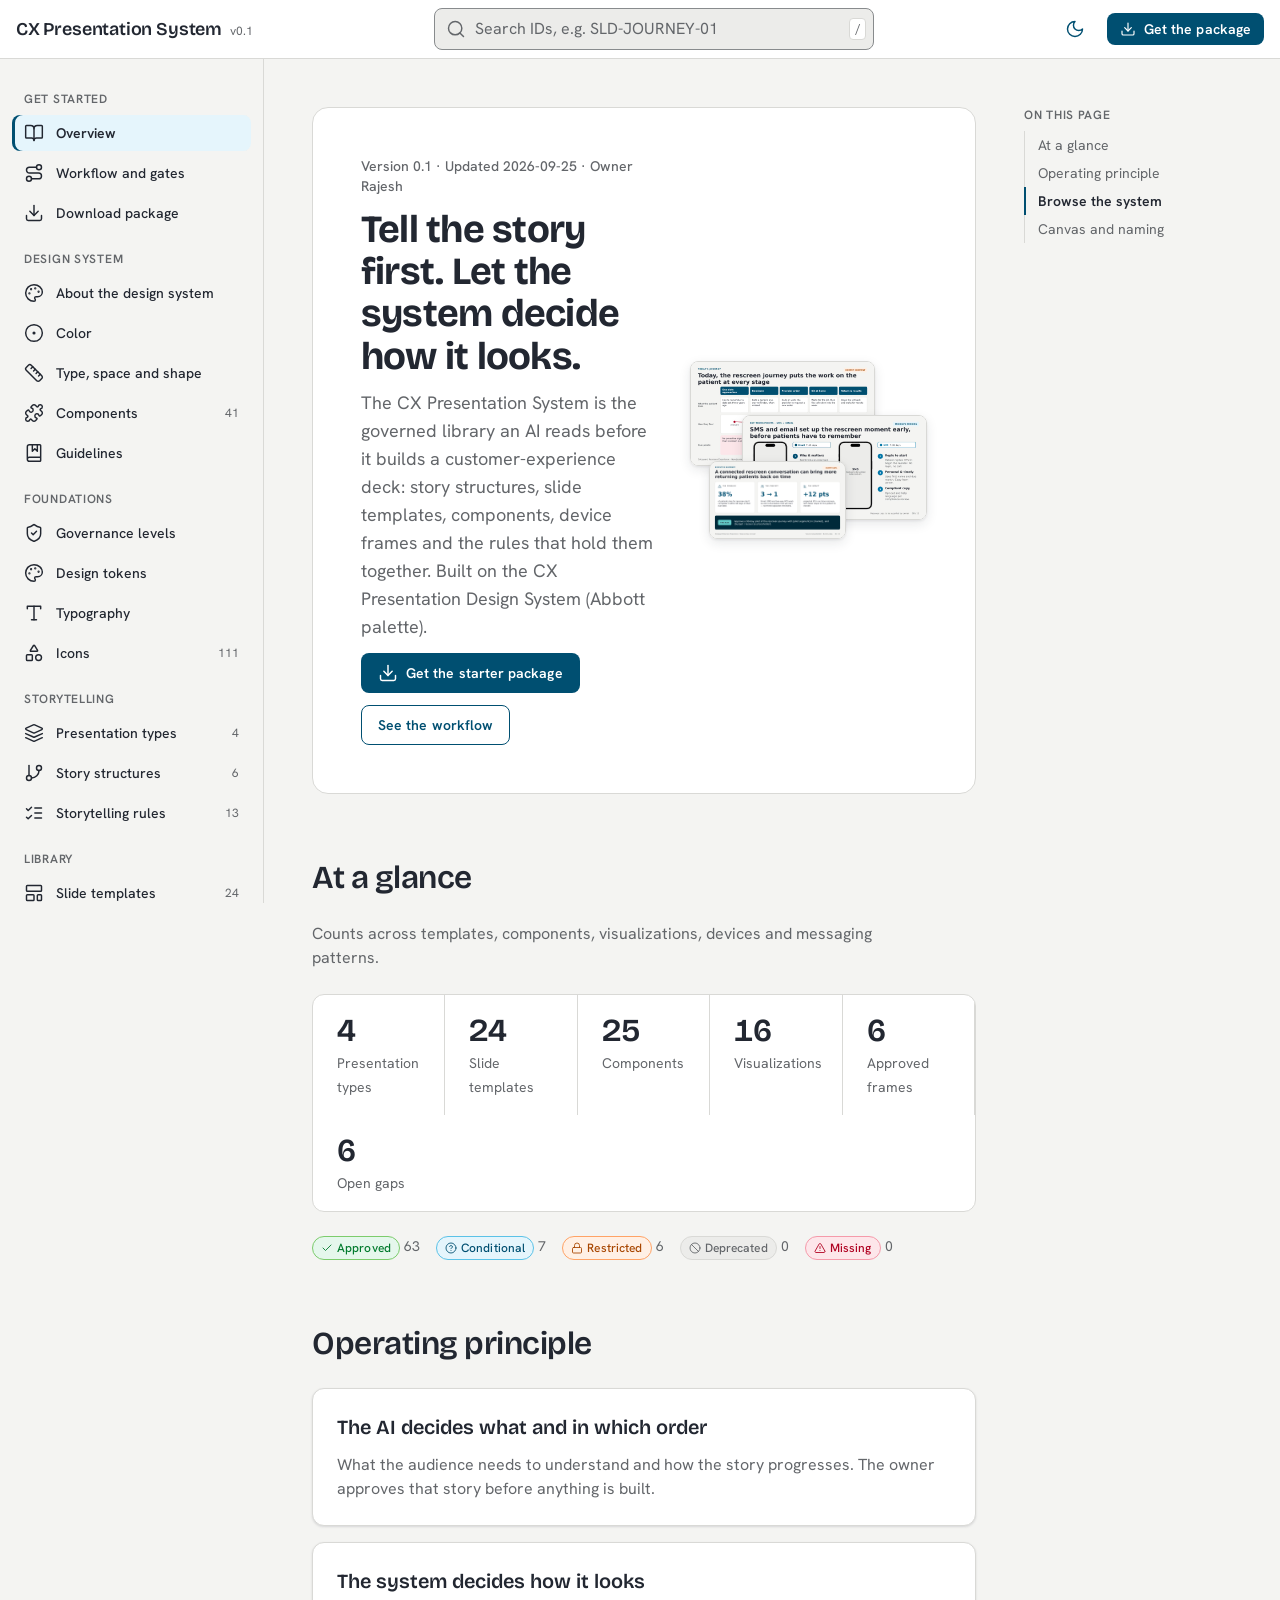
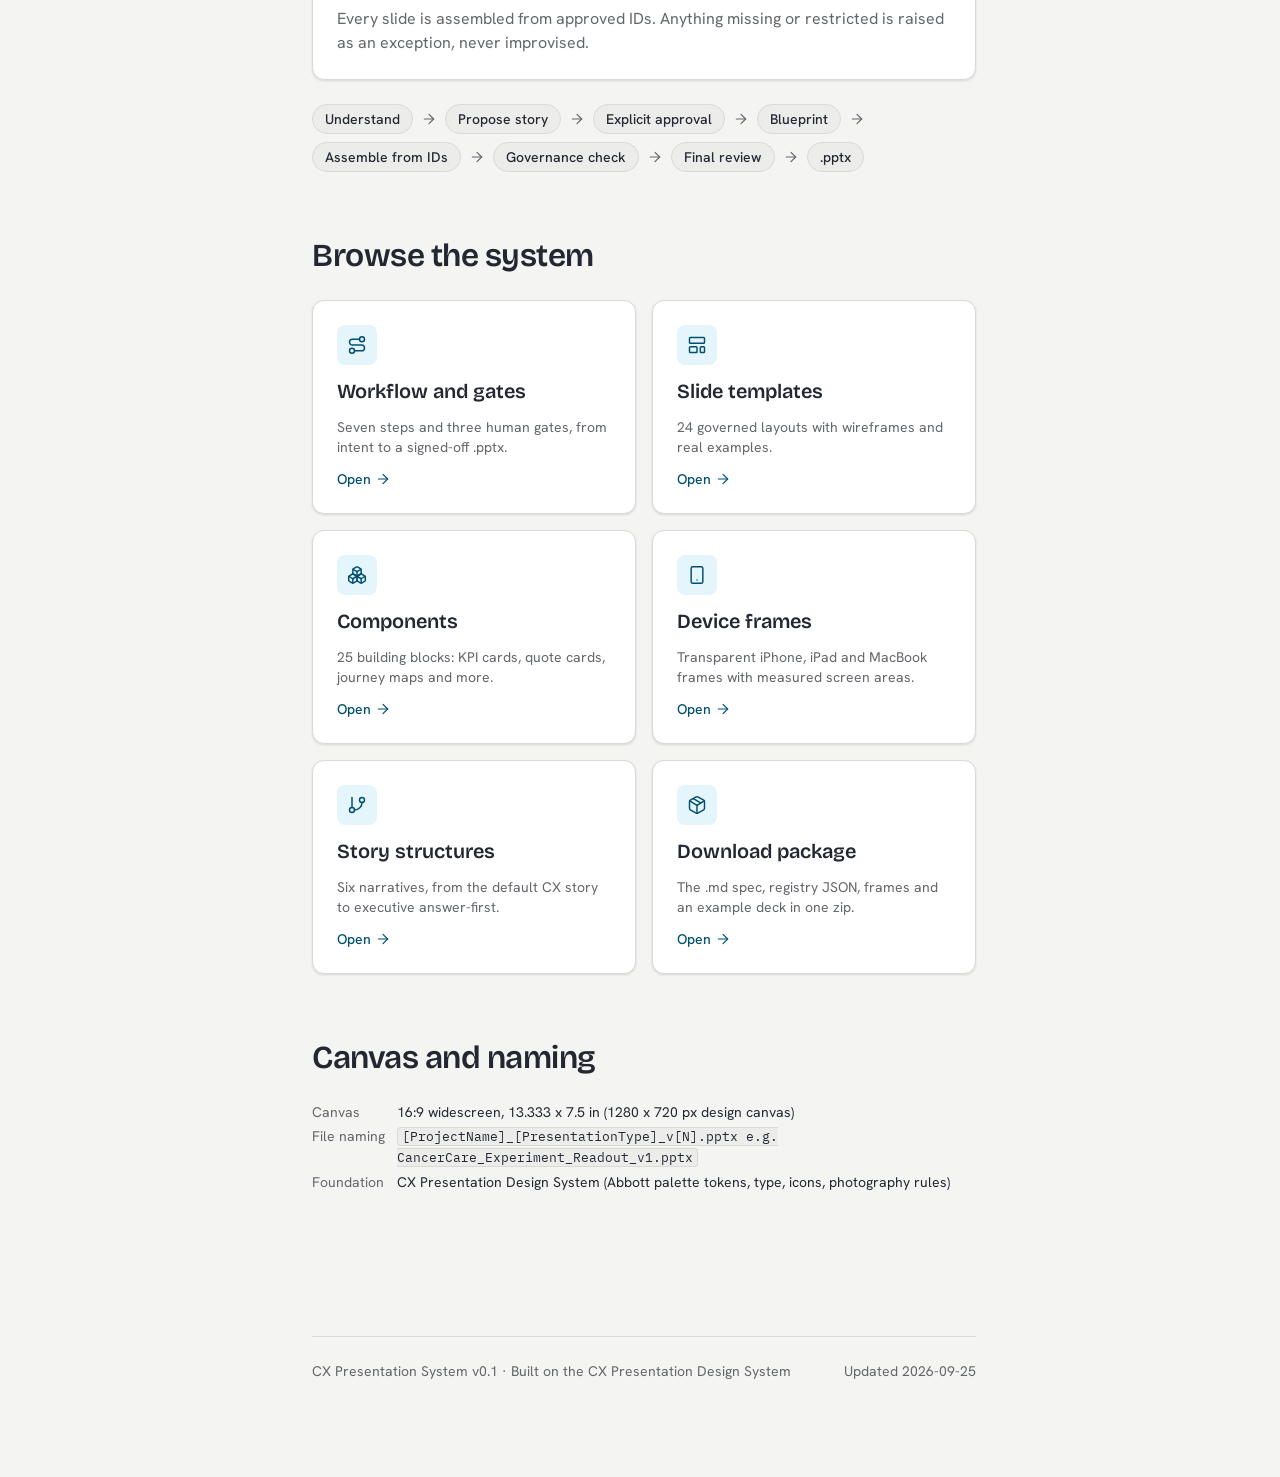
<file: index.html>
<!doctype html>
<html lang="en">
<head>
<meta charset="utf-8">
<meta name="viewport" content="width=device-width, initial-scale=1">
<meta name="robots" content="noindex, nofollow">
<link rel="icon" href="data:image/svg+xml,%3Csvg xmlns=%27http://www.w3.org/2000/svg%27 viewBox=%270 0 32 32%27%3E%3Crect width=%2732%27 height=%2732%27 rx=%278%27 fill=%27%23004F71%27/%3E%3Crect x=%277%27 y=%2710%27 width=%2718%27 height=%2712%27 rx=%272%27 fill=%27none%27 stroke=%27%2364CCC9%27 stroke-width=%272.5%27/%3E%3C/svg%3E">
<title>CX Presentation System</title>
<meta name="description" content="Governed slide templates, components, device frames and story rules for CX presentations, built on the CX Presentation Design System.">
<link rel="preconnect" href="https://fonts.googleapis.com">
<link rel="preconnect" href="https://fonts.gstatic.com" crossorigin>
<link rel="stylesheet" href="https://fonts.googleapis.com/css2?family=Bricolage+Grotesque:opsz,wght@12..96,500;12..96,600;12..96,700&family=Hanken+Grotesk:wght@400;500;600;700&family=IBM+Plex+Mono:wght@400;500&display=swap">
<link rel="stylesheet" href="tokens.css">
<link rel="stylesheet" href="bundle.css">
<style>
  /* Page layout for the documentation site. Values come from CX Presentation Design System tokens only. */
  [hidden] { display: none !important; }
  [hidden] { display: none !important; }
  html { scroll-padding-top: calc(56px + var(--space-6)); }
  body { background: var(--color-background-default); color: var(--color-text-primary); font: var(--font-body); margin: 0; -webkit-font-smoothing: antialiased; }
  a { color: var(--color-text-link); }
  .cx-skip { position: absolute; left: var(--space-4); top: -100px; z-index: var(--z-tooltip); }
  .cx-skip:focus { top: var(--space-2); }

  /* Header */
  .cx-top { position: sticky; top: env(safe-area-inset-top, 0px); z-index: var(--z-sticky); gap: var(--space-3); padding-inline: var(--space-4); }
  .cx-brand { display: flex; align-items: baseline; gap: var(--space-2); text-decoration: none; color: var(--color-text-primary); white-space: nowrap; }
  .cx-brand b { font: var(--font-h4); font-size: 1.125rem; letter-spacing: var(--letter-spacing-h3); }
  .cx-brand span { font: var(--font-caption); color: var(--color-text-secondary); }
  .cx-search { position: relative; flex: 1; max-width: 440px; margin-inline: auto; }
  .cx-search .bl-input { min-height: 36px; background: var(--color-surface-sunken); }
  .cx-kbd { position: absolute; right: var(--space-2); top: 50%; transform: translateY(-50%); font: var(--font-code); font-size: 0.75rem; color: var(--color-text-secondary); border: var(--border-width-1) solid var(--color-border-default); border-radius: var(--radius-sm); padding: 0 var(--space-1); background: var(--color-surface-default); pointer-events: none; }
  .cx-results { position: absolute; left: 0; right: 0; top: calc(100% + var(--space-1)); background: var(--color-surface-elevated); border: var(--border-width-1) solid var(--color-border-default); border-radius: var(--radius-md); box-shadow: var(--shadow-2); z-index: var(--z-dropdown); padding: var(--space-1); max-height: 60vh; overflow: auto; }
  .cx-results a { display: grid; grid-template-columns: auto 1fr auto; gap: var(--space-3); align-items: center; padding: var(--space-2) var(--space-3); border-radius: var(--radius-sm); text-decoration: none; color: var(--color-text-primary); font: var(--font-body-sm); }
  .cx-results a:hover, .cx-results a[aria-selected="true"] { background: var(--color-state-hover); }
  .cx-results code { font: var(--font-code); color: var(--color-text-secondary); }
  .cx-results small { font: var(--font-caption); color: var(--color-text-secondary); }
  .cx-results p { margin: 0; padding: var(--space-3); font: var(--font-body-sm); color: var(--color-text-secondary); }
  .cx-menu-btn { display: none; }
  .cx-hide-sm { display: inline-flex; }

  /* Shell */
  .cx-shell { display: grid; grid-template-columns: var(--layout-sidebar-width) minmax(0, 1fr); max-width: var(--layout-page-max); margin-inline: auto; }
  .cx-side { position: sticky; top: calc(56px + env(safe-area-inset-top, 0px)); height: calc(100vh - 56px - env(safe-area-inset-top, 0px)); overflow-y: auto; padding: var(--space-4) var(--space-3) var(--space-8); border-right: var(--border-width-1) solid var(--color-border-default); background: var(--color-background-default); }
  .cx-side .bl-sidenav__group { text-transform: uppercase; letter-spacing: 0.06em; }
  .cx-side .bl-sidenav a { min-height: 36px; }
  .cx-side .bl-sidenav a .cx-count { margin-left: auto; font: var(--font-caption); color: var(--color-text-secondary); font-variant-numeric: tabular-nums; }
  .cx-main-wrap { display: grid; grid-template-columns: minmax(0, 1fr) 208px; gap: var(--space-8); padding: var(--space-8) var(--space-8) var(--space-11); }
  main { min-width: 0; max-width: 960px; }
  .cx-toc { position: sticky; top: calc(56px + var(--space-8)); align-self: start; font: var(--font-body-sm); }
  .cx-toc p { margin: 0 0 var(--space-2); font: var(--font-caption); font-weight: var(--font-weight-semibold); color: var(--color-text-secondary); text-transform: uppercase; letter-spacing: 0.06em; }
  .cx-toc ol { list-style: none; margin: 0; padding: 0; border-left: var(--border-width-1) solid var(--color-border-default); display: grid; }
  .cx-toc a { display: block; padding: var(--space-1) var(--space-3); margin-left: -1px; border-left: var(--border-width-2) solid transparent; color: var(--color-text-secondary); text-decoration: none; }
  .cx-toc a:hover { color: var(--color-text-primary); }
  .cx-toc a[aria-current="true"] { color: var(--color-text-primary); border-left-color: var(--color-action-primary-bg); font-weight: var(--font-weight-semibold); }

  /* Page furniture */
  .cx-page { display: grid; gap: var(--space-9); }
  .cx-page[hidden] { display: none; }
  .cx-page > *, section > *, .cx-pkg > *, .cx-card > * { min-width: 0; }
  code, .bl-code { overflow-wrap: anywhere; }
  .cx-pkg h2 { overflow-wrap: anywhere; }
  .cx-page > *, section > *, .cx-pkg > *, .cx-card > * { min-width: 0; }
  code, .bl-code { overflow-wrap: anywhere; }
  .cx-pkg h2 { overflow-wrap: anywhere; }
  .cx-head { display: grid; gap: var(--space-3); }
  .cx-crumb { font: var(--font-label); color: var(--color-text-secondary); display: flex; gap: var(--space-2); align-items: center; }
  .cx-lead { font: var(--font-body-lg); color: var(--color-text-secondary); margin: 0; max-width: var(--layout-prose-max); }
  .cx-hero { border-radius: var(--radius-xl); background: var(--color-surface-sunken); border: var(--border-width-1) solid var(--color-border-default); overflow: hidden; }
  section { display: grid; gap: var(--space-5); scroll-margin-top: calc(56px + var(--space-6)); }
  section > h2 { margin: 0; }
  section > p, .cx-p { margin: 0; max-width: var(--layout-prose-max); }
  .cx-muted { color: var(--color-text-secondary); }
  .cx-grid { display: grid; gap: var(--space-4); grid-template-columns: repeat(auto-fill, minmax(min(100%, 250px), 1fr)); }
  .cx-grid--2 { grid-template-columns: repeat(auto-fill, minmax(min(100%, 360px), 1fr)); }
  .cx-grid--3 { grid-template-columns: repeat(auto-fill, minmax(min(100%, 220px), 1fr)); }
  .cx-card-top { display: flex; align-items: center; justify-content: space-between; gap: var(--space-2); flex-wrap: wrap; }
  .cx-card h3, .cx-card h4 { margin: 0; }
  .cx-card { display: grid; gap: var(--space-3); align-content: start; }
  .cx-card p { margin: 0; }
  .cx-id { display: inline-flex; align-items: center; gap: var(--space-1); font: var(--font-code); color: var(--color-text-secondary); }
  .cx-id button { display: grid; place-items: center; width: 28px; height: 28px; border: 0; border-radius: var(--radius-sm); background: transparent; color: var(--color-text-secondary); cursor: pointer; }
  .cx-id button:hover { background: var(--color-state-hover); color: var(--color-text-primary); }
  @media (pointer: coarse) { .cx-id button { width: 44px; height: 44px; } }
  .cx-chips { display: flex; flex-wrap: wrap; gap: var(--space-1); }
  .cx-chip { font: var(--font-code); font-size: 0.75rem; padding: 0 var(--space-2); border-radius: var(--radius-sm); background: var(--color-surface-sunken); border: var(--border-width-1) solid var(--color-border-default); color: var(--color-text-primary); text-decoration: none; line-height: 1.5rem; white-space: nowrap; }
  a.cx-chip:hover { border-color: var(--color-border-strong); }
  .bl-badge--neutral { background: var(--color-surface-sunken); color: var(--color-text-secondary); border-color: var(--color-border-default); }
  .cx-flash { animation: cx-flash 1.6s var(--easing-standard); }
  @keyframes cx-flash { 0%, 40% { box-shadow: 0 0 0 3px var(--color-border-focus); } 100% { box-shadow: 0 0 0 0 transparent; } }
  tr.cx-flash td, tr.cx-flash th { background: var(--color-state-selected-bg); }
  .cx-table td, .cx-table th { vertical-align: top; }
  .cx-table td:first-child { white-space: nowrap; }
  .cx-table .cx-id { white-space: nowrap; }
  .cx-mini { width: 132px; min-width: 132px; display: block; }
  .cx-table td.cx-prev { width: 148px; padding-right: var(--space-2); }
  .cx-wf .dv1 { fill: var(--color-dataviz-1); }
  tr.cx-dep td { opacity: .72; }

  /* Overview */
  .cx-hero-home { display: grid; grid-template-columns: minmax(0, 1.25fr) minmax(0, 1fr); gap: var(--space-6); align-items: center; padding: var(--space-8); background: var(--color-surface-default); }
  .cx-hero-home .bl-display { font-size: clamp(2rem, 3vw, 2.75rem); line-height: 1.1; }
  .cx-collage { position: relative; aspect-ratio: 4 / 3; }
  .cx-collage img { position: absolute; width: 78%; border-radius: var(--radius-md); box-shadow: var(--shadow-2); border: var(--border-width-1) solid var(--color-border-default); }
  .cx-collage img:nth-child(1) { left: 0; top: 0; }
  .cx-collage img:nth-child(2) { right: 0; top: 30%; }
  .cx-collage img:nth-child(3) { left: 8%; bottom: 0; width: 58%; }
  .cx-actions { display: flex; flex-wrap: wrap; gap: var(--space-3); }
  .cx-stats { display: grid; grid-template-columns: repeat(auto-fit, minmax(130px, 1fr)); border: var(--border-width-1) solid var(--color-border-default); border-radius: var(--radius-lg); background: var(--color-surface-default); overflow: hidden; }
  .cx-stats div { padding: var(--space-4) var(--space-5); border-right: var(--border-width-1) solid var(--color-border-default); }
  .cx-stats div:last-child { border-right: 0; }
  .cx-stats b { display: block; font: var(--font-h2); font-variant-numeric: tabular-nums; color: var(--color-text-primary); }
  .cx-stats span { font: var(--font-body-sm); color: var(--color-text-secondary); }
  .cx-tile { text-decoration: none; color: inherit; }
  .cx-tile .cx-ico { width: 40px; height: 40px; display: grid; place-items: center; border-radius: var(--radius-md); background: var(--color-state-selected-bg); color: var(--color-action-secondary-text); }
  .cx-tile p { color: var(--color-text-secondary); font: var(--font-body-sm); }
  .cx-tile .cx-go { display: inline-flex; gap: var(--space-1); align-items: center; font: var(--font-label); color: var(--color-text-link); }

  /* Workflow */
  .cx-flow { list-style: none; margin: 0; padding: 0; display: grid; gap: 0; }
  .cx-flow li { display: grid; grid-template-columns: 40px minmax(0, 1fr); gap: var(--space-4); position: relative; padding-bottom: var(--space-5); }
  .cx-flow li::before { content: ""; position: absolute; left: 19px; top: 40px; bottom: 0; width: 2px; background: var(--color-border-default); }
  .cx-flow li:last-child::before { display: none; }
  .cx-dot { width: 40px; height: 40px; border-radius: var(--radius-full); display: grid; place-items: center; background: var(--color-surface-default); border: var(--border-width-2) solid var(--color-action-primary-bg); color: var(--color-action-secondary-text); font: var(--font-label); font-weight: var(--font-weight-bold); z-index: 1; }
  .cx-flow li.is-gate .cx-dot { background: var(--color-status-warning-bg); border-color: var(--color-status-warning-solid); color: var(--color-status-warning-fg); }
  .cx-flow h3 { margin: var(--space-2) 0 var(--space-1); font: var(--font-h4); display: flex; gap: var(--space-2); align-items: center; flex-wrap: wrap; }
  .cx-flow li.is-any .cx-dot { border-style: dashed; }
  .cx-flow li.is-any > div { padding: var(--space-3) var(--space-4); margin-left: calc(var(--space-2) * -1); border-radius: var(--radius-md); background: var(--color-status-warning-bg); border: var(--border-width-1) dashed var(--color-status-warning-border); }
  .cx-flow li.is-any h3 { margin-top: 0; }
  .cx-flow p { margin: 0; color: var(--color-text-secondary); max-width: var(--layout-prose-max); }
  .cx-pre { position: relative; }
  .cx-tree { white-space: pre-wrap; }
  .cx-pre pre { margin: 0; padding: var(--space-5); background: var(--color-surface-sunken); border: var(--border-width-1) solid var(--color-border-default); border-radius: var(--radius-lg); font: var(--font-code); overflow-x: auto; color: var(--color-text-primary); }
  .cx-pre .bl-btn { position: absolute; top: var(--space-2); right: var(--space-2); background: var(--color-surface-default); }
  .cx-note { display: grid; grid-template-columns: auto 1fr; gap: var(--space-3); padding: var(--space-4) var(--space-5); border-radius: var(--radius-md); background: var(--color-status-info-bg); color: var(--color-status-info-fg); border: var(--border-width-1) solid var(--color-status-info-border); }
  .cx-note--warn { background: var(--color-status-warning-bg); color: var(--color-status-warning-fg); border-color: var(--color-status-warning-border); }
  .cx-note p { margin: 0; color: var(--color-text-primary); }
  .cx-note b { color: inherit; }

  /* Sequences and story flow */
  .cx-seq { list-style: none; margin: 0; padding: 0; display: grid; gap: var(--space-1); counter-reset: s; }
  .cx-seq li { display: grid; grid-template-columns: 28px minmax(0, 1fr) auto; gap: var(--space-3); align-items: center; padding: var(--space-2) 0; border-bottom: var(--border-width-1) solid var(--color-border-default); font: var(--font-body-sm); }
  .cx-seq li:last-child { border-bottom: 0; }
  .cx-seq li::before { counter-increment: s; content: counter(s, decimal-leading-zero); font: var(--font-code); color: var(--color-text-secondary); }
  .cx-arrows { display: flex; flex-wrap: wrap; gap: var(--space-2); align-items: center; }
  .cx-arrows span { padding: var(--space-1) var(--space-3); border-radius: var(--radius-full); background: var(--color-surface-sunken); border: var(--border-width-1) solid var(--color-border-default); font: var(--font-label); }
  .cx-arrows .bl-icon { color: var(--color-text-secondary); }

  /* Slide templates */
  .cx-wf { display: block; width: 100%; height: auto; aspect-ratio: 16 / 9; border-radius: var(--radius-md); border: var(--border-width-1) solid var(--color-border-default); background: var(--color-background-default); }
  .cx-wf .g { fill: var(--color-background-default); } .cx-wf .s { fill: var(--color-surface-default); stroke: var(--color-border-default); stroke-width: .4; }
  .cx-wf .t { fill: var(--color-text-primary); } .cx-wf .m { fill: var(--color-border-strong); opacity: .55; } .cx-wf .l { fill: var(--color-border-default); }
  .cx-wf .p { fill: var(--color-action-primary-bg); } .cx-wf .pl { fill: var(--color-action-primary-text); opacity: .8; } .cx-wf .a { fill: var(--color-accent-bg); }
  .cx-wf .k { fill: var(--color-surface-inverse); } .cx-wf .kl { fill: var(--color-text-inverse); opacity: .7; }
  .cx-wf .e { fill: var(--color-status-error-bg); } .cx-wf .ok { fill: var(--color-status-success-bg); }
  .cx-wf .ln { fill: none; stroke: var(--color-action-primary-bg); stroke-width: .9; } .cx-wf .ax { fill: none; stroke: var(--color-border-strong); stroke-width: .5; }
  .cx-wf .dv2 { fill: var(--color-dataviz-2); } .cx-wf .dv3 { fill: var(--color-dataviz-3); } .cx-wf .dv4 { fill: var(--color-dataviz-4); }
  .cx-wf .ph { fill: var(--color-surface-default); stroke: var(--color-text-primary); stroke-width: 1.2; } .cx-wf .phs { fill: var(--color-surface-sunken); }
  .cx-media { position: relative; }
  .cx-media img { display: block; width: 100%; aspect-ratio: 16 / 9; border-radius: var(--radius-md); border: var(--border-width-1) solid var(--color-border-default); }
  .cx-seg { display: inline-flex; padding: 2px; border-radius: var(--radius-md); background: var(--color-surface-sunken); border: var(--border-width-1) solid var(--color-border-default); }
  .cx-seg button { border: 0; background: transparent; font: var(--font-label); color: var(--color-text-secondary); padding: var(--space-1) var(--space-3); border-radius: var(--radius-sm); cursor: pointer; min-height: 32px; }
  .cx-seg button[aria-pressed="true"] { background: var(--color-surface-default); color: var(--color-text-primary); box-shadow: var(--shadow-1); }
  .cx-filter { display: flex; gap: var(--space-2); flex-wrap: wrap; align-items: center; }
  .cx-filter button { border: var(--border-width-1) solid var(--color-border-default); background: var(--color-surface-default); border-radius: var(--radius-full); padding: 0 var(--space-3); min-height: 32px; font: var(--font-label); color: var(--color-text-primary); cursor: pointer; }
  .cx-filter button[aria-pressed="true"] { background: var(--color-state-selected-bg); border-color: var(--color-state-selected-border); font-weight: var(--font-weight-semibold); }
  .cx-dep { opacity: .72; }
  .cx-meta { display: grid; grid-template-columns: auto minmax(0, 1fr); gap: var(--space-1) var(--space-3); font: var(--font-body-sm); margin: 0; }
  .cx-meta dt { color: var(--color-text-secondary); } .cx-meta dd { margin: 0; }

  /* Template decks */
  .cx-tpl { display: grid; gap: var(--space-4); padding-top: var(--space-5); border-top: var(--border-width-1) solid var(--color-border-default); }
  .cx-tpl > *, [data-tpl-body] > * { min-width: 0; }
  [data-tpl-body] { display: grid; gap: var(--space-3); }
  .cx-tpl > *, [data-tpl-body] > * { min-width: 0; }
  [data-tpl-body] { display: grid; gap: var(--space-3); }
  .cx-tpl-main img { display: block; width: 100%; height: auto; aspect-ratio: 16 / 9; border-radius: var(--radius-md); border: var(--border-width-1) solid var(--color-border-default); box-shadow: var(--shadow-1); }
  .cx-thumbs { display: flex; gap: var(--space-2); overflow-x: auto; padding: var(--space-1) 2px var(--space-2); scroll-snap-type: x proximity; }
  .cx-thumbs button { flex: 0 0 auto; width: 132px; display: grid; gap: var(--space-1); padding: 0; border: 0; background: transparent; cursor: pointer; text-align: left; scroll-snap-align: start; color: var(--color-text-secondary); font: var(--font-caption); }
  .cx-thumbs img { width: 100%; height: auto; aspect-ratio: 16 / 9; border-radius: var(--radius-sm); border: var(--border-width-2) solid var(--color-border-default); display: block; }
  .cx-thumbs button[aria-current="true"] img { border-color: var(--color-action-primary-bg); }
  .cx-thumbs button[aria-current="true"] { color: var(--color-text-primary); font-weight: var(--font-weight-semibold); }
  .cx-thumbs span { overflow: hidden; text-overflow: ellipsis; white-space: nowrap; }
  .cx-cap { display: flex; justify-content: space-between; gap: var(--space-3); flex-wrap: wrap; font: var(--font-body-sm); color: var(--color-text-secondary); }
  .cx-cap b { color: var(--color-text-primary); font-weight: var(--font-weight-semibold); }

  /* Devices */
  .cx-stage { display: grid; place-items: center; padding: var(--space-6); background: var(--color-surface-sunken); border-radius: var(--radius-md); min-height: 260px; }
  .cx-frame { position: relative; display: inline-block; line-height: 0; }
  .cx-frame img { max-height: 240px; width: auto; max-width: 100%; }
  .cx-frame .cx-area { position: absolute; border: var(--border-width-2) dashed var(--color-status-info-solid); background: color-mix(in srgb, var(--color-status-info-bg) 70%, transparent); border-radius: var(--radius-sm); display: grid; place-items: center; font: var(--font-caption); color: var(--color-status-info-fg); line-height: 1.2; text-align: center; padding: var(--space-1); }
  .cx-area { display: none !important; } .cx-show-areas .cx-area { display: grid !important; }
  .cx-missing { display: grid; place-items: center; min-height: 260px; border: var(--border-width-2) dashed var(--color-border-strong); border-radius: var(--radius-md); color: var(--color-text-secondary); text-align: center; padding: var(--space-5); font: var(--font-body-sm); gap: var(--space-2); }
  .cx-lineup { display: flex; align-items: flex-end; justify-content: center; gap: var(--space-6); padding: var(--space-8) var(--space-6) var(--space-6); flex-wrap: wrap; }
  .cx-lineup img { height: auto; }
  .cx-toolbar { display: flex; gap: var(--space-3); align-items: center; flex-wrap: wrap; justify-content: space-between; }
  .bl-switch-row { display: inline-flex; align-items: center; gap: var(--space-2); font: var(--font-label); cursor: pointer; }

  /* Messaging drafts: native platform colors are allowed inside MSG-* only (CX system rule). */
  .cx-msg { --msg-blue: #0a84ff; --msg-green: #34c759; --msg-grey: #e9e9eb; --msg-ink: #111111; --msg-bg: #ffffff; }
  .cx-phone { position: relative; width: 200px; max-width: 100%; }
  .cx-phone img { width: 100%; height: auto; position: relative; z-index: 1; display: block; }
  .cx-phone .scr { position: absolute; z-index: 0; background: var(--msg-bg); border-radius: 22px; overflow: hidden; display: flex; flex-direction: column; gap: 5px; padding: 30px 10px 10px; font-family: system-ui, -apple-system, sans-serif; font-size: 9px; line-height: 1.3; color: var(--msg-ink); }
  .cx-phone .hd { text-align: center; font-size: 8px; color: #6e6e73; margin-bottom: 4px; }
  .cx-phone .hd b { display: block; color: var(--msg-ink); font-size: 9px; }
  .cx-phone .b { max-width: 78%; padding: 5px 8px; border-radius: 12px; }
  .cx-phone .in { background: var(--msg-grey); align-self: flex-start; }
  .cx-phone .out { background: var(--msg-blue); color: #fff; align-self: flex-end; }
  .cx-phone .sms { background: var(--msg-green); color: #fff; align-self: flex-end; }
  .cx-phone .card { background: var(--msg-grey); border-radius: 12px; overflow: hidden; align-self: flex-start; max-width: 86%; }
  .cx-phone .card i { display: block; height: 42px; background: #c7c7cc; }
  .cx-phone .card span { display: block; padding: 5px 8px; }
  .cx-phone .rep { display: flex; flex-wrap: wrap; gap: 4px; }
  .cx-phone .rep span { border: 1px solid var(--msg-blue); color: var(--msg-blue); border-radius: 10px; padding: 2px 7px; font-size: 8px; }
  .cx-phone .lock { color: #fff; align-items: stretch;
    background: radial-gradient(120% 70% at 20% 10%, #009cde 0%, transparent 60%), radial-gradient(90% 60% at 90% 40%, #470a68 0%, transparent 65%), radial-gradient(110% 70% at 30% 100%, #64ccc9 0%, transparent 70%), linear-gradient(160deg, #004f71 0%, #002a3a 100%); }
  .cx-phone .lock .date { text-align: center; font-size: 8px; opacity: .85; margin-top: 4px; }
  .cx-phone .lock .time { text-shadow: 0 1px 6px rgba(0,0,0,.25); }
  .cx-phone .lock .time { text-align: center; font-size: 30px; font-weight: 300; margin: 6px 0 10px; }
  .cx-phone .nt { background: rgba(255,255,255,.82); color: var(--msg-ink); border-radius: 10px; padding: 6px 8px; }
  .cx-phone .nt b { display: block; font-size: 8px; color: #6e6e73; font-weight: 500; }
  .cx-phone .meta { font-size: 7px; color: #6e6e73; align-self: flex-end; }

  /* Tokens */
  .cx-swatch { display: grid; grid-template-rows: 88px auto; border-radius: var(--radius-lg); overflow: hidden; border: var(--border-width-1) solid var(--color-border-default); background: var(--color-surface-default); }
  .cx-swatch > div:first-child { border-bottom: var(--border-width-1) solid var(--color-border-default); }
  .cx-swatch > div:last-child { padding: var(--space-3); display: grid; gap: var(--space-1); font: var(--font-body-sm); }
  .cx-swatch code { font: var(--font-code); font-size: 0.75rem; word-break: break-all; }
  .cx-dv { display: grid; grid-template-columns: repeat(6, 1fr); border-radius: var(--radius-md); overflow: hidden; border: var(--border-width-1) solid var(--color-border-default); }
  .cx-dv div { height: 72px; display: flex; align-items: flex-end; padding: var(--space-2); color: var(--color-text-inverse); font: var(--font-code); font-size: 0.75rem; }
  .cx-status { display: grid; gap: var(--space-2); grid-template-columns: repeat(auto-fill, minmax(min(100%, 180px), 1fr)); }
  .cx-status div { padding: var(--space-3) var(--space-4); border-radius: var(--radius-md); border: var(--border-width-1) solid; display: flex; gap: var(--space-2); align-items: center; font: var(--font-label); }
  .cx-spec { display: grid; gap: var(--space-2); }
  .cx-spec-row { display: grid; grid-template-columns: minmax(0, 1fr) 220px; gap: var(--space-4); align-items: baseline; padding: var(--space-4) 0; border-bottom: var(--border-width-1) solid var(--color-border-default); }
  .cx-spec-row small { font: var(--font-code); color: var(--color-text-secondary); }
  .cx-space { display: grid; gap: var(--space-2); }
  .cx-space div { display: grid; grid-template-columns: 90px 1fr; align-items: center; gap: var(--space-3); font: var(--font-code); font-size: 0.75rem; color: var(--color-text-secondary); }
  .cx-space i { display: block; height: 16px; background: var(--color-action-primary-bg); border-radius: var(--radius-sm); }
  .cx-radius { display: flex; gap: var(--space-5); flex-wrap: wrap; }
  .cx-radius div { display: grid; gap: var(--space-2); justify-items: center; font: var(--font-code); font-size: 0.75rem; color: var(--color-text-secondary); }
  .cx-radius i { width: 72px; height: 72px; background: var(--color-surface-default); border: var(--border-width-2) solid var(--color-action-primary-bg); }

  /* Icons */
  .cx-icons { display: grid; grid-template-columns: repeat(auto-fill, minmax(min(100%, 172px), 1fr)); gap: var(--space-3); }
  .cx-icon-cell { min-width: 0; }
  .cx-icon-bar { position: sticky; top: calc(56px + env(safe-area-inset-top, 0px)); z-index: 2; background: var(--color-background-default); padding-block: var(--space-3); border-bottom: var(--border-width-1) solid var(--color-border-default); }
  .cx-icon-cell .cx-id { font-size: 0.75rem; flex-wrap: wrap; justify-content: center; overflow-wrap: anywhere; max-width: 100%; text-align: center; }
  .cx-icon-cell { display: grid; justify-items: center; gap: var(--space-2); padding: var(--space-5) var(--space-3) var(--space-3); border-radius: var(--radius-lg); border: var(--border-width-1) solid var(--color-border-default); background: var(--color-surface-default); text-align: center; }
  .cx-icon-cell svg { width: 32px; height: 32px; color: var(--color-text-primary); }
  .cx-icon-cell small { font: var(--font-caption); color: var(--color-text-secondary); }

  /* Download */
  .cx-pkg { display: grid; grid-template-columns: minmax(0, 1fr) auto; gap: var(--space-5); align-items: center; padding: var(--space-6); border-radius: var(--radius-xl); background: var(--color-surface-default); border: var(--border-width-1) solid var(--color-border-default); box-shadow: var(--shadow-1); }
  .cx-pkg h2 { margin: 0; }
  .cx-files { display: grid; gap: 0; border: var(--border-width-1) solid var(--color-border-default); border-radius: var(--radius-lg); background: var(--color-surface-default); overflow: hidden; }
  .cx-file { display: grid; grid-template-columns: 40px minmax(0, 1fr) auto; gap: var(--space-3); align-items: center; padding: var(--space-3) var(--space-4); border-bottom: var(--border-width-1) solid var(--color-border-default); }
  .cx-file:last-child { border-bottom: 0; }
  .cx-file .cx-ico { width: 40px; height: 40px; display: grid; place-items: center; border-radius: var(--radius-md); background: var(--color-surface-sunken); color: var(--color-text-secondary); }
  .cx-file b { display: block; font: var(--font-label); word-break: break-word; }
  .cx-file small { font: var(--font-caption); color: var(--color-text-secondary); }
  .cx-steps { list-style: none; margin: 0; padding: 0; display: grid; gap: var(--space-3); counter-reset: st; }
  .cx-steps li { display: grid; grid-template-columns: 32px minmax(0, 1fr); gap: var(--space-3); }
  .cx-steps li::before { counter-increment: st; content: counter(st); width: 32px; height: 32px; border-radius: var(--radius-full); display: grid; place-items: center; background: var(--color-action-primary-bg); color: var(--color-action-primary-text); font: var(--font-label); font-weight: var(--font-weight-bold); }
  .cx-steps b { display: block; }
  .cx-steps span { color: var(--color-text-secondary); font: var(--font-body-sm); }
  .cx-tree { font: var(--font-code); }

  /* Example deck */
  .cx-gallery { display: grid; gap: var(--space-6); grid-template-columns: repeat(auto-fill, minmax(min(100%, 380px), 1fr)); }
  .cx-gallery figure { margin: 0; display: grid; gap: var(--space-2); }
  .cx-gallery img { width: 100%; height: auto; aspect-ratio: 16 / 9; border-radius: var(--radius-md); border: var(--border-width-1) solid var(--color-border-default); box-shadow: var(--shadow-1); }
  .cx-gallery figcaption { display: grid; gap: var(--space-1); font: var(--font-body-sm); }
  .cx-gallery figcaption b { font: var(--font-label); }

  .cx-status-live { position: fixed; bottom: calc(var(--space-5) + env(safe-area-inset-bottom, 0px)); left: 50%; transform: translateX(-50%); z-index: var(--z-toast); }
  .cx-foot { margin-top: var(--space-10); padding-top: var(--space-5); border-top: var(--border-width-1) solid var(--color-border-default); display: flex; justify-content: space-between; gap: var(--space-4); flex-wrap: wrap; font: var(--font-body-sm); color: var(--color-text-secondary); }
  .cx-scrim { display: none; }

  @media (max-width: 1279.98px) {
    .cx-main-wrap { grid-template-columns: minmax(0, 1fr); }
    .cx-toc { display: none; }
  }
  @media (max-width: 1023.98px) {
    .cx-shell { grid-template-columns: minmax(0, 1fr); }
    .cx-menu-btn { display: inline-flex; }
    .cx-side { position: fixed; left: 0; top: calc(56px + env(safe-area-inset-top, 0px)); bottom: 0; height: auto; width: min(86vw, var(--layout-sidebar-width)); z-index: var(--z-modal); background: var(--color-surface-elevated); box-shadow: var(--shadow-3); transform: translateX(-105%); transition: transform var(--duration-normal) var(--easing-standard); }
    body.cx-nav-open .cx-side { transform: none; }
    body.cx-nav-open .cx-scrim { display: block; position: fixed; inset: calc(56px + env(safe-area-inset-top, 0px)) 0 0 0; background: var(--color-overlay-scrim); z-index: var(--z-overlay); }
    .cx-main-wrap { padding: var(--space-6) var(--space-6) var(--space-10); }
  }
  @media (max-width: 767.98px) {
    .cx-main-wrap { padding: var(--space-5) var(--space-4) var(--space-10); }
    .cx-hero-home { grid-template-columns: minmax(0, 1fr); padding: var(--space-5); }
    .cx-hide-sm { display: none; }
    .cx-kbd { display: none; }
    .cx-brand span { display: none; }
    .cx-pkg { grid-template-columns: minmax(0, 1fr); padding: var(--space-5); }
    .cx-spec-row { grid-template-columns: minmax(0, 1fr); }
    .cx-stats div { border-right: 0; border-bottom: var(--border-width-1) solid var(--color-border-default); }
  }
  @media (prefers-reduced-motion: reduce) { .cx-flash { animation: none; } .cx-side { transition: none; } }

  /* Design system pages */
  .cx-stat b { font: var(--font-display); letter-spacing: var(--letter-spacing-display); color: var(--color-action-primary-bg); }
  .cx-dot { display: inline-block; width: 12px; height: 12px; border-radius: var(--radius-full, 999px); margin-right: var(--space-2); vertical-align: -1px; box-shadow: inset 0 0 0 1px rgba(0,0,0,.12); }
  .cx-bswatch { padding: 0; overflow: hidden; gap: 0; }
  .cx-bswatch > div:first-child { height: 72px; }
  .cx-bswatch > div:last-child { display: grid; gap: var(--space-1); padding: var(--space-4); }
  .cx-bswatch code { font: var(--font-code); color: var(--color-text-secondary); }
  .cx-pass, .cx-warn, .cx-fail { display: inline-block; margin-left: var(--space-1); padding: 0 var(--space-2); border-radius: var(--radius-sm); font: var(--font-caption); font-weight: var(--font-weight-semibold); }
  .cx-pass { background: var(--color-status-success-bg); color: var(--color-status-success-fg); }
  .cx-warn { background: var(--color-status-warning-bg); color: var(--color-status-warning-fg); }
  .cx-fail { background: var(--color-status-error-bg); color: var(--color-status-error-fg); }
  .cx-ramps { display: grid; gap: var(--space-4); }
  .cx-ramp { display: grid; gap: var(--space-2); }
  .cx-ramp > b { font: var(--font-label); text-transform: capitalize; }
  .cx-ramp > div { display: grid; grid-template-columns: repeat(auto-fit, minmax(72px, 1fr)); border-radius: var(--radius-md); overflow: hidden; border: var(--border-width-1) solid var(--color-border-default); }
  .cx-ramp span { display: grid; gap: 2px; padding: var(--space-3) var(--space-2); min-height: 64px; align-content: end; }
  .cx-ramp i { font-style: normal; font: var(--font-label); }
  .cx-ramp code { font: var(--font-code); font-size: 0.6875rem; opacity: .9; }
  .cx-type-sample { display: block; white-space: nowrap; overflow: hidden; text-overflow: ellipsis; max-width: 360px; }
  .cx-fam { font-size: 3rem; line-height: 1; color: var(--color-text-primary); }
  .cx-bar { display: block; height: 12px; background: var(--color-action-primary-bg); border-radius: 2px; min-width: 1px; }
  .cx-shadow { padding: var(--space-5); border-radius: var(--radius-lg); background: var(--color-surface-default); display: grid; gap: var(--space-2); }
  .cx-shadow p { margin: 0; }
  .cx-dsc-grid { display: grid; gap: var(--space-5); grid-template-columns: repeat(auto-fill, minmax(min(100%, 460px), 1fr)); }
  .cx-dsc-frame { border: var(--border-width-1) solid var(--color-border-default); border-radius: var(--radius-md); background: var(--color-background-default); overflow: hidden; }
  .cx-dsc-frame--wide { overflow-x: auto; }
  .cx-dsc-frame iframe { display: block; width: 100%; border: 0; background: transparent; }
  .cx-dsc-frame--wide iframe { max-width: none; }
  .cx-dsc-more summary { cursor: pointer; font: var(--font-label); color: var(--color-text-link); }
  .cx-dsc-more[open] summary { margin-bottom: var(--space-3); }
  .cx-md { display: grid; gap: var(--space-3); max-width: 80ch; }
  .cx-md p { margin: 0; }
  .cx-md-h { margin: var(--space-3) 0 0; }
  .cx-md-list { margin: 0; padding-left: var(--space-5); display: grid; gap: var(--space-2); }
  .cx-md > * { min-width: 0; }
  .cx-tokrow th code { white-space: nowrap; }
</style>

<a class="bl-btn bl-btn--primary cx-skip" href="#main">Skip to content</a>
</head>
<body>
<header class="bl-header cx-top">
  <button class="bl-btn bl-btn--ghost bl-btn--icon cx-menu-btn" id="menuBtn" type="button" aria-label="Open navigation" aria-expanded="false" aria-controls="sidenav"><svg class="bl-icon" viewBox="0 0 24 24" aria-hidden="true"><line x1="4" x2="20" y1="12" y2="12"></line><line x1="4" x2="20" y1="6" y2="6"></line><line x1="4" x2="20" y1="18" y2="18"></line></svg></button>
  <a class="cx-brand" href="#overview"><b>CX Presentation System</b><span id="brandVer"></span></a>
  <div class="cx-search" role="search">
    <label class="bl-sr-only" for="q">Search the system</label>
    <div class="bl-input-wrap">
      <svg class="bl-icon" viewBox="0 0 24 24" aria-hidden="true"><circle cx="11" cy="11" r="8"></circle><path d="m21 21-4.3-4.3"></path></svg>
      <input class="bl-input" id="q" type="search" placeholder="Search IDs, e.g. SLD-JOURNEY-01" autocomplete="off" role="combobox" aria-expanded="false" aria-controls="qResults" aria-autocomplete="list">
      <span class="cx-kbd" aria-hidden="true">/</span>
    </div>
    <div class="cx-results" id="qResults" role="listbox" aria-label="Search results" hidden></div>
  </div>
  <button class="bl-btn bl-btn--ghost bl-btn--icon" id="themeBtn" type="button" aria-label="Switch to dark theme"><svg class="bl-icon" viewBox="0 0 24 24" aria-hidden="true" id="themeIco"><path d="M12 3a6 6 0 0 0 9 9 9 9 0 1 1-9-9Z"></path></svg></button>
  <a class="bl-btn bl-btn--primary bl-btn--sm cx-hide-sm" href="#download"><svg class="bl-icon" viewBox="0 0 24 24" aria-hidden="true"><path d="M21 15v4a2 2 0 0 1-2 2H5a2 2 0 0 1-2-2v-4"></path><polyline points="7 10 12 15 17 10"></polyline><line x1="12" x2="12" y1="15" y2="3"></line></svg>Get the package</a>
</header>

<div class="cx-shell">
  <nav class="cx-side" id="sidenav" aria-label="Documentation"><div class="bl-sidenav" id="navList"></div></nav>
  <div class="cx-scrim" id="scrim"></div>
  <div class="cx-main-wrap">
    <main id="main" tabindex="-1"></main>
    <aside class="cx-toc" aria-label="On this page"><p>On this page</p><ol id="toc"></ol></aside>
  </div>
</div>
<div class="cx-status-live" aria-live="polite" id="live"></div>

<script src="js/jszip.min.js"></script>
<script src="js/cxdeck.js"></script>
<script type="application/json" id="registry">{
  "meta": {
    "name": "CX Presentation System",
    "version": "0.1",
    "updated": "2026-09-25",
    "owner": "Rajesh",
    "foundation": "CX Presentation Design System (Abbott palette tokens, type, icons, photography rules)",
    "canvas": "16:9 widescreen, 13.333 x 7.5 in (1280 x 720 px design canvas)",
    "fileNaming": "[ProjectName]_[PresentationType]_v[N].pptx  e.g. CancerCare_Experiment_Readout_v1.pptx"
  },
  "workflow": [
    {
      "id": "STEP-01",
      "name": "User intent",
      "desc": "Owner shares objective, audience, context, data, research, quotes, screenshots."
    },
    {
      "id": "STEP-02",
      "name": "AI understanding",
      "desc": "Why, for whom, what decision, what evidence exists, level of detail."
    },
    {
      "id": "STEP-03",
      "name": "Story strategy",
      "desc": "Pick a presentation type and story structure; draft the narrative."
    },
    {
      "id": "GATE-01",
      "name": "Story approval",
      "gate": true,
      "desc": "Story Proposal goes to the owner. Only an explicit approval unlocks the next step. Silence, partial feedback or implied approval is not approval."
    },
    {
      "id": "STEP-04",
      "name": "Presentation blueprint",
      "desc": "Map every approved slide to template, component, visualization, asset and representation IDs."
    },
    {
      "id": "STEP-05",
      "name": "Governed assembly",
      "desc": "Build the .pptx from approved elements only."
    },
    {
      "id": "STEP-06",
      "name": "Governance check",
      "desc": "Story, design, assets, visualization, content and PowerPoint QC."
    },
    {
      "id": "GATE-03",
      "name": "Final human review",
      "gate": true,
      "desc": "Owner reviews, edits and signs off the deck."
    },
    {
      "id": "STEP-07",
      "name": "Final presentation",
      "desc": "Downloadable .pptx with name, slide count, story used, exceptions and gaps."
    }
  ],
  "gate2": {
    "id": "GATE-02",
    "name": "Governance exception",
    "desc": "Raised at any step when a needed element is missing or Restricted. Assembly of that element pauses until a human approves or substitutes."
  },
  "governanceLevels": [
    {
      "id": "approved",
      "name": "Approved",
      "rule": "AI may use it automatically."
    },
    {
      "id": "conditional",
      "name": "Conditional",
      "rule": "AI may use it only when the stated condition is met."
    },
    {
      "id": "restricted",
      "name": "Restricted",
      "rule": "Needs human approval for each use. Proposed drafts start here."
    },
    {
      "id": "deprecated",
      "name": "Deprecated",
      "rule": "Never used in new presentations."
    },
    {
      "id": "gap",
      "name": "Missing",
      "rule": "Needed but not in the library. AI flags it (GATE-02) and never improvises it."
    }
  ],
  "hierarchy": [
    {
      "n": 1,
      "name": "Approved existing asset",
      "action": "Reuse it as is."
    },
    {
      "n": 2,
      "name": "Approved component",
      "action": "Assemble the experience from it."
    },
    {
      "n": 3,
      "name": "Approved representation pattern",
      "action": "Follow the established pattern."
    },
    {
      "n": 4,
      "name": "Similar approved pattern",
      "action": "Adapt the closest one without changing its visual language."
    },
    {
      "n": 5,
      "name": "Nothing approved exists",
      "action": "Flag the gap and request approval (GATE-02)."
    }
  ],
  "presentationTypes": [
    {
      "id": "TPL-PERFORMANCE-01",
      "name": "Performance Readout",
      "status": "approved",
      "icon": "trending-up",
      "purpose": "Communicate performance, progress, outcomes and key business or CX metrics.",
      "signals": "Performance data + business metrics",
      "story": "STORY-PERF-01",
      "sequence": [
        "Executive summary",
        "Performance at a glance",
        "KPI / metric overview",
        "Trend over time",
        "Key drivers",
        "Areas of opportunity",
        "Recommendations / next steps"
      ],
      "templates": [
        "SLD-EXEC-SUMMARY-01",
        "SLD-KPI-GRID-01",
        "SLD-KPI-TREND-01",
        "SLD-CHART-FOCUS-01",
        "SLD-3COL-01",
        "SLD-MATRIX-01",
        "SLD-RECOMMEND-01"
      ]
    },
    {
      "id": "TPL-EXPERIMENT-01",
      "name": "Experiment Readout",
      "status": "approved",
      "icon": "flask",
      "purpose": "Take an experiment from hypothesis through outcome and learning.",
      "signals": "Hypothesis + test + results",
      "story": "STORY-EXP-01",
      "sequence": [
        "Experiment overview",
        "Problem / opportunity",
        "Hypothesis",
        "Experiment design",
        "Variants / experience",
        "Results",
        "What we learned",
        "Implications",
        "Next steps"
      ],
      "templates": [
        "SLD-EXEC-SUMMARY-01",
        "SLD-INSIGHT-01",
        "SLD-STATEMENT-01",
        "SLD-PROCESS-01",
        "SLD-VARIANTS-01",
        "SLD-KPI-TREND-01",
        "SLD-3COL-01",
        "SLD-2COL-01",
        "SLD-NEXT-STEPS-01"
      ],
      "evidenceModes": [
        {
          "mode": "Quantitative / A-B",
          "use": "VIZ-VARIANTS-01, VIZ-KPI-01, VIZ-BAR-01"
        },
        {
          "mode": "Behavioral",
          "use": "VIZ-FUNNEL-01, VIZ-TREND-01"
        },
        {
          "mode": "Qualitative / feedback",
          "use": "CMP-QUOTE-01, VIZ-CLUSTER-01"
        },
        {
          "mode": "Mixed",
          "use": "SLD-2COL-01: metric left, quote right"
        }
      ]
    },
    {
      "id": "TPL-CAMPAIGN-01",
      "name": "Campaign / Concept",
      "status": "approved",
      "icon": "lightbulb",
      "purpose": "Present a CX concept, campaign, creative direction or new experience.",
      "signals": "New idea + creative direction",
      "story": "STORY-CONCEPT-01",
      "sequence": [
        "Context",
        "Opportunity",
        "Audience / customer",
        "Insight",
        "Concept",
        "Experience / journey",
        "Key touchpoints",
        "Creative direction",
        "Supporting evidence",
        "Expected impact",
        "Next steps"
      ],
      "templates": [
        "SLD-STATEMENT-01",
        "SLD-INSIGHT-01",
        "SLD-PERSONA-01",
        "SLD-QUOTE-01",
        "SLD-DEVICE-HERO-01",
        "SLD-JOURNEY-01",
        "SLD-MESSAGING-01",
        "SLD-DEVICE-TRIO-01",
        "SLD-2COL-01",
        "SLD-KPI-GRID-01",
        "SLD-NEXT-STEPS-01"
      ]
    },
    {
      "id": "TPL-JOURNEY-01",
      "name": "Journey Presentation",
      "status": "approved",
      "icon": "map",
      "purpose": "Show a customer journey, its pain points, opportunities and future state.",
      "signals": "Customer experience across stages",
      "story": "STORY-JOURNEY-01",
      "sequence": [
        "Journey overview",
        "Customer / audience",
        "Journey stages",
        "Current-state experience",
        "Pain points / friction",
        "Needs / insights",
        "Opportunities",
        "Future-state journey",
        "Experience principles",
        "Priority opportunities",
        "Next steps"
      ],
      "templates": [
        "SLD-EXEC-SUMMARY-01",
        "SLD-PERSONA-01",
        "SLD-JOURNEY-01",
        "SLD-JOURNEY-01",
        "SLD-3COL-01",
        "SLD-QUOTE-01",
        "SLD-3COL-01",
        "SLD-JOURNEY-01",
        "SLD-3COL-01",
        "SLD-MATRIX-01",
        "SLD-NEXT-STEPS-01"
      ]
    }
  ],
  "futureTypes": [
    "Research Readout",
    "VOC Readout",
    "Usability Testing Readout",
    "Design Review",
    "CX Strategy",
    "Product Strategy",
    "Executive Briefing",
    "Workshop Readout",
    "Competitive Analysis",
    "Service Blueprint",
    "Persona Presentation",
    "Business Case",
    "Product Launch",
    "Design Proposal",
    "Stakeholder Alignment",
    "Executive Decision"
  ],
  "storyStructures": [
    {
      "id": "STORY-CPIE-01",
      "name": "Default CX narrative",
      "status": "approved",
      "flow": [
        "Context",
        "Problem",
        "Insight",
        "Evidence",
        "Opportunity",
        "Solution",
        "Impact",
        "Action"
      ],
      "when": "Default when no type-specific structure fits better."
    },
    {
      "id": "STORY-PERF-01",
      "name": "Performance",
      "status": "approved",
      "flow": [
        "Headline",
        "Status",
        "Trend",
        "Drivers",
        "Opportunity",
        "Action"
      ],
      "when": "Metric-led readouts."
    },
    {
      "id": "STORY-EXP-01",
      "name": "Experiment",
      "status": "approved",
      "flow": [
        "Problem",
        "Hypothesis",
        "Design",
        "Evidence",
        "Learning",
        "Action"
      ],
      "when": "Any test with a hypothesis."
    },
    {
      "id": "STORY-CONCEPT-01",
      "name": "Concept",
      "status": "approved",
      "flow": [
        "Context",
        "Insight",
        "Idea",
        "Experience",
        "Impact",
        "Action"
      ],
      "when": "New ideas and creative direction."
    },
    {
      "id": "STORY-JOURNEY-01",
      "name": "Journey",
      "status": "approved",
      "flow": [
        "Today",
        "Friction",
        "Needs",
        "Future state",
        "Priorities",
        "Action"
      ],
      "when": "Stage-based experiences."
    },
    {
      "id": "STORY-SCQA-01",
      "name": "Executive answer-first",
      "status": "conditional",
      "flow": [
        "Situation",
        "Complication",
        "Question",
        "Answer"
      ],
      "when": "Only for executive audiences with 5 slides or fewer."
    }
  ],
  "slideTemplates": [
    {
      "id": "SLD-TITLE-01",
      "name": "Title",
      "status": "approved",
      "purpose": "Open the deck: title, subtitle, date, owner.",
      "components": [
        "CMP-TITLE-01"
      ]
    },
    {
      "id": "SLD-SECTION-01",
      "name": "Section divider",
      "status": "approved",
      "purpose": "Mark a story chapter in decks of 10+ slides.",
      "components": [
        "CMP-SECTION-01"
      ]
    },
    {
      "id": "SLD-EXEC-SUMMARY-01",
      "name": "Executive summary",
      "status": "approved",
      "purpose": "Headline plus three supporting points and the ask.",
      "components": [
        "CMP-TITLE-01",
        "CMP-KPI-01",
        "CMP-CALLOUT-01"
      ]
    },
    {
      "id": "SLD-STATEMENT-01",
      "name": "Big statement",
      "status": "approved",
      "purpose": "One hypothesis, insight or principle, stated large.",
      "components": [
        "CMP-CALLOUT-01"
      ]
    },
    {
      "id": "SLD-KPI-GRID-01",
      "name": "KPI grid",
      "status": "approved",
      "purpose": "Three or four headline metrics at a glance.",
      "components": [
        "CMP-KPI-01",
        "CMP-METRIC-01"
      ]
    },
    {
      "id": "SLD-KPI-TREND-01",
      "name": "KPI + trend",
      "status": "approved",
      "purpose": "One metric, its movement over time and what it means.",
      "components": [
        "CMP-KPI-01",
        "VIZ-TREND-01",
        "CMP-INSIGHT-01"
      ]
    },
    {
      "id": "SLD-CHART-FOCUS-01",
      "name": "Chart focus",
      "status": "approved",
      "purpose": "A single chart with takeaway headline and annotation.",
      "components": [
        "VIZ-BAR-01",
        "CMP-CALLOUT-01"
      ]
    },
    {
      "id": "SLD-INSIGHT-01",
      "name": "Insight + evidence",
      "status": "approved",
      "purpose": "Lead with the insight; evidence cards support it.",
      "components": [
        "CMP-INSIGHT-01",
        "CMP-EVIDENCE-01"
      ]
    },
    {
      "id": "SLD-QUOTE-01",
      "name": "Customer voice",
      "status": "approved",
      "purpose": "One to three verbatim quotes around a theme.",
      "components": [
        "CMP-QUOTE-01",
        "CMP-CUSTOMER-01"
      ]
    },
    {
      "id": "SLD-PERSONA-01",
      "name": "Customer / persona",
      "status": "approved",
      "purpose": "Who the audience is: needs, behaviors, context.",
      "components": [
        "CMP-PERSONA-01",
        "CMP-CUSTOMER-01"
      ]
    },
    {
      "id": "SLD-2COL-01",
      "name": "Two column",
      "status": "approved",
      "purpose": "Pair a message with its evidence, or two related ideas.",
      "components": [
        "CMP-2COL-01",
        "CMP-TEXT-01"
      ]
    },
    {
      "id": "SLD-3COL-01",
      "name": "Three column",
      "status": "conditional",
      "condition": "Exactly three parallel items, each 40 words or fewer.",
      "purpose": "Drivers, learnings, principles or opportunities.",
      "components": [
        "CMP-3COL-01",
        "CMP-INSIGHT-01"
      ]
    },
    {
      "id": "SLD-BEFORE-AFTER-01",
      "name": "Before / after",
      "status": "approved",
      "purpose": "Current vs. redesigned experience or metric.",
      "components": [
        "CMP-BEFORE-AFTER-01",
        "CMP-SCREENSHOT-01"
      ]
    },
    {
      "id": "SLD-VARIANTS-01",
      "name": "Experiment variants",
      "status": "approved",
      "purpose": "Control vs. variant(s) with screens and results.",
      "components": [
        "VIZ-VARIANTS-01",
        "DEVICE-IPHONE-01"
      ]
    },
    {
      "id": "SLD-JOURNEY-01",
      "name": "Journey map",
      "status": "approved",
      "purpose": "Stages with actions, emotions, pain points, opportunities.",
      "components": [
        "CMP-JOURNEY-01",
        "VIZ-JOURNEY-01"
      ]
    },
    {
      "id": "SLD-PROCESS-01",
      "name": "Process / design",
      "status": "approved",
      "purpose": "Sequential steps such as experiment setup or a service flow.",
      "components": [
        "CMP-PROCESS-01"
      ]
    },
    {
      "id": "SLD-TIMELINE-01",
      "name": "Timeline / roadmap",
      "status": "approved",
      "purpose": "Dated milestones or phased rollout.",
      "components": [
        "CMP-TIMELINE-01"
      ]
    },
    {
      "id": "SLD-MATRIX-01",
      "name": "Priority matrix",
      "status": "approved",
      "purpose": "Opportunities placed by impact and effort.",
      "components": [
        "VIZ-PRIORITY-01"
      ]
    },
    {
      "id": "SLD-DEVICE-HERO-01",
      "name": "Device hero",
      "status": "approved",
      "purpose": "One product screen in an approved frame, with 2 to 3 callouts.",
      "components": [
        "DEVICE-IPHONE-01",
        "CMP-CALLOUT-01"
      ]
    },
    {
      "id": "SLD-DEVICE-TRIO-01",
      "name": "Cross-device",
      "status": "approved",
      "purpose": "The same experience on phone, tablet and laptop.",
      "components": [
        "DEVICE-IPHONE-01",
        "DEVICE-IPAD-01",
        "DEVICE-LAPTOP-01"
      ]
    },
    {
      "id": "SLD-MESSAGING-01",
      "name": "Messaging touchpoint",
      "status": "restricted",
      "condition": "Depends on MSG-* patterns that are still proposed.",
      "purpose": "SMS, RCS or notification moments in a journey.",
      "components": [
        "MSG-IOS-01",
        "CMP-CALLOUT-01"
      ]
    },
    {
      "id": "SLD-RECOMMEND-01",
      "name": "Recommendations",
      "status": "approved",
      "purpose": "Two to four actions, each tied to evidence.",
      "components": [
        "CMP-RECOMMENDATION-01"
      ]
    },
    {
      "id": "SLD-NEXT-STEPS-01",
      "name": "Next steps",
      "status": "approved",
      "purpose": "Owner, action and date for each step.",
      "components": [
        "CMP-NEXTSTEP-01",
        "CMP-TABLE-01"
      ]
    },
    {
      "id": "SLD-BULLETS-01",
      "name": "Bullet list",
      "status": "approved",
      "purpose": "Up to 6 short bullets when cards or columns do not fit the content.",
      "components": [
        "CMP-BULLETS-01"
      ]
    }
  ],
  "componentCategories": [
    "Structure",
    "Data",
    "Evidence",
    "Media",
    "Flow",
    "Action"
  ],
  "components": [
    {
      "id": "CMP-TITLE-01",
      "name": "Title block",
      "cat": "Structure",
      "status": "approved",
      "use": "Slide headline stated as the takeaway, plus optional kicker."
    },
    {
      "id": "CMP-SECTION-01",
      "name": "Section header",
      "cat": "Structure",
      "status": "approved",
      "use": "Chapter number and name on a Dark Blue ground."
    },
    {
      "id": "CMP-TEXT-01",
      "name": "Text block",
      "cat": "Structure",
      "status": "approved",
      "use": "Short paragraph, 60 words max."
    },
    {
      "id": "CMP-2COL-01",
      "name": "2-column layout",
      "cat": "Structure",
      "status": "approved",
      "use": "Message + evidence, or two parallel ideas."
    },
    {
      "id": "CMP-3COL-01",
      "name": "3-column layout",
      "cat": "Structure",
      "status": "conditional",
      "use": "Exactly three parallel items."
    },
    {
      "id": "CMP-CALLOUT-01",
      "name": "Callout",
      "cat": "Structure",
      "status": "approved",
      "use": "Annotate a chart or screen with one takeaway."
    },
    {
      "id": "CMP-KPI-01",
      "name": "KPI card",
      "cat": "Data",
      "status": "approved",
      "use": "One headline number, label and period."
    },
    {
      "id": "CMP-METRIC-01",
      "name": "Metric card + delta",
      "cat": "Data",
      "status": "approved",
      "use": "Number with change vs. baseline, icon and word for direction."
    },
    {
      "id": "CMP-TABLE-01",
      "name": "Comparison table",
      "cat": "Data",
      "status": "approved",
      "use": "5+ records across the same attributes."
    },
    {
      "id": "CMP-INSIGHT-01",
      "name": "Insight card",
      "cat": "Evidence",
      "status": "approved",
      "use": "One finding with its implication."
    },
    {
      "id": "CMP-QUOTE-01",
      "name": "Quote card",
      "cat": "Evidence",
      "status": "approved",
      "use": "Verbatim quote with attributed segment, never invented."
    },
    {
      "id": "CMP-EVIDENCE-01",
      "name": "Evidence card",
      "cat": "Evidence",
      "status": "approved",
      "use": "Source, method and sample size behind a claim."
    },
    {
      "id": "CMP-CUSTOMER-01",
      "name": "Customer card",
      "cat": "Evidence",
      "status": "approved",
      "use": "Segment, context and top need."
    },
    {
      "id": "CMP-PERSONA-01",
      "name": "Persona block",
      "cat": "Evidence",
      "status": "conditional",
      "use": "Only when a research-backed persona exists."
    },
    {
      "id": "CMP-IMAGE-01",
      "name": "Image block",
      "cat": "Media",
      "status": "approved",
      "use": "Photography: black and white, 16:9, 4:3, 3:4 or 1:1."
    },
    {
      "id": "CMP-SCREENSHOT-01",
      "name": "Screenshot frame",
      "cat": "Media",
      "status": "approved",
      "use": "Real product capture placed inside an approved DEVICE-* frame."
    },
    {
      "id": "CMP-JOURNEY-01",
      "name": "Journey map",
      "cat": "Flow",
      "status": "approved",
      "use": "Stages across; actions, feelings, pains, opportunities down."
    },
    {
      "id": "CMP-PROCESS-01",
      "name": "Process diagram",
      "cat": "Flow",
      "status": "approved",
      "use": "3 to 6 sequential steps."
    },
    {
      "id": "CMP-FLOW-01",
      "name": "Flow diagram",
      "cat": "Flow",
      "status": "conditional",
      "use": "Branching logic, 8 nodes max."
    },
    {
      "id": "CMP-TIMELINE-01",
      "name": "Timeline",
      "cat": "Flow",
      "status": "approved",
      "use": "Dated milestones, left to right."
    },
    {
      "id": "CMP-BEFORE-AFTER-01",
      "name": "Before / after",
      "cat": "Flow",
      "status": "approved",
      "use": "Same frame, same scale, left = before."
    },
    {
      "id": "CMP-RECOMMENDATION-01",
      "name": "Recommendation block",
      "cat": "Action",
      "status": "approved",
      "use": "Action, rationale, evidence link."
    },
    {
      "id": "CMP-NEXTSTEP-01",
      "name": "Next-step block",
      "cat": "Action",
      "status": "approved",
      "use": "Action, owner, date."
    },
    {
      "id": "CMP-CONCEPT-01",
      "name": "Concept card",
      "cat": "Action",
      "status": "approved",
      "use": "Concept name, one-line idea, key visual."
    },
    {
      "id": "CMP-BULLETS-01",
      "name": "Bullet list",
      "cat": "Structure",
      "status": "approved",
      "use": "Up to 6 short bullets. Prefer insight cards when each point needs its own evidence."
    }
  ],
  "visualizations": [
    {
      "id": "VIZ-KPI-01",
      "name": "KPI",
      "status": "approved",
      "meaning": "A single number that matters."
    },
    {
      "id": "VIZ-TREND-01",
      "name": "Trend line",
      "status": "approved",
      "meaning": "A metric changing over time."
    },
    {
      "id": "VIZ-BAR-01",
      "name": "Bar chart",
      "status": "approved",
      "meaning": "Comparing categories."
    },
    {
      "id": "VIZ-COMPARISON-01",
      "name": "Comparison",
      "status": "approved",
      "meaning": "Two or three things side by side."
    },
    {
      "id": "VIZ-DISTRIBUTION-01",
      "name": "Distribution",
      "status": "conditional",
      "meaning": "Spread of values. Needs 30+ data points."
    },
    {
      "id": "VIZ-FUNNEL-01",
      "name": "Funnel",
      "status": "approved",
      "meaning": "Drop-off across ordered steps."
    },
    {
      "id": "VIZ-JOURNEY-01",
      "name": "Journey",
      "status": "approved",
      "meaning": "Experience across customer stages."
    },
    {
      "id": "VIZ-PROCESS-01",
      "name": "Process",
      "status": "approved",
      "meaning": "Sequential steps."
    },
    {
      "id": "VIZ-TIMELINE-01",
      "name": "Timeline",
      "status": "approved",
      "meaning": "Events on dates."
    },
    {
      "id": "VIZ-MATRIX-01",
      "name": "2x2 matrix",
      "status": "approved",
      "meaning": "Items on two dimensions."
    },
    {
      "id": "VIZ-BEFORE-AFTER-01",
      "name": "Before / after",
      "status": "approved",
      "meaning": "Change from one state to another."
    },
    {
      "id": "VIZ-PRIORITY-01",
      "name": "Priority matrix",
      "status": "approved",
      "meaning": "Opportunities by impact and effort."
    },
    {
      "id": "VIZ-RELATIONSHIP-01",
      "name": "Relationship",
      "status": "conditional",
      "meaning": "How parts connect. 8 nodes max."
    },
    {
      "id": "VIZ-CLUSTER-01",
      "name": "Insight cluster",
      "status": "approved",
      "meaning": "Research themes grouped by affinity."
    },
    {
      "id": "VIZ-VARIANTS-01",
      "name": "Variant comparison",
      "status": "approved",
      "meaning": "Control vs. variants with lift."
    },
    {
      "id": "VIZ-PIE-01",
      "name": "Pie / donut",
      "status": "approved",
      "meaning": "Part-to-whole with 2 to 5 slices that add up to 100%."
    }
  ],
  "decisionMatrix": [
    [
      "Single important metric",
      "KPI card",
      "CMP-KPI-01 · VIZ-KPI-01"
    ],
    [
      "Metric over time",
      "Line chart",
      "VIZ-TREND-01"
    ],
    [
      "Category comparison",
      "Bar chart",
      "VIZ-BAR-01"
    ],
    [
      "Qualitative insight",
      "Insight / quote card",
      "CMP-INSIGHT-01 · CMP-QUOTE-01"
    ],
    [
      "Customer stages",
      "Journey",
      "VIZ-JOURNEY-01 · CMP-JOURNEY-01"
    ],
    [
      "Sequential process",
      "Process flow",
      "VIZ-PROCESS-01 · CMP-PROCESS-01"
    ],
    [
      "Before vs. after",
      "Comparison",
      "VIZ-BEFORE-AFTER-01"
    ],
    [
      "Multiple dimensions",
      "Matrix",
      "VIZ-MATRIX-01"
    ],
    [
      "Prioritized opportunities",
      "Priority matrix",
      "VIZ-PRIORITY-01"
    ],
    [
      "Multiple concepts",
      "Concept cards",
      "CMP-CONCEPT-01"
    ],
    [
      "User experience",
      "Journey / experience map",
      "SLD-JOURNEY-01"
    ],
    [
      "Research themes",
      "Insight cluster",
      "VIZ-CLUSTER-01"
    ],
    [
      "Experiment variants",
      "Variant comparison",
      "VIZ-VARIANTS-01"
    ],
    [
      "Recommendations",
      "Recommendation cards",
      "CMP-RECOMMENDATION-01"
    ],
    [
      "Customer communication",
      "Messaging mockup",
      "MSG-IOS-01 · MSG-SMS-01 · MSG-RCS-01"
    ],
    [
      "Product experience",
      "Device frame",
      "DEVICE-IPHONE-01 · DEVICE-IPAD-01"
    ],
    [
      "Web experience",
      "Browser frame",
      "DEVICE-BROWSER-01"
    ],
    [
      "Mobile experience",
      "Mobile device frame",
      "DEVICE-IPHONE-01"
    ]
  ],
  "devices": [
    {
      "id": "DEVICE-IPHONE-01",
      "name": "iPhone 15 Pro",
      "asset": "A-DEV-IPHONE-01",
      "file": "A-DEV-IPHONE-01_iphone-15-pro_portrait_transparent.png",
      "status": "approved",
      "note": "Default mobile frame. Portrait."
    },
    {
      "id": "DEVICE-IPHONE-02",
      "name": "iPhone (notch)",
      "asset": "A-DEV-IPHONE-02",
      "file": "A-DEV-IPHONE-02_iphone-notch_portrait_transparent.png",
      "status": "conditional",
      "note": "Only when the capture came from a notch-era device. Never mix with IPHONE-01 on one slide."
    },
    {
      "id": "DEVICE-IPAD-01",
      "name": "iPad Pro portrait",
      "asset": "A-DEV-IPAD-01",
      "file": "A-DEV-IPAD-01_ipad-pro_portrait_transparent.png",
      "status": "approved",
      "note": "Tablet, portrait layouts."
    },
    {
      "id": "DEVICE-IPAD-02",
      "name": "iPad Pro landscape",
      "asset": "A-DEV-IPAD-02",
      "file": "A-DEV-IPAD-02_ipad-pro_landscape_transparent.png",
      "status": "approved",
      "note": "Tablet, landscape and dashboards."
    },
    {
      "id": "DEVICE-LAPTOP-01",
      "name": "MacBook Air",
      "asset": "A-DEV-LAPTOP-01",
      "file": "A-DEV-LAPTOP-01_macbook-air_front_transparent.png",
      "status": "approved",
      "note": "Desktop web and app screens."
    },
    {
      "id": "DEVICE-BROWSER-01",
      "name": "Browser window",
      "asset": "A-DEV-BROWSER-01",
      "status": "approved",
      "note": "Web screens and web apps. Transparent content area; the screenshot sits behind the frame.",
      "file": "A-DEV-BROWSER-01_browser-window_transparent.png"
    },
    {
      "id": "DEVICE-DESKTOP-01",
      "name": "Desktop monitor",
      "asset": null,
      "status": "restricted",
      "proposed": true,
      "note": "Drafted from CX Presentation Design System tokens. Needs approval before use."
    }
  ],
  "deviceRules": [
    "Screens sit behind the frame, filling the measured screen area exactly. Never scale a frame non-proportionally.",
    "One frame family per slide. Same product on several slides: same frame every time.",
    "Front-facing only. No added perspective, tilt or extra shadow unless the frame file carries it.",
    "Real screenshots only. Do not redraw product UI inside a frame."
  ],
  "assetHousekeeping": [
    {
      "file": "Device - Macbook Air.png",
      "status": "deprecated",
      "note": "Unnamed duplicate of A-DEV-LAPTOP-01. Rename or remove."
    },
    {
      "file": "A-DEV-IPHONE-01_iphone-15-pro_portrait.png",
      "status": "conditional",
      "note": "Non-transparent variant. Use only on white slides."
    },
    {
      "file": "originals/*_with-shadow_original.png",
      "status": "conditional",
      "note": "Source files with baked shadow. Not for direct placement."
    }
  ],
  "messaging": [
    {
      "id": "MSG-IOS-01",
      "name": "iOS Messages (iMessage)",
      "status": "restricted",
      "proposed": true,
      "frame": "DEVICE-IPHONE-01",
      "note": "Blue outgoing bubbles, contact header, timestamp, delivered state."
    },
    {
      "id": "MSG-SMS-01",
      "name": "SMS on iOS",
      "status": "restricted",
      "proposed": true,
      "frame": "DEVICE-IPHONE-01",
      "note": "Green bubbles and 'Text Message' label, the native SMS cue."
    },
    {
      "id": "MSG-RCS-01",
      "name": "RCS business message",
      "status": "restricted",
      "proposed": true,
      "frame": "DEVICE-IPHONE-02",
      "note": "Verified sender, rich card, suggested replies. Shown on DEVICE-IPHONE-02."
    },
    {
      "id": "MSG-NOTIFICATION-01",
      "name": "Lock-screen notification",
      "status": "restricted",
      "proposed": true,
      "frame": "DEVICE-IPHONE-01",
      "note": "Stacked notifications over a neutral lock screen."
    }
  ],
  "messagingRules": [
    "Native platform colors (bubble blue, SMS green, system grey) are allowed inside MSG-* only. Everything around them uses CX Presentation Design System tokens.",
    "Brand name, sender and message copy come from the owner. Never invent regulated or clinical wording.",
    "Time reads 9:41. No real phone numbers or personal data."
  ],
  "icons": {
    "library": "Lucide (outline, filled and rounded; rounded is the default)",
    "rules": "24px grid, stroke 1.75, currentColor, sizes 16 / 20 / 24 / 32. Never the only carrier of meaning. No other icon sets. IDs are ICN- plus the Lucide name; the 18 core CX icons keep their short IDs.",
    "items": [
      [
        "ICN-TREND-UP",
        "trending-up"
      ],
      [
        "ICN-CHART",
        "bar-chart"
      ],
      [
        "ICN-TARGET",
        "target"
      ],
      [
        "ICN-FLASK",
        "flask"
      ],
      [
        "ICN-IDEA",
        "lightbulb"
      ],
      [
        "ICN-MAP",
        "map"
      ],
      [
        "ICN-USERS",
        "users"
      ],
      [
        "ICN-QUOTE",
        "message"
      ],
      [
        "ICN-PHONE",
        "smartphone"
      ],
      [
        "ICN-MONITOR",
        "monitor"
      ],
      [
        "ICN-CHECK",
        "check"
      ],
      [
        "ICN-ARROW",
        "arrow-right"
      ],
      [
        "ICN-ALERT",
        "alert"
      ],
      [
        "ICN-LOCK",
        "lock"
      ],
      [
        "ICN-SHIELD",
        "shield"
      ],
      [
        "ICN-CLOCK",
        "clock"
      ],
      [
        "ICN-FLAG",
        "flag"
      ],
      [
        "ICN-LAYERS",
        "layers"
      ],
      [
        "ICN-MENU",
        "menu"
      ],
      [
        "ICN-X",
        "x"
      ],
      [
        "ICN-CHEVRON-DOWN",
        "chevron-down"
      ],
      [
        "ICN-CHEVRON-UP",
        "chevron-up"
      ],
      [
        "ICN-CHEVRON-LEFT",
        "chevron-left"
      ],
      [
        "ICN-CHEVRON-RIGHT",
        "chevron-right"
      ],
      [
        "ICN-ARROW-LEFT",
        "arrow-left"
      ],
      [
        "ICN-EXTERNAL-LINK",
        "external-link"
      ],
      [
        "ICN-MORE-HORIZONTAL",
        "more-horizontal"
      ],
      [
        "ICN-MORE-VERTICAL",
        "more-vertical"
      ],
      [
        "ICN-PLUS",
        "plus"
      ],
      [
        "ICN-MINUS",
        "minus"
      ],
      [
        "ICN-CHECK-CIRCLE",
        "check-circle"
      ],
      [
        "ICN-CIRCLE",
        "circle"
      ],
      [
        "ICN-X-CIRCLE",
        "x-circle"
      ],
      [
        "ICN-EDIT",
        "edit"
      ],
      [
        "ICN-COPY",
        "copy"
      ],
      [
        "ICN-TRASH-2",
        "trash-2"
      ],
      [
        "ICN-DOWNLOAD",
        "download"
      ],
      [
        "ICN-UPLOAD",
        "upload"
      ],
      [
        "ICN-SHARE-2",
        "share-2"
      ],
      [
        "ICN-SEND",
        "send"
      ],
      [
        "ICN-REFRESH-CW",
        "refresh-cw"
      ],
      [
        "ICN-SEARCH",
        "search"
      ],
      [
        "ICN-FILTER",
        "filter"
      ],
      [
        "ICN-SETTINGS",
        "settings"
      ],
      [
        "ICN-MESSAGE-CIRCLE",
        "message-circle"
      ],
      [
        "ICN-MESSAGES-SQUARE",
        "messages-square"
      ],
      [
        "ICN-MAIL",
        "mail"
      ],
      [
        "ICN-BELL",
        "bell"
      ],
      [
        "ICN-MEGAPHONE",
        "megaphone"
      ],
      [
        "ICN-BOOKMARK",
        "bookmark"
      ],
      [
        "ICN-STAR",
        "star"
      ],
      [
        "ICN-HEART",
        "heart"
      ],
      [
        "ICN-LINK",
        "link"
      ],
      [
        "ICN-PAPERCLIP",
        "paperclip"
      ],
      [
        "ICN-USER",
        "user"
      ],
      [
        "ICN-USER-PLUS",
        "user-plus"
      ],
      [
        "ICN-BUILDING-2",
        "building-2"
      ],
      [
        "ICN-BRIEFCASE",
        "briefcase"
      ],
      [
        "ICN-GOAL",
        "goal"
      ],
      [
        "ICN-WORKFLOW",
        "workflow"
      ],
      [
        "ICN-ROUTE",
        "route"
      ],
      [
        "ICN-GIT-BRANCH",
        "git-branch"
      ],
      [
        "ICN-PUZZLE",
        "puzzle"
      ],
      [
        "ICN-ROCKET",
        "rocket"
      ],
      [
        "ICN-HANDSHAKE",
        "handshake"
      ],
      [
        "ICN-CLIPBOARD",
        "clipboard"
      ],
      [
        "ICN-LIST-CHECKS",
        "list-checks"
      ],
      [
        "ICN-BAR-CHART-3",
        "bar-chart-3"
      ],
      [
        "ICN-LINE-CHART",
        "line-chart"
      ],
      [
        "ICN-PIE-CHART",
        "pie-chart"
      ],
      [
        "ICN-CHART-NO-AXES-COMBINED",
        "chart-no-axes-combined"
      ],
      [
        "ICN-TRENDING-DOWN",
        "trending-down"
      ],
      [
        "ICN-ACTIVITY",
        "activity"
      ],
      [
        "ICN-GAUGE",
        "gauge"
      ],
      [
        "ICN-PERCENT",
        "percent"
      ],
      [
        "ICN-HASH",
        "hash"
      ],
      [
        "ICN-SIGMA",
        "sigma"
      ],
      [
        "ICN-DATABASE",
        "database"
      ],
      [
        "ICN-SCAN-SEARCH",
        "scan-search"
      ],
      [
        "ICN-EYE",
        "eye"
      ],
      [
        "ICN-MOUSE-POINTER-2",
        "mouse-pointer-2"
      ],
      [
        "ICN-MESSAGE-SQUARE-QUOTE",
        "message-square-quote"
      ],
      [
        "ICN-MIC",
        "mic"
      ],
      [
        "ICN-FILE-SEARCH",
        "file-search"
      ],
      [
        "ICN-CLIPBOARD-LIST",
        "clipboard-list"
      ],
      [
        "ICN-NOTEBOOK-TABS",
        "notebook-tabs"
      ],
      [
        "ICN-COMPASS",
        "compass"
      ],
      [
        "ICN-MAP-PIN",
        "map-pin"
      ],
      [
        "ICN-NAVIGATION",
        "navigation"
      ],
      [
        "ICN-MILESTONE",
        "milestone"
      ],
      [
        "ICN-CIRCLE-DOT",
        "circle-dot"
      ],
      [
        "ICN-ARROW-DOWN",
        "arrow-down"
      ],
      [
        "ICN-REPEAT",
        "repeat"
      ],
      [
        "ICN-CALENDAR",
        "calendar"
      ],
      [
        "ICN-TABLET",
        "tablet"
      ],
      [
        "ICN-LAPTOP",
        "laptop"
      ],
      [
        "ICN-GLOBE",
        "globe"
      ],
      [
        "ICN-CLOUD",
        "cloud"
      ],
      [
        "ICN-SERVER",
        "server"
      ],
      [
        "ICN-CODE-2",
        "code-2"
      ],
      [
        "ICN-CPU",
        "cpu"
      ],
      [
        "ICN-BOT",
        "bot"
      ],
      [
        "ICN-SPARKLES",
        "sparkles"
      ],
      [
        "ICN-WAND-SPARKLES",
        "wand-sparkles"
      ],
      [
        "ICN-INFO",
        "info"
      ],
      [
        "ICN-CIRCLE-HELP",
        "circle-help"
      ],
      [
        "ICN-ALERT-CIRCLE",
        "alert-circle"
      ],
      [
        "ICN-TRIANGLE-ALERT",
        "triangle-alert"
      ],
      [
        "ICN-CHECK-CIRCLE-2",
        "check-circle-2"
      ],
      [
        "ICN-CIRCLE-ALERT",
        "circle-alert"
      ],
      [
        "ICN-ZAP",
        "zap"
      ]
    ],
    "variants": [
      {
        "id": "outline",
        "suffix": "",
        "name": "Outline",
        "rule": "Lucide outline, stroke 1.75, currentColor. Use inline: inside pills, badges, table cells and small labels."
      },
      {
        "id": "rounded",
        "suffix": "-RD",
        "name": "Rounded",
        "rule": "Default on slides and templates. Icon centered on a 40px tile with radius-lg (12), color-state-selected-bg fill, icon in color-action-primary-bg.",
        "default": true
      },
      {
        "id": "rounded-solid",
        "suffix": "-RS",
        "name": "Rounded solid",
        "rule": "Same tile filled with color-action-primary-bg, icon in color-action-primary-text. Use for one emphasis point per slide."
      }
    ],
    "categories": [
      {
        "name": "Core CX set",
        "items": [
          [
            "ICN-TREND-UP",
            "trending-up"
          ],
          [
            "ICN-CHART",
            "bar-chart"
          ],
          [
            "ICN-TARGET",
            "target"
          ],
          [
            "ICN-FLASK",
            "flask"
          ],
          [
            "ICN-IDEA",
            "lightbulb"
          ],
          [
            "ICN-MAP",
            "map"
          ],
          [
            "ICN-USERS",
            "users"
          ],
          [
            "ICN-QUOTE",
            "message"
          ],
          [
            "ICN-PHONE",
            "smartphone"
          ],
          [
            "ICN-MONITOR",
            "monitor"
          ],
          [
            "ICN-CHECK",
            "check"
          ],
          [
            "ICN-ARROW",
            "arrow-right"
          ],
          [
            "ICN-ALERT",
            "alert"
          ],
          [
            "ICN-LOCK",
            "lock"
          ],
          [
            "ICN-SHIELD",
            "shield"
          ],
          [
            "ICN-CLOCK",
            "clock"
          ],
          [
            "ICN-FLAG",
            "flag"
          ],
          [
            "ICN-LAYERS",
            "layers"
          ]
        ]
      },
      {
        "name": "Navigation & UI",
        "items": [
          [
            "ICN-MENU",
            "menu"
          ],
          [
            "ICN-X",
            "x"
          ],
          [
            "ICN-CHEVRON-DOWN",
            "chevron-down"
          ],
          [
            "ICN-CHEVRON-UP",
            "chevron-up"
          ],
          [
            "ICN-CHEVRON-LEFT",
            "chevron-left"
          ],
          [
            "ICN-CHEVRON-RIGHT",
            "chevron-right"
          ],
          [
            "ICN-ARROW-LEFT",
            "arrow-left"
          ],
          [
            "ICN-ARROW",
            "arrow-right"
          ],
          [
            "ICN-EXTERNAL-LINK",
            "external-link"
          ],
          [
            "ICN-MORE-HORIZONTAL",
            "more-horizontal"
          ],
          [
            "ICN-MORE-VERTICAL",
            "more-vertical"
          ],
          [
            "ICN-PLUS",
            "plus"
          ],
          [
            "ICN-MINUS",
            "minus"
          ]
        ]
      },
      {
        "name": "Actions",
        "items": [
          [
            "ICN-CHECK",
            "check"
          ],
          [
            "ICN-CHECK-CIRCLE",
            "check-circle"
          ],
          [
            "ICN-CIRCLE",
            "circle"
          ],
          [
            "ICN-X-CIRCLE",
            "x-circle"
          ],
          [
            "ICN-EDIT",
            "edit"
          ],
          [
            "ICN-COPY",
            "copy"
          ],
          [
            "ICN-TRASH-2",
            "trash-2"
          ],
          [
            "ICN-DOWNLOAD",
            "download"
          ],
          [
            "ICN-UPLOAD",
            "upload"
          ],
          [
            "ICN-SHARE-2",
            "share-2"
          ],
          [
            "ICN-SEND",
            "send"
          ],
          [
            "ICN-REFRESH-CW",
            "refresh-cw"
          ],
          [
            "ICN-SEARCH",
            "search"
          ],
          [
            "ICN-FILTER",
            "filter"
          ],
          [
            "ICN-SETTINGS",
            "settings"
          ]
        ]
      },
      {
        "name": "Content & communication",
        "items": [
          [
            "ICN-MESSAGE-CIRCLE",
            "message-circle"
          ],
          [
            "ICN-MESSAGES-SQUARE",
            "messages-square"
          ],
          [
            "ICN-MAIL",
            "mail"
          ],
          [
            "ICN-BELL",
            "bell"
          ],
          [
            "ICN-MEGAPHONE",
            "megaphone"
          ],
          [
            "ICN-BOOKMARK",
            "bookmark"
          ],
          [
            "ICN-STAR",
            "star"
          ],
          [
            "ICN-HEART",
            "heart"
          ],
          [
            "ICN-LINK",
            "link"
          ],
          [
            "ICN-PAPERCLIP",
            "paperclip"
          ]
        ]
      },
      {
        "name": "Business, CX & UX",
        "items": [
          [
            "ICN-USERS",
            "users"
          ],
          [
            "ICN-USER",
            "user"
          ],
          [
            "ICN-USER-PLUS",
            "user-plus"
          ],
          [
            "ICN-BUILDING-2",
            "building-2"
          ],
          [
            "ICN-BRIEFCASE",
            "briefcase"
          ],
          [
            "ICN-TARGET",
            "target"
          ],
          [
            "ICN-IDEA",
            "lightbulb"
          ],
          [
            "ICN-GOAL",
            "goal"
          ],
          [
            "ICN-LAYERS",
            "layers"
          ],
          [
            "ICN-WORKFLOW",
            "workflow"
          ],
          [
            "ICN-ROUTE",
            "route"
          ],
          [
            "ICN-GIT-BRANCH",
            "git-branch"
          ],
          [
            "ICN-PUZZLE",
            "puzzle"
          ],
          [
            "ICN-ROCKET",
            "rocket"
          ],
          [
            "ICN-HANDSHAKE",
            "handshake"
          ],
          [
            "ICN-CLIPBOARD",
            "clipboard"
          ],
          [
            "ICN-LIST-CHECKS",
            "list-checks"
          ]
        ]
      },
      {
        "name": "Analytics & data",
        "items": [
          [
            "ICN-BAR-CHART-3",
            "bar-chart-3"
          ],
          [
            "ICN-LINE-CHART",
            "line-chart"
          ],
          [
            "ICN-PIE-CHART",
            "pie-chart"
          ],
          [
            "ICN-CHART-NO-AXES-COMBINED",
            "chart-no-axes-combined"
          ],
          [
            "ICN-TREND-UP",
            "trending-up"
          ],
          [
            "ICN-TRENDING-DOWN",
            "trending-down"
          ],
          [
            "ICN-ACTIVITY",
            "activity"
          ],
          [
            "ICN-GAUGE",
            "gauge"
          ],
          [
            "ICN-PERCENT",
            "percent"
          ],
          [
            "ICN-HASH",
            "hash"
          ],
          [
            "ICN-SIGMA",
            "sigma"
          ],
          [
            "ICN-DATABASE",
            "database"
          ]
        ]
      },
      {
        "name": "Research & discovery",
        "items": [
          [
            "ICN-SEARCH",
            "search"
          ],
          [
            "ICN-SCAN-SEARCH",
            "scan-search"
          ],
          [
            "ICN-EYE",
            "eye"
          ],
          [
            "ICN-MOUSE-POINTER-2",
            "mouse-pointer-2"
          ],
          [
            "ICN-MESSAGE-SQUARE-QUOTE",
            "message-square-quote"
          ],
          [
            "ICN-MIC",
            "mic"
          ],
          [
            "ICN-FILE-SEARCH",
            "file-search"
          ],
          [
            "ICN-CLIPBOARD-LIST",
            "clipboard-list"
          ],
          [
            "ICN-NOTEBOOK-TABS",
            "notebook-tabs"
          ],
          [
            "ICN-MAP",
            "map"
          ],
          [
            "ICN-COMPASS",
            "compass"
          ]
        ]
      },
      {
        "name": "Journey & process",
        "items": [
          [
            "ICN-MAP-PIN",
            "map-pin"
          ],
          [
            "ICN-NAVIGATION",
            "navigation"
          ],
          [
            "ICN-ROUTE",
            "route"
          ],
          [
            "ICN-MILESTONE",
            "milestone"
          ],
          [
            "ICN-CIRCLE-DOT",
            "circle-dot"
          ],
          [
            "ICN-ARROW",
            "arrow-right"
          ],
          [
            "ICN-ARROW-DOWN",
            "arrow-down"
          ],
          [
            "ICN-WORKFLOW",
            "workflow"
          ],
          [
            "ICN-GIT-BRANCH",
            "git-branch"
          ],
          [
            "ICN-REPEAT",
            "repeat"
          ],
          [
            "ICN-CLOCK",
            "clock"
          ],
          [
            "ICN-CALENDAR",
            "calendar"
          ]
        ]
      },
      {
        "name": "Product & technology",
        "items": [
          [
            "ICN-PHONE",
            "smartphone"
          ],
          [
            "ICN-TABLET",
            "tablet"
          ],
          [
            "ICN-MONITOR",
            "monitor"
          ],
          [
            "ICN-LAPTOP",
            "laptop"
          ],
          [
            "ICN-GLOBE",
            "globe"
          ],
          [
            "ICN-CLOUD",
            "cloud"
          ],
          [
            "ICN-SERVER",
            "server"
          ],
          [
            "ICN-DATABASE",
            "database"
          ],
          [
            "ICN-CODE-2",
            "code-2"
          ],
          [
            "ICN-CPU",
            "cpu"
          ],
          [
            "ICN-BOT",
            "bot"
          ],
          [
            "ICN-SPARKLES",
            "sparkles"
          ],
          [
            "ICN-WAND-SPARKLES",
            "wand-sparkles"
          ]
        ]
      },
      {
        "name": "Status & insights",
        "items": [
          [
            "ICN-INFO",
            "info"
          ],
          [
            "ICN-CIRCLE-HELP",
            "circle-help"
          ],
          [
            "ICN-ALERT-CIRCLE",
            "alert-circle",
            "Same glyph as ICN-CIRCLE-ALERT (older Lucide name)"
          ],
          [
            "ICN-TRIANGLE-ALERT",
            "triangle-alert",
            "Same glyph as ICN-ALERT"
          ],
          [
            "ICN-CHECK-CIRCLE-2",
            "check-circle-2",
            "Lucide circle-check"
          ],
          [
            "ICN-X-CIRCLE",
            "x-circle"
          ],
          [
            "ICN-CIRCLE-ALERT",
            "circle-alert"
          ],
          [
            "ICN-IDEA",
            "lightbulb"
          ],
          [
            "ICN-SPARKLES",
            "sparkles"
          ],
          [
            "ICN-ZAP",
            "zap"
          ]
        ]
      }
    ]
  },
  "assetGroups": [
    {
      "id": "A-BRAND",
      "name": "Brand and logos",
      "status": "gap",
      "note": "The design system ships no logo. Product name is set in plain type until a mark is supplied."
    },
    {
      "id": "A-DEV",
      "name": "Device frames",
      "status": "approved",
      "note": "6 approved PNGs with transparent screens (5 devices + browser window)."
    },
    {
      "id": "A-ICN",
      "name": "Icons",
      "status": "approved",
      "note": "Lucide, rounded variant by default."
    },
    {
      "id": "A-PHOTO",
      "name": "Photography",
      "status": "conditional",
      "note": "Rule: black and white only. No photo library yet, owner supplies images."
    },
    {
      "id": "A-SCREEN",
      "name": "Product screenshots",
      "status": "conditional",
      "note": "Supplied per project. Must be real captures, never mocked up."
    },
    {
      "id": "A-ILLUS",
      "name": "Illustrations",
      "status": "gap",
      "note": "No approved illustration style."
    },
    {
      "id": "A-BG",
      "name": "Backgrounds",
      "status": "approved",
      "note": "Design system surfaces only: background, subtle, sunken, inverse, primary."
    },
    {
      "id": "A-DECOR",
      "name": "Decorative elements",
      "status": "gap",
      "note": "None approved. Do not add ornament."
    },
    {
      "id": "A-DATAVIZ",
      "name": "Data-viz palette",
      "status": "approved",
      "note": "dataviz-1 to 6, in order."
    }
  ],
  "tokens": {
    "source": "CX Presentation Design System",
    "colors": [
      [
        "color-background-default",
        "#f4f4f2",
        "#15181e",
        "Slide ground"
      ],
      [
        "color-surface-default",
        "#ffffff",
        "#222731",
        "Cards, tables"
      ],
      [
        "color-surface-sunken",
        "#ececea",
        "#15181e",
        "Recessed panels"
      ],
      [
        "color-text-primary",
        "#222731",
        "#ececea",
        "Titles, body (Charcoal)"
      ],
      [
        "color-text-secondary",
        "#63666a",
        "#a6a8a9",
        "Captions, sources (Dark Gray)"
      ],
      [
        "color-action-primary-bg",
        "#004f71",
        "#5bc2e7",
        "Medium Blue: actions, emphasis"
      ],
      [
        "color-surface-inverse",
        "#002a3a",
        "#ececea",
        "Dark Blue: title and section grounds"
      ],
      [
        "color-accent-bg",
        "#64ccc9",
        "#64ccc9",
        "Mint: one highlight per slide"
      ],
      [
        "color-border-default",
        "#d9d9d6",
        "#3e4147",
        "Dividers"
      ]
    ],
    "dataviz": [
      "#004f71",
      "#009cde",
      "#e56a54",
      "#470a68",
      "#aa0061",
      "#00b140"
    ],
    "status": [
      [
        "success",
        "#007a2c",
        "#e5f7ec"
      ],
      [
        "warning",
        "#a84600",
        "#fff0e5"
      ],
      [
        "error",
        "#b00021",
        "#fde6ea"
      ],
      [
        "info",
        "#004f71",
        "#e5f5fc"
      ]
    ],
    "slideType": [
      [
        "Slide title",
        "h1",
        "Bricolage Grotesque 700",
        "40 / 48"
      ],
      [
        "Section title",
        "display",
        "Bricolage Grotesque 700",
        "56 / 60"
      ],
      [
        "Card title",
        "h4",
        "Bricolage Grotesque 600",
        "20 / 28"
      ],
      [
        "KPI number",
        "display",
        "Bricolage Grotesque 700",
        "56 / 60"
      ],
      [
        "Body",
        "body-lg",
        "Hanken Grotesk 400",
        "18 / 28"
      ],
      [
        "Label",
        "label",
        "Hanken Grotesk 500",
        "14 / 20"
      ],
      [
        "Source / footnote",
        "body-sm",
        "Hanken Grotesk 400",
        "14 / 20 (minimum on slides)"
      ],
      [
        "IDs, data",
        "code",
        "IBM Plex Mono 400",
        "13 / 20 (metadata only)"
      ]
    ],
    "spacing": "4px scale: space-1 4 ... space-11 96. Slide margin space-8 (48). Card padding space-5 (24). Gaps space-4 (16).",
    "radius": "radius-md 8 (callouts), radius-lg 12 (cards). Device frames keep their own radius."
  },
  "storyRules": [
    "One primary message per slide.",
    "Lead with the insight, not the artifact.",
    "Every claim is backed by evidence on the slide.",
    "Cut slides that exist only to fill a template.",
    "Never repeat the same information on two slides.",
    "Progress context, understanding, evidence, implication, action.",
    "Use a visual when it communicates faster than text.",
    "Use a chart only when it reveals a meaningful pattern.",
    "No decorative visualizations.",
    "Keep hierarchy, spacing, type and visual language consistent.",
    "Use the same approved representation for the same thing throughout.",
    "Show native experiences with their approved pattern, never a generic placeholder.",
    "Visual design never changes the approved story."
  ],
  "slideHierarchy": [
    "Primary message",
    "Supporting evidence",
    "Context",
    "Implication"
  ],
  "gaps": [
    {
      "id": "GAP-01",
      "item": "Brand logo / mark",
      "impact": "Title and closing slides use plain type.",
      "owner": "Brand"
    },
    {
      "id": "GAP-03",
      "item": "Desktop monitor frame (DEVICE-DESKTOP-01)",
      "impact": "Use DEVICE-LAPTOP-01 until approved.",
      "owner": "Design"
    },
    {
      "id": "GAP-05",
      "item": "Messaging mockups (MSG-*)",
      "impact": "SLD-MESSAGING-01 stays Restricted until approved.",
      "owner": "Design"
    },
    {
      "id": "GAP-06",
      "item": "Illustration style",
      "impact": "No illustrations may be used.",
      "owner": "Brand"
    },
    {
      "id": "GAP-07",
      "item": "Photography library",
      "impact": "Owner supplies B&W photos per deck.",
      "owner": "Brand"
    },
    {
      "id": "GAP-09",
      "item": "PowerPoint master (.potx)",
      "impact": "No master yet. Decks are built programmatically from tokens, following the layouts in the lorem-ipsum template decks (templates/).",
      "owner": "Design"
    }
  ]
}</script>
<script type="application/json" id="dsdata">{"name": "CX Presentation Design System", "url": "https://claude.ai/artifact/Gd9aY9sWY38VvycHZaC3ki", "readme": "The design system for customer-experience presentations and the pages around them: Abbott brand colors on a proven token and `bl-` component structure (inherited from Baseline), plus presentation components (slide templates, KPI, insight and quote cards, journey map, device frames, messaging, rounded icons) and the storytelling and governance rules an AI must follow when it builds a CX deck. The class prefix stays `bl-` so existing Baseline markup keeps working; only the tokens differ.\n\n## Hard rules\n\n1. **Use existing components.** Never invent a new button, input, card, alert, badge or table style when one exists. If none fits, say so and propose an addition instead of improvising a one-off. Combobox, date picker, file upload, menu/dropdown and drawer are specified but not built.\n2. **Use tokens, never raw values.** No hex or rgb colors, no px spacing, font sizes, radii, shadows, durations or z-indexes in product code. Use the CSS variables, and the **semantic** color tokens (`--color-text-primary`), never the primitives (`--color-neutral-900`).\n3. **Every interactive element** has a visible focus state, an accessible name and a 44px touch target on touch devices. Prefer native HTML over ARIA.\n4. **Never rely on color alone.** Errors have an icon and text, selected items an outline or check, status badges an icon or a word.\n5. **Every input has a visible, persistent `<label>`.** Placeholders are examples, not labels.\n6. **Support light and dark** by using semantic tokens only. Never add a theme-specific color inline.\n7. **Respect `prefers-reduced-motion`.** Animate only state changes the person caused, using the duration and easing tokens.\n8. **When unsure, ask or take the more conservative existing pattern, and state your assumption.** Do not silently invent components, tokens or copy conventions.\n\n## Setup\n\nLoad `tokens.css`, then the component stylesheet (`bundle.css`), and set `class=\"bl-body\"` on `<body>`. Load the three Google fonts (Bricolage Grotesque, Hanken Grotesk, IBM Plex Mono) or replace them by changing `--font-family-*`. Light is the default theme; set `data-theme=\"dark\"` on `<html>` for dark. Token names read `category-role-property-state` in CSS (`--color-action-primary-bg-hover`).\n\n## Content fundamentals\n\n- Sentence case everywhere: headings, buttons, tabs, labels. Buttons name the outcome: verb plus object (\"Create account\", \"Send invoice\"), never \"Submit\" or \"OK\".\n- Use one word for one thing throughout (\"project\", \"sign in\"; \"delete\" means permanent, \"remove\" means detach).\n- Errors say what happened and how to fix it, without apologizing or blaming. Not \"Something went wrong.\" but \"We couldn't save your changes. Check your connection and try again.\"\n- Empty states say what this is, why it is empty and offer one action: \"No invoices yet. Invoices you send will appear here.\" with a Create invoice button.\n- Confirmation dialogs: the title is action plus object (\"Delete project?\"), the body is the consequence, the buttons repeat the verb (\"Delete project\" / \"Keep project\").\n- Numerals for quantities with thousands separators, currency with a symbol and two decimals ($1,240.00), unambiguous dates (\"14 October 2026\"). Mark optional fields \"(optional)\", never an asterisk alone.\n- Regulated language (health, legal, financial): do not invent it; use the terms supplied by the responsible specialist.\n\n## Color\n\n- Text is `color-text-primary` by default, `color-text-secondary` for help text, captions and placeholders, `color-text-link` for links (always underlined). `color-text-disabled` is for disabled controls only, and is below 4.5:1 by design.\n- Grounds: `color-background-default` for the page, `color-surface-default` for cards, inputs and tables, `color-surface-elevated` for dialogs, `color-surface-sunken` for recessed areas (code chips, table headers), `color-surface-inverse` with `color-text-inverse` for toasts and tooltips.\n- Borders: `color-border-default` separates (decorative), `color-border-strong` bounds controls, `color-border-focus` draws the 2px focus ring.\n- Brand: **Medium Blue** `#004F71` (`primary-700`) is the action color: primary buttons, links, focus ring, selected state. **Abbott Blue** `#009CDE` (`primary-500`) is the brand highlight for large fills, chart series and icon ink on dark grounds; it is never a text or button color on white (3.1:1). **Dark Blue** `#002A3A` (`primary-900`) is the ground for title and section slides, the inverse surface and dark panels. **Mint** `#64CCC9` (`color-accent-bg` with `color-accent-text` Charcoal) is the one highlight per slide.\n- Semantic mapping: primary action = `primary.700` in light and `primary.300` (Light Blue) in dark. Change a brand color by changing primitive steps, not by re-pointing semantic tokens.\n- Neutrals come from the brand grays: Charcoal `#222731` text, Dark Gray `#63666A` secondary text, Medium Gray `#888B8D` control borders, Light Gray `#D9D9D6` dividers, White cards. Page ground `#F4F4F2` and sunken `#ECECEA` are derived tints. Abbott Black `#000000` is for a logo or wordmark only.\n- Status: use the four sets `color-status-{success,warning,error,info}-{fg,bg,border,solid}`. `fg` is text on `bg`; `solid` is an icon or marker at 3:1 or more; always pair with an icon and a word. Markers use the brand colors (Medium Green `#00B140`, Orange `#FF6900`, Red `#E4002B`, Abbott Blue); the text shades `#007A2C`, `#A84600` and `#B00021` are derived because the brand green and orange fall below 4.5:1 on white.\n- Charts: use `color-dataviz-1` to `color-dataviz-6` in order (Medium Blue, Abbott Blue, Coral, Purple, Magenta, Medium Green; lighter versions in dark), and also tell series apart by label, shape or pattern. Series 2, 3 and 6 sit near 3:1 on white, so always direct-label them.\n- Reserved brand colors (no role yet): Light Blue `#5BC2E7` (dark-mode action), Gold `#EEB33B`, Yellow `#FFD100`, Light Green `#7CCC6C` (dark-mode success). Add a role before using them.\n- Selection and hover: `color-state-hover`, `color-state-active`, `color-state-selected-bg` with `color-state-selected-border`, and the `color-state-disabled-*` pair.\n\n## Typography\n\nHeadings use Bricolage Grotesque (`--font-family-display`), everything else Hanken Grotesk (`--font-family-sans`), code IBM Plex Mono (`--font-family-mono`). Apply a style with `font: var(--font-body); letter-spacing: var(--letter-spacing-body);`, or with the `bl-*` classes.\n\n| Token | Size / line | Weight | Use |\n|---|---|---|---|\n| `--font-display` | 56 / 60 | 700 | Marketing hero, one per page |\n| `--font-h1` | 40 / 48 | 700 | Page title, one per page |\n| `--font-h2` | 32 / 40 | 600 | Major section |\n| `--font-h3` | 24 / 32 | 600 | Sub-section, card title, dialog title |\n| `--font-h4` | 20 / 28 | 600 | Group heading, small card title |\n| `--font-body-lg` | 18 / 28 | 400 | Lead paragraph |\n| `--font-body` | 16 / 24 | 400 | Default text, paragraphs, table cells |\n| `--font-body-sm` | 14 / 20 | 400 | Secondary text, help text, dense UI |\n| `--font-label` | 14 / 20 | 500 | Form labels, tabs, nav items |\n| `--font-caption` | 12 / 16 | 400 | Timestamps, metadata, chart axis text |\n| `--font-button` | 14 / 20 | 600 | Button labels (large button 16 / 24) |\n| `--font-code` | 13 / 20 | 400 | Inline code, token names, code blocks |\n\nOne `h1` per page and no skipped heading levels: restyle with `bl-h1` to `bl-h4` instead. Body lines stay under 68ch (`--layout-prose-max`). Display, h1, h2 and h3 shrink below 768px.\n\n## Spacing, layout and shape\n\n- Spacing is a 4px scale (`--space-1` 4px to `--space-11` 96px). Use `--space-3` to `--space-5` for component padding, `--space-2` for icon gaps, `--space-4` between form fields, `--space-5` for card padding and `--space-8` to `--space-10` between page sections.\n- Page margin and grid: 16px and 4 columns on mobile, 24px and 8 columns on tablet, 32px and 12 columns on desktop (`--grid-margin`, `--grid-columns`). Page max 1440px, content container 1200px.\n- Radius: `--radius-sm` 4 (checkboxes, code chips), `--radius-md` 8 (buttons, inputs, alerts), `--radius-lg` 12 (cards), `--radius-xl` 16 (dialogs), `--radius-full` (avatars, pills, badges).\n- Borders: `--border-width-1` for dividers and outlines, `--border-width-2` for the focus ring, selected and error states.\n- Elevation: `--shadow-1` card, `--shadow-2` dropdown and popover, `--shadow-3` modal, `--shadow-4` toast. Never stack shadows: a card inside a card is `bl-card--flat`.\n- Layers: `--z-sticky` 100, `--z-dropdown` 200, `--z-overlay` 300, `--z-modal` 400, `--z-toast` 500, `--z-tooltip` 600.\n- Motion: `--duration-fast` 120ms for hover and toggles, `--duration-normal` 240ms for menus and accordions, `--duration-slow` 400ms for dialogs and progress; `--easing-standard` by default, `--easing-enter` and `--easing-exit` for arrivals and departures.\n\n## Iconography\n\nIcons are Lucide outline icons, inlined as SVG with `viewBox=\"0 0 24 24\"`, stroked with `currentColor` at `--icon-stroke` (1.75). Sizes: `--icon-xs` 12, `--icon-sm` 16, `--icon-md` 20 (default), `--icon-lg` 24, `--icon-xl` 32, applied with the `bl-icon` class and its size modifiers. Icons never carry meaning alone. No logo or brand mark ships with this system: set the product name in plain type until one is supplied.\n\n## Photography\n\nPhotography prints in pure black and white; color stays with the interface, never the picture. `bl-photo-frame` crops (fixed `aspect-ratio` or height, `overflow: hidden`); `bl-photo` on the `<img>` applies the grayscale and the crop; `bl-scrim-photo` is a theme-following gradient for the rare case where text sits on top of a photo. Crop to 16:9, 4:3, 3:4 or 1:1 and never distort the source. Full rules, including alt text and captions, are in the Imagery guideline and the Photography component.\n\nThe same tokens extend to a full slide deck or a landing page through the Templates component (`tpl-*` classes) \u2014 a section-divider pattern, bulleted and columned slides, charts, five photo treatments, and a landing page's hero, stat band, card grid and footer, all reading this system's existing colors, type and spacing rather than a one-off stylesheet.\n\n## Brand palette\n\n| Brand color | Hex | Token | Role |\n|---|---|---|---|\n| Abbott Blue | `#009CDE` | `primary-500`, `dataviz-2`, `status-info-solid` | Brand highlight, large fills, charts |\n| Medium Blue | `#004F71` | `primary-700` \u2192 `action-primary-bg`, `text-link`, `border-focus` | Buttons, links, emphasis |\n| Dark Blue | `#002A3A` | `primary-900` \u2192 `surface-inverse` | Title and section slides, dark panels |\n| Light Blue | `#5BC2E7` | `primary-300` | Dark-mode action and links |\n| Mint | `#64CCC9` | `accent-500` \u2192 `accent-bg` | One highlight per slide |\n| Charcoal | `#222731` | `neutral-900` \u2192 `text-primary` | Text |\n| Dark Gray | `#63666A` | `neutral-600` \u2192 `text-secondary` | Secondary text |\n| Medium Gray | `#888B8D` | `neutral-500` \u2192 `border-strong` | Control borders |\n| Light Gray | `#D9D9D6` | `neutral-200` \u2192 `border-default` | Dividers |\n| Medium Green / Orange / Red | `#00B140` / `#FF6900` / `#E4002B` | `status-*-solid` | Status markers |\n| Coral / Purple / Magenta | `#E56A54` / `#470A68` / `#AA0061` | `dataviz-3..5` | Chart series |\n\n## Presentation layer\n\nThese components and guidelines turn the tokens into CX decks. A deck is 16:9, 1280 \u00d7 720 design canvas (13.333 \u00d7 7.5 in); slide type sizes are canvas pixels (\u00d7 0.75 for PowerPoint points).\n\n- **SlideTemplates**: the governed slide layouts (`SLD-*` IDs) with wireframes.\n- **PresentationCards**: KPI, metric, insight, evidence, quote and customer cards (`CMP-*`).\n- **JourneyMap**: stages across; actions, feelings, pain points or changes down.\n- **DeviceFrames**: transparent iPhone, iPad, MacBook and browser frames with measured screen areas (asset group *Device frames*).\n- **Messaging**: SMS, RCS, iMessage and lock-screen drafts. Restricted: each use needs the owner's approval.\n- **IconTile**: the three icon variants. **Rounded (`ICN-*-RD`) is the default on slides**; outline is for icons inside pills, badges and tables.\n- Guidelines: *Storytelling* (13 rules), *Workflow and gates* (STEP-01 to STEP-07, GATE-01 to GATE-03), *Governance levels*.\n\nThe full registry of IDs, statuses and slide sequences lives in the project's `cx-presentation-system.md` spec; this system is its visual foundation.\n\n## Component selection\n\n| Need | Use |\n|---|---|\n| A photograph in product UI, a slide or a page | `bl-photo-frame` + `bl-photo` (Photography) |\n| A slide deck or a landing page | `tpl-*` layout classes (Templates) |\n| Compare 5+ records across the same attributes | `bl-table` (Table) |\n| Fewer than 5 records, or rich content per item | `bl-card` list (Card) |\n| Choose 1 of 2 to 5 options | radio group in a `bl-fieldset` (Radio) |\n| Choose 1 of many | `bl-select` (Select); a combobox if searchable (not built) |\n| On/off that applies immediately | `bl-switch` (Switch) |\n| On/off that needs a Save button | `bl-check` (Checkbox) |\n| Message tied to a place on the page | `bl-alert` (Alert) |\n| Confirmation of an action just taken | `bl-toast` (Toast), with Undo if reversible |\n| Irreversible action | `dialog.bl-dialog` confirmation (Dialog) |\n| Page-wide or account-wide state | `bl-alert bl-alert--banner` |\n| Wait, unknown length, short | `bl-spinner` with a text label (Spinner) |\n| Wait, content layout known | `bl-skeleton` (Skeleton) |\n| Wait, known length | `bl-progress` (Progress) |\n| Status of an item | `bl-badge` with an icon or word (Badge) |\n| User-applied, removable label | `bl-tag` (Tag) |\n\nRead a component's guideline before using it: each states its variants, sizes, states, rules, responsive behavior, accessibility and a code sample. Deeper guidance is in the sections on forms and states, responsive behavior, AI features and the definition of done.\n", "tokens": {"name": "CX Presentation Design System", "version": 1, "color": {"themes": [{"id": "light", "name": "Light"}, {"id": "dark", "name": "Dark"}], "tokens": [{"name": "color-neutral-0", "value": "#ffffff", "usage": "White (brand). Primitive: components take the semantic token that points at it, never this value."}, {"name": "color-neutral-50", "value": "#f4f4f2", "usage": "Derived step. Primitive: components take the semantic token that points at it, never this value."}, {"name": "color-neutral-100", "value": "#ececea", "usage": "Derived step. Primitive: components take the semantic token that points at it, never this value."}, {"name": "color-neutral-200", "value": "#d9d9d6", "usage": "Light Gray (brand). Primitive: components take the semantic token that points at it, never this value."}, {"name": "color-neutral-300", "value": "#bfc0bf", "usage": "Derived step. Primitive: components take the semantic token that points at it, never this value."}, {"name": "color-neutral-400", "value": "#a6a8a9", "usage": "Derived step. Primitive: components take the semantic token that points at it, never this value."}, {"name": "color-neutral-500", "value": "#888b8d", "usage": "Medium Gray (brand). Primitive: components take the semantic token that points at it, never this value."}, {"name": "color-neutral-600", "value": "#63666a", "usage": "Dark Gray (brand). Primitive: components take the semantic token that points at it, never this value."}, {"name": "color-neutral-700", "value": "#3e4147", "usage": "Derived step. Primitive: components take the semantic token that points at it, never this value."}, {"name": "color-neutral-800", "value": "#2e323a", "usage": "Derived step. Primitive: components take the semantic token that points at it, never this value."}, {"name": "color-neutral-900", "value": "#222731", "usage": "Charcoal (brand). Primitive: components take the semantic token that points at it, never this value."}, {"name": "color-neutral-950", "value": "#15181e", "usage": "Derived step. Primitive: components take the semantic token that points at it, never this value."}, {"name": "color-primary-50", "value": "#e5f5fc", "usage": "Derived step. Primitive: components take the semantic token that points at it, never this value."}, {"name": "color-primary-100", "value": "#ccebf8", "usage": "Derived step. Primitive: components take the semantic token that points at it, never this value."}, {"name": "color-primary-200", "value": "#99d7f1", "usage": "Derived step. Primitive: components take the semantic token that points at it, never this value."}, {"name": "color-primary-300", "value": "#5bc2e7", "usage": "Light Blue (brand). Primitive: components take the semantic token that points at it, never this value."}, {"name": "color-primary-400", "value": "#33b0e4", "usage": "Derived step. Primitive: components take the semantic token that points at it, never this value."}, {"name": "color-primary-500", "value": "#009cde", "usage": "Abbott Blue (brand). Primitive: components take the semantic token that points at it, never this value."}, {"name": "color-primary-600", "value": "#0077a8", "usage": "Derived step. Primitive: components take the semantic token that points at it, never this value."}, {"name": "color-primary-700", "value": "#004f71", "usage": "Medium Blue (brand). Primitive: components take the semantic token that points at it, never this value."}, {"name": "color-primary-800", "value": "#003a54", "usage": "Derived step. Primitive: components take the semantic token that points at it, never this value."}, {"name": "color-primary-900", "value": "#002a3a", "usage": "Dark Blue (brand). Primitive: components take the semantic token that points at it, never this value."}, {"name": "color-accent-100", "value": "#e0f5f4", "usage": "Derived step. Primitive: components take the semantic token that points at it, never this value."}, {"name": "color-accent-300", "value": "#9fdfdd", "usage": "Derived step. Primitive: components take the semantic token that points at it, never this value."}, {"name": "color-accent-500", "value": "#64ccc9", "usage": "Mint (brand). Primitive: components take the semantic token that points at it, never this value."}, {"name": "color-accent-700", "value": "#2e8a87", "usage": "Derived step. Primitive: components take the semantic token that points at it, never this value."}, {"name": "color-success-50", "value": "#e5f7ec", "usage": "Derived step. Primitive: components take the semantic token that points at it, never this value."}, {"name": "color-success-300", "value": "#7ccc6c", "usage": "Light Green (brand). Primitive: components take the semantic token that points at it, never this value."}, {"name": "color-success-500", "value": "#00b140", "usage": "Medium Green (brand). Primitive: components take the semantic token that points at it, never this value."}, {"name": "color-success-700", "value": "#007a2c", "usage": "Derived step. Primitive: components take the semantic token that points at it, never this value."}, {"name": "color-success-800", "value": "#005e22", "usage": "Derived step. Primitive: components take the semantic token that points at it, never this value."}, {"name": "color-success-900", "value": "#0e2a17", "usage": "Derived step. Primitive: components take the semantic token that points at it, never this value."}, {"name": "color-warning-50", "value": "#fff0e5", "usage": "Derived step. Primitive: components take the semantic token that points at it, never this value."}, {"name": "color-warning-300", "value": "#ffa366", "usage": "Derived step. Primitive: components take the semantic token that points at it, never this value."}, {"name": "color-warning-500", "value": "#ff6900", "usage": "Orange (brand). Primitive: components take the semantic token that points at it, never this value."}, {"name": "color-warning-700", "value": "#a84600", "usage": "Derived step. Primitive: components take the semantic token that points at it, never this value."}, {"name": "color-warning-800", "value": "#7a3300", "usage": "Derived step. Primitive: components take the semantic token that points at it, never this value."}, {"name": "color-warning-900", "value": "#3d1f0a", "usage": "Derived step. Primitive: components take the semantic token that points at it, never this value."}, {"name": "color-error-50", "value": "#fde6ea", "usage": "Derived step. Primitive: components take the semantic token that points at it, never this value."}, {"name": "color-error-300", "value": "#f59aaa", "usage": "Derived step. Primitive: components take the semantic token that points at it, never this value."}, {"name": "color-error-500", "value": "#e4002b", "usage": "Red (brand). Primitive: components take the semantic token that points at it, never this value."}, {"name": "color-error-700", "value": "#b00021", "usage": "Derived step. Primitive: components take the semantic token that points at it, never this value."}, {"name": "color-error-800", "value": "#8a001a", "usage": "Derived step. Primitive: components take the semantic token that points at it, never this value."}, {"name": "color-error-900", "value": "#3d0a14", "usage": "Derived step. Primitive: components take the semantic token that points at it, never this value."}, {"name": "color-info-50", "value": "#e5f5fc", "usage": "Derived step. Primitive: components take the semantic token that points at it, never this value."}, {"name": "color-info-300", "value": "#5bc2e7", "usage": "Light Blue (brand). Primitive: components take the semantic token that points at it, never this value."}, {"name": "color-info-500", "value": "#009cde", "usage": "Abbott Blue (brand). Primitive: components take the semantic token that points at it, never this value."}, {"name": "color-info-700", "value": "#004f71", "usage": "Medium Blue (brand). Primitive: components take the semantic token that points at it, never this value."}, {"name": "color-info-800", "value": "#003a54", "usage": "Derived step. Primitive: components take the semantic token that points at it, never this value."}, {"name": "color-info-900", "value": "#002a3a", "usage": "Dark Blue (brand). Primitive: components take the semantic token that points at it, never this value."}, {"name": "color-background-default", "value": {"light": "{color-neutral-50}", "dark": "{color-neutral-950}"}, "usage": "Page background, the ground behind all content. text-primary and text-secondary read on it."}, {"name": "color-background-subtle", "value": {"light": "{color-neutral-100}", "dark": "{color-neutral-900}"}, "usage": "Section band or sidebar tint one step off the page. text-primary and text-secondary read on it."}, {"name": "color-surface-default", "value": {"light": "{color-neutral-0}", "dark": "{color-neutral-900}"}, "usage": "Default fill of cards, inputs, tables, accordions and menus, sitting on background-default. text-primary, text-secondary and text-link read on it."}, {"name": "color-surface-elevated", "value": {"light": "{color-neutral-0}", "dark": "{color-neutral-800}"}, "usage": "Fill of dialogs and other raised layers. Equals surface-default in light and steps lighter in dark so a raised layer separates from the page. text-primary reads on it."}, {"name": "color-surface-sunken", "value": {"light": "{color-neutral-100}", "dark": "{color-neutral-950}"}, "usage": "Recessed fill: code chips, table header rows, read-only inputs and sunken cards. text-primary and text-secondary read on it."}, {"name": "color-surface-inverse", "value": {"light": "{color-primary-900}", "dark": "{color-neutral-100}"}, "usage": "Fill of toasts and tooltips: dark in the light theme, light in the dark theme. Text on it is text-inverse."}, {"name": "color-border-default", "value": {"light": "{color-neutral-200}", "dark": "{color-neutral-700}"}, "usage": "1px dividers and outlines of cards, tables, accordions and badges. Decorative separation only (about 1.3:1 to 1.6:1 on surface-default): never the only boundary of a control; use border-strong."}, {"name": "color-border-strong", "value": {"light": "{color-neutral-500}", "dark": "{color-neutral-500}"}, "usage": "Boundary of interactive controls (inputs, checkboxes, radios, switch track, tags). At least 4.5:1 on surface-default and background-default in both themes."}, {"name": "color-border-focus", "value": {"light": "{color-primary-700}", "dark": "{color-primary-300}"}, "usage": "The 2px focus ring and the border of a focused input or prompt. At least 3:1 on surface-default and background-default in both themes."}, {"name": "color-text-primary", "value": {"light": "{color-neutral-900}", "dark": "{color-neutral-100}"}, "usage": "Default text on background-default, background-subtle, surface-default, surface-elevated, surface-sunken, state-hover, state-active and state-selected-bg. At least 9:1 in both themes."}, {"name": "color-text-secondary", "value": {"light": "{color-neutral-600}", "dark": "{color-neutral-400}"}, "usage": "Secondary copy, help text, captions and placeholders on surface-default, surface-sunken, state-hover and background-default. At least 4.9:1 in both themes."}, {"name": "color-text-disabled", "value": {"light": "{color-neutral-400}", "dark": "{color-neutral-500}"}, "usage": "Text and icons of disabled controls on state-disabled-bg. About 2.5:1 to 2.8:1 by design (disabled controls are exempt from WCAG contrast): never use it for text a person must read."}, {"name": "color-text-inverse", "value": {"light": "{color-neutral-0}", "dark": "{color-primary-900}"}, "usage": "Text on surface-inverse (toasts, tooltips). At least 14:1 in both themes."}, {"name": "color-text-link", "value": {"light": "{color-primary-700}", "dark": "{color-primary-300}"}, "usage": "Link text on surface-default, background-default, surface-sunken and state-selected-bg; always underlined. At least 6:1 in both themes."}, {"name": "color-text-link-hover", "value": {"light": "{color-primary-800}", "dark": "{color-primary-200}"}, "usage": "Hover colour of links, one step deeper in light and lighter in dark, on surface-default. At least 10:1 in both themes."}, {"name": "color-action-primary-bg", "value": {"light": "{color-primary-700}", "dark": "{color-primary-300}"}, "usage": "Fill of the primary button, checked checkbox and switch, current page in pagination, progress bar and the selected tab underline. Label colour is action-primary-text."}, {"name": "color-action-primary-bg-hover", "value": {"light": "{color-primary-800}", "dark": "{color-primary-200}"}, "usage": "Hover fill of the primary button. action-primary-text reads on it at 4.5:1 or more."}, {"name": "color-action-primary-bg-active", "value": {"light": "{color-primary-900}", "dark": "{color-primary-100}"}, "usage": "Pressed fill of the primary button. action-primary-text reads on it at 10:1 or more."}, {"name": "color-action-primary-text", "value": {"light": "{color-neutral-0}", "dark": "{color-primary-900}"}, "usage": "Label and icon colour on action-primary-bg and its hover and pressed fills: white in light, primary-900 in dark."}, {"name": "color-action-secondary-border", "value": {"light": "{color-primary-700}", "dark": "{color-primary-300}"}, "usage": "Outline of the secondary button. At least 3:1 on surface-default in both themes."}, {"name": "color-action-secondary-text", "value": {"light": "{color-primary-700}", "dark": "{color-primary-200}"}, "usage": "Label of secondary and ghost buttons on surface-default and on their hover and pressed fills. At least 6.7:1 in both themes."}, {"name": "color-action-secondary-bg-hover", "value": {"light": "{color-primary-50}", "dark": "{color-primary-900}"}, "usage": "Hover fill of the secondary button. action-secondary-text reads on it."}, {"name": "color-action-secondary-bg-active", "value": {"light": "{color-primary-100}", "dark": "{color-primary-800}"}, "usage": "Pressed fill of the secondary button. action-secondary-text reads on it."}, {"name": "color-action-destructive-bg", "value": {"light": "{color-error-700}", "dark": "{color-error-300}"}, "usage": "Fill of the destructive button (delete, irreversible actions only). Label colour is action-destructive-text."}, {"name": "color-action-destructive-bg-hover", "value": {"light": "{color-error-800}", "dark": "{color-error-50}"}, "usage": "Hover fill of the destructive button. action-destructive-text reads on it at 4.5:1 or more."}, {"name": "color-action-destructive-bg-active", "value": {"light": "{color-error-900}", "dark": "{color-error-50}"}, "usage": "Pressed fill of the destructive button. action-destructive-text reads on it."}, {"name": "color-action-destructive-text", "value": {"light": "{color-neutral-0}", "dark": "{color-error-900}"}, "usage": "Label and icon colour on the destructive button fills: white in light, error-900 in dark."}, {"name": "color-state-hover", "value": {"light": "{color-neutral-100}", "dark": "{color-neutral-800}"}, "usage": "Hover fill of ghost buttons, table rows and accordion summaries; resting fill of the tertiary button and default badge; base of the skeleton shimmer. text-primary reads on it."}, {"name": "color-state-active", "value": {"light": "{color-neutral-200}", "dark": "{color-neutral-700}"}, "usage": "Pressed fill of ghost and tertiary buttons, the progress track and the peak of the skeleton shimmer. text-primary reads on it."}, {"name": "color-state-selected-bg", "value": {"light": "{color-primary-50}", "dark": "{color-primary-900}"}, "usage": "Fill of selected things: selected card, selected table row, current side-nav item, avatar, citation chips and the empty-state icon disc. text-primary and text-link read on it."}, {"name": "color-state-selected-border", "value": {"light": "{color-primary-700}", "dark": "{color-primary-300}"}, "usage": "Border of the selected card, avatar and citation chips, and the marker on the current side-nav item. At least 3:1 on surface-default."}, {"name": "color-state-disabled-bg", "value": {"light": "{color-neutral-100}", "dark": "{color-neutral-800}"}, "usage": "Fill of disabled buttons, inputs, checkboxes, radios and switches. Its label colour is text-disabled."}, {"name": "color-state-disabled-border", "value": {"light": "{color-neutral-200}", "dark": "{color-neutral-700}"}, "usage": "Outline of disabled controls."}, {"name": "color-accent-bg", "value": {"light": "{color-accent-500}", "dark": "{color-accent-500}"}, "usage": "Citron fill for the accent badge and rare highlights. Identical in both themes; label colour is accent-text."}, {"name": "color-accent-text", "value": {"light": "{color-neutral-900}", "dark": "{color-neutral-900}"}, "usage": "Label colour on accent-bg. At least 4.5:1."}, {"name": "color-status-success-fg", "value": {"light": "{color-success-700}", "dark": "{color-success-300}"}, "usage": "Text and heading colour of success messages on status-success-bg. At least 4.5:1 in both themes."}, {"name": "color-status-success-bg", "value": {"light": "{color-success-50}", "dark": "{color-success-900}"}, "usage": "Tinted fill of success alerts and badges."}, {"name": "color-status-success-border", "value": {"light": "{color-success-300}", "dark": "{color-success-700}"}, "usage": "Outline of success alerts and badges."}, {"name": "color-status-success-solid", "value": {"light": "{color-success-500}", "dark": "{color-success-300}"}, "usage": "Solid success marker: alert icon, completed plan step. At least 3:1 on status-success-bg; pair it with a word or icon."}, {"name": "color-status-warning-fg", "value": {"light": "{color-warning-700}", "dark": "{color-warning-300}"}, "usage": "Text and heading colour of warning messages on status-warning-bg. At least 4.5:1 in both themes."}, {"name": "color-status-warning-bg", "value": {"light": "{color-warning-50}", "dark": "{color-warning-900}"}, "usage": "Tinted fill of warning alerts and badges."}, {"name": "color-status-warning-border", "value": {"light": "{color-warning-300}", "dark": "{color-warning-700}"}, "usage": "Outline of warning alerts and badges."}, {"name": "color-status-warning-solid", "value": {"light": "{color-warning-500}", "dark": "{color-warning-300}"}, "usage": "Solid warning marker: alert icon, the border of a plan step that needs approval. At least 3:1 on status-warning-bg; pair it with a word or icon."}, {"name": "color-status-error-fg", "value": {"light": "{color-error-700}", "dark": "{color-error-300}"}, "usage": "Text of error messages, alert headings and error badges on status-error-bg and surface-default. At least 4.5:1 in both themes."}, {"name": "color-status-error-bg", "value": {"light": "{color-error-50}", "dark": "{color-error-900}"}, "usage": "Tinted fill of error alerts and badges."}, {"name": "color-status-error-border", "value": {"light": "{color-error-300}", "dark": "{color-error-700}"}, "usage": "Outline of error alerts and badges."}, {"name": "color-status-error-solid", "value": {"light": "{color-error-500}", "dark": "{color-error-300}"}, "usage": "Solid error marker: alert icon and the 2px border of an invalid input or checkbox. At least 3:1 on status-error-bg and surface-default; pair it with an icon and text."}, {"name": "color-status-info-fg", "value": {"light": "{color-info-700}", "dark": "{color-info-300}"}, "usage": "Text and heading colour of info messages on status-info-bg. At least 4.5:1 in both themes."}, {"name": "color-status-info-bg", "value": {"light": "{color-info-50}", "dark": "{color-info-900}"}, "usage": "Tinted fill of info alerts (the default alert) and badges."}, {"name": "color-status-info-border", "value": {"light": "{color-info-300}", "dark": "{color-info-700}"}, "usage": "Outline of info alerts and badges."}, {"name": "color-status-info-solid", "value": {"light": "{color-info-500}", "dark": "{color-info-300}"}, "usage": "Solid info marker: alert icon. At least 3:1 on status-info-bg; pair it with a word or icon."}, {"name": "color-overlay-scrim", "value": {"light": "rgba(0,42,58,0.56)", "dark": "rgba(0,0,0,0.68)"}, "usage": "Backdrop behind a modal dialog (dialog::backdrop) and the bl-scrim demo surface."}, {"name": "color-dataviz-1", "value": {"light": "#004f71", "dark": "#5bc2e7"}, "usage": "Chart series 1 (petrol). Each series colour is at least 3:1 on surface-default; also distinguish series by label, shape or pattern."}, {"name": "color-dataviz-2", "value": {"light": "#009cde", "dark": "#99d7f1"}, "usage": "Chart series 2 (orange). At least 3:1 on surface-default; also distinguish series by label, shape or pattern."}, {"name": "color-dataviz-3", "value": {"light": "#e56a54", "dark": "#f0947f"}, "usage": "Chart series 3 (violet). At least 3:1 on surface-default; also distinguish series by label, shape or pattern."}, {"name": "color-dataviz-4", "value": {"light": "#470a68", "dark": "#b48cd1"}, "usage": "Chart series 4 (green). At least 3:1 on surface-default; also distinguish series by label, shape or pattern."}, {"name": "color-dataviz-5", "value": {"light": "#aa0061", "dark": "#e06aa6"}, "usage": "Chart series 5 (rose). At least 3:1 on surface-default; also distinguish series by label, shape or pattern."}, {"name": "color-dataviz-6", "value": {"light": "#00b140", "dark": "#7ccc6c"}, "usage": "Chart series 6 (olive). At least 3:1 on surface-default; also distinguish series by label, shape or pattern."}]}, "type": {"fonts": [], "families": {"family-display": "\"Bricolage Grotesque\", \"Hanken Grotesk\", system-ui, -apple-system, \"Segoe UI\", sans-serif", "family-sans": "\"Hanken Grotesk\", system-ui, -apple-system, \"Segoe UI\", Roboto, sans-serif", "family-mono": "\"IBM Plex Mono\", ui-monospace, \"SF Mono\", Menlo, Consolas, monospace"}, "groups": [{"name": "Display and headings", "family": "family-display", "styles": [{"name": "display", "fontSize": "3.5rem", "lineHeight": "3.75rem", "fontWeight": 700, "letterSpacing": "-0.02em", "usage": "Marketing hero, one per page. Bricolage Grotesque 700; shrinks to 2.5rem / 2.75rem below 768px."}, {"name": "h1", "fontSize": "2.5rem", "lineHeight": "3rem", "fontWeight": 700, "letterSpacing": "-0.02em", "usage": "Page title, one per page. Shrinks to 2rem / 2.5rem below 768px."}, {"name": "h2", "fontSize": "2rem", "lineHeight": "2.5rem", "fontWeight": 600, "letterSpacing": "-0.015em", "usage": "Major section heading. Shrinks to 1.625rem / 2.125rem below 768px."}, {"name": "h3", "fontSize": "1.5rem", "lineHeight": "2rem", "fontWeight": 600, "letterSpacing": "-0.01em", "usage": "Sub-section, card title and dialog title. Shrinks to 1.375rem / 1.875rem below 768px."}, {"name": "h4", "fontSize": "1.25rem", "lineHeight": "1.75rem", "fontWeight": 600, "letterSpacing": "0em", "usage": "Group heading, small card title."}]}, {"name": "Body", "family": "family-sans", "styles": [{"name": "body-lg", "fontSize": "1.125rem", "lineHeight": "1.75rem", "fontWeight": 400, "letterSpacing": "0em", "usage": "Lead paragraph, intro text."}, {"name": "body", "fontSize": "1rem", "lineHeight": "1.5rem", "fontWeight": 400, "letterSpacing": "0em", "usage": "Default text, paragraphs, table cells."}, {"name": "body-sm", "fontSize": "0.875rem", "lineHeight": "1.25rem", "fontWeight": 400, "letterSpacing": "0em", "usage": "Secondary text, help text, dense UI."}]}, {"name": "Interface", "family": "family-sans", "styles": [{"name": "label", "fontSize": "0.875rem", "lineHeight": "1.25rem", "fontWeight": 500, "letterSpacing": "0.005em", "usage": "Form labels, tabs, nav items."}, {"name": "caption", "fontSize": "0.75rem", "lineHeight": "1rem", "fontWeight": 400, "letterSpacing": "0.01em", "usage": "Timestamps, metadata, chart axis text."}, {"name": "button", "fontSize": "0.875rem", "lineHeight": "1.25rem", "fontWeight": 600, "letterSpacing": "0.005em", "usage": "Button labels. The large button (bl-btn--lg) uses 1rem / 1.5rem."}]}, {"name": "Code", "family": "family-mono", "styles": [{"name": "code", "fontSize": "0.8125rem", "lineHeight": "1.25rem", "fontWeight": 400, "letterSpacing": "0em", "usage": "Inline code, token names and code blocks, in IBM Plex Mono on surface-sunken."}]}]}, "spacing": {"note": "4px base scale. Values are rem; px shown in each note.", "tokens": [{"name": "space-0", "value": "0", "usage": "No space. Resets a gap or padding."}, {"name": "space-1", "value": "0.25rem", "usage": "4px. Tightest gap: icon inside a badge, gap between tabs, gap between side-nav items."}, {"name": "space-2", "value": "0.5rem", "usage": "8px. Gap between an icon and its label, between a label and its control, and inside small groups."}, {"name": "space-3", "value": "0.75rem", "usage": "12px. Tag, prompt and small-button padding, vertical padding of table cells, and the gap between related controls (alert columns, dialog actions, card actions)."}, {"name": "space-4", "value": "1rem", "usage": "16px. Space between form fields, default button and alert padding, accordion padding, horizontal padding of table cells, the mobile page margin."}, {"name": "space-5", "value": "1.5rem", "usage": "24px. Card padding, the tablet page margin and grid gutter."}, {"name": "space-6", "value": "2rem", "usage": "32px. Dialog padding, gap above dialog actions, the desktop page margin."}, {"name": "space-7", "value": "2.5rem", "usage": "40px. Intermediate step between space-6 and space-8 for large gaps inside a section."}, {"name": "space-8", "value": "3rem", "usage": "48px. Between page sections (space-8 to space-10), vertical padding of an empty state."}, {"name": "space-9", "value": "4rem", "usage": "64px. Between page sections (space-8 to space-10)."}, {"name": "space-10", "value": "5rem", "usage": "80px. Between page sections (space-8 to space-10)."}, {"name": "space-11", "value": "6rem", "usage": "96px. Largest step: hero and marketing section spacing."}]}, "radius": {"tokens": [{"name": "radius-none", "value": "0", "usage": "Square corners: full-bleed banners (bl-alert--banner)."}, {"name": "radius-sm", "value": "4px", "usage": "Small elements: checkboxes, code chips, citation chips, tooltips, skeleton blocks and the close button inside a tag."}, {"name": "radius-md", "value": "8px", "usage": "Buttons, inputs, selects, alerts, toasts, tags, source rows, plan rows and side-nav links."}, {"name": "radius-lg", "value": "12px", "usage": "Cards, tables, accordions, the prompt box and scrim surfaces."}, {"name": "radius-xl", "value": "16px", "usage": "Dialogs."}, {"name": "radius-full", "value": "999px", "usage": "Avatars, badges, pills, switch track, progress bars and spinners."}]}, "shadow": {"tokens": [{"name": "shadow-1", "value": {"light": "0 1px 2px rgba(34,39,49,0.06), 0 1px 3px rgba(34,39,49,0.08)", "dark": "0 1px 2px rgba(0,0,0,0.40)"}, "usage": "Elevation 1: cards at rest."}, {"name": "shadow-2", "value": {"light": "0 4px 12px rgba(34,39,49,0.10), 0 1px 3px rgba(34,39,49,0.08)", "dark": "0 4px 12px rgba(0,0,0,0.48)"}, "usage": "Elevation 2: dropdowns, popovers, tooltips and the hover state of interactive cards."}, {"name": "shadow-3", "value": {"light": "0 12px 32px rgba(34,39,49,0.16), 0 2px 6px rgba(34,39,49,0.08)", "dark": "0 12px 32px rgba(0,0,0,0.56)"}, "usage": "Elevation 3: modal dialogs."}, {"name": "shadow-4", "value": {"light": "0 8px 24px rgba(34,39,49,0.20), 0 2px 6px rgba(34,39,49,0.10)", "dark": "0 8px 24px rgba(0,0,0,0.60)"}, "usage": "Elevation 4: toasts. Never stack shadows: a card inside a card is bl-card--flat."}]}, "borderWidth": {"tokens": [{"name": "border-width-0", "value": "0", "usage": "No border."}, {"name": "border-width-1", "value": "1px", "usage": "Dividers, outlines of cards, tables, inputs and badges."}, {"name": "border-width-2", "value": "2px", "usage": "Focus ring, selected state, error state and the control boxes of checkbox, radio and switch."}]}, "iconSize": {"tokens": [{"name": "icon-xs", "value": "12px", "usage": "Icons inside badges and completed stepper dots."}, {"name": "icon-sm", "value": "16px", "usage": "Icons in small buttons, error text and the small spinner."}, {"name": "icon-md", "value": "20px", "usage": "Default icon size (bl-icon)."}, {"name": "icon-lg", "value": "24px", "usage": "Larger icons for emphasis (bl-icon--lg)."}, {"name": "icon-xl", "value": "32px", "usage": "Largest icons (bl-icon--xl)."}, {"name": "icon-stroke", "value": "1.75", "usage": "Stroke width of Lucide outline icons (unitless)."}], "note": "Icons are Lucide outline, stroked with currentColor."}, "zIndex": {"tokens": [{"name": "z-base", "value": "0", "usage": "Normal flow."}, {"name": "z-sticky", "value": "100", "usage": "Sticky elements such as headers."}, {"name": "z-dropdown", "value": "200", "usage": "Dropdowns and popovers."}, {"name": "z-overlay", "value": "300", "usage": "Overlays and scrims."}, {"name": "z-modal", "value": "400", "usage": "Modal dialogs."}, {"name": "z-toast", "value": "500", "usage": "Toasts."}, {"name": "z-tooltip", "value": "600", "usage": "Tooltips (always on top)."}]}, "duration": {"tokens": [{"name": "duration-instant", "value": "0ms", "usage": "No animation."}, {"name": "duration-fast", "value": "120ms", "usage": "Hover, press and toggle transitions (buttons, inputs, switches, tooltips)."}, {"name": "duration-normal", "value": "240ms", "usage": "Menus, accordions and card elevation changes."}, {"name": "duration-slow", "value": "400ms", "usage": "Dialogs and progress bar changes."}], "note": "Animate only state changes the person caused. prefers-reduced-motion shrinks every duration to near zero."}, "easing": {"tokens": [{"name": "easing-standard", "value": "cubic-bezier(0.2, 0, 0, 1)", "usage": "Default easing for state changes."}, {"name": "easing-enter", "value": "cubic-bezier(0, 0, 0.2, 1)", "usage": "Elements entering the screen."}, {"name": "easing-exit", "value": "cubic-bezier(0.4, 0, 1, 1)", "usage": "Elements leaving the screen."}]}, "breakpoint": {"tokens": [{"name": "breakpoint-tablet", "value": "768px", "usage": "Tablet starts here (8 columns). Below it is mobile (4 columns). Use the literal 768px in @media rules."}, {"name": "breakpoint-desktop", "value": "1024px", "usage": "Desktop starts here (12 columns). Use the literal 1024px in @media rules."}, {"name": "breakpoint-wide", "value": "1440px", "usage": "Wide screens; equals layout-page-max."}], "note": "Mobile first: under 768px mobile, 768 to 1023px tablet, 1024px and up desktop."}, "layout": {"tokens": [{"name": "layout-container-max", "value": "1200px", "usage": "Maximum width of the content container (bl-container)."}, {"name": "layout-page-max", "value": "1440px", "usage": "Maximum page width."}, {"name": "layout-prose-max", "value": "68ch", "usage": "Maximum line length of body text (bl-prose, AI message body)."}, {"name": "layout-sidebar-width", "value": "264px", "usage": "Desktop sidebar navigation width."}, {"name": "layout-sidebar-collapsed", "value": "72px", "usage": "Tablet icon-rail width."}]}}, "components": [{"name": "Accordion", "group": "Data display", "height": 279, "width": null, "subtitle": "Native details and summary with a chevron", "readme": "A bordered stack of native `<details>` disclosures, each with a 48px summary row and a rotating chevron.\n\n```\nComponent:  Accordion\nPurpose:    Reveal secondary content on demand.\nParts:      .bl-accordion > details > summary (label + chevron icon) + .bl-accordion__panel\nStates:     collapsed, expanded (details[open]), hover, focus\nRules:      Use native details and summary. Summary labels are in sentence case.\nA11y:       Native disclosure semantics and keyboard support; the summary is at least 48px tall.\n            The chevron rotates 180 degrees when open (duration-fast) and is decorative.\nCode:       <div class=\"bl-accordion\"><details><summary>Question<svg class=\"bl-icon\" viewBox=\"0 0 24 24\" aria-hidden=\"true\"><path d=\"m6 9 6 6 6-6\"/><\/svg><\/summary>\n              <div class=\"bl-accordion__panel\">Answer<\/div><\/details><\/div>\n```\n"}, {"name": "AiMessage", "group": "AI", "height": 350, "width": null, "subtitle": "Labeled AI answer with citations and sources", "readme": "An AI-generated message with its author line, an \"AI-generated\" label, body text with numbered citations, follow-up actions and a source list.\n\n```\nComponent:  AiMessage\nPurpose:    Present generated content so people can tell it is generated and check where it came from.\nParts:      article.bl-ai-msg > .bl-ai-msg__who + p.bl-ai-msg__body (with a.bl-cite) + .bl-ai-msg__meta + ol of li.bl-source\n            bl-stream-cursor marks text that is still arriving\nRules:      Label generated content (\"AI-generated\"). Show sources with numbered citations and say what data was used.\n            Make output editable, rejectable, regenerable and undoable, with a Stop control while working.\n            The body is limited to 68ch (--layout-prose-max).\nErrors:     Refusals and errors say what could not be done and what to try.\nA11y:       Do not announce streaming text token by token to screen readers; announce start and completion.\n            Each citation is a link with an accessible name (\"Source 1\"); the number never carries meaning alone.\nCode:       <p class=\"bl-ai-msg__body\">Three invoices are overdue.<a class=\"bl-cite\" href=\"#s1\" aria-label=\"Source 1\">1<\/a><\/p>\n```\n\nThe citation chip uses `color-state-selected-bg` with `color-state-selected-border`; a source row is a 1px-bordered row on `color-surface-default`.\n"}, {"name": "Alert", "group": "Feedback", "height": 626, "width": null, "subtitle": "Info, success, warning, error and banner", "readme": "An inline message tied to a place on the page, with a status icon, a title, a body, optional actions and an optional dismiss button.\n\n```\nComponent:  Alert\nPurpose:    Give feedback about the content next to it, or about page-wide or account-wide state (banner).\nVariants:   info (default) | bl-alert--success | bl-alert--warning | bl-alert--error | bl-alert--banner (full-bleed, no side borders)\nParts:      .bl-alert > svg.bl-icon + div(.bl-alert__title, .bl-alert__body, .bl-alert__actions) + dismiss button (optional)\nRules:      Use an alert for a message tied to a place on the page; a banner for page-wide or account-wide state;\n            a toast for confirmation of an action just taken. Never use color alone: every tone has an icon and a title.\n            Errors state what happened and how to fix it, without apologizing or blaming.\n            Not \"Something went wrong.\" but \"We couldn't save your changes. Check your connection and try again.\"\nA11y:       The title uses status-*-fg on status-*-bg (4.5:1 or more in both themes); the icon uses status-*-solid (3:1 or more).\n            Give a dismiss button an aria-label. The error summary on a form uses role=\"alert\".\nCode:       <div class=\"bl-alert bl-alert--error\" role=\"alert\"><svg class=\"bl-icon\" viewBox=\"0 0 24 24\" aria-hidden=\"true\">...<\/svg>\n              <div><p class=\"bl-alert__title\">Payment failed<\/p><p class=\"bl-alert__body\">...<\/p><\/div><\/div>\n```\n"}, {"name": "Avatar", "group": "Data display", "height": 112, "width": null, "subtitle": "Initials in a circle, three sizes", "readme": "A circular avatar showing initials on the selected-state fill, in small, default and large sizes.\n\n```\nComponent:  Avatar\nPurpose:    Identify a person or account compactly.\nSizes:      bl-avatar--sm 24 | default 40 | bl-avatar--lg 48\nRules:      Show initials. Give the avatar an accessible name (role=\"img\" with aria-label) unless the name appears next to it.\n            The fill is color-state-selected-bg with a 1px color-state-selected-border; text is color-text-primary.\nA11y:       Initials are text, not an image, so they scale with zoom. Decorative avatars next to a name use aria-hidden=\"true\".\nCode:       <span class=\"bl-avatar\" role=\"img\" aria-label=\"Ana Ruiz\">AR<\/span>\n```\n\nText size scales with the avatar (36% of its width). An image can be placed inside; the circle clips it.\n"}, {"name": "Badge", "group": "Data display", "height": 88, "width": null, "subtitle": "Status pills that always carry an icon or a word", "readme": "A small pill for the status of an item, in a neutral, success, warning, error, info or accent tone.\n\n```\nComponent:  Badge\nPurpose:    Show the status of an item.\nVariants:   default | success | warning | error | info | accent\nRules:      A status badge always has an icon or a word, never color alone. Sentence case.\n            Use bl-tag, not a badge, for labels people add and can remove.\n            The accent badge (mint) is for rare highlights such as \"New\".\nA11y:       Text meets 4.5:1 on its tinted fill in both themes (status-*-fg on status-*-bg; accent-text on accent-bg).\nCode:       <span class=\"bl-badge bl-badge--success\"><svg class=\"bl-icon\" viewBox=\"0 0 24 24\" aria-hidden=\"true\"><path d=\"M20 6 9 17l-5-5\"/><\/svg>Paid<\/span>\n```\n\nThe icon inside a badge is drawn at 12px automatically. The pill is 24px tall with a 1px border in the tone's border color.\n"}, {"name": "Breadcrumb", "group": "Navigation", "height": 60, "width": null, "subtitle": "Slash-separated path to the current page", "readme": "A wrapping list of links separated by slashes, ending in the current page.\n\n```\nComponent:  Breadcrumb\nPurpose:    Show where the page sits in the hierarchy and let people go up a level.\nParts:      nav.bl-breadcrumb[aria-label=\"Breadcrumb\"] > ol > li > a ; the last li has aria-current=\"page\"\nRules:      The current page is not a link and is set in color-text-primary at medium weight.\n            Ancestors are links in color-text-link; the slash separators are decorative and added by CSS.\nA11y:       Wrap in a nav with aria-label=\"Breadcrumb\" and use an ordered list. Mark the last item aria-current=\"page\".\nCode:       <nav class=\"bl-breadcrumb\" aria-label=\"Breadcrumb\"><ol><li><a href=\"/projects\">Projects<\/a><\/li><li aria-current=\"page\">Invoices<\/li><\/ol><\/nav>\n```\n"}, {"name": "Button", "group": "Actions", "height": 464, "width": null, "subtitle": "Five variants, three sizes, every state", "readme": "Triggers an action within a workflow: five variants, three sizes, and every state rendered from tokens.\n\n```\nComponent:  Button\nPurpose:    Trigger an action within a workflow.\nVariants:   primary | secondary | tertiary | ghost | destructive\nSizes:      sm (32) | md (40, default) | lg (48); on touch devices (pointer: coarse) sm 40 | md 44 | lg 52\nStates:     default, hover, pressed, focus, disabled, loading\nRules:      One primary per section. Label = verb + object (\"Create account\", \"Send invoice\"), never \"Submit\" or \"OK\".\n            Destructive only for deleting or irreversible actions, and never the default focus in a confirmation dialog.\n            Loading keeps the width and the focus, sets aria-busy=\"true\" and shows bl-spinner bl-spinner--sm.\n            Icon-only buttons (bl-btn--icon) require aria-label.\nResponsive: A lone primary is full width below 768px (bl-btn--block); a stacked pair is full width too.\nA11y:       Native <button>; 2px focus ring in color-border-focus; 4.5:1 label contrast in both themes.\nCode:       <button class=\"bl-btn bl-btn--primary\" type=\"button\">Create account<\/button>\n```\n\nThe consumer provides the label text and, for icon buttons, an inline `bl-icon` SVG (icon first, then the label). Add `bl-btn--sm` or `bl-btn--lg` for the other sizes and `bl-btn--block` for full width. Disable with the `disabled` or `aria-disabled=\"true\"` attribute, not a class.\n\nThe `is-hover`, `is-active` and `is-focus` classes exist only so documentation can show every state at once; do not use them in product code.\n\n`window.CXPresentation.Button` is the reference React wrapper: `<Button variant=\"primary\" icon={<Plus className=\"bl-icon\" aria-hidden />}>New project<\/Button>`. It warns when an icon-only button has no `aria-label`.\n"}, {"name": "Card", "group": "Data display", "height": 458, "width": null, "subtitle": "Raised, flat, sunken, interactive and selected", "readme": "A bordered surface with 24px padding, an optional title, body and action row, in raised, flat, sunken, interactive and selected variants.\n\n```\nComponent:  Card\nPurpose:    Group rich content about one item.\nParts:      .bl-card > .bl-card__title + .bl-card__body + .bl-card__actions\nVariants:   default (shadow-1) | bl-card--flat | bl-card--sunken | bl-card--interactive | bl-card--selected\nRules:      Use a card list for fewer than 5 records or rich content per item; use bl-table to compare 5 or more records.\n            Never stack shadows: a card inside a card is bl-card--flat.\n            Selected shows a 2px border and tinted fill, so selection never relies on color alone.\nResponsive: 1 card per row on mobile, 2 on tablet, 3 to 4 on desktop.\nA11y:       Give an interactive card a native link or button as its main control so it is keyboard reachable.\nCode:       <article class=\"bl-card\"><h3 class=\"bl-card__title\">Website redesign<\/h3><p class=\"bl-card__body\">12 tasks, 3 due this week.<\/p><\/article>\n```\n\nRadius is `radius-lg`, border `color-border-default`, fill `color-surface-default`. The interactive variant lifts to `shadow-2` and `color-border-strong` on hover.\n"}, {"name": "Checkbox", "group": "Forms", "height": 144, "width": null, "subtitle": "Checked, indeterminate, disabled and invalid", "readme": "A native checkbox drawn with a 20px token-styled box, for on/off choices that are saved later and for multi-select lists.\n\n```\nComponent:  Checkbox\nPurpose:    Let people select zero or more options, or set an on/off value that needs a Save button.\nParts:      label.bl-check > input[type=checkbox] + span.bl-check__box + span (label text)\nStates:     unchecked, checked, indeterminate, hover, focus, disabled, invalid\nRules:      Use for on/off that needs a Save button; use bl-switch when the change applies immediately.\n            The label text is always visible and part of the click target.\n            Invalid: set aria-invalid=\"true\" on the label (styling hook) and on the input, and show an error line with icon and text.\nA11y:       Native input (24px hit area), 2px focus ring on the box, checked state shows a check mark and not color alone.\n            Set indeterminate with JavaScript (input.indeterminate = true) for a partly selected group.\nCode:       <label class=\"bl-check\"><input type=\"checkbox\"><span class=\"bl-check__box\"><\/span><span>Email me receipts<\/span><\/label>\n```\n"}, {"name": "DeviceFrames", "group": "Presentation", "height": 330, "width": null, "subtitle": "Transparent frames; the screenshot sits behind", "readme": "Transparent device frames with measured screen areas. The real screenshot goes underneath and fills the screen area exactly. Files are in the asset group *Device frames*.\n\n```\nComponent:  DeviceFrames\nPurpose:    Show a real product screen in context on a slide or page.\nParts:      .cx-device (width set; --x --y --w --h = screen area in % of the frame) > .cx-device__screen (the screenshot) + img (the frame)\nFrames:     DEVICE-IPHONE-01 iPhone 15 Pro 664\u00d71328 [4.97, 2.18, 90.21, 95.63]   Approved, default mobile\n            DEVICE-IPHONE-02 iPhone notch 600\u00d71210 [6.0, 2.56, 88.17, 94.88]      Conditional: notch-era captures, RCS\n            DEVICE-IPAD-01 iPad portrait 1803\u00d72353 [4.22, 3.27, 91.51, 93.54]     Approved\n            DEVICE-IPAD-02 iPad landscape 2352\u00d71803 [3.15, 4.1, 93.62, 91.63]     Approved\n            DEVICE-LAPTOP-01 MacBook Air 2016\u00d71136 [12.3, 5.81, 75.5, 84.15]      Approved\n            DEVICE-BROWSER-01 Browser 3084\u00d71962 [3.31, 10.7, 93.39, 81.55]        Approved\n            DEVICE-DESKTOP-01 Monitor draft 1600\u00d71156 [2.25, 3.11, 95.5, 73.7]    Restricted: approval per use\nRules:      Real screenshots only; never redraw product UI inside a frame. One frame family per slide.\n            Front-facing, never stretched, no added tilt or shadow. Same product on several slides: same frame.\nA11y:       The frame image is decorative (alt=\"\"); the screenshot carries the alt text.\n```\n"}, {"name": "Dialog", "group": "Feedback", "height": 328, "width": null, "subtitle": "Confirmation dialog on the scrim", "readme": "A modal surface with a 16px radius, shadow-3 and a scrim behind it, for confirming an irreversible action or a focused task.\n\n```\nComponent:  Dialog\nPurpose:    Confirm an irreversible action, or hold a short focused task.\nParts:      dialog.bl-dialog > h2.bl-dialog__title + p.bl-dialog__body + .bl-dialog__actions\n            The backdrop is dialog::backdrop in color-overlay-scrim; .bl-scrim paints the same surface for documentation.\nRules:      Use a dialog for an irreversible action. Title = action + object (\"Delete project?\"), body = the consequence,\n            buttons repeat the verb (\"Delete project\" / \"Keep project\"). Destructive is never the default focus.\nResponsive: Spec: mobile is a full-width bottom sheet; tablet and desktop a centered dialog, max 480px. components.css centers the dialog\n            at every width (width min(480px, 100%)), so a bottom sheet on mobile needs a layout override.\nA11y:       Use a native <dialog> opened with showModal() so focus is trapped and Escape closes it; set aria-labelledby to the title\n            and aria-describedby to the body.\nCode:       <dialog class=\"bl-dialog\" aria-labelledby=\"t\"><h2 class=\"bl-dialog__title\" id=\"t\">Delete project?<\/h2>\n              <p class=\"bl-dialog__body\">This permanently deletes the project and its 12 tasks.<\/p>\n              <div class=\"bl-dialog__actions\"><button class=\"bl-btn bl-btn--secondary\" autofocus>Keep project<\/button>\n              <button class=\"bl-btn bl-btn--destructive\">Delete project<\/button><\/div><\/dialog>\n```\n"}, {"name": "Divider", "group": "Foundations", "height": 137, "width": null, "subtitle": "A 1px hairline between blocks", "readme": "A horizontal rule drawn as a 1px `color-border-default` line with `space-5` above and below.\n\n```\nComponent:  Divider\nPurpose:    Separate two blocks of related content.\nRules:      Use a native <hr class=\"bl-divider\">. Prefer spacing to a divider when the grouping is already clear.\n            The line is decorative (about 1.3:1 on surface-default), so it never carries meaning alone.\nCode:       <hr class=\"bl-divider\">\n```\n"}, {"name": "EmptyState", "group": "Data display", "height": 312, "width": null, "subtitle": "What this is, why it is empty, one action", "readme": "A centered block for a data view with nothing in it: an icon disc, a title, one sentence and a single action.\n\n```\nComponent:  EmptyState\nPurpose:    Explain an empty view and offer the next step.\nParts:      .bl-empty > .bl-empty__icon (icon) + h3 + p + one button\nRules:      Say what this is, why it is empty, and give one action.\n            Example: \"No invoices yet. Invoices you send will appear here.\" + [Create invoice]\n            The paragraph is limited to 40ch. Do not use an empty state for errors: an error view says what happened and offers a retry.\nA11y:       The icon is decorative (aria-hidden). Keep the h3 in sequence with the surrounding headings.\nCode:       <div class=\"bl-empty\"><span class=\"bl-empty__icon\"><svg class=\"bl-icon bl-icon--lg\" aria-hidden=\"true\" viewBox=\"0 0 24 24\">...<\/svg><\/span>\n              <h3>No invoices yet<\/h3><p>Invoices you send will appear here.<\/p><button class=\"bl-btn bl-btn--primary\" type=\"button\">Create invoice<\/button><\/div>\n```\n"}, {"name": "Header", "group": "Navigation", "height": 97, "width": null, "subtitle": "56px top bar on the page margin", "readme": "A top bar at least 56px tall with the surface fill, a bottom border and horizontal padding that follows the page margin.\n\n```\nComponent:  Header\nPurpose:    Hold the brand, primary links and account controls at the top of a page.\nParts:      header.bl-header > brand + links + account controls (contents are yours; gap is space-4)\nRules:      The header supplies height, padding (--grid-margin: 16 / 24 / 32), fill and border only; lay out its children with flex.\n            Landmarks: use <header> for the bar and <nav> around its links. Keep the primary action reachable at every width;\n            on mobile move links into a menu button rather than dropping them.\nA11y:       Icon-only controls need aria-label. Focus rings apply to every control in the bar.\nCode:       <header class=\"bl-header\"><a class=\"bl-h4\" href=\"/\">CX Presentation Design System<\/a><nav aria-label=\"Primary\">...<\/nav><\/header>\n```\n"}, {"name": "Icon", "group": "Foundations", "height": 331, "width": null, "subtitle": "Lucide outline, five sizes, currentColor", "readme": "Inline SVG icons drawn as Lucide outlines, stroked with `currentColor` at `--icon-stroke` and sized with one class.\n\n```\nComponent:  Icon\nPurpose:    Reinforce a label or action with a small symbol.\nSizes:      bl-icon--xs 12 | bl-icon--sm 16 | bl-icon (md, 20, default) | bl-icon--lg 24 | bl-icon--xl 32\nStates:     Inherits color from its parent (currentColor); no states of its own.\nRules:      Use Lucide outline icons only, inline as SVG with viewBox=\"0 0 24 24\". Never rely on an icon alone to carry meaning:\n            errors have an icon and text, status badges an icon or a word.\n            Icon-only buttons need aria-label on the button.\nA11y:       Decorative icons carry aria-hidden=\"true\". A standalone informative icon gets role=\"img\" and aria-label.\nCode:       <svg class=\"bl-icon\" viewBox=\"0 0 24 24\" aria-hidden=\"true\"><path d=\"M5 12h14\"/><path d=\"M12 5v14\"/><\/svg>\n```\n\nInside a small button, a badge, an error message or a stepper dot the icon size steps down automatically (`sm`, `xs`), so do not add a size class there. Change an icon's color by setting `color` on its container, using a semantic token.\n"}, {"name": "IconTile", "group": "Presentation", "height": 330, "width": null, "subtitle": "Rounded is the default icon style on slides", "readme": "The three icon variants of the CX library: rounded tile (default on slides), rounded solid and plain outline.\n\n```\nComponent:  IconTile\nPurpose:    Show an icon as a card, column or section marker on slides and pages.\nVariants:   cx-icon-tile (Rounded, ICN-*-RD, default) | cx-icon-tile--solid (Rounded solid, ICN-*-RS) | plain bl-icon (Outline, ICN-*)\nSizes:      cx-icon-tile--sm 32 | default 40 | cx-icon-tile--lg 56\nRules:      Rounded is the default on slides and in the template decks. Rounded solid marks one emphasis point per slide.\n            Outline is for icons inside pills, badges, table cells and small labels, where a tile would not fit.\n            Icons are Lucide outline, stroke 1.75, from the 111-icon CX library (IDs are ICN- plus the Lucide name).\n            An icon never carries meaning alone: pair it with a word.\nA11y:       The tile is decorative (the svg has aria-hidden); the adjacent text names the item. Icon ink is 7.9:1 on the tile.\nCode:       <span class=\"cx-icon-tile\"><svg class=\"bl-icon\" viewBox=\"0 0 24 24\" aria-hidden=\"true\">\u2026<\/svg><\/span>\n```\n"}, {"name": "JourneyMap", "group": "Presentation", "height": 300, "width": null, "subtitle": "Stages across; actions, pains and changes down", "readme": "A journey grid: stages across the top, rows for what the customer does, how they feel, pain points or what changes. CMP-JOURNEY-01 / SLD-JOURNEY-01.\n\n```\nComponent:  JourneyMap\nPurpose:    Show an experience across customer stages, current or future state.\nParts:      .cx-journey (set --cx-stages, default 5) > .cx-journey__label + .cx-journey__stage + .cx-journey__cell[--pain | --gain]\nRules:      3 to 6 stages; the same stage names on the current- and future-state slides.\n            Pain cells use the error tint, change cells the success tint; the row label says which, so color is never alone.\n            A feeling row, when used, is a line through one dot per stage with a word under each dot.\nResponsive: Below 768px scroll the grid horizontally in its own container rather than squeezing cells.\nA11y:       Read row by row: give each row a text label. Keep cell text to one short sentence.\n```\n"}, {"name": "Layout", "group": "Foundations", "height": 530, "width": null, "subtitle": "Container, grid, stack and cluster", "readme": "Four small layout helpers built on the spacing and layout tokens: a centered container, a responsive column grid, a vertical stack and a wrapping cluster.\n\n```\nComponent:  Layout\nPurpose:    Arrange content without one-off spacing.\nClasses:    bl-container | bl-grid | bl-stack | bl-cluster | bl-sr-only\nGrid:       4 columns under 768px, 8 from 768px, 12 from 1024px (--grid-columns). Margin and gutter follow: 16 / 24 / 32 and 16 / 24 / 24.\nRules:      Page max 1440px, content container 1200px (--layout-container-max) plus the page margin on each side.\n            Multi-column content stacks in reading order below 768px. Never hide the primary action, an error or task-critical\n            information at any width; move it instead.\n            Set --stack-gap or --cluster-gap on the element to change the gap; otherwise stack uses space-4 and cluster space-3.\nA11y:       bl-sr-only hides text visually but keeps it for screen readers (skip links, extra context for icon-only controls).\nCode:       <main class=\"bl-container\"><div class=\"bl-grid\">...<\/div><\/main>\n```\n\nBreakpoints are literal in `@media` rules (`768px`, `1024px`, `1440px`), because CSS variables cannot be used there.\n"}, {"name": "Messaging", "group": "Presentation", "height": 420, "width": null, "subtitle": "SMS, RCS and lock-screen drafts (Restricted)", "readme": "Proposed drafts for customer messaging moments shown inside a phone frame: iMessage, SMS, RCS business message and lock-screen notification. All four are Restricted.\n\n```\nComponent:  Messaging\nPurpose:    Show SMS, RCS or notification moments in a journey (SLD-MESSAGING-01).\nPatterns:   MSG-IOS-01 iMessage on DEVICE-IPHONE-01 | MSG-SMS-01 SMS on DEVICE-IPHONE-01\n            MSG-RCS-01 RCS business message on DEVICE-IPHONE-02 | MSG-NOTIFICATION-01 lock screen on DEVICE-IPHONE-01\nStatus:     Restricted (proposed draft): every use needs the owner's approval at GATE-02.\nRules:      Native platform colors (bubble blue, SMS green, system grey) are allowed inside MSG-* only; everything around uses tokens.\n            Brand name, sender and message copy come from the owner. Never invent regulated or clinical wording.\n            Time reads 9:41. No real phone numbers or personal data. Prefer real mockups over these drafts.\nA11y:       Give the slide a text summary of the message; the phone image is supporting.\n```\n"}, {"name": "Pagination", "group": "Navigation", "height": 80, "width": null, "subtitle": "Previous, numbered pages and next", "readme": "A row of ghost buttons for moving through pages of results, with the current page filled in the primary color.\n\n```\nComponent:  Pagination\nPurpose:    Move between pages of a long list or table.\nParts:      nav.bl-pagination > button.bl-btn.bl-btn--ghost (page, previous, next) ; the current page has aria-current=\"page\"\nRules:      Use ghost buttons for page links and icon-only ghost buttons for previous and next. Disable previous on the first page\n            and next on the last. Buttons are at least as wide as they are tall (min-width = button height).\nA11y:       Wrap in a nav with aria-label=\"Pagination\". Give every button an accessible name (\"Page 3\", \"Previous page\"),\n            and mark the current page with aria-current=\"page\". The current page is filled, so it never relies on color alone.\nCode:       <nav class=\"bl-pagination\" aria-label=\"Pagination\"><button class=\"bl-btn bl-btn--ghost\" aria-current=\"page\" aria-label=\"Page 3, current page\">3<\/button><\/nav>\n```\n"}, {"name": "Photography", "group": "Foundations", "height": 280, "width": null, "subtitle": "Photography prints in pure black and white", "readme": "Every photograph prints in pure black and white; color stays with the interface. Two building blocks: a crop frame and the image itself, plus an optional scrim for text on top of a photo.\n\n```\nComponent:  Photography\nPurpose:    Show a photograph inside product UI, a deck slide or a landing page without introducing a second color language.\nClasses:    bl-photo-frame (crop container, set aspect-ratio or height, overflow: hidden)\n            bl-photo (grayscale(1) + object-fit: cover; put this on the <img>)\n            bl-scrim-photo (gradient from color-background-default to transparent; only when text sits on the photo)\nRules:      Grayscale only, no duotone or tint. Every photo needs alt text, or alt=\"\" + role=\"presentation\" if decorative.\n            Crop to 16:9, 4:3, 3:4 or 1:1 \u2014 never stretch or letterbox. A scrim is a gradient, not a contrast guarantee: check it.\nCode:       <div class=\"bl-photo-frame\" style=\"aspect-ratio: 4 / 3\">\n              <img class=\"bl-photo\" src=\"photo.jpg\" alt=\"Describe what the photo shows\">\n            <\/div>\n```\n\nFull rules and the caption/crop table are in the Imagery guideline. The Templates component shows the same treatment used across a full slide deck and landing page.\n"}, {"name": "Plan", "group": "AI", "height": 280, "width": null, "subtitle": "Agent steps with an approval gate", "readme": "A list of steps an AI feature is taking, each with a state marker, a description and a trailing status or action, including a step that needs approval.\n\n```\nComponent:  Plan\nPurpose:    Show what an AI feature will do or is doing, and hold risky steps for approval.\nParts:      ol.bl-plan > li[data-state] > span.bl-plan__state + description + trailing status or buttons\nStates:     pending (default), running, done, needs-approval\nRules:      Any action that sends, spends, deletes or shares requires a preview and explicit approval, and is recorded in a\n            reviewable history. Give a needs-approval step a warning border (2px) and Approve and Review buttons.\n            A done step shows a check in a success-colored circle; a running step shows a small spinner.\nA11y:       Each state also has a word or icon (badge \"Done\", \"Running\", a check, a spinner), never color alone.\n            Announce a step change once when it happens rather than continuously.\nCode:       <ol class=\"bl-plan\"><li data-state=\"needs-approval\"><span class=\"bl-plan__state\"><\/span><span>Send 3 reminders<\/span>\n              <button class=\"bl-btn bl-btn--primary bl-btn--sm\">Approve<\/button><\/li><\/ol>\n```\n"}, {"name": "PresentationCards", "group": "Presentation", "height": 470, "width": null, "subtitle": "KPI, insight, quote and evidence cards", "readme": "The card family CX slides are assembled from: KPI with delta, insight, quote with attribution, evidence with source, and the mint highlight.\n\n```\nComponent:  PresentationCards\nPurpose:    Carry one number, one finding, one quote or one proof point per card.\nParts:      .cx-kpi (.cx-eyebrow, .cx-kpi__value, .cx-delta[--down], .cx-kpi__note)  = CMP-KPI-01 / CMP-METRIC-01\n            .cx-insight (.cx-eyebrow, .cx-insight__text)                            = CMP-INSIGHT-01\n            .cx-quote (.cx-icon-tile, .cx-quote__text, .cx-quote__who > span)      = CMP-QUOTE-01 + CMP-CUSTOMER-01\n            .cx-evidence (.cx-evidence__value, text, .cx-evidence__source)          = CMP-EVIDENCE-01\n            .cx-highlight                                                            = the one Mint highlight per slide\nRules:      One message per card. A delta always has an icon and a direction word (\"Up\", \"Down (better)\").\n            Quotes are verbatim and attributed to a segment, never invented; placeholders say so.\n            Every number shows its source, method and sample size on the same slide.\n            Use Mint (.cx-highlight) at most once per slide.\nA11y:       Values are text, not images. Delta colors pair with an icon and a word. Insight text is 15:1 on Dark Blue.\n```\n"}, {"name": "Progress", "group": "Feedback", "height": 112, "width": null, "subtitle": "Determinate bar for a wait of known length", "readme": "An 8px pill-shaped bar whose fill width shows how far a task of known length has progressed.\n\n```\nComponent:  Progress\nPurpose:    Show progress when the length of the wait is known.\nParts:      .bl-progress[role=progressbar] > span (style=\"width: N%\")\nRules:      Use for a wait of known length; use bl-spinner for a short wait of unknown length and bl-skeleton when the layout is known.\n            Show the value or a label next to the bar so progress never relies on the fill alone.\nA11y:       role=\"progressbar\" with aria-valuemin, aria-valuemax, aria-valuenow and a name via aria-labelledby.\n            The fill animates over duration-slow and stops under prefers-reduced-motion.\nCode:       <div class=\"bl-progress\" role=\"progressbar\" aria-label=\"Upload\" aria-valuemin=\"0\" aria-valuemax=\"100\" aria-valuenow=\"64\"><span style=\"width:64%\"><\/span><\/div>\n```\n"}, {"name": "Prompt", "group": "AI", "height": 292, "width": null, "subtitle": "Prompt box with Send and Stop", "readme": "A rounded input box for asking an AI feature something, with a borderless textarea, a helper line and a Send or Stop button.\n\n```\nComponent:  Prompt\nPurpose:    Let a person give an instruction or question to an AI feature.\nParts:      form.bl-prompt > textarea + .bl-prompt__bar (helper text + button)\nStates:     idle (Send), focus (2px ring on the whole box), working (Stop replaces Send)\nRules:      Say what data will be used. Show a Stop control while the AI is working.\n            Any action that sends, spends, deletes or shares needs a preview and explicit approval (see bl-plan).\nA11y:       The textarea needs an accessible name: use a visually hidden bl-sr-only label. Icon-only Send and Stop buttons carry aria-label.\n            The whole box shows the focus ring through :focus-within.\nCode:       <form class=\"bl-prompt\"><label class=\"bl-sr-only\" for=\"q\">Ask a question<\/label><textarea id=\"q\"><\/textarea>\n              <div class=\"bl-prompt__bar\"><span class=\"bl-caption bl-text-secondary\">Uses your invoices.<\/span>\n              <button class=\"bl-btn bl-btn--primary bl-btn--icon bl-btn--sm\" aria-label=\"Send\">...<\/button><\/div><\/form>\n```\n"}, {"name": "Radio", "group": "Forms", "height": 200, "width": null, "subtitle": "Radio group inside a fieldset", "readme": "A native radio button with a token-styled 20px circle, grouped in a fieldset with a legend.\n\n```\nComponent:  Radio\nPurpose:    Choose exactly one of 2 to 5 options, all visible at once.\nParts:      fieldset.bl-fieldset > legend + label.bl-radio > input[type=radio] + span.bl-radio__box + span (label text)\nStates:     unselected, selected, hover, focus, disabled\nRules:      Use a radio group for 1 of 2 to 5 options; use bl-select for more. Always wrap the group in a fieldset with a legend.\n            Give every input in the group the same name.\nA11y:       Native inputs give arrow-key navigation inside the group. Selected shows a filled dot, not color alone.\nCode:       <fieldset class=\"bl-fieldset\"><legend>Frequency<\/legend>\n              <label class=\"bl-radio\"><input type=\"radio\" name=\"freq\" checked><span class=\"bl-radio__box\"><\/span><span>Daily<\/span><\/label><\/fieldset>\n```\n"}, {"name": "Select", "group": "Forms", "height": 232, "width": null, "subtitle": "Native select with a chevron", "readme": "A native `<select>` with the CX Presentation Design System border, radius and a chevron icon, for choosing one of many options.\n\n```\nComponent:  Select\nPurpose:    Choose one option from a long list.\nParts:      bl-field > label.bl-label + .bl-select-wrap > select.bl-select + svg.bl-icon (chevron-down)\nStates:     default, hover, focus, disabled, invalid\nRules:      Use the native select for choosing 1 of many. Move to a combobox only when the list must be searchable\n            (a combobox is specified but not built). For 2 to 5 options use a radio group instead.\n            Every select has a visible label; mark optional fields \"(optional)\".\nA11y:       Native element: keyboard and screen readers work unchanged. The chevron is decorative (aria-hidden) and ignores pointer events.\nCode:       <div class=\"bl-field\"><label class=\"bl-label\" for=\"country\">Country<\/label>\n              <div class=\"bl-select-wrap\"><select class=\"bl-select\" id=\"country\"><option>United Kingdom<\/option><\/select>\n              <svg class=\"bl-icon\" viewBox=\"0 0 24 24\" aria-hidden=\"true\"><path d=\"m6 9 6 6 6-6\"/><\/svg><\/div><\/div>\n```\n\nInvalid and disabled states follow the input: a 2px `color-status-error-solid` border with an error line below, and `state-disabled-bg` with `text-disabled`.\n"}, {"name": "Sidenav", "group": "Navigation", "height": 316, "width": null, "subtitle": "Grouped links with a current-page marker", "readme": "A vertical list of 36px navigation links with group headings and a tinted, marked current item.\n\n```\nComponent:  Sidenav\nPurpose:    Primary navigation for a product area.\nParts:      nav.bl-sidenav > p.bl-sidenav__group + a (icon + label) ; the current link has aria-current=\"page\"\nRules:      Desktop: 264px sidebar (--layout-sidebar-width). Tablet: 72px icon rail (--layout-sidebar-collapsed).\n            Mobile: a menu button with an off-canvas panel, or a bottom nav of at most 5 items.\n            The current item has a tinted fill, a 3px marker and bold text, so it never relies on color alone.\nA11y:       Wrap in a nav with a distinct aria-label. Mark the current link aria-current=\"page\". Icons are decorative.\nCode:       <nav class=\"bl-sidenav\" aria-label=\"Main\"><a href=\"/\" aria-current=\"page\"><svg class=\"bl-icon\" aria-hidden=\"true\">...<\/svg>Overview<\/a><\/nav>\n```\n"}, {"name": "Skeleton", "group": "Feedback", "height": 206, "width": null, "subtitle": "Placeholder shapes while known content loads", "readme": "A shimmering placeholder block that holds the layout of content while it loads.\n\n```\nComponent:  Skeleton\nPurpose:    Reserve the layout of content that is loading.\nParts:      .bl-skeleton blocks sized with width and height in a container that has aria-busy=\"true\"\nRules:      Use when the content layout is known; use bl-spinner with a label when it is not. Every data view has a skeleton\n            loading state, an empty state and an error state. Size blocks with spacing tokens so they match the real content.\nA11y:       Mark the loading region aria-busy=\"true\". Under prefers-reduced-motion the shimmer stops and the block is a flat color-state-hover.\nCode:       <div aria-busy=\"true\"><span class=\"bl-skeleton\" style=\"width: 60%; height: var(--space-4)\"><\/span><\/div>\n```\n"}, {"name": "SlideTemplates", "group": "Presentation", "height": 340, "width": null, "subtitle": "16:9 slides built from the presentation cards", "readme": "The governed 16:9 slide layouts. Each has an SLD-* ID, a status and the components it is built from; the full list, wireframes and template decks are in the CX Presentation System spec and site.\n\n```\nComponent:  SlideTemplates\nPurpose:    Lay out one message per slide on a 1280 \u00d7 720 canvas (13.333 \u00d7 7.5 in).\nParts:      .cx-slide[--title] > .cx-slide__kicker + .cx-slide__title + body built from PresentationCards, JourneyMap, DeviceFrames\nTemplates:  24 approved or conditional SLD-* layouts: title, section, executive summary, statement, KPI grid, KPI + trend,\n            chart focus, insight + evidence, quote, persona, 2- and 3-column, before/after, variants, journey, process,\n            timeline, priority matrix, device hero, cross-device, messaging (Restricted), recommendations, next steps, bullet list.\nRules:      Title and section slides sit on Dark Blue; content slides on the page ground. Titles state the takeaway.\n            Slide margin 48px (space-8), card padding 24px, gaps 16px. Mint once per slide.\n            Type (canvas px): title 40/48 Bricolage 700, KPI 56/60, card title 20/28, body 18/28 Hanken, source 14/20 minimum.\n            Icons use the Rounded tile. Every claim shows its evidence on the slide.\nA11y:       Text 4.5:1 on its ground; charts are native and direct-labelled; each slide reads without color.\n```\n"}, {"name": "Spinner", "group": "Feedback", "height": 142, "width": null, "subtitle": "Short wait of unknown length, with a label", "readme": "A rotating ring in `currentColor`, 20px by default and 16px small, for a short wait of unknown length.\n\n```\nComponent:  Spinner\nPurpose:    Show that something is loading when the wait is short and its length unknown.\nSizes:      bl-spinner (icon-md 20) | bl-spinner--sm (icon-sm 16)\nRules:      Always pair the spinner with a text label (\"Loading invoices\"). In a button, use bl-spinner--sm, set aria-busy=\"true\"\n            and keep the button width and focus. Use bl-skeleton when the layout is known and bl-progress when the length is known.\nA11y:       The ring is decorative (aria-hidden=\"true\"); put role=\"status\" on the container that holds the label.\n            Under prefers-reduced-motion it stops rotating and becomes a dotted ring.\nCode:       <div role=\"status\"><span class=\"bl-spinner\" aria-hidden=\"true\"><\/span> Loading invoices<\/div>\n```\n"}, {"name": "Stepper", "group": "Navigation", "height": 76, "width": null, "subtitle": "Progress through a multi-step task", "readme": "A row of equal steps with a 4px bar above each, a numbered or checked dot and a label, showing where a person is in a multi-step task.\n\n```\nComponent:  Stepper\nPurpose:    Show progress through a fixed sequence of steps.\nParts:      ol.bl-stepper > li.bl-step > span.bl-step__label > span.bl-step__dot + text\nStates:     upcoming (default), complete (data-state=\"complete\", check icon in the dot), current (aria-current=\"step\")\nRules:      Completed steps show a check icon and current step is bold, so state never relies on color alone.\n            Keep labels short, in sentence case.\nA11y:       Use an ordered list with aria-label, mark the current step with aria-current=\"step\", and add visually hidden text\n            (bl-sr-only) such as \"Completed:\" for finished steps.\nCode:       <ol class=\"bl-stepper\" aria-label=\"Checkout\"><li class=\"bl-step\" aria-current=\"step\"><span class=\"bl-step__label\"><span class=\"bl-step__dot\">2<\/span>Payment<\/span><\/li><\/ol>\n```\n"}, {"name": "Switch", "group": "Forms", "height": 184, "width": null, "subtitle": "On/off that applies immediately", "readme": "A checkbox styled as a 40 by 24 toggle for settings that take effect the moment they change.\n\n```\nComponent:  Switch\nPurpose:    Turn a setting on or off immediately.\nParts:      label.bl-switch > input[type=checkbox][role=switch] + span.bl-switch__track + span (label text)\nStates:     off, on, hover, focus, disabled\nRules:      Use when the change applies immediately; use bl-check when the choice needs a Save button.\n            The label stays visible next to the toggle and is part of the click target.\nA11y:       role=\"switch\" on a native checkbox; the thumb moves and the track fills, so state never relies on color alone.\n            2px focus ring on the track.\nCode:       <label class=\"bl-switch\"><input type=\"checkbox\" role=\"switch\"><span class=\"bl-switch__track\"><\/span><span>Email notifications<\/span><\/label>\n```\n"}, {"name": "Table", "group": "Data display", "height": 326, "width": null, "subtitle": "Sortable header, row header, numeric column and selected row", "readme": "A data table in a rounded, scrollable wrapper, with a caption, a tinted header row, row headers, tabular numerals for numbers and a selected-row state.\n\n```\nComponent:  Table\nPurpose:    Compare records across the same attributes.\nParts:      .bl-table-wrap > table.bl-table > caption + thead > tr > th + tbody > tr > th[scope=row] + td\n            .is-num on numeric cells (right-aligned, tabular figures); th button for sortable headers\nStates:     default, row hover, selected row (aria-selected=\"true\" on the tr)\nRules:      Use a table for 5 or more records with the same attributes; fewer, or rich content per item, use a card list.\n            Numerals with thousands separators, currency with a symbol and two decimals, unambiguous dates (\"14 October 2026\").\n            Every data view needs loading (skeleton), empty (explain and next action) and error (what happened and retry) states.\nResponsive: Mobile: scroll inside a labeled container (role=\"region\" with aria-label and tabindex=\"0\") or turn rows into cards.\n            Tablet: hide low-priority columns. Desktop: all columns.\nA11y:       Use a <caption>, th scope=\"col\" and scope=\"row\", and aria-sort on the sorted column header.\n            Status cells use bl-badge with an icon or word.\nCode:       <div class=\"bl-table-wrap\"><table class=\"bl-table\"><caption>Recent invoices<\/caption>...<\/table><\/div>\n```\n"}, {"name": "Tabs", "group": "Navigation", "height": 120, "width": null, "subtitle": "Underlined tab list with a selected tab", "readme": "A horizontal tab list with a 2px underline on the selected tab, for switching between views of the same content.\n\n```\nComponent:  Tabs\nPurpose:    Switch between sibling views in the same place.\nParts:      .bl-tabs[role=tablist] > button.bl-tab[role=tab][aria-selected] ; panels with role=\"tabpanel\"\nStates:     default, hover, selected (aria-selected=\"true\"), focus\nRules:      Tab labels are in sentence case and name the view. Tab height is 44px, so the target is large enough for touch.\n            The list scrolls horizontally when it does not fit; never hide a tab a person needs.\nA11y:       Set aria-selected on the current tab, link each tab to its panel with aria-controls, and give the list an aria-label.\n            The selected tab is bold with a primary underline, so selection never relies on color alone.\nCode:       <div class=\"bl-tabs\" role=\"tablist\" aria-label=\"Project\"><button class=\"bl-tab\" role=\"tab\" aria-selected=\"true\">Overview<\/button>...<\/div>\n```\n\nState is carried by `aria-selected`, not by a class. `bl-tab.is-hover` exists only for documentation.\n"}, {"name": "Tag", "group": "Data display", "height": 96, "width": null, "subtitle": "User-applied, removable label", "readme": "A 32px label with a strong border and a remove button, for values a person has applied and can take away.\n\n```\nComponent:  Tag\nPurpose:    Show a user-applied label, filter or recipient that can be removed.\nParts:      span.bl-tag > text + button[type=button][aria-label=\"Remove ...\"]\nRules:      Use bl-tag for user-applied, removable labels; use bl-badge for the status of an item.\n            The remove button names what it removes (\"Remove Design\").\nA11y:       The remove button is a native <button> in a 24px target with a hover fill; give it an aria-label.\n            Border is color-border-strong (4.5:1 or more on surface-default).\nCode:       <span class=\"bl-tag\">Design<button type=\"button\" aria-label=\"Remove Design\"><svg class=\"bl-icon bl-icon--sm\" viewBox=\"0 0 24 24\" aria-hidden=\"true\"><path d=\"M18 6 6 18\"/><path d=\"m6 6 12 12\"/><\/svg><\/button><\/span>\n```\n"}, {"name": "Templates", "group": "Templates", "height": 340, "width": 1280, "subtitle": "Deck and landing-page layout classes, built from the same tokens", "readme": "Layout classes for a full deck or a landing page \u2014 the kicker-and-rule header, section dividers, the five photo treatments, and the landing sections (hero, principles, stat band, cards, split, quote, steps, footer). Everything here reads existing tokens and `bl-*` classes; nothing redefines one. The only new values are a handful of `--tpl-*` display sizes (`--tpl-text-hero`, `--tpl-text-stat`, `--tpl-text-numeral`, `--tpl-text-lead`, `--tpl-text-quote`) for type larger than the UI ramp goes.\n\n```\nComponent:  Templates\nPurpose:    Build a slide deck or a landing page in CX Presentation Design System without leaving the token system.\nClasses:    Deck \u2014 bl-slide, tpl-head/tpl-title/tpl-body/tpl-foot, tpl-divider (section divider),\n            tpl-bullets, tpl-cols, tpl-quad, tpl-table-wrap, tpl-stat, tpl-chart, tpl-frame/tpl-full/tpl-half,\n            tpl-quote, tpl-timeline.\n            Landing \u2014 tpl-nav, tpl-hero-sec/tpl-hero-grid, tpl-principles, tpl-statband, tpl-bleed,\n            tpl-cards, tpl-split, tpl-quote-sec, tpl-steps, tpl-final, tpl-footer.\n            Imagery \u2014 bl-photo-frame, bl-photo, bl-scrim-photo (see the Imagery guideline and the\n            Photography component).\nRules:      Medium Blue is the one brand color for emphasis; mint marks a single highlight per slide, not a whole section.\n            Photography is grayscale only \u2014 see the Imagery guideline before adding a photo.\n            A deck is a fixed 1280x720 artboard (bl-slide inside a scaled tpl-stage); a landing page is\n            fluid at the standard 768px/1024px breakpoints.\nCode:       <section class=\"bl-slide\">\n              <div class=\"tpl-divider\">\n                <p class=\"tpl-numeral\">03<\/p>\n                <h2>Design principles<\/h2>\n              <\/div>\n            <\/section>\n```\n\nA ready-made 21-slide deck (HTML and a native `.pptx`), a landing page, and a worked example of every layout above ship as a separate template pack alongside this system \u2014 ask for it by name if you don't already have a copy. This component and its classes are what let that pack, or a new one, be built and rebuilt from CX Presentation Design System's own tokens rather than a one-off stylesheet.\n"}, {"name": "TextField", "group": "Forms", "height": 522, "width": null, "subtitle": "Label, help, input, textarea and error", "readme": "A labelled text control: field wrapper, persistent label, optional help text, single-line input or textarea, and an error line with icon and text.\n\n```\nComponent:  TextField\nPurpose:    Collect free text, an email address, a search term or a longer message.\nParts:      bl-field > label.bl-label + p.bl-help (optional) + input.bl-input | textarea.bl-textarea + p.bl-error (when invalid)\n            bl-input-wrap adds a leading icon and an optional clear button (bl-input-clear)\nStates:     default, hover, focus, disabled, read-only, invalid\nSizes:      Input min-height 40 (44 on touch); textarea min-height 96, resizable vertically. Text is 16px so mobile browsers do not zoom.\nRules:      Every input has a visible, persistent <label>. Placeholders are examples, not labels. Mark optional fields \"(optional)\"\n            (bl-label__opt); never use an asterisk alone. One column. Set type and autocomplete correctly.\n            Validate on blur (format) and on submit (completeness). Do not clear the input after an error.\n            Errors have an icon and text, never color alone.\nA11y:       On submit with errors show an error summary (role=\"alert\"), set aria-invalid=\"true\" and aria-describedby on each invalid input,\n            and move focus to the first invalid field. Focus shows a 2px ring in color-border-focus.\nCode:       <div class=\"bl-field\"><label class=\"bl-label\" for=\"email\">Email address<\/label>\n              <input class=\"bl-input\" id=\"email\" type=\"email\" autocomplete=\"email\"><\/div>\n```\n\nAn invalid input gets a 2px `color-status-error-solid` border. The error text follows the input inside the same `bl-field` and is referenced by `aria-describedby`. Error copy says what happened and how to fix it: \"Enter an email address like name@example.com.\"\n"}, {"name": "Toast", "group": "Feedback", "height": 168, "width": null, "subtitle": "Confirmation of an action, with Undo", "readme": "A dark, elevated message that confirms an action the person just took, with an optional Undo button.\n\n```\nComponent:  Toast\nPurpose:    Confirm an action just taken.\nParts:      .bl-toast > svg.bl-icon + text + button (Undo or Dismiss)\nRules:      Include Undo when the action is reversible. Max width 420px; fill color-surface-inverse, text color-text-inverse,\n            shadow-4; layer it at --z-toast (500). Name the outcome (\"Invoice sent\").\n            Use an alert, not a toast, for a message tied to a place on the page.\nA11y:       Render in a live region (role=\"status\"). Give an icon-only Dismiss button an aria-label.\nCode:       <div class=\"bl-toast\" role=\"status\"><svg class=\"bl-icon\" viewBox=\"0 0 24 24\" aria-hidden=\"true\">...<\/svg>\n              <span>Invoice sent<\/span><button class=\"bl-btn bl-btn--ghost bl-btn--sm\" type=\"button\">Undo<\/button><\/div>\n```\n"}, {"name": "Tooltip", "group": "Feedback", "height": 128, "width": null, "subtitle": "Short inverse hint above its trigger", "readme": "A short inverse-colored hint that appears above its trigger on hover or keyboard focus.\n\n```\nComponent:  Tooltip\nPurpose:    Name or briefly explain a control.\nParts:      span.bl-tooltip-wrap > trigger + span.bl-tooltip[role=tooltip]\nRules:      Keep it to a phrase (max width 240px). Never put essential information, an error or the only label of a control in a tooltip.\n            Fill color-surface-inverse, text color-text-inverse, shadow-2, z-index --z-tooltip (600).\nA11y:       The trigger references the tooltip with aria-describedby. It opens on hover and on focus-within; bl-tooltip.is-open\n            forces it visible for documentation. Icon-only triggers still need their own aria-label.\nCode:       <span class=\"bl-tooltip-wrap\"><button class=\"bl-btn bl-btn--secondary bl-btn--icon\" aria-label=\"Help\" aria-describedby=\"tt\">...<\/button>\n              <span class=\"bl-tooltip\" role=\"tooltip\" id=\"tt\">Archived projects stay searchable<\/span><\/span>\n```\n"}, {"name": "Typography", "group": "Foundations", "height": 728, "width": null, "subtitle": "Display, headings, body, caption, code and links", "readme": "Type utilities that apply the CX Presentation Design System scale: display, headings, body sizes, caption, secondary text, inline code, links and the prose measure.\n\n```\nComponent:  Typography\nPurpose:    Apply the type scale to text without inventing sizes.\nClasses:    bl-display | bl-h1 | bl-h2 | bl-h3 | bl-h4 | bl-body-lg | bl-body-sm | bl-caption\n            bl-text-secondary | bl-prose | bl-code | bl-link | bl-body (on <body>)\nRules:      One h1 per page; never skip heading levels. Restyle with .bl-h1 to .bl-h4 instead of picking a heading tag for its size.\n            Headings use Bricolage Grotesque (display family), text Hanken Grotesk (sans), code IBM Plex Mono (mono).\n            Sentence case everywhere. Body text lines stay under 68ch: wrap paragraphs in bl-prose.\n            Secondary text is color-text-secondary; never use color-text-disabled for text people must read.\nResponsive: Display, h1, h2 and h3 shrink below 768px through the font shorthand tokens; nothing else changes.\nA11y:       Links are always underlined and change thickness on hover, so they never rely on color alone. Contrast 4.5:1 or more.\nCode:       <body class=\"bl-body\"><h1 class=\"bl-h1\">Project overview<\/h1><p class=\"bl-prose\">...<\/p><\/body>\n```\n\nSet `class=\"bl-body\"` on `<body>` for the page background, text color and the default `font-body` style. Use `font: var(--font-body); letter-spacing: var(--letter-spacing-body);` when a component needs the same style. `bl-display` is for the marketing hero only.\n"}], "guidelines": [{"file": "10-forms-and-states.md", "title": "Forms and states", "md": "## Forms\n\n- One column. Structure a field as `.bl-field > label.bl-label + (p.bl-help) + input.bl-input + (p.bl-error)`.\n- Mark optional fields \"(optional)\" with `bl-label__opt`; do not use asterisks alone.\n- Validate on blur (format) and on submit (completeness). Do not clear an input after an error.\n- On submit with errors, show an error summary (`role=\"alert\"`), set `aria-invalid=\"true\"` and `aria-describedby` on each invalid input, and move focus to the first invalid field.\n- Set `type` and `autocomplete` correctly. Inputs use at least 16px text on mobile (`--font-body` is 16px).\n- Every error has an icon and text, in `color-status-error-fg`; the invalid input gets a 2px `color-status-error-solid` border.\n\n## Buttons in forms\n\n- One primary button per section. The label is verb plus object (\"Create account\"), never \"Submit\" or \"OK\".\n- Variants: `bl-btn--primary`, `--secondary`, `--tertiary`, `--ghost`, `--destructive`. Sizes: default 40px, `--sm` 32px, `--lg` 48px.\n- Loading: set `aria-busy=\"true\"`, show `bl-spinner bl-spinner--sm`, keep the button width and focus.\n- A lone primary is full width below 768px; a stacked pair is full width too.\n\n## Required states\n\n- Every interactive component has default, hover, focus, active, disabled, loading (if it works asynchronously) and error (if it takes input).\n- Every data view has loading (skeleton), empty (explain and give a next action) and error (what happened and a retry).\n- Express state with `aria-busy`, `aria-invalid`, `aria-disabled`, `aria-selected` and `aria-current`, not with classes alone. The `is-hover`, `is-active` and `is-focus` classes exist only for documentation.\n"}, {"file": "20-responsive-behavior.md", "title": "Responsive behavior", "md": "Design mobile first. Breakpoints: mobile under 768px, tablet 768 to 1023px, desktop 1024px and up. The grid is 4, 8 and 12 columns (`--grid-columns`). Page max 1440px, content container 1200px. Use the literal values 768px, 1024px and 1440px in `@media` rules.\n\n| Element | Mobile | Tablet | Desktop |\n|---|---|---|---|\n| Navigation | menu button with an off-canvas panel, or a bottom nav (max 5) | 72px icon rail | 264px sidebar |\n| Cards | 1 per row | 2 per row | 3 to 4 per row |\n| Tables | scroll in a labeled container, or rows become cards | hide low-priority columns | all columns |\n| Modals | full-width bottom sheet | centered dialog | centered dialog, max 480px |\n| Charts | simplified, legend below, data table available | legend below | full detail |\n| Buttons | lone primary full width, stacked pair full width | natural | natural |\n| Filters | a \"Filters\" button opens a sheet | inline | inline or left panel |\n\n- Multi-column content stacks in reading order below 768px.\n- Never hide the primary action, an error or task-critical information; move it instead.\n- On touch devices (`pointer: coarse`) buttons grow to 44px (small 40, large 52) and inputs to 44px.\n- Test at 320px, 768px and 1280px widths with no horizontal page scroll.\n"}, {"file": "30-ai-features.md", "title": "AI features in the product", "md": "- Label generated content (\"AI-generated\"), using `bl-ai-msg__who` with a badge.\n- Show sources with numbered citations (`bl-cite`, `bl-source`) and say what data was used.\n- Make output editable, rejectable, regenerable and undoable, with a Stop control while the AI is working.\n- Any action that sends, spends, deletes or shares requires a preview and explicit approval, and is recorded in a reviewable history. Show pending approvals in `bl-plan` with a `needs-approval` step.\n- Errors and refusals say what could not be done and what to try.\n- Do not announce streaming text token by token to screen readers; announce start and completion.\n- Components: `bl-prompt` (Prompt), `bl-ai-msg` (AiMessage), `bl-cite` and `bl-source` (in AiMessage), `bl-plan` (Plan), `bl-stream-cursor` (in AiMessage).\n"}, {"file": "40-definition-of-done.md", "title": "Definition of done", "md": "Every generated screen meets all of these before it is finished:\n\n- [ ] Only CX Presentation Design System components and tokens; no hex values, no raw px for spacing, radius or type.\n- [ ] Works in light and dark, and at 320px, 768px and 1280px widths without horizontal page scroll.\n- [ ] A keyboard-only walkthrough completes the main task; focus is always visible.\n- [ ] One `h1`; no skipped heading levels; landmarks (`header`, `nav`, `main`).\n- [ ] Loading, empty and error states exist for every data view.\n- [ ] Copy follows the content fundamentals in the README: sentence case, verb plus object on buttons, errors that say what happened and how to fix it.\n\n## Component contract format\n\nEvery component is specified in this shape so it can be reproduced exactly:\n\n```\nComponent:  Button\nPurpose:    Trigger an action within a workflow.\nVariants:   primary | secondary | tertiary | ghost | destructive\nSizes:      sm (32) | md (40, default) | lg (48)\nStates:     default, hover, pressed, focus, disabled, loading\nRules:      One primary per section. Label = verb + object. Loading keeps width, sets aria-busy.\nResponsive: A lone primary is full width below 768px.\nA11y:       Native <button>; 2px focus ring; 4.5:1 label contrast in both themes.\nCode:       <button class=\"bl-btn bl-btn--primary\" type=\"button\">Create account<\/button>\n```\n"}, {"file": "50-imagery.md", "title": "Imagery", "md": "Every photograph in CX Presentation Design System prints in pure black and white. Color stays with the interface \u2014 buttons, badges, the accent square \u2014 never the picture.\n\n```html\n<div class=\"bl-photo-frame\" style=\"aspect-ratio: 4 / 3\">\n  <img class=\"bl-photo\" src=\"photo.jpg\" alt=\"Describe what the photo shows and why it's here\">\n<\/div>\n```\n\n- `bl-photo-frame` is the crop container: give it a fixed `aspect-ratio` (or an explicit height) and it clips to `overflow: hidden`.\n- `bl-photo` applies `grayscale(1)` and `object-fit: cover`. It never ships its own color filter, tint or duotone; propose a new class instead of changing this one if a tinted treatment is needed later.\n- Alt text is required. A purely decorative photo (a background behind a scrim, for instance) gets `alt=\"\"` with `role=\"presentation\"` instead of a description, so screen readers skip it.\n\n## Crops\n\nMatch the ratio to the slot; don't stretch or letterbox a photo to a ratio it wasn't shot for \u2014 recrop it instead.\n\n| Ratio | Use |\n|---|---|\n| 16:9 | Full-bleed sections, wide hero photos |\n| 4:3 | Framed images, feature photos |\n| 3:4 | Portrait hero columns |\n| 1:1 | Avatars, small supporting images (`bl-avatar`) |\n\n## The scrim\n\n`bl-scrim-photo` is a gradient overlay for when text sits on top of a photo. It fades from `color-background-default` at the top and bottom to transparent in the middle, so the gradient is always the current theme's ground color, not a fixed black or white wash \u2014 this is what keeps text readable over a photo without leaving the token palette or breaking dark mode.\n\n```html\n<div class=\"bl-photo-frame\">\n  <img class=\"bl-photo\" src=\"photo.jpg\" alt=\"\">\n  <div class=\"bl-scrim-photo\" aria-hidden=\"true\"><\/div>\n<\/div>\n```\n\nOnly use the scrim where text overlaps the photo. A framed or half-bleed image with copy beside it, not on top of it, doesn't need one.\n\n## Rules\n\n- [ ] No color photography, no duotone, no sepia. Grayscale only.\n- [ ] No text directly on a photograph without a scrim behind it, and check the resulting contrast \u2014 a scrim is a gradient, not a guarantee.\n- [ ] Every photo has `alt` text describing its content, or `alt=\"\"` plus `role=\"presentation\"` if it's decorative.\n- [ ] Cropped to one of the four ratios above; the source image is never distorted.\n- [ ] A caption, when present, sits outside the photo frame or in the scrim area \u2014 never as a floating label with no background.\n\nSee the Photography component for a live example, and the Templates component for how the same treatment carries into a full deck or landing page.\n"}, {"file": "60-storytelling.md", "title": "Storytelling", "md": "Rules every CX deck is checked against before the final review.\n\n1. One primary message per slide.\n2. Lead with the insight, not the artifact.\n3. Every claim is backed by evidence on the slide.\n4. Cut slides that exist only to fill a template.\n5. Never repeat the same information on two slides.\n6. Progress: context, understanding, evidence, implication, action.\n7. Use a visual when it communicates faster than text.\n8. Use a chart only when it reveals a meaningful pattern.\n9. No decorative visualizations.\n10. Keep hierarchy, spacing, type and visual language consistent.\n11. Use the same approved representation for the same thing throughout.\n12. Show native experiences with their approved pattern, never a generic placeholder.\n13. Visual design never changes the approved story.\n\nContent hierarchy on every slide: primary message \u2192 supporting evidence \u2192 context \u2192 implication. Never equal visual weight.\n\nStory structures: default CX (context \u2192 problem \u2192 insight \u2192 evidence \u2192 opportunity \u2192 solution \u2192 impact \u2192 action), performance, experiment, concept, journey, and executive answer-first (5 slides or fewer).\n"}, {"file": "70-workflow-and-gates.md", "title": "Workflow and gates", "md": "Never jump from input to slides.\n\n| Step | What happens |\n|---|---|\n| STEP-01 User intent | Owner shares objective, audience, context, data, research, quotes, screenshots. |\n| STEP-02 AI understanding | Why, for whom, what decision, what evidence exists, level of detail. |\n| STEP-03 Story strategy | Pick a presentation type and story structure; draft the Story Proposal. |\n| GATE-01 Story approval | Only an explicit approval unlocks the next step. Silence or partial feedback is not approval. |\n| STEP-04 Presentation blueprint | Map every slide to SLD, CMP, VIZ, DEVICE, MSG and ICN IDs. |\n| GATE-02 Governance exception | Any Restricted or Missing element waits for the owner's approval or a substitute; usually settled here, can open at any step. |\n| STEP-05 Governed assembly | Build the .pptx from approved elements only. |\n| STEP-06 Governance check | Story, design, assets, visualization, content and PowerPoint QC. |\n| GATE-03 Final human review | Owner reviews, edits and signs off. |\n| STEP-07 Final presentation | Deliver the .pptx with the story used, exceptions and gaps. |\n"}, {"file": "80-governance-levels.md", "title": "Governance levels", "md": "Every element carries one status; the badge always shows an icon and a word.\n\n| Level | Rule |\n|---|---|\n| Approved | Use it automatically. |\n| Conditional | Use it only when its stated condition is met. |\n| Restricted | Needs the owner's approval for each use. Proposed drafts start here. |\n| Deprecated | Not used in new presentations (none at present). |\n| Missing | Needed but not in the library: flag it at GATE-02, never improvise it. |\n\nRepresentation hierarchy: reuse an approved asset \u2192 assemble from an approved component \u2192 follow an approved pattern \u2192 adapt the closest approved pattern \u2192 flag the gap.\n"}], "files": ["README.md", "components/Accordion/README.md", "components/Accordion/preview.html", "components/AiMessage/README.md", "components/AiMessage/preview.html", "components/Alert/README.md", "components/Alert/preview.html", "components/Avatar/README.md", "components/Avatar/preview.html", "components/Badge/README.md", "components/Badge/preview.html", "components/Breadcrumb/README.md", "components/Breadcrumb/preview.html", "components/Button/README.md", "components/Button/preview.html", "components/Card/README.md", "components/Card/preview.html", "components/Checkbox/README.md", "components/Checkbox/preview.html", "components/Cover/preview.html", "components/DeviceFrames/README.md", "components/DeviceFrames/preview.html", "components/Dialog/README.md", "components/Dialog/preview.html", "components/Divider/README.md", "components/Divider/preview.html", "components/EmptyState/README.md", "components/EmptyState/preview.html", "components/Header/README.md", "components/Header/preview.html", "components/Icon/README.md", "components/Icon/preview.html", "components/IconTile/README.md", "components/IconTile/preview.html", "components/JourneyMap/README.md", "components/JourneyMap/preview.html", "components/Layout/README.md", "components/Layout/preview.html", "components/Messaging/README.md", "components/Messaging/preview.html", "components/Pagination/README.md", "components/Pagination/preview.html", "components/Photography/README.md", "components/Photography/preview.html", "components/Plan/README.md", "components/Plan/preview.html", "components/PresentationCards/README.md", "components/PresentationCards/preview.html", "components/Progress/README.md", "components/Progress/preview.html", "components/Prompt/README.md", "components/Prompt/preview.html", "components/Radio/README.md", "components/Radio/preview.html", "components/Select/README.md", "components/Select/preview.html", "components/Sidenav/README.md", "components/Sidenav/preview.html", "components/Skeleton/README.md", "components/Skeleton/preview.html", "components/SlideTemplates/README.md", "components/SlideTemplates/preview.html", "components/Spinner/README.md", "components/Spinner/preview.html", "components/Stepper/README.md", "components/Stepper/preview.html", "components/Switch/README.md", "components/Switch/preview.html", "components/Table/README.md", "components/Table/preview.html", "components/Tabs/README.md", "components/Tabs/preview.html", "components/Tag/README.md", "components/Tag/preview.html", "components/Templates/README.md", "components/Templates/preview.html", "components/TextField/README.md", "components/TextField/preview.html", "components/Toast/README.md", "components/Toast/preview.html", "components/Tooltip/README.md", "components/Tooltip/preview.html", "components/Typography/README.md", "components/Typography/preview.html", "components/bundle.css", "components/bundle.js", "components/index.d.ts", "design-system.json", "guidelines/10-forms-and-states.md", "guidelines/20-responsive-behavior.md", "guidelines/30-ai-features.md", "guidelines/40-definition-of-done.md", "guidelines/50-imagery.md", "guidelines/60-storytelling.md", "guidelines/70-workflow-and-gates.md", "guidelines/80-governance-levels.md", "tokens.css", "tokens.json"]}</script>
<script>
(function () {
  "use strict";
  const R = JSON.parse(document.getElementById("registry").textContent);
  const IC = {"menu": "<line x1=\"4\" x2=\"20\" y1=\"12\" y2=\"12\"></line><line x1=\"4\" x2=\"20\" y1=\"6\" y2=\"6\"></line><line x1=\"4\" x2=\"20\" y1=\"18\" y2=\"18\"></line>", "x": "<path d=\"M18 6 6 18\"></path><path d=\"m6 6 12 12\"></path>", "chevron-down": "<path d=\"m6 9 6 6 6-6\"></path>", "chevron-up": "<path d=\"m18 15-6-6-6 6\"></path>", "chevron-left": "<path d=\"m15 18-6-6 6-6\"></path>", "chevron-right": "<path d=\"m9 18 6-6-6-6\"></path>", "arrow-left": "<path d=\"m12 19-7-7 7-7\"></path><path d=\"M19 12H5\"></path>", "arrow-right": "<path d=\"M5 12h14\"></path><path d=\"m12 5 7 7-7 7\"></path>", "external-link": "<path d=\"M15 3h6v6\"></path><path d=\"M10 14 21 3\"></path><path d=\"M18 13v6a2 2 0 0 1-2 2H5a2 2 0 0 1-2-2V8a2 2 0 0 1 2-2h6\"></path>", "more-horizontal": "<circle cx=\"12\" cy=\"12\" r=\"1\"></circle><circle cx=\"19\" cy=\"12\" r=\"1\"></circle><circle cx=\"5\" cy=\"12\" r=\"1\"></circle>", "more-vertical": "<circle cx=\"12\" cy=\"12\" r=\"1\"></circle><circle cx=\"12\" cy=\"5\" r=\"1\"></circle><circle cx=\"12\" cy=\"19\" r=\"1\"></circle>", "plus": "<path d=\"M5 12h14\"></path><path d=\"M12 5v14\"></path>", "minus": "<path d=\"M5 12h14\"></path>", "check": "<path d=\"M20 6 9 17l-5-5\"></path>", "check-circle": "<path d=\"M21.801 10A10 10 0 1 1 17 3.335\"></path><path d=\"m9 11 3 3L22 4\"></path>", "circle": "<circle cx=\"12\" cy=\"12\" r=\"10\"></circle>", "x-circle": "<circle cx=\"12\" cy=\"12\" r=\"10\"></circle><path d=\"m15 9-6 6\"></path><path d=\"m9 9 6 6\"></path>", "edit": "<path d=\"M12 3H5a2 2 0 0 0-2 2v14a2 2 0 0 0 2 2h14a2 2 0 0 0 2-2v-7\"></path><path d=\"M18.375 2.625a1 1 0 0 1 3 3l-9.013 9.014a2 2 0 0 1-.853.505l-2.873.84a.5.5 0 0 1-.62-.62l.84-2.873a2 2 0 0 1 .506-.852z\"></path>", "copy": "<rect width=\"14\" height=\"14\" x=\"8\" y=\"8\" rx=\"2\" ry=\"2\"></rect><path d=\"M4 16c-1.1 0-2-.9-2-2V4c0-1.1.9-2 2-2h10c1.1 0 2 .9 2 2\"></path>", "trash-2": "<path d=\"M3 6h18\"></path><path d=\"M19 6v14c0 1-1 2-2 2H7c-1 0-2-1-2-2V6\"></path><path d=\"M8 6V4c0-1 1-2 2-2h4c1 0 2 1 2 2v2\"></path><line x1=\"10\" x2=\"10\" y1=\"11\" y2=\"17\"></line><line x1=\"14\" x2=\"14\" y1=\"11\" y2=\"17\"></line>", "download": "<path d=\"M21 15v4a2 2 0 0 1-2 2H5a2 2 0 0 1-2-2v-4\"></path><polyline points=\"7 10 12 15 17 10\"></polyline><line x1=\"12\" x2=\"12\" y1=\"15\" y2=\"3\"></line>", "upload": "<path d=\"M21 15v4a2 2 0 0 1-2 2H5a2 2 0 0 1-2-2v-4\"></path><polyline points=\"17 8 12 3 7 8\"></polyline><line x1=\"12\" x2=\"12\" y1=\"3\" y2=\"15\"></line>", "share-2": "<circle cx=\"18\" cy=\"5\" r=\"3\"></circle><circle cx=\"6\" cy=\"12\" r=\"3\"></circle><circle cx=\"18\" cy=\"19\" r=\"3\"></circle><line x1=\"8.59\" x2=\"15.42\" y1=\"13.51\" y2=\"17.49\"></line><line x1=\"15.41\" x2=\"8.59\" y1=\"6.51\" y2=\"10.49\"></line>", "send": "<path d=\"M14.536 21.686a.5.5 0 0 0 .937-.024l6.5-19a.496.496 0 0 0-.635-.635l-19 6.5a.5.5 0 0 0-.024.937l7.93 3.18a2 2 0 0 1 1.112 1.11z\"></path><path d=\"m21.854 2.147-10.94 10.939\"></path>", "refresh-cw": "<path d=\"M3 12a9 9 0 0 1 9-9 9.75 9.75 0 0 1 6.74 2.74L21 8\"></path><path d=\"M21 3v5h-5\"></path><path d=\"M21 12a9 9 0 0 1-9 9 9.75 9.75 0 0 1-6.74-2.74L3 16\"></path><path d=\"M8 16H3v5\"></path>", "search": "<circle cx=\"11\" cy=\"11\" r=\"8\"></circle><path d=\"m21 21-4.3-4.3\"></path>", "filter": "<polygon points=\"22 3 2 3 10 12.46 10 19 14 21 14 12.46 22 3\"></polygon>", "settings": "<path d=\"M12.22 2h-.44a2 2 0 0 0-2 2v.18a2 2 0 0 1-1 1.73l-.43.25a2 2 0 0 1-2 0l-.15-.08a2 2 0 0 0-2.73.73l-.22.38a2 2 0 0 0 .73 2.73l.15.1a2 2 0 0 1 1 1.72v.51a2 2 0 0 1-1 1.74l-.15.09a2 2 0 0 0-.73 2.73l.22.38a2 2 0 0 0 2.73.73l.15-.08a2 2 0 0 1 2 0l.43.25a2 2 0 0 1 1 1.73V20a2 2 0 0 0 2 2h.44a2 2 0 0 0 2-2v-.18a2 2 0 0 1 1-1.73l.43-.25a2 2 0 0 1 2 0l.15.08a2 2 0 0 0 2.73-.73l.22-.39a2 2 0 0 0-.73-2.73l-.15-.08a2 2 0 0 1-1-1.74v-.5a2 2 0 0 1 1-1.74l.15-.09a2 2 0 0 0 .73-2.73l-.22-.38a2 2 0 0 0-2.73-.73l-.15.08a2 2 0 0 1-2 0l-.43-.25a2 2 0 0 1-1-1.73V4a2 2 0 0 0-2-2z\"></path><circle cx=\"12\" cy=\"12\" r=\"3\"></circle>", "message-circle": "<path d=\"M7.9 20A9 9 0 1 0 4 16.1L2 22Z\"></path>", "messages-square": "<path d=\"M14 9a2 2 0 0 1-2 2H6l-4 4V4a2 2 0 0 1 2-2h8a2 2 0 0 1 2 2z\"></path><path d=\"M18 9h2a2 2 0 0 1 2 2v11l-4-4h-6a2 2 0 0 1-2-2v-1\"></path>", "mail": "<rect width=\"20\" height=\"16\" x=\"2\" y=\"4\" rx=\"2\"></rect><path d=\"m22 7-8.97 5.7a1.94 1.94 0 0 1-2.06 0L2 7\"></path>", "bell": "<path d=\"M6 8a6 6 0 0 1 12 0c0 7 3 9 3 9H3s3-2 3-9\"></path><path d=\"M10.3 21a1.94 1.94 0 0 0 3.4 0\"></path>", "megaphone": "<path d=\"m3 11 18-5v12L3 14v-3z\"></path><path d=\"M11.6 16.8a3 3 0 1 1-5.8-1.6\"></path>", "bookmark": "<path d=\"m19 21-7-4-7 4V5a2 2 0 0 1 2-2h10a2 2 0 0 1 2 2v16z\"></path>", "star": "<path d=\"M11.525 2.295a.53.53 0 0 1 .95 0l2.31 4.679a2.123 2.123 0 0 0 1.595 1.16l5.166.756a.53.53 0 0 1 .294.904l-3.736 3.638a2.123 2.123 0 0 0-.611 1.878l.882 5.14a.53.53 0 0 1-.771.56l-4.618-2.428a2.122 2.122 0 0 0-1.973 0L6.396 21.01a.53.53 0 0 1-.77-.56l.881-5.139a2.122 2.122 0 0 0-.611-1.879L2.16 9.795a.53.53 0 0 1 .294-.906l5.165-.755a2.122 2.122 0 0 0 1.597-1.16z\"></path>", "heart": "<path d=\"M19 14c1.49-1.46 3-3.21 3-5.5A5.5 5.5 0 0 0 16.5 3c-1.76 0-3 .5-4.5 2-1.5-1.5-2.74-2-4.5-2A5.5 5.5 0 0 0 2 8.5c0 2.3 1.5 4.05 3 5.5l7 7Z\"></path>", "link": "<path d=\"M10 13a5 5 0 0 0 7.54.54l3-3a5 5 0 0 0-7.07-7.07l-1.72 1.71\"></path><path d=\"M14 11a5 5 0 0 0-7.54-.54l-3 3a5 5 0 0 0 7.07 7.07l1.71-1.71\"></path>", "paperclip": "<path d=\"m21.44 11.05-9.19 9.19a6 6 0 0 1-8.49-8.49l8.57-8.57A4 4 0 1 1 18 8.84l-8.59 8.57a2 2 0 0 1-2.83-2.83l8.49-8.48\"></path>", "users": "<path d=\"M16 21v-2a4 4 0 0 0-4-4H6a4 4 0 0 0-4 4v2\"></path><circle cx=\"9\" cy=\"7\" r=\"4\"></circle><path d=\"M22 21v-2a4 4 0 0 0-3-3.87\"></path><path d=\"M16 3.13a4 4 0 0 1 0 7.75\"></path>", "user": "<path d=\"M19 21v-2a4 4 0 0 0-4-4H9a4 4 0 0 0-4 4v2\"></path><circle cx=\"12\" cy=\"7\" r=\"4\"></circle>", "user-plus": "<path d=\"M16 21v-2a4 4 0 0 0-4-4H6a4 4 0 0 0-4 4v2\"></path><circle cx=\"9\" cy=\"7\" r=\"4\"></circle><line x1=\"19\" x2=\"19\" y1=\"8\" y2=\"14\"></line><line x1=\"22\" x2=\"16\" y1=\"11\" y2=\"11\"></line>", "building-2": "<path d=\"M6 22V4a2 2 0 0 1 2-2h8a2 2 0 0 1 2 2v18Z\"></path><path d=\"M6 12H4a2 2 0 0 0-2 2v6a2 2 0 0 0 2 2h2\"></path><path d=\"M18 9h2a2 2 0 0 1 2 2v9a2 2 0 0 1-2 2h-2\"></path><path d=\"M10 6h4\"></path><path d=\"M10 10h4\"></path><path d=\"M10 14h4\"></path><path d=\"M10 18h4\"></path>", "briefcase": "<path d=\"M16 20V4a2 2 0 0 0-2-2h-4a2 2 0 0 0-2 2v16\"></path><rect width=\"20\" height=\"14\" x=\"2\" y=\"6\" rx=\"2\"></rect>", "target": "<circle cx=\"12\" cy=\"12\" r=\"10\"></circle><circle cx=\"12\" cy=\"12\" r=\"6\"></circle><circle cx=\"12\" cy=\"12\" r=\"2\"></circle>", "lightbulb": "<path d=\"M15 14c.2-1 .7-1.7 1.5-2.5 1-.9 1.5-2.2 1.5-3.5A6 6 0 0 0 6 8c0 1 .2 2.2 1.5 3.5.7.7 1.3 1.5 1.5 2.5\"></path><path d=\"M9 18h6\"></path><path d=\"M10 22h4\"></path>", "goal": "<path d=\"M12 13V2l8 4-8 4\"></path><path d=\"M20.561 10.222a9 9 0 1 1-12.55-5.29\"></path><path d=\"M8.002 9.997a5 5 0 1 0 8.9 2.02\"></path>", "layers": "<path d=\"m12.83 2.18a2 2 0 0 0-1.66 0L2.6 6.08a1 1 0 0 0 0 1.83l8.58 3.91a2 2 0 0 0 1.66 0l8.58-3.9a1 1 0 0 0 0-1.83Z\"></path><path d=\"m22 17.65-9.17 4.16a2 2 0 0 1-1.66 0L2 17.65\"></path><path d=\"m22 12.65-9.17 4.16a2 2 0 0 1-1.66 0L2 12.65\"></path>", "workflow": "<rect width=\"8\" height=\"8\" x=\"3\" y=\"3\" rx=\"2\"></rect><path d=\"M7 11v4a2 2 0 0 0 2 2h4\"></path><rect width=\"8\" height=\"8\" x=\"13\" y=\"13\" rx=\"2\"></rect>", "route": "<circle cx=\"6\" cy=\"19\" r=\"3\"></circle><path d=\"M9 19h8.5a3.5 3.5 0 0 0 0-7h-11a3.5 3.5 0 0 1 0-7H15\"></path><circle cx=\"18\" cy=\"5\" r=\"3\"></circle>", "git-branch": "<line x1=\"6\" x2=\"6\" y1=\"3\" y2=\"15\"></line><circle cx=\"18\" cy=\"6\" r=\"3\"></circle><circle cx=\"6\" cy=\"18\" r=\"3\"></circle><path d=\"M18 9a9 9 0 0 1-9 9\"></path>", "puzzle": "<path d=\"M15.39 4.39a1 1 0 0 0 1.68-.474 2.5 2.5 0 1 1 3.014 3.015 1 1 0 0 0-.474 1.68l1.683 1.682a2.414 2.414 0 0 1 0 3.414L19.61 15.39a1 1 0 0 1-1.68-.474 2.5 2.5 0 1 0-3.014 3.015 1 1 0 0 1 .474 1.68l-1.683 1.682a2.414 2.414 0 0 1-3.414 0L8.61 19.61a1 1 0 0 0-1.68.474 2.5 2.5 0 1 1-3.014-3.015 1 1 0 0 0 .474-1.68l-1.683-1.682a2.414 2.414 0 0 1 0-3.414L4.39 8.61a1 1 0 0 1 1.68.474 2.5 2.5 0 1 0 3.014-3.015 1 1 0 0 1-.474-1.68l1.683-1.682a2.414 2.414 0 0 1 3.414 0z\"></path>", "rocket": "<path d=\"M4.5 16.5c-1.5 1.26-2 5-2 5s3.74-.5 5-2c.71-.84.7-2.13-.09-2.91a2.18 2.18 0 0 0-2.91-.09z\"></path><path d=\"m12 15-3-3a22 22 0 0 1 2-3.95A12.88 12.88 0 0 1 22 2c0 2.72-.78 7.5-6 11a22.35 22.35 0 0 1-4 2z\"></path><path d=\"M9 12H4s.55-3.03 2-4c1.62-1.08 5 0 5 0\"></path><path d=\"M12 15v5s3.03-.55 4-2c1.08-1.62 0-5 0-5\"></path>", "handshake": "<path d=\"m11 17 2 2a1 1 0 1 0 3-3\"></path><path d=\"m14 14 2.5 2.5a1 1 0 1 0 3-3l-3.88-3.88a3 3 0 0 0-4.24 0l-.88.88a1 1 0 1 1-3-3l2.81-2.81a5.79 5.79 0 0 1 7.06-.87l.47.28a2 2 0 0 0 1.42.25L21 4\"></path><path d=\"m21 3 1 11h-2\"></path><path d=\"M3 3 2 14l6.5 6.5a1 1 0 1 0 3-3\"></path><path d=\"M3 4h8\"></path>", "clipboard": "<rect width=\"8\" height=\"4\" x=\"8\" y=\"2\" rx=\"1\" ry=\"1\"></rect><path d=\"M16 4h2a2 2 0 0 1 2 2v14a2 2 0 0 1-2 2H6a2 2 0 0 1-2-2V6a2 2 0 0 1 2-2h2\"></path><path d=\"m9 14 2 2 4-4\"></path>", "list-checks": "<path d=\"m3 17 2 2 4-4\"></path><path d=\"m3 7 2 2 4-4\"></path><path d=\"M13 6h8\"></path><path d=\"M13 12h8\"></path><path d=\"M13 18h8\"></path>", "bar-chart-3": "<path d=\"M3 3v16a2 2 0 0 0 2 2h16\"></path><path d=\"M18 17V9\"></path><path d=\"M13 17V5\"></path><path d=\"M8 17v-3\"></path>", "line-chart": "<path d=\"M3 3v16a2 2 0 0 0 2 2h16\"></path><path d=\"m19 9-5 5-4-4-3 3\"></path>", "pie-chart": "<path d=\"M21 12c.552 0 1.005-.449.95-.998a10 10 0 0 0-8.953-8.951c-.55-.055-.998.398-.998.95v8a1 1 0 0 0 1 1z\"></path><path d=\"M21.21 15.89A10 10 0 1 1 8 2.83\"></path>", "chart-no-axes-combined": "<path d=\"M12 16v5\"></path><path d=\"M16 14v7\"></path><path d=\"M20 10v11\"></path><path d=\"m22 3-8.646 8.646a.5.5 0 0 1-.708 0L9.354 8.354a.5.5 0 0 0-.707 0L2 15\"></path><path d=\"M4 18v3\"></path><path d=\"M8 14v7\"></path>", "trending-up": "<polyline points=\"22 7 13.5 15.5 8.5 10.5 2 17\"></polyline><polyline points=\"16 7 22 7 22 13\"></polyline>", "trending-down": "<polyline points=\"22 17 13.5 8.5 8.5 13.5 2 7\"></polyline><polyline points=\"16 17 22 17 22 11\"></polyline>", "activity": "<path d=\"M22 12h-2.48a2 2 0 0 0-1.93 1.46l-2.35 8.36a.25.25 0 0 1-.48 0L9.24 2.18a.25.25 0 0 0-.48 0l-2.35 8.36A2 2 0 0 1 4.49 12H2\"></path>", "gauge": "<path d=\"m12 14 4-4\"></path><path d=\"M3.34 19a10 10 0 1 1 17.32 0\"></path>", "percent": "<line x1=\"19\" x2=\"5\" y1=\"5\" y2=\"19\"></line><circle cx=\"6.5\" cy=\"6.5\" r=\"2.5\"></circle><circle cx=\"17.5\" cy=\"17.5\" r=\"2.5\"></circle>", "hash": "<line x1=\"4\" x2=\"20\" y1=\"9\" y2=\"9\"></line><line x1=\"4\" x2=\"20\" y1=\"15\" y2=\"15\"></line><line x1=\"10\" x2=\"8\" y1=\"3\" y2=\"21\"></line><line x1=\"16\" x2=\"14\" y1=\"3\" y2=\"21\"></line>", "sigma": "<path d=\"M18 7V5a1 1 0 0 0-1-1H6.5a.5.5 0 0 0-.4.8l4.5 6a2 2 0 0 1 0 2.4l-4.5 6a.5.5 0 0 0 .4.8H17a1 1 0 0 0 1-1v-2\"></path>", "database": "<ellipse cx=\"12\" cy=\"5\" rx=\"9\" ry=\"3\"></ellipse><path d=\"M3 5V19A9 3 0 0 0 21 19V5\"></path><path d=\"M3 12A9 3 0 0 0 21 12\"></path>", "scan-search": "<path d=\"M3 7V5a2 2 0 0 1 2-2h2\"></path><path d=\"M17 3h2a2 2 0 0 1 2 2v2\"></path><path d=\"M21 17v2a2 2 0 0 1-2 2h-2\"></path><path d=\"M7 21H5a2 2 0 0 1-2-2v-2\"></path><circle cx=\"12\" cy=\"12\" r=\"3\"></circle><path d=\"m16 16-1.9-1.9\"></path>", "eye": "<path d=\"M2.062 12.348a1 1 0 0 1 0-.696 10.75 10.75 0 0 1 19.876 0 1 1 0 0 1 0 .696 10.75 10.75 0 0 1-19.876 0\"></path><circle cx=\"12\" cy=\"12\" r=\"3\"></circle>", "mouse-pointer-2": "<path d=\"M4.037 4.688a.495.495 0 0 1 .651-.651l16 6.5a.5.5 0 0 1-.063.947l-6.124 1.58a2 2 0 0 0-1.438 1.435l-1.579 6.126a.5.5 0 0 1-.947.063z\"></path>", "message-square-quote": "<path d=\"M21 15a2 2 0 0 1-2 2H7l-4 4V5a2 2 0 0 1 2-2h14a2 2 0 0 1 2 2z\"></path><path d=\"M8 12a2 2 0 0 0 2-2V8H8\"></path><path d=\"M14 12a2 2 0 0 0 2-2V8h-2\"></path>", "mic": "<path d=\"M12 2a3 3 0 0 0-3 3v7a3 3 0 0 0 6 0V5a3 3 0 0 0-3-3Z\"></path><path d=\"M19 10v2a7 7 0 0 1-14 0v-2\"></path><line x1=\"12\" x2=\"12\" y1=\"19\" y2=\"22\"></line>", "file-search": "<path d=\"M14 2v4a2 2 0 0 0 2 2h4\"></path><path d=\"M4.268 21a2 2 0 0 0 1.727 1H18a2 2 0 0 0 2-2V7l-5-5H6a2 2 0 0 0-2 2v3\"></path><path d=\"m9 18-1.5-1.5\"></path><circle cx=\"5\" cy=\"14\" r=\"3\"></circle>", "clipboard-list": "<rect width=\"8\" height=\"4\" x=\"8\" y=\"2\" rx=\"1\" ry=\"1\"></rect><path d=\"M16 4h2a2 2 0 0 1 2 2v14a2 2 0 0 1-2 2H6a2 2 0 0 1-2-2V6a2 2 0 0 1 2-2h2\"></path><path d=\"M12 11h4\"></path><path d=\"M12 16h4\"></path><path d=\"M8 11h.01\"></path><path d=\"M8 16h.01\"></path>", "notebook-tabs": "<path d=\"M2 6h4\"></path><path d=\"M2 10h4\"></path><path d=\"M2 14h4\"></path><path d=\"M2 18h4\"></path><rect width=\"16\" height=\"20\" x=\"4\" y=\"2\" rx=\"2\"></rect><path d=\"M15 2v20\"></path><path d=\"M15 7h5\"></path><path d=\"M15 12h5\"></path><path d=\"M15 17h5\"></path>", "map": "<path d=\"M14.106 5.553a2 2 0 0 0 1.788 0l3.659-1.83A1 1 0 0 1 21 4.619v12.764a1 1 0 0 1-.553.894l-4.553 2.277a2 2 0 0 1-1.788 0l-4.212-2.106a2 2 0 0 0-1.788 0l-3.659 1.83A1 1 0 0 1 3 19.381V6.618a1 1 0 0 1 .553-.894l4.553-2.277a2 2 0 0 1 1.788 0z\"></path><path d=\"M15 5.764v15\"></path><path d=\"M9 3.236v15\"></path>", "compass": "<path d=\"m16.24 7.76-1.804 5.411a2 2 0 0 1-1.265 1.265L7.76 16.24l1.804-5.411a2 2 0 0 1 1.265-1.265z\"></path><circle cx=\"12\" cy=\"12\" r=\"10\"></circle>", "map-pin": "<path d=\"M20 10c0 4.993-5.539 10.193-7.399 11.799a1 1 0 0 1-1.202 0C9.539 20.193 4 14.993 4 10a8 8 0 0 1 16 0\"></path><circle cx=\"12\" cy=\"10\" r=\"3\"></circle>", "navigation": "<polygon points=\"3 11 22 2 13 21 11 13 3 11\"></polygon>", "milestone": "<path d=\"M12 13v8\"></path><path d=\"M12 3v3\"></path><path d=\"M4 6a1 1 0 0 0-1 1v5a1 1 0 0 0 1 1h13a2 2 0 0 0 1.152-.365l3.424-2.317a1 1 0 0 0 0-1.635l-3.424-2.318A2 2 0 0 0 17 6z\"></path>", "circle-dot": "<circle cx=\"12\" cy=\"12\" r=\"10\"></circle><circle cx=\"12\" cy=\"12\" r=\"1\"></circle>", "arrow-down": "<path d=\"M12 5v14\"></path><path d=\"m19 12-7 7-7-7\"></path>", "repeat": "<path d=\"m17 2 4 4-4 4\"></path><path d=\"M3 11v-1a4 4 0 0 1 4-4h14\"></path><path d=\"m7 22-4-4 4-4\"></path><path d=\"M21 13v1a4 4 0 0 1-4 4H3\"></path>", "clock": "<circle cx=\"12\" cy=\"12\" r=\"10\"></circle><polyline points=\"12 6 12 12 16 14\"></polyline>", "calendar": "<path d=\"M8 2v4\"></path><path d=\"M16 2v4\"></path><rect width=\"18\" height=\"18\" x=\"3\" y=\"4\" rx=\"2\"></rect><path d=\"M3 10h18\"></path>", "smartphone": "<rect width=\"14\" height=\"20\" x=\"5\" y=\"2\" rx=\"2\" ry=\"2\"></rect><path d=\"M12 18h.01\"></path>", "tablet": "<rect width=\"16\" height=\"20\" x=\"4\" y=\"2\" rx=\"2\" ry=\"2\"></rect><line x1=\"12\" x2=\"12.01\" y1=\"18\" y2=\"18\"></line>", "monitor": "<rect width=\"20\" height=\"14\" x=\"2\" y=\"3\" rx=\"2\"></rect><line x1=\"8\" x2=\"16\" y1=\"21\" y2=\"21\"></line><line x1=\"12\" x2=\"12\" y1=\"17\" y2=\"21\"></line>", "laptop": "<path d=\"M20 16V7a2 2 0 0 0-2-2H6a2 2 0 0 0-2 2v9m16 0H4m16 0 1.28 2.55a1 1 0 0 1-.9 1.45H3.62a1 1 0 0 1-.9-1.45L4 16\"></path>", "globe": "<circle cx=\"12\" cy=\"12\" r=\"10\"></circle><path d=\"M12 2a14.5 14.5 0 0 0 0 20 14.5 14.5 0 0 0 0-20\"></path><path d=\"M2 12h20\"></path>", "cloud": "<path d=\"M17.5 19H9a7 7 0 1 1 6.71-9h1.79a4.5 4.5 0 1 1 0 9Z\"></path>", "server": "<rect width=\"20\" height=\"8\" x=\"2\" y=\"2\" rx=\"2\" ry=\"2\"></rect><rect width=\"20\" height=\"8\" x=\"2\" y=\"14\" rx=\"2\" ry=\"2\"></rect><line x1=\"6\" x2=\"6.01\" y1=\"6\" y2=\"6\"></line><line x1=\"6\" x2=\"6.01\" y1=\"18\" y2=\"18\"></line>", "code-2": "<path d=\"m18 16 4-4-4-4\"></path><path d=\"m6 8-4 4 4 4\"></path><path d=\"m14.5 4-5 16\"></path>", "cpu": "<rect width=\"16\" height=\"16\" x=\"4\" y=\"4\" rx=\"2\"></rect><rect width=\"6\" height=\"6\" x=\"9\" y=\"9\" rx=\"1\"></rect><path d=\"M15 2v2\"></path><path d=\"M15 20v2\"></path><path d=\"M2 15h2\"></path><path d=\"M2 9h2\"></path><path d=\"M20 15h2\"></path><path d=\"M20 9h2\"></path><path d=\"M9 2v2\"></path><path d=\"M9 20v2\"></path>", "bot": "<path d=\"M12 8V4H8\"></path><rect width=\"16\" height=\"12\" x=\"4\" y=\"8\" rx=\"2\"></rect><path d=\"M2 14h2\"></path><path d=\"M20 14h2\"></path><path d=\"M15 13v2\"></path><path d=\"M9 13v2\"></path>", "sparkles": "<path d=\"M9.937 15.5A2 2 0 0 0 8.5 14.063l-6.135-1.582a.5.5 0 0 1 0-.962L8.5 9.936A2 2 0 0 0 9.937 8.5l1.582-6.135a.5.5 0 0 1 .963 0L14.063 8.5A2 2 0 0 0 15.5 9.937l6.135 1.581a.5.5 0 0 1 0 .964L15.5 14.063a2 2 0 0 0-1.437 1.437l-1.582 6.135a.5.5 0 0 1-.963 0z\"></path><path d=\"M20 3v4\"></path><path d=\"M22 5h-4\"></path><path d=\"M4 17v2\"></path><path d=\"M5 18H3\"></path>", "wand-sparkles": "<path d=\"m21.64 3.64-1.28-1.28a1.21 1.21 0 0 0-1.72 0L2.36 18.64a1.21 1.21 0 0 0 0 1.72l1.28 1.28a1.2 1.2 0 0 0 1.72 0L21.64 5.36a1.2 1.2 0 0 0 0-1.72\"></path><path d=\"m14 7 3 3\"></path><path d=\"M5 6v4\"></path><path d=\"M19 14v4\"></path><path d=\"M10 2v2\"></path><path d=\"M7 8H3\"></path><path d=\"M21 16h-4\"></path><path d=\"M11 3H9\"></path>", "info": "<circle cx=\"12\" cy=\"12\" r=\"10\"></circle><path d=\"M12 16v-4\"></path><path d=\"M12 8h.01\"></path>", "circle-help": "<circle cx=\"12\" cy=\"12\" r=\"10\"></circle><path d=\"M9.09 9a3 3 0 0 1 5.83 1c0 2-3 3-3 3\"></path><path d=\"M12 17h.01\"></path>", "alert-circle": "<circle cx=\"12\" cy=\"12\" r=\"10\"></circle><line x1=\"12\" x2=\"12\" y1=\"8\" y2=\"12\"></line><line x1=\"12\" x2=\"12.01\" y1=\"16\" y2=\"16\"></line>", "triangle-alert": "<path d=\"m21.73 18-8-14a2 2 0 0 0-3.48 0l-8 14A2 2 0 0 0 4 21h16a2 2 0 0 0 1.73-3\"></path><path d=\"M12 9v4\"></path><path d=\"M12 17h.01\"></path>", "check-circle-2": "<circle cx=\"12\" cy=\"12\" r=\"10\"></circle><path d=\"m9 12 2 2 4-4\"></path>", "circle-alert": "<circle cx=\"12\" cy=\"12\" r=\"10\"></circle><line x1=\"12\" x2=\"12\" y1=\"8\" y2=\"12\"></line><line x1=\"12\" x2=\"12.01\" y1=\"16\" y2=\"16\"></line>", "zap": "<path d=\"M4 14a1 1 0 0 1-.78-1.63l9.9-10.2a.5.5 0 0 1 .86.46l-1.92 6.02A1 1 0 0 0 13 10h7a1 1 0 0 1 .78 1.63l-9.9 10.2a.5.5 0 0 1-.86-.46l1.92-6.02A1 1 0 0 0 11 14z\"></path>", "bar-chart": "<path d=\"M3 3v16a2 2 0 0 0 2 2h16\"></path><path d=\"M7 16h8\"></path><path d=\"M7 11h12\"></path><path d=\"M7 6h3\"></path>", "flask": "<path d=\"M10 2v7.527a2 2 0 0 1-.211.896L4.72 20.55a1 1 0 0 0 .9 1.45h12.76a1 1 0 0 0 .9-1.45l-5.069-10.127A2 2 0 0 1 14 9.527V2\"></path><path d=\"M8.5 2h7\"></path><path d=\"M7 16h10\"></path>", "message": "<path d=\"M21 15a2 2 0 0 1-2 2H7l-4 4V5a2 2 0 0 1 2-2h14a2 2 0 0 1 2 2z\"></path>", "alert": "<path d=\"m21.73 18-8-14a2 2 0 0 0-3.48 0l-8 14A2 2 0 0 0 4 21h16a2 2 0 0 0 1.73-3\"></path><path d=\"M12 9v4\"></path><path d=\"M12 17h.01\"></path>", "lock": "<rect width=\"18\" height=\"11\" x=\"3\" y=\"11\" rx=\"2\" ry=\"2\"></rect><path d=\"M7 11V7a5 5 0 0 1 10 0v4\"></path>", "shield": "<path d=\"M20 13c0 5-3.5 7.5-7.66 8.95a1 1 0 0 1-.67-.01C7.5 20.5 4 18 4 13V6a1 1 0 0 1 1-1c2 0 4.5-1.2 6.24-2.72a1.17 1.17 0 0 1 1.52 0C14.51 3.81 17 5 19 5a1 1 0 0 1 1 1z\"></path><path d=\"m9 12 2 2 4-4\"></path>", "flag": "<path d=\"M4 15s1-1 4-1 5 2 8 2 4-1 4-1V3s-1 1-4 1-5-2-8-2-4 1-4 1z\"></path><line x1=\"4\" x2=\"4\" y1=\"22\" y2=\"15\"></line>", "bookOpen": "<path d=\"M12 7v14\"></path><path d=\"M3 18a1 1 0 0 1-1-1V4a1 1 0 0 1 1-1h5a4 4 0 0 1 4 4 4 4 0 0 1 4-4h5a1 1 0 0 1 1 1v13a1 1 0 0 1-1 1h-6a3 3 0 0 0-3 3 3 3 0 0 0-3-3z\"></path>", "palette": "<circle cx=\"13.5\" cy=\"6.5\" r=\".5\" fill=\"currentColor\"></circle><circle cx=\"17.5\" cy=\"10.5\" r=\".5\" fill=\"currentColor\"></circle><circle cx=\"8.5\" cy=\"7.5\" r=\".5\" fill=\"currentColor\"></circle><circle cx=\"6.5\" cy=\"12.5\" r=\".5\" fill=\"currentColor\"></circle><path d=\"M12 2C6.5 2 2 6.5 2 12s4.5 10 10 10c.926 0 1.648-.746 1.648-1.688 0-.437-.18-.835-.437-1.125-.29-.289-.438-.652-.438-1.125a1.64 1.64 0 0 1 1.668-1.668h1.996c3.051 0 5.555-2.503 5.555-5.554C21.965 6.012 17.461 2 12 2z\"></path>", "type": "<polyline points=\"4 7 4 4 20 4 20 7\"></polyline><line x1=\"9\" x2=\"15\" y1=\"20\" y2=\"20\"></line><line x1=\"12\" x2=\"12\" y1=\"4\" y2=\"20\"></line>", "shapes": "<path d=\"M8.3 10a.7.7 0 0 1-.626-1.079L11.4 3a.7.7 0 0 1 1.198-.043L16.3 8.9a.7.7 0 0 1-.572 1.1Z\"></path><rect x=\"3\" y=\"14\" width=\"7\" height=\"7\" rx=\"1\"></rect><circle cx=\"17.5\" cy=\"17.5\" r=\"3.5\"></circle>", "layout": "<rect width=\"18\" height=\"7\" x=\"3\" y=\"3\" rx=\"1\"></rect><rect width=\"9\" height=\"7\" x=\"3\" y=\"14\" rx=\"1\"></rect><rect width=\"5\" height=\"7\" x=\"16\" y=\"14\" rx=\"1\"></rect>", "fileText": "<path d=\"M15 2H6a2 2 0 0 0-2 2v16a2 2 0 0 0 2 2h12a2 2 0 0 0 2-2V7Z\"></path><path d=\"M14 2v4a2 2 0 0 0 2 2h4\"></path><path d=\"M10 9H8\"></path><path d=\"M16 13H8\"></path><path d=\"M16 17H8\"></path>", "slides": "<path d=\"M2 3h20\"></path><path d=\"M21 3v11a2 2 0 0 1-2 2H5a2 2 0 0 1-2-2V3\"></path><path d=\"m7 21 5-5 5 5\"></path>", "boxes": "<path d=\"M2.97 12.92A2 2 0 0 0 2 14.63v3.24a2 2 0 0 0 .97 1.71l3 1.8a2 2 0 0 0 2.06 0L12 19v-5.5l-5-3-4.03 2.42Z\"></path><path d=\"m7 16.5-4.74-2.85\"></path><path d=\"m7 16.5 5-3\"></path><path d=\"M7 16.5v5.17\"></path><path d=\"M12 13.5V19l3.97 2.38a2 2 0 0 0 2.06 0l3-1.8a2 2 0 0 0 .97-1.71v-3.24a2 2 0 0 0-.97-1.71L17 10.5l-5 3Z\"></path><path d=\"m17 16.5-5-3\"></path><path d=\"m17 16.5 4.74-2.85\"></path><path d=\"M17 16.5v5.17\"></path><path d=\"M7.97 4.42A2 2 0 0 0 7 6.13v4.37l5 3 5-3V6.13a2 2 0 0 0-.97-1.71l-3-1.8a2 2 0 0 0-2.06 0l-3 1.8Z\"></path><path d=\"M12 8 7.26 5.15\"></path><path d=\"m12 8 4.74-2.85\"></path><path d=\"M12 13.5V8\"></path>", "chart": "<path d=\"M3 3v16a2 2 0 0 0 2 2h16\"></path><path d=\"M7 16h8\"></path><path d=\"M7 11h12\"></path><path d=\"M7 6h3\"></path>", "compare": "<circle cx=\"5\" cy=\"6\" r=\"3\"></circle><path d=\"M12 6h5a2 2 0 0 1 2 2v7\"></path><path d=\"m15 9-3-3 3-3\"></path><circle cx=\"19\" cy=\"18\" r=\"3\"></circle><path d=\"M12 18H7a2 2 0 0 1-2-2V9\"></path><path d=\"m9 15 3 3-3 3\"></path>", "phone": "<rect width=\"14\" height=\"20\" x=\"5\" y=\"2\" rx=\"2\" ry=\"2\"></rect><path d=\"M12 18h.01\"></path>", "listChecks": "<path d=\"m3 17 2 2 4-4\"></path><path d=\"m3 7 2 2 4-4\"></path><path d=\"M13 6h8\"></path><path d=\"M13 12h8\"></path><path d=\"M13 18h8\"></path>", "image": "<rect width=\"18\" height=\"18\" x=\"3\" y=\"3\" rx=\"2\" ry=\"2\"></rect><circle cx=\"9\" cy=\"9\" r=\"2\"></circle><path d=\"m21 15-3.086-3.086a2 2 0 0 0-2.828 0L6 21\"></path>", "sun": "<circle cx=\"12\" cy=\"12\" r=\"4\"></circle><path d=\"M12 2v2\"></path><path d=\"M12 20v2\"></path><path d=\"m4.93 4.93 1.41 1.41\"></path><path d=\"m17.66 17.66 1.41 1.41\"></path><path d=\"M2 12h2\"></path><path d=\"M20 12h2\"></path><path d=\"m6.34 17.66-1.41 1.41\"></path><path d=\"m19.07 4.93-1.41 1.41\"></path>", "moon": "<path d=\"M12 3a6 6 0 0 0 9 9 9 9 0 1 1-9-9Z\"></path>", "arrowRight": "<path d=\"M5 12h14\"></path><path d=\"m12 5 7 7-7 7\"></path>", "ban": "<circle cx=\"12\" cy=\"12\" r=\"10\"></circle><path d=\"m4.9 4.9 14.2 14.2\"></path>", "circleHelp": "<circle cx=\"12\" cy=\"12\" r=\"10\"></circle><path d=\"M9.09 9a3 3 0 0 1 5.83 1c0 2-3 3-3 3\"></path><path d=\"M12 17h.01\"></path>", "circleDot": "<circle cx=\"12\" cy=\"12\" r=\"10\"></circle><circle cx=\"12\" cy=\"12\" r=\"1\"></circle>", "package": "<path d=\"M11 21.73a2 2 0 0 0 2 0l7-4A2 2 0 0 0 21 16V8a2 2 0 0 0-1-1.73l-7-4a2 2 0 0 0-2 0l-7 4A2 2 0 0 0 3 8v8a2 2 0 0 0 1 1.73z\"></path><path d=\"M12 22V12\"></path><path d=\"m3.3 7 7.703 4.734a2 2 0 0 0 1.994 0L20.7 7\"></path><path d=\"m7.5 4.27 9 5.15\"></path>", "gitBranch": "<line x1=\"6\" x2=\"6\" y1=\"3\" y2=\"15\"></line><circle cx=\"18\" cy=\"6\" r=\"3\"></circle><circle cx=\"6\" cy=\"18\" r=\"3\"></circle><path d=\"M18 9a9 9 0 0 1-9 9\"></path>", "book": "<path d=\"M10 2v8l3-3 3 3V2\"></path><path d=\"M4 19.5v-15A2.5 2.5 0 0 1 6.5 2H19a1 1 0 0 1 1 1v18a1 1 0 0 1-1 1H6.5a1 1 0 0 1 0-5H20\"></path>", "file": "<path d=\"M15 2H6a2 2 0 0 0-2 2v16a2 2 0 0 0 2 2h12a2 2 0 0 0 2-2V7Z\"></path><path d=\"M14 2v4a2 2 0 0 0 2 2h4\"></path>", "fileJson": "<path d=\"M15 2H6a2 2 0 0 0-2 2v16a2 2 0 0 0 2 2h12a2 2 0 0 0 2-2V7Z\"></path><path d=\"M14 2v4a2 2 0 0 0 2 2h4\"></path><path d=\"M10 12a1 1 0 0 0-1 1v1a1 1 0 0 1-1 1 1 1 0 0 1 1 1v1a1 1 0 0 0 1 1\"></path><path d=\"M14 18a1 1 0 0 0 1-1v-1a1 1 0 0 1 1-1 1 1 0 0 1-1-1v-1a1 1 0 0 0-1-1\"></path>", "archive": "<path d=\"M10 12v-1\"></path><path d=\"M10 18v-2\"></path><path d=\"M10 7V6\"></path><path d=\"M14 2v4a2 2 0 0 0 2 2h4\"></path><path d=\"M15.5 22H18a2 2 0 0 0 2-2V7l-5-5H6a2 2 0 0 0-2 2v16a2 2 0 0 0 .274 1.01\"></path><circle cx=\"10\" cy=\"20\" r=\"2\"></circle>", "wand": "<path d=\"m21.64 3.64-1.28-1.28a1.21 1.21 0 0 0-1.72 0L2.36 18.64a1.21 1.21 0 0 0 0 1.72l1.28 1.28a1.2 1.2 0 0 0 1.72 0L21.64 5.36a1.2 1.2 0 0 0 0-1.72\"></path><path d=\"m14 7 3 3\"></path><path d=\"M5 6v4\"></path><path d=\"M19 14v4\"></path><path d=\"M10 2v2\"></path><path d=\"M7 8H3\"></path><path d=\"M21 16h-4\"></path><path d=\"M11 3H9\"></path>", "chevron": "<path d=\"m9 18 6-6-6-6\"></path>", "grid": "<rect width=\"7\" height=\"7\" x=\"3\" y=\"3\" rx=\"1\"></rect><rect width=\"7\" height=\"7\" x=\"14\" y=\"3\" rx=\"1\"></rect><rect width=\"7\" height=\"7\" x=\"14\" y=\"14\" rx=\"1\"></rect><rect width=\"7\" height=\"7\" x=\"3\" y=\"14\" rx=\"1\"></rect>", "ruler": "<path d=\"M21.3 15.3a2.4 2.4 0 0 1 0 3.4l-2.6 2.6a2.4 2.4 0 0 1-3.4 0L2.7 8.7a2.41 2.41 0 0 1 0-3.4l2.6-2.6a2.41 2.41 0 0 1 3.4 0Z\"></path><path d=\"m14.5 12.5 2-2\"></path><path d=\"m11.5 9.5 2-2\"></path><path d=\"m8.5 6.5 2-2\"></path><path d=\"m17.5 15.5 2-2\"></path>"};
  const STANDALONE = true;
  document.body.classList.add("bl-body");
  const $ = (s, el = document) => el.querySelector(s);
  const esc = s => String(s ?? "").replace(/[&<>"]/g, c => ({ "&": "&amp;", "<": "&lt;", ">": "&gt;", '"': "&quot;" }[c]));
  const ico = (n, cls = "bl-icon") => `<svg class="${cls}" viewBox="0 0 24 24" aria-hidden="true">${IC[n] || ""}</svg>`;
  const slug = id => String(id).toLowerCase();

  /* ---------- status badges ---------- */
  const ST = {
    approved:    { cls: "bl-badge--success", icon: "check", label: "Approved" },
    conditional: { cls: "bl-badge--info", icon: "circleHelp", label: "Conditional" },
    restricted:  { cls: "bl-badge--warning", icon: "lock", label: "Restricted" },
    deprecated:  { cls: "bl-badge--neutral", icon: "ban", label: "Deprecated" },
    gap:         { cls: "bl-badge--error", icon: "alert", label: "Missing" },
  };
  const badge = (s, proposed) => { const x = ST[s] || ST.approved; return `<span class="bl-badge ${x.cls}">${ico(x.icon)}${x.label}${proposed ? " · draft" : ""}</span>`; };
  const idTag = id => `<span class="cx-id">${esc(id)}<button type="button" data-copy="${esc(id)}" aria-label="Copy ${esc(id)}">${ico("copy", "bl-icon bl-icon--sm")}</button></span>`;

  /* Where every ID lives, for search and cross-links */
  const INDEX = [];
  const add = (id, name, page, kind) => INDEX.push({ id, name, page, kind });
  R.workflow.forEach(w => add(w.id, w.name, "workflow", w.gate ? "Gate" : "Step")); add(R.gate2.id, R.gate2.name, "workflow", "Gate");
  R.governanceLevels.forEach(g => add("LVL-" + g.id.toUpperCase(), g.name, "governance", "Governance level"));
  R.presentationTypes.forEach(t => add(t.id, t.name, "presentation-types", "Presentation type"));
  R.storyStructures.forEach(t => add(t.id, t.name, "story-structures", "Story structure"));
  R.slideTemplates.forEach(t => add(t.id, t.name, "slide-templates", "Slide template"));
  R.components.forEach(t => add(t.id, t.name, "components", "Component"));
  R.visualizations.forEach(t => add(t.id, t.name, "visualizations", "Visualization"));
  R.devices.forEach(t => add(t.id, t.name, "devices", "Device frame"));
  R.messaging.forEach(t => add(t.id, t.name, "messaging", "Messaging"));
  R.icons.items.forEach(([id, n]) => { add(id, n, "icons", "Icon"); (R.icons.variants || []).filter(v => v.suffix).forEach(v => add(id + v.suffix, n + " · " + v.name.toLowerCase(), "icons", "Icon variant")); });
  R.assetGroups.forEach(t => add(t.id, t.name, "assets", "Asset group"));
  R.gaps.forEach(t => add(t.id, t.item, "gaps", "Open gap"));
  R.storyRules.forEach((r, i) => add("RULE-" + String(i + 1).padStart(2, "0"), r, "rules", "Storytelling rule"));
  R.tokens.colors.forEach(c => add(c[0], c[3], "tokens", "Token"));
  const pageOf = {}; INDEX.forEach(e => { pageOf[slug(e.id)] = e.page; });
  const link = id => pageOf[slug(id)] ? `<a class="cx-chip" href="#${slug(id)}">${esc(id)}</a>` : `<span class="cx-chip">${esc(id)}</span>`;
  const linkify = txt => esc(txt).replace(/\b((?:SLD|CMP|VIZ|DEVICE|MSG|TPL|STORY|GAP|ICN|STEP|GATE)-[A-Z0-9-]*[0-9])\b/g, m => pageOf[slug(m)] ? `<a class="bl-link" href="#${slug(m)}">${m}</a>` : m);

  /* ---------- assets ---------- */
  const FR = {
    "A-DEV-IPHONE-01": { file: "A-DEV-IPHONE-01_iphone-15-pro_portrait_transparent.png", px: [664, 1328], area: [4.97, 2.18, 90.21, 95.63] },
    "A-DEV-IPHONE-02": { file: "A-DEV-IPHONE-02_iphone-notch_portrait_transparent.png", px: [600, 1210], area: [6.0, 2.56, 88.17, 94.88] },
    "A-DEV-IPAD-01": { file: "A-DEV-IPAD-01_ipad-pro_portrait_transparent.png", px: [1803, 2353], area: [4.22, 3.27, 91.51, 93.54] },
    "A-DEV-IPAD-02": { file: "A-DEV-IPAD-02_ipad-pro_landscape_transparent.png", px: [2352, 1803], area: [3.15, 4.1, 93.62, 91.63] },
    "A-DEV-LAPTOP-01": { file: "A-DEV-LAPTOP-01_macbook-air_front_transparent.png", px: [2016, 1136], area: [12.3, 5.81, 75.5, 84.15] },
    "DEVICE-DESKTOP-01": { file: "A-DEV-DESKTOP-01_monitor_front_transparent_DRAFT.png", px: [1600, 1156], area: [2.25, 3.11, 95.5, 73.7] },
    "A-DEV-BROWSER-01": { file: "A-DEV-BROWSER-01_browser-window_transparent.png", px: [3084, 1962], area: [3.31, 10.7, 93.39, 81.55] },
  };
  const frameFor = d => FR[d.asset] || FR[d.id];
  const PKG = [["files/README.md", "README.md"], ["files/START_HERE.md", "START_HERE.md"], ["files/START_HERE.md", "ai-upload-pack/START_HERE.md"], ["files/cx-presentation-system.md", "ai-upload-pack/cx-presentation-system.md"], ["files/cx-presentation-registry.json", "ai-upload-pack/cx-presentation-registry.json"], ["js/cxdeck.js", "tools/cxdeck.js"], ["files/tools/build-templates.js", "tools/build-templates.js"], ["files/tools/README.md", "tools/README.md"], ["files/cx-presentation-system.md", "spec/cx-presentation-system.md"], ["files/cx-presentation-registry.json", "spec/cx-presentation-registry.json"], ["tokens.css", "tokens/tokens.css"], ["bundle.css", "tokens/bundle.css"]]
    .concat(Object.entries(FR).map(([k, f]) => ["files/frames/" + f.file, (/DRAFT/.test(f.file) ? "device-frames/proposed-drafts/" : "device-frames/") + f.file]))
    .concat(Array.from({ length: 11 }, (_, i) => { const n = String(i + 1).padStart(2, "0"); return ["img/slides/s-" + n + ".jpg", "examples/slides/slide-" + n + ".jpg"]; }));
  const EX = {
    "SLD-TITLE-01": [1], "SLD-EXEC-SUMMARY-01": [2], "SLD-INSIGHT-01": [3], "SLD-JOURNEY-01": [4, 7], "SLD-QUOTE-01": [5],
    "SLD-3COL-01": [6], "SLD-MESSAGING-01": [8, 9], "SLD-KPI-GRID-01": [10], "SLD-NEXT-STEPS-01": [11],
  };
  const DECK = [
    [1, "Title", "SLD-TITLE-01", "Name, one-line concept, channels and owner on a Dark Blue ground."],
    [2, "Executive summary and the ask", "SLD-EXEC-SUMMARY-01", "Problem, concept and impact as three KPI cards, then the decision needed."],
    [3, "The rescreen gap", "SLD-INSIGHT-01", "One insight card led by the implication, backed by three evidence cards with source and sample size."],
    [4, "Today's journey", "SLD-JOURNEY-01", "Five stages with actions, a feeling line and pain points."],
    [5, "Customer voice", "SLD-QUOTE-01", "Three placeholder quotes attributed to customer segments (CMP-CUSTOMER-01)."],
    [6, "The concept: three shifts", "SLD-3COL-01", "Exactly three parallel items, each under 40 words, shown as from/to."],
    [7, "Future-state journey", "SLD-JOURNEY-01", "The same stage grid, with the channel moment for each stage."],
    [8, "SMS and email touchpoints", "SLD-MESSAGING-01", "Two DEVICE-IPHONE-01 frames with empty, labelled screens and numbered callouts."],
    [9, "Two-way RCS", "SLD-MESSAGING-01", "MSG-RCS-01 on DEVICE-IPHONE-02 with suggested replies."],
    [10, "Expected impact", "SLD-KPI-GRID-01", "Four metric cards with delta, direction icon and word."],
    [11, "Pilot plan and the ask", "SLD-NEXT-STEPS-01", "Decision box plus a step, owner and date table."],
  ];
  const FILES = [
    { zip: true, path: "", name: "CX_Presentation_System_Starter_v0.1.zip", size: "about 14 MB", icon: "package", desc: "START_HERE guide, spec, templates, icons, frames, tokens and examples" },
    { path: "files/cx-presentation-system.md", name: "cx-presentation-system.md", size: "27 KB", icon: "fileText", desc: "The governing spec. Give it to the AI first." },
    { path: "files/cx-presentation-registry.json", name: "cx-presentation-registry.json", size: "37 KB", icon: "fileJson", desc: "Every ID and status, machine-readable" },
    { path: "files/README.md", name: "README.md", size: "4 KB", icon: "fileText", desc: "How to start, and the screen-area table" },
    { path: "files/START_HERE.md", name: "START_HERE.md", size: "8 KB", icon: "fileText", desc: "Using the system with Claude: setup options and copy-paste prompts" },
  ].concat(STANDALONE ? [
    { path: "downloads/Cologuard_Rescreen_Concept_v2.pptx", name: "Cologuard_Rescreen_Concept_v2.pptx", size: "1 MB", icon: "slides", desc: "Sample deck built with the system (dummy data)" },
    { path: "downloads/CX_Presentation_Design_System.zip", name: "CX_Presentation_Design_System.zip", size: "0.2 MB", icon: "package", desc: "The design system source: tokens, components, guidelines" },
  ] : []);

  /* ---------- wireframes (160 x 90 viewBox) ---------- */
  const r = (x, y, w, h, c, rx = 1.2) => `<rect x="${x}" y="${y}" width="${w}" height="${h}" rx="${rx}" class="${c}"/>`;
  const lines = (x, y, w, n, c = "m", gap = 3.2) => Array.from({ length: n }, (_, i) => r(x, y + i * gap, i === n - 1 ? w * 0.6 : w, 1.4, c, .7)).join("");
  const head = () => r(8, 6, 22, 1.6, "p", .6) + r(8, 10, 96, 4.4, "t", .8) + r(8, 16, 64, 4.4, "t", .8);
  const phone = (x, y, h) => { const w = h / 2; return r(x, y, w, h, "ph", w * .18) + r(x + w * .08, y + h * .04, w * .84, h * .92, "phs", w * .14); };
  const WF = {
    "SLD-TITLE-01": () => r(0, 0, 160, 90, "p", 0) + r(8, 22, 26, 4, "a", 1.4) + r(8, 32, 110, 7, "pl", 1) + lines(8, 45, 80, 2, "pl", 4) + r(8, 78, 50, 2, "pl", .7),
    "SLD-SECTION-01": () => r(0, 0, 160, 90, "p", 0) + `<text x="8" y="44" class="pl" style="font:700 22px var(--font-family-display)">02</text>` + r(8, 52, 90, 7, "pl", 1) + r(8, 63, 60, 3, "pl", .7),
    "SLD-EXEC-SUMMARY-01": () => head() + [0, 1, 2].map(i => r(8 + i * 49, 26, 46, 32, "s") + r(12 + i * 49, 30, 14, 2, "m") + r(12 + i * 49, 36, 24, 7, "p", 1) + lines(12 + i * 49, 47, 36, 3)).join("") + r(8, 62, 144, 18, "k", 1.6) + r(12, 68, 16, 6, "a", 1) + lines(32, 68, 100, 2, "kl"),
    "SLD-STATEMENT-01": () => r(8, 20, 20, 2, "p", .6) + r(8, 30, 130, 9, "t", 1.2) + r(8, 42, 118, 9, "t", 1.2) + r(8, 54, 70, 9, "t", 1.2) + r(8, 72, 8, 2, "a", .6) + r(18, 72, 50, 2, "m", .6),
    "SLD-KPI-GRID-01": () => head() + [0, 1, 2, 3].map(i => r(8 + i * 36.5, 26, 34, 40, "s") + lines(12 + i * 36.5, 30, 24, 2) + r(12 + i * 36.5, 40, 20, 8, "p", 1) + r(12 + i * 36.5, 52, 16, 4, "ok", 1) + r(12 + i * 36.5, 59, 22, 1.4, "m")).join("") + r(8, 70, 144, 12, "l", 1.4),
    "SLD-KPI-TREND-01": () => head() + r(8, 26, 36, 56, "s") + r(12, 32, 24, 9, "p", 1) + lines(12, 46, 26, 3) + r(48, 26, 70, 56, "s") + `<polyline class="ln" points="54,74 64,68 74,70 84,58 94,54 104,44 112,38"/><line class="ax" x1="54" y1="76" x2="113" y2="76"/>` + r(122, 26, 30, 56, "s") + lines(126, 32, 20, 5),
    "SLD-CHART-FOCUS-01": () => head() + r(8, 26, 106, 56, "s") + [30, 22, 40, 16, 34, 26].map((h, i) => r(16 + i * 15, 76 - h, 9, h, i === 2 ? "p" : "m", .6)).join("") + `<line class="ax" x1="12" y1="76" x2="110" y2="76"/>` + r(118, 26, 34, 24, "l", 1.6) + lines(122, 31, 24, 4, "t"),
    "SLD-INSIGHT-01": () => head() + r(8, 26, 60, 56, "p", 1.8) + r(13, 31, 8, 8, "pl", 4) + r(13, 44, 46, 5, "pl", 1) + r(13, 51, 38, 5, "pl", 1) + lines(13, 64, 44, 3, "pl") + [0, 1, 2].map(i => r(72, 26 + i * 19, 80, 17, "s") + r(76, 30 + i * 19, 20, 7, "p", 1) + lines(100, 31 + i * 19, 44, 2) + r(76, 39 + i * 19, 50, 1.2, "m", .5)).join(""),
    "SLD-QUOTE-01": () => head() + [0, 1, 2].map(i => r(8 + i * 49, 26, 46, 56, "s") + `<text x="${12 + i * 49}" y="37" class="p" style="font:700 12px var(--font-family-display)">“</text>` + lines(12 + i * 49, 40, 38, 4, "t", 3.6) + r(12 + i * 49, 62, 24, 2, "t") + r(12 + i * 49, 66, 30, 1.4, "m") + r(12 + i * 49, 72, 38, 5, "l", 1)).join(""),
    "SLD-PERSONA-01": () => head() + r(8, 26, 52, 56, "s") + `<circle cx="34" cy="42" r="9" class="l"/>` + r(18, 56, 32, 2.4, "t") + lines(16, 62, 36, 4) + [0, 1, 2].map(i => r(64, 26 + i * 19, 88, 17, "s") + r(68, 30 + i * 19, 8, 8, "p", 4) + r(80, 30 + i * 19, 40, 2.2, "t") + lines(80, 35 + i * 19, 64, 2)).join(""),
    "SLD-2COL-01": () => head() + r(8, 26, 70, 56, "s") + lines(13, 31, 60, 7, "m", 4) + r(82, 26, 70, 56, "s") + r(87, 31, 26, 9, "p", 1) + lines(87, 46, 58, 4, "m", 4),
    "SLD-3COL-01": () => head() + [0, 1, 2].map(i => r(8 + i * 49, 26, 46, 56, "s") + `<circle cx="${17 + i * 49}" cy="35" r="5" class="p"/>` + r(12 + i * 49, 44, 30, 3, "t") + r(12 + i * 49, 50, 38, 11, "l", 1) + r(12 + i * 49, 64, 38, 13, "ok", 1)).join(""),
    "SLD-BEFORE-AFTER-01": () => head() + r(8, 26, 70, 56, "l", 1.6) + phone(33, 30, 44) + r(82, 26, 70, 56, "ok", 1.6) + phone(107, 30, 44) + `<polygon points="77,52 83,55 77,58" class="t"/>` + r(12, 78, 16, 2, "t", .6) + r(86, 78, 16, 2, "t", .6),
    "SLD-VARIANTS-01": () => head() + [0, 1, 2].map(i => phone(18 + i * 46, 25, 42) + r(12 + i * 46, 71, 34, 3, "l", .8) + r(12 + i * 46, 71, [14, 26, 20][i], 3, i === 1 ? "p" : "m", .8) + r(12 + i * 46, 77, 18, 2, "t", .6)).join(""),
    "SLD-JOURNEY-01": () => head() + [0, 1, 2, 3, 4].map(i => r(30 + i * 24.6, 26, 23, 6, "p", 1) + r(30 + i * 24.6, 34, 23, 12, "s", 1) + r(30 + i * 24.6, 66, 23, 16, "e", 1)).join("") + r(8, 28, 18, 2, "m") + r(8, 38, 18, 2, "m") + r(8, 56, 18, 2, "m") + r(8, 72, 18, 2, "m") + r(30, 48, 122, 16, "s", 1) + `<polyline class="ln" points="41,54 66,56 91,61 115,57 140,53"/>`,
    "SLD-PROCESS-01": () => head() + `<line class="ax" x1="22" y1="50" x2="140" y2="50"/>` + [0, 1, 2, 3, 4].map(i => `<circle cx="${22 + i * 29.5}" cy="50" r="6" class="p"/>` + r(12 + i * 29.5, 61, 20, 2.4, "t") + lines(12 + i * 29.5, 66, 20, 3)).join(""),
    "SLD-TIMELINE-01": () => head() + r(8, 49, 144, 1.4, "m", .6) + [0, 1, 2, 3, 4].map(i => r(12 + i * 30, 46, 7, 7, i === 1 ? "a" : "p", 3.5) + r(8 + i * 30, (i % 2 ? 58 : 30), 26, 2.4, "t") + lines(8 + i * 30, (i % 2 ? 63 : 35), 24, 2)).join(""),
    "SLD-MATRIX-01": () => head() + r(30, 26, 100, 56, "s", 1) + `<line class="ax" x1="80" y1="28" x2="80" y2="80"/><line class="ax" x1="32" y1="54" x2="128" y2="54"/>` + r(80.5, 26.5, 49, 27, "ok", 0) + [[95, 36, "p"], [110, 44, "p"], [60, 40, "m"], [100, 66, "m"], [50, 70, "m"], [118, 32, "a"]].map(([x, y, c]) => `<circle cx="${x}" cy="${y}" r="3" class="${c}"/>`).join("") + r(8, 52, 18, 2, "m") + r(70, 84, 22, 2, "m"),
    "SLD-DEVICE-HERO-01": () => head() + phone(22, 24, 60) + [0, 1, 2].map(i => `<circle cx="72" cy="${34 + i * 16}" r="3.2" class="p"/>` + r(78, 32 + i * 16, 40, 2.6, "t") + lines(78, 37 + i * 16, 60, 2)).join(""),
    "SLD-DEVICE-TRIO-01": () => head() + phone(16, 34, 44) + r(44, 32, 34, 46, "ph", 3) + r(47, 35, 28, 40, "phs", 1.6) + r(88, 38, 58, 34, "ph", 2) + r(92, 41, 50, 28, "phs", .8) + r(82, 72, 70, 4, "t", 1.6),
    "SLD-MESSAGING-01": () => head() + phone(18, 24, 60) + r(22, 36, 18, 5, "l", 2.4) + r(28, 44, 16, 5, "dv2", 2.4) + r(22, 52, 20, 5, "l", 2.4) + [0, 1, 2].map(i => `<circle cx="64" cy="${34 + i * 16}" r="3.2" class="dv2"/>` + r(70, 32 + i * 16, 40, 2.6, "t") + lines(70, 37 + i * 16, 70, 2)).join(""),
    "SLD-RECOMMEND-01": () => head() + [0, 1, 2].map(i => r(8, 26 + i * 19, 144, 17, "s") + r(12, 30 + i * 19, 9, 9, "p", 4.5) + r(26, 30 + i * 19, 50, 2.8, "t") + lines(26, 36 + i * 19, 80, 2) + r(124, 31 + i * 19, 24, 5, "l", 2.5)).join(""),
    "SLD-NEXT-STEPS-01": () => head() + r(8, 26, 40, 56, "k", 1.6) + r(12, 30, 20, 4, "a", 1) + r(12, 38, 30, 5, "kl", 1) + lines(12, 50, 30, 3, "kl", 4) + r(52, 26, 100, 7, "l", 1) + [0, 1, 2, 3, 4].map(i => r(52, 34 + i * 9.6, 100, 9, "s", 0) + r(56, 37.5 + i * 9.6, 3, 2, "p", .6) + r(64, 37.5 + i * 9.6, 40, 2, "m", .6) + r(110, 37.5 + i * 9.6, 18, 2, "m", .6) + r(134, 37.5 + i * 9.6, 12, 2, "m", .6)).join(""),
    "SLD-BULLETS-01": () => head() + r(8, 26, 144, 56, "s") + Array.from({ length: 6 }, (_, i) => `<circle cx="15" cy="${34 + i * 8}" r="1.4" class="p"/>` + r(20, 33 + i * 8, 110 - (i % 3) * 20, 2, "t", .6)).join(""),
  };
  const wf = id => `<svg class="cx-wf" viewBox="0 0 160 90" role="img" aria-label="Wireframe of ${esc(id)}">${r(0, 0, 160, 90, "g", 0)}${(WF[id] || (() => head()))()}</svg>`;

  /* ---------- mini previews for components and visualizations (120 x 68) ---------- */
  const ml = (x, y, w, n, c = "m", gap = 3.4) => Array.from({ length: n }, (_, i) => r(x, y + i * gap, i === n - 1 ? w * 0.65 : w, 1.5, c, .7)).join("");
  const circ = (x, y, rr, c) => `<circle cx="${x}" cy="${y}" r="${rr}" class="${c}"/>`;
  const txt = (x, y, s, c, size = 10, w = 700) => `<text x="${x}" y="${y}" class="${c}" style="font:${w} ${size}px var(--font-family-display)">${s}</text>`;
  const phoneM = (x, y, h) => { const w = h / 2; return r(x, y, w, h, "ph", w * .18) + r(x + w * .09, y + h * .05, w * .82, h * .9, "phs", w * .12); };
  const MINI = {
    "CMP-TITLE-01": () => r(10, 14, 26, 2.6, "p", .8) + r(10, 21, 96, 7, "t", 1) + r(10, 31, 70, 7, "t", 1) + ml(10, 46, 60, 2),
    "CMP-SECTION-01": () => r(0, 0, 120, 68, "p", 0) + txt(10, 38, "02", "pl", 22) + r(10, 46, 70, 5, "pl", 1),
    "CMP-TEXT-01": () => ml(10, 14, 100, 8, "m", 5),
    "CMP-2COL-01": () => r(8, 10, 50, 48, "s") + ml(13, 16, 40, 6, "m", 5) + r(62, 10, 50, 48, "s") + r(67, 16, 20, 8, "p", 1) + ml(67, 30, 40, 4, "m", 5),
    "CMP-3COL-01": () => [0, 1, 2].map(i => r(8 + i * 35, 10, 32, 48, "s") + circ(15 + i * 35, 18, 3.5, "p") + r(12 + i * 35, 25, 20, 2.4, "t") + ml(12 + i * 35, 31, 24, 4, "m", 4)).join(""),
    "CMP-CALLOUT-01": () => [18, 26, 14, 34, 22].map((h, i) => r(10 + i * 11, 56 - h, 7, h, i === 3 ? "p" : "m", .6)).join("") + `<line class="ax" x1="8" y1="56" x2="66" y2="56"/>` + `<line x1="50" y1="21" x2="72" y2="21" stroke="var(--color-action-primary-bg)" stroke-width=".8"/>` + r(72, 12, 40, 24, "s", 2) + circ(78, 18, 3, "p") + ml(84, 16, 24, 3, "t", 4),
    "CMP-KPI-01": () => r(20, 8, 80, 52, "s", 2) + r(28, 15, 30, 2.4, "m") + r(28, 22, 44, 14, "p", 1.5) + r(28, 42, 36, 2, "m") + r(28, 47, 26, 2, "m"),
    "CMP-METRIC-01": () => r(20, 8, 80, 52, "s", 2) + r(28, 15, 30, 2.4, "m") + r(28, 21, 40, 12, "p", 1.5) + r(28, 38, 28, 7, "ok", 2) + `<polyline points="31,43 34,40 36,42 40,38" fill="none" stroke="var(--color-status-success-fg)" stroke-width=".9"/>` + r(42, 40.5, 11, 2, "t", .6) + r(28, 50, 44, 2, "m"),
    "CMP-TABLE-01": () => r(8, 8, 104, 8, "l", 1) + [0, 1, 2, 3, 4].map(i => r(8, 17 + i * 8.6, 104, 8, "s", 0) + r(12, 20 + i * 8.6, 8, 2, "p", .5) + r(26, 20 + i * 8.6, 36, 2, "m", .5) + r(72, 20 + i * 8.6, 16, 2, "m", .5) + r(96, 20 + i * 8.6, 12, 2, "m", .5)).join(""),
    "CMP-INSIGHT-01": () => r(14, 6, 92, 56, "p", 2.5) + circ(24, 16, 4, "pl") + r(20, 24, 16, 2, "pl", .6) + r(20, 29, 72, 5, "pl", 1) + r(20, 36, 54, 5, "pl", 1) + r(20, 46, 20, 2, "pl", .6) + ml(20, 51, 70, 2, "pl"),
    "CMP-QUOTE-01": () => r(18, 6, 84, 56, "s", 2) + txt(24, 22, "“", "p", 18) + ml(24, 24, 70, 4, "t", 4.2) + `<line class="ax" x1="24" y1="44" x2="96" y2="44"/>` + r(24, 48, 30, 2.6, "t") + r(24, 53, 42, 2, "m"),
    "CMP-EVIDENCE-01": () => r(10, 14, 100, 40, "s", 2) + r(16, 22, 26, 12, "p", 1.5) + ml(48, 22, 56, 2, "t", 4) + r(16, 42, 12, 2.2, "m") + r(30, 42, 60, 2.2, "l"),
    "CMP-CUSTOMER-01": () => r(18, 6, 84, 56, "s", 2) + circ(30, 18, 6, "p") + r(40, 14, 36, 3, "t") + r(40, 20, 26, 2, "m") + ml(24, 30, 70, 3, "m", 4) + r(24, 47, 72, 7, "l", 1.5) + r(28, 49.5, 40, 2, "p", .6),
    "CMP-PERSONA-01": () => r(8, 6, 104, 56, "s", 2) + circ(22, 20, 8, "dv3") + r(34, 15, 40, 3.2, "t") + r(34, 21, 28, 2, "m") + r(14, 34, 14, 2, "m") + ml(14, 39, 40, 3, "t", 4) + r(64, 34, 14, 2, "m") + ml(64, 39, 40, 3, "t", 4),
    "CMP-IMAGE-01": () => r(14, 6, 92, 56, "l", 1.5) + `<polygon points="14,62 44,30 62,46 76,36 106,62" class="m"/>` + circ(84, 20, 5, "s") + `<rect x="14" y="6" width="92" height="56" rx="1.5" fill="none" stroke="var(--color-border-strong)" stroke-width=".5"/>`,
    "CMP-SCREENSHOT-01": () => phoneM(47, 4, 60) + r(52, 12, 20, 3, "p", .6) + ml(52, 18, 20, 3, "m", 4) + r(52, 34, 20, 12, "l", 1),
    "CMP-JOURNEY-01": () => [0, 1, 2, 3, 4].map(i => r(6 + i * 22, 8, 20, 6, "p", 1) + r(6 + i * 22, 16, 20, 12, "s", 1) + r(6 + i * 22, 50, 20, 12, "e", 1)).join("") + r(6, 30, 108, 18, "s", 1) + `<polyline class="ln" points="16,37 38,39 60,44 82,40 104,35"/>`,
    "CMP-PROCESS-01": () => `<line class="ax" x1="14" y1="30" x2="106" y2="30"/>` + [0, 1, 2, 3, 4].map(i => circ(14 + i * 23, 30, 5.5, "p") + txt(11.8 + i * 23, 33.4, i + 1, "pl", 7) + r(6 + i * 23, 41, 16, 2.4, "t") + r(7 + i * 23, 46, 14, 1.6, "m")).join(""),
    "CMP-FLOW-01": () => r(8, 28, 22, 12, "s", 2) + `<polygon points="52,22 66,34 52,46 38,34" class="p"/>` + r(84, 12, 26, 12, "ok", 2) + r(84, 44, 26, 12, "e", 2) + `<path d="M30 34 H38 M66 34 H74 V18 H84 M74 34 V50 H84" fill="none" stroke="var(--color-border-strong)" stroke-width=".8"/>` + r(12, 32.5, 14, 2, "m") + r(88, 17, 18, 2, "m") + r(88, 49, 18, 2, "m"),
    "CMP-TIMELINE-01": () => r(8, 33, 104, 1.5, "m", .6) + [0, 1, 2, 3, 4].map(i => circ(14 + i * 23, 33.7, 3.2, i === 2 ? "a" : "p") + r(6 + i * 23, i % 2 ? 42 : 18, 18, 2.4, "t") + r(6 + i * 23, i % 2 ? 47 : 23, 14, 1.6, "m")).join(""),
    "CMP-BEFORE-AFTER-01": () => r(6, 6, 50, 56, "l", 2) + phoneM(19, 12, 44) + r(64, 6, 50, 56, "ok", 2) + phoneM(77, 12, 44) + `<polygon points="57,31 63,34 57,37" class="t"/>`,
    "CMP-RECOMMENDATION-01": () => [0, 1, 2].map(i => r(8, 7 + i * 18, 104, 15, "s", 1.5) + circ(16, 14.5 + i * 18, 3.6, "p") + r(24, 11 + i * 18, 40, 2.6, "t") + r(24, 16 + i * 18, 56, 1.8, "m") + r(90, 12.5 + i * 18, 18, 4, "l", 2)).join(""),
    "CMP-NEXTSTEP-01": () => r(6, 6, 30, 56, "k", 2) + r(10, 11, 16, 4, "a", 1) + ml(10, 20, 20, 4, "kl", 4) + r(40, 6, 74, 7, "l", 1) + [0, 1, 2, 3].map(i => r(40, 14 + i * 12, 74, 11, "s", 0) + r(44, 18.5 + i * 12, 26, 2, "m", .5) + r(76, 18.5 + i * 12, 16, 2, "m", .5) + r(98, 18.5 + i * 12, 12, 2, "p", .5)).join(""),
    "CMP-CONCEPT-01": () => r(18, 4, 84, 60, "s", 2) + r(24, 10, 72, 26, "l", 1.5) + phoneM(53, 12, 22) + r(24, 41, 26, 5, "a", 2) + ml(24, 50, 70, 2, "m", 4),
    "CMP-BULLETS-01": () => r(8, 6, 104, 56, "s", 2) + Array.from({ length: 6 }, (_, i) => circ(15, 13 + i * 8, 1.4, "p") + r(20, 12 + i * 8, 84 - (i % 3) * 16, 2, "t", .6)).join(""),

    "VIZ-KPI-01": () => r(26, 10, 40, 3, "m") + r(26, 17, 58, 20, "p", 2) + r(26, 43, 30, 7, "ok", 2) + r(60, 45, 28, 2.4, "m"),
    "VIZ-TREND-01": () => `<line class="ax" x1="10" y1="56" x2="112" y2="56"/>` + [20, 32, 44].map(y => `<line x1="10" y1="${y}" x2="112" y2="${y}" stroke="var(--color-border-default)" stroke-width=".4"/>`).join("") + `<polyline class="ln" points="12,48 26,46 40,47 54,40 68,37 82,30 96,24 110,16"/>` + circ(110, 16, 2.4, "p"),
    "VIZ-BAR-01": () => [22, 30, 18, 40, 28, 34].map((h, i) => r(14 + i * 16, 56 - h, 10, h, i === 3 ? "p" : "m", .8)).join("") + `<line class="ax" x1="10" y1="56" x2="112" y2="56"/>`,
    "VIZ-COMPARISON-01": () => [0, 1, 2].map(i => r(8 + i * 36, 10, 32, 48, "s", 2) + r(13 + i * 36, 16, 18, 2.4, i === 1 ? "p" : "m") + r(13 + i * 36, 23, 22, 10, i === 1 ? "p" : "t", 1) + ml(13 + i * 36, 38, 22, 3, "m", 4)).join(""),
    "VIZ-DISTRIBUTION-01": () => [4, 8, 14, 22, 30, 34, 30, 22, 14, 8, 4].map((h, i) => r(10 + i * 9.2, 56 - h, 8, h, "p", .4)).join("") + `<line class="ax" x1="8" y1="56" x2="112" y2="56"/>`,
    "VIZ-FUNNEL-01": () => [96, 76, 56, 38, 24].map((w, i) => r(60 - w / 2, 8 + i * 10.6, w, 8.4, i === 0 ? "p" : "p", 1)).join("").replace(/class="p"/g, (m, o) => m) + [0, 1, 2, 3, 4].map(i => `<rect x="${60 - [96, 76, 56, 38, 24][i] / 2}" y="${8 + i * 10.6}" width="${[96, 76, 56, 38, 24][i]}" height="8.4" rx="1" fill="var(--color-action-primary-bg)" opacity="${1 - i * 0.15}"/>`).join(""),
    "VIZ-JOURNEY-01": () => [0, 1, 2, 3, 4].map(i => r(6 + i * 22, 8, 20, 6, "p", 1)).join("") + r(6, 18, 108, 42, "s", 1.5) + `<polyline class="ln" points="16,32 38,38 60,52 82,40 104,26"/>` + [[16, 32], [38, 38], [60, 52], [82, 40], [104, 26]].map(([x, y]) => circ(x, y, 2.2, "p")).join(""),
    "VIZ-PROCESS-01": () => [0, 1, 2, 3].map(i => `<polygon points="${6 + i * 27},22 ${28 + i * 27},22 ${34 + i * 27},34 ${28 + i * 27},46 ${6 + i * 27},46 ${12 + i * 27},34" class="${i === 0 ? "p" : "l"}"/>`).join("") + [0, 1, 2, 3].map(i => r(13 + i * 27, 33, 12, 2, i === 0 ? "pl" : "t", .6)).join(""),
    "VIZ-TIMELINE-01": () => r(8, 36, 104, 1.5, "m", .6) + [0, 1, 2, 3].map(i => `<line x1="${18 + i * 28}" y1="${i % 2 ? 36 : 22}" x2="${18 + i * 28}" y2="${i % 2 ? 50 : 36}" stroke="var(--color-border-strong)" stroke-width=".6"/>` + circ(18 + i * 28, 36.7, 3, "p") + r(10 + i * 28, i % 2 ? 52 : 14, 18, 2.6, "t") + r(10 + i * 28, i % 2 ? 57 : 19, 12, 1.6, "m")).join(""),
    "VIZ-MATRIX-01": () => r(14, 6, 96, 54, "s", 1.5) + `<line class="ax" x1="62" y1="6" x2="62" y2="60"/><line class="ax" x1="14" y1="33" x2="110" y2="33"/>` + [[30, 18, "p"], [48, 26, "dv2"], [80, 16, "dv3"], [36, 48, "dv4"], [92, 44, "p"], [74, 52, "dv2"]].map(([x, y, c]) => circ(x, y, 3, c)).join(""),
    "VIZ-BEFORE-AFTER-01": () => r(10, 22, 38, 24, "l", 2) + r(16, 30, 18, 2.4, "m") + r(16, 36, 26, 2, "m") + `<polygon points="54,31 62,34 54,37" class="t"/>` + r(70, 22, 40, 24, "ok", 2) + r(76, 30, 20, 2.4, "t") + r(76, 36, 28, 2, "t"),
    "VIZ-PRIORITY-01": () => r(14, 6, 96, 54, "s", 1.5) + r(14.5, 6.5, 47.5, 26.5, "ok", 1) + `<line class="ax" x1="62" y1="6" x2="62" y2="60"/><line class="ax" x1="14" y1="33" x2="110" y2="33"/>` + [[28, 16, 1], [46, 26, 2], [82, 18, 3], [34, 46, 4], [92, 50, 5]].map(([x, y, n]) => circ(x, y, 4, n < 3 ? "p" : "m") + txt(x - 1.8, y + 2.2, n, "pl", 6)).join(""),
    "VIZ-RELATIONSHIP-01": () => `<path d="M60 34 L24 16 M60 34 L22 52 M60 34 L96 14 M60 34 L100 50 M24 16 L22 52 M96 14 L100 50" stroke="var(--color-border-strong)" stroke-width=".8" fill="none"/>` + circ(60, 34, 8, "p") + [[24, 16, "dv2"], [22, 52, "dv3"], [96, 14, "dv4"], [100, 50, "dv2"]].map(([x, y, c]) => circ(x, y, 5, c)).join(""),
    "VIZ-CLUSTER-01": () => [[6, "dv1", 3], [44, "dv2", 4], [82, "dv3", 2]].map(([x, c, n]) => r(x, 8, 32, 52, "l", 2) + r(x + 3, 11, 18, 2.4, "t") + Array.from({ length: n }, (_, j) => `<rect x="${x + 3 + (j % 2) * 13.5}" y="${18 + Math.floor(j / 2) * 13}" width="12" height="11" rx="1" class="${c}" opacity=".35"/>`).join("")).join(""),
    "VIZ-VARIANTS-01": () => [["Control", 22, "m"], ["A", 30, "p"], ["B", 38, "dv2"]].map(([l, w, c], i) => r(24, 12 + i * 15, w * 2, 9, c, 1) + r(8, 15 + i * 15, 12, 2.4, "t")).join("") + r(98, 42, 16, 7, "ok", 2),
    "VIZ-PIE-01": () => `<circle cx="46" cy="34" r="22" fill="none" stroke="var(--color-action-primary-bg)" stroke-width="10" stroke-dasharray="60 200"/><circle cx="46" cy="34" r="22" fill="none" stroke="var(--color-dataviz-2)" stroke-width="10" stroke-dasharray="40 200" stroke-dashoffset="-60"/><circle cx="46" cy="34" r="22" fill="none" stroke="var(--color-border-strong)" stroke-width="10" stroke-dasharray="38.2 200" stroke-dashoffset="-100"/>` + r(92, 20, 4, 4, "p", 1) + r(98, 21, 14, 2, "m") + r(92, 28, 4, 4, "dv2", 1) + r(98, 29, 12, 2, "m") + r(92, 36, 4, 4, "m", 1) + r(98, 37, 10, 2, "m"),
  };
  const mini = id => MINI[id] ? `<svg class="cx-wf cx-mini" viewBox="0 0 120 68" role="img" aria-label="Preview of ${esc(id)}">${r(0, 0, 120, 68, "g", 0)}${MINI[id]()}</svg>` : "";


  /* ---------- pages ---------- */
  const NAV = [
    ["Get started", [["overview", "Overview", "bookOpen"], ["workflow", "Workflow and gates", "route"], ["download", "Download package", "download"]]],
    ["Design system", [["ds-about", "About the design system", "palette"], ["ds-color", "Color", "circleDot"], ["ds-foundations", "Type, space and shape", "ruler"], ["ds-components", "Components", "puzzle", JSON.parse(document.getElementById("dsdata").textContent).components.length], ["ds-guidelines", "Guidelines", "book"]]],
    ["Foundations", [["governance", "Governance levels", "shield"], ["tokens", "Design tokens", "palette"], ["typography", "Typography", "type"], ["icons", "Icons", "shapes", R.icons.items.length]]],
    ["Storytelling", [["presentation-types", "Presentation types", "layers", R.presentationTypes.length], ["story-structures", "Story structures", "gitBranch", R.storyStructures.length], ["rules", "Storytelling rules", "listChecks", R.storyRules.length]]],
    ["Library", [["slide-templates", "Slide templates", "layout", R.slideTemplates.length], ["components", "Components", "boxes", R.components.length], ["visualizations", "Visualizations", "chart", R.visualizations.length], ["decision-matrix", "Decision matrix", "compare"]]],
    ["Representations", [["devices", "Device frames", "phone", R.devices.length], ["messaging", "Messaging", "message", R.messaging.length]]],
    ["Status", [["assets", "Asset library", "image"], ["gaps", "Open gaps", "alert", R.gaps.length], ["governance-check", "Governance check", "clipboard"]]],
    ["Examples", [["example-deck", "Cologuard rescreen deck", "slides"]]],
  ];
  const PAGE_GROUP = {}; NAV.forEach(([g, items]) => items.forEach(([k, n]) => { PAGE_GROUP[k] = [g, n]; }));
  $("#brandVer").textContent = "v" + R.meta.version;
  $("#navList").innerHTML = NAV.map(([g, items]) => `<p class="bl-sidenav__group">${g}</p>` + items.map(([k, n, i, c]) => `<a href="#${k}" data-page="${k}">${ico(i)}<span>${n}</span>${c ? `<span class="cx-count">${c}</span>` : ""}</a>`).join("")).join("");

  const pageHead = (key, lead, extra = "") => { const [g, n] = PAGE_GROUP[key]; return `<div class="cx-head"><div class="cx-crumb">${g}</div><h1 class="bl-h1">${n}</h1><p class="cx-lead">${lead}</p>${extra}</div>`; };
  const sec = (id, title, body, intro = "") => `<section id="${id}" data-toc="${esc(title)}"><h2 class="bl-h2">${title}</h2>${intro ? `<p class="cx-muted">${intro}</p>` : ""}${body}</section>`;
  const table = (heads, rows, cls = "") => `<div class="bl-table-wrap"><table class="bl-table cx-table ${cls}"><thead><tr>${heads.map(h => `<th scope="col">${h}</th>`).join("")}</tr></thead><tbody>${rows.join("")}</tbody></table></div>`;
  const dlBtn = (f, label = "Download", cls = "bl-btn--secondary bl-btn--sm") => `<button type="button" class="bl-btn ${cls}" ${f.zip ? "data-zip" : `data-dl="${esc(f.path)}"`} data-name="${esc(f.name)}">${ico("download")}${label}</button>`;

  const PAGES = {};
  /* ---------- Design system pages (CX Presentation Design System) ---------- */
  const DSX = JSON.parse(document.getElementById("dsdata").textContent);
  const inl = s => esc(s).replace(/`([^`]+)`/g, "<code class=\"bl-code\">$1</code>").replace(/\*\*([^*]+)\*\*/g, "<b>$1</b>").replace(/(^|[^*])\*([^*\s][^*]*)\*/g, "$1<i>$2</i>").replace(/\[([^\]]+)\]\((https?:[^)\s]+)\)/g, "<a class=\"bl-link\" href=\"$2\" target=\"_blank\" rel=\"noopener\">$1</a>");
  function mdr(md) {
    const L = String(md || "").replace(/\r/g, "").split("\n"); let out = "", i = 0;
    while (i < L.length) {
      const l = L[i];
      if (/^```/.test(l)) { const b = []; i++; while (i < L.length && !/^```/.test(L[i])) b.push(L[i++]); i++; out += `<div class="cx-pre"><pre>${esc(b.join("\n"))}</pre></div>`; continue; }
      if (/^#{2,4}\s/.test(l)) { const n = l.match(/^#+/)[0].length; out += `<h${n + 1} class="bl-h${Math.min(n + 1, 4)} cx-md-h">${inl(l.replace(/^#+\s*/, ""))}</h${n + 1}>`; i++; continue; }
      if (/^\|/.test(l)) { const rows = []; while (i < L.length && /^\|/.test(L[i])) rows.push(L[i++]); const cells = r => r.replace(/^\||\|$/g, "").split("|").map(c => c.trim()); const body = rows.slice(2).map(r => `<tr>${cells(r).map(c => `<td>${inl(c)}</td>`).join("")}</tr>`); out += table(cells(rows[0]).map(inl), body); continue; }
      if (/^\s*[-*]\s/.test(l)) { const it = []; while (i < L.length && (/^\s*[-*]\s/.test(L[i]) || (/^\s{2,}\S/.test(L[i]) && it.length))) { if (/^\s*[-*]\s/.test(L[i])) it.push(L[i].replace(/^\s*[-*]\s/, "")); else it[it.length - 1] += " " + L[i].trim(); i++; } out += `<ul class="cx-md-list">${it.map(x => `<li>${inl(x)}</li>`).join("")}</ul>`; continue; }
      if (/^\d+\.\s/.test(l)) { const it = []; while (i < L.length && (/^\d+\.\s/.test(L[i]) || (/^\s{2,}\S/.test(L[i]) && it.length))) { if (/^\d+\.\s/.test(L[i])) it.push(L[i].replace(/^\d+\.\s/, "")); else it[it.length - 1] += " " + L[i].trim(); i++; } out += `<ol class="cx-md-list">${it.map(x => `<li>${inl(x)}</li>`).join("")}</ol>`; continue; }
      if (!l.trim()) { i++; continue; }
      const p = []; while (i < L.length && L[i].trim() && !/^(```|#{2,4}\s|\||\s*[-*]\s|\d+\.\s)/.test(L[i])) p.push(L[i++].trim()); out += `<p>${inl(p.join(" "))}</p>`;
    }
    return `<div class="cx-md">${out}</div>`;
  }
  const RM = {}; DSX.readme.split(/\n(?=## )/).forEach((s, k) => { const m = s.match(/^## (.+)/); RM[m ? m[1].trim() : "_intro"] = m ? s.replace(/^## .+\n/, "") : s; });
  const TK = {}; ["color", "spacing", "radius", "shadow", "borderWidth", "iconSize", "zIndex", "duration", "easing", "breakpoint", "layout"].forEach(g => (DSX.tokens[g]?.tokens || []).forEach(t => { TK[t.name] = t; }));
  const resolveTk = (n, dark) => { let v = TK[n]?.value, guard = 0; while (guard++ < 8) { if (v && typeof v === "object") v = dark && v.dark !== undefined ? v.dark : v.light; if (typeof v === "string" && /^\{.+\}$/.test(v)) { v = TK[v.slice(1, -1).replace(/\./g, "-")]?.value; continue; } break; } return v; };
  const refOf = (n, dark) => { let v = TK[n]?.value; if (v && typeof v === "object") v = dark && v.dark !== undefined ? v.dark : v.light; return typeof v === "string" && /^\{.+\}$/.test(v) ? v.slice(1, -1).replace(/^color-/, "") : ""; };
  const lum = h => { h = String(h).replace("#", ""); if (h.length !== 6) return null; return [0, 2, 4].map(i => parseInt(h.slice(i, i + 2), 16) / 255).map(c => c <= 0.03928 ? c / 12.92 : ((c + 0.055) / 1.055) ** 2.4).reduce((a, c, i) => a + c * [0.2126, 0.7152, 0.0722][i], 0); };
  const ratio = (a, b) => { const x = lum(a), y = lum(b); if (x == null || y == null) return null; return (Math.max(x, y) + 0.05) / (Math.min(x, y) + 0.05); };
  const cr = (a, b) => { const r = ratio(a, b); return r == null ? "—" : `${r.toFixed(1)}:1 ${r >= 4.5 ? '<span class="cx-pass">AA</span>' : r >= 3 ? '<span class="cx-warn">Large / UI only</span>' : '<span class="cx-fail">Fails</span>'}`; };
  const DSURL = DSX.url;
  const dsBtns = `<div class="cx-actions">${STANDALONE ? "" : `<a class="bl-btn bl-btn--primary" href="${DSURL}" target="_blank" rel="noopener">${ico("arrowRight")}Open the design system</a>`}<button type="button" class="bl-btn ${STANDALONE ? "bl-btn--primary" : "bl-btn--secondary"}" data-dszip data-name="CX_Presentation_Design_System.zip">${ico("download")}Download design system</button></div>`;
  const UI_GROUPS = ["Foundations", "Actions", "Forms", "Navigation", "Data display", "Feedback", "AI", "Templates"];
  const nPres = DSX.components.filter(c => c.group === "Presentation").length;

  PAGES["ds-about"] = () => {
    const nColor = (DSX.tokens.color.tokens || []).length, nTok = Object.keys(TK).length + DSX.tokens.type.groups.reduce((a, g) => a + g.styles.length, 0);
    const stats = [[nTok, "Tokens", "Color, type, space, shape, motion; light and dark"], [DSX.components.length - nPres, "UI components", "Baseline-structured bl-* components"], [nPres, "Presentation components", "Slides, cards, journey map, devices, messaging, icon tiles"], [DSX.guidelines.length, "Guidelines", "Forms, responsive, AI, done, imagery, storytelling, workflow, governance"]];
    const cmp = [["Action / emphasis", "#136680 Petrol", "#004F71 Medium Blue"], ["Title and section grounds", "#136680 Petrol", "#002A3A Dark Blue"], ["One highlight per slide", "#C6D82B Citron", "#64CCC9 Mint"], ["Brand highlight, charts", "—", "#009CDE Abbott Blue"], ["Text", "#161C24", "#222731 Charcoal"], ["Secondary text", "#4A5563", "#63666A Dark Gray"], ["Page ground", "#F5F7FA", "#F4F4F2"], ["Dividers", "#DCE2E9", "#D9D9D6 Light Gray"], ["Data-viz order", "136680, C4640C, 6A4C9C, 1F8A52, B0568A, 7A6A00", "004F71, 009CDE, E56A54, 470A68, AA0061, 00B140"], ["Fonts", "Bricolage Grotesque, Hanken Grotesk, IBM Plex Mono", "Unchanged"]];
    const sw = h => { const m = String(h).match(/#[0-9A-Fa-f]{6}/); return m ? `<i class="cx-dot" style="background:${m[0]}"></i>` : ""; };
    return pageHead("ds-about", "The visual foundation every CX deck, doc and page is built on: the Abbott palette on a proven token and component structure, plus the presentation components and story rules an AI follows when it builds a deck.", dsBtns) +
      sec("ds-what", "What it is", mdr(RM._intro) + `<div class="cx-note">${ico("circleDot")}<p>Separate from Baseline. Baseline is unchanged; this system copies its structure (the <code class="bl-code">bl-</code> classes keep working) and replaces the tokens.</p></div>`) +
      sec("ds-inside", "What's inside", `<div class="cx-grid cx-grid--3">${stats.map(([n, t, d]) => `<div class="bl-card cx-card cx-stat"><b>${n}</b><h3 class="bl-h4">${t}</h3><p class="cx-muted bl-body-sm">${d}</p></div>`).join("")}</div>`) +
      sec("ds-changed", "Changed from Baseline", table(["Role", "Baseline", "CX Presentation Design System"], cmp.map(([r, a, b]) => `<tr><th scope="row">${r}</th><td>${sw(a)}${esc(a)}</td><td>${sw(b)}${esc(b)}</td></tr>`)), "Same structure and type; the palette is Abbott's, with in-between shades derived for hover, pressed, backgrounds and dark mode.") +
      sec("ds-hard-rules", "Hard rules", mdr(RM["Hard rules"])) +
      sec("ds-setup", "Setup", mdr(RM["Setup"]) + `<p class="cx-muted bl-body-sm">This site loads the same two files: <code class="bl-code">tokens.css</code> and <code class="bl-code">bundle.css</code>.</p>`) +
      sec("ds-files", "Files", `<div class="cx-pre"><pre class="cx-tree">${esc(["CX_Presentation_Design_System/", "├── README.md              ← rules, setup, brand palette, presentation layer", "├── design-system.json     ← index the claude.ai design system reads", "├── tokens.json            ← source of truth for every value (light + dark)", "├── tokens.css             ← generated CSS variables", "├── components/", `│   ├── <Name>/README.md + preview.html   ← ${DSX.components.length} components (${DSX.components.map(c => c.name).join(", ")})`, "│   ├── bundle.css         ← bl-* component styles + cx-* presentation classes", "│   ├── bundle.js          ← window.CXPresentation", "│   └── index.d.ts", "└── guidelines/", ...DSX.guidelines.map((g, i, a) => `    ${i === a.length - 1 ? "└──" : "├──"} ${g.file}`)].join("\n"))}</pre></div>`, "Everything in the download. The design-system.json index is what the claude.ai design system reads; tokens.json is the source of truth for every value.");
  };

  PAGES["ds-color"] = () => {
    const brand = [["Abbott Blue", "#009CDE", "Brand highlight, large fills, charts. Never text or a button fill.", "primary-500"], ["Medium Blue", "#004F71", "Buttons, links, focus, emphasis.", "primary-700"], ["Dark Blue", "#002A3A", "Title and section slides, dark panels.", "primary-900"], ["Light Blue", "#5BC2E7", "Dark-mode action and links.", "primary-300"], ["Mint", "#64CCC9", "One highlight per slide, with Charcoal text.", "accent-500"], ["Charcoal", "#222731", "Text.", "neutral-900"], ["Dark Gray", "#63666A", "Secondary text.", "neutral-600"], ["Medium Gray", "#888B8D", "Control borders.", "neutral-500"], ["Light Gray", "#D9D9D6", "Dividers.", "neutral-200"], ["Medium Green", "#00B140", "Success marker; text uses #007A2C.", "success-500"], ["Orange", "#FF6900", "Warning marker; text uses #A84600.", "warning-500"], ["Red", "#E4002B", "Error marker; text uses #B00021.", "error-500"], ["Coral", "#E56A54", "Chart series 3.", "dataviz-3"], ["Purple", "#470A68", "Chart series 4.", "dataviz-4"], ["Magenta", "#AA0061", "Chart series 5.", "dataviz-5"], ["Gold / Yellow", "#EEB33B", "Reserved: no role yet (fails as text).", "—"]];
    const brandCards = brand.map(([n, h, u, t]) => `<div class="bl-card cx-card cx-bswatch"><div style="background:${h}"></div><div><b>${n}</b><code>${h} · ${t}</code><p class="cx-muted bl-body-sm">${u}</p><span class="bl-caption">On white ${cr(h, "#FFFFFF")}</span></div></div>`).join("");
    const fams = {}; (DSX.tokens.color.tokens || []).forEach(t => { const m = t.name.match(/^color-([a-z]+)-(\d+)$/); if (m && m[1] !== "dataviz" && typeof t.value === "string") (fams[m[1]] = fams[m[1]] || []).push([m[2], t.value, t.usage]); });
    const ramps = Object.entries(fams).map(([f, steps]) => `<div class="cx-ramp"><b>${esc(f)}</b><div>${steps.map(([s, v, u]) => `<span style="background:${v};color:${lum(v) > 0.4 ? "#222731" : "#FFFFFF"}" title="${esc(u)}"><i>${s}</i><code>${esc(v)}</code></span>`).join("")}</div></div>`).join("");
    const semGroups = [["Surfaces", /^color-(background|surface)/], ["Text", /^color-text/], ["Borders", /^color-border/], ["Actions and states", /^color-(action|state)/], ["Accent", /^color-accent/], ["Status", /^color-status/], ["Data-viz and overlay", /^color-(dataviz|overlay)/]];
    const semRow = t => { const l = resolveTk(t.name), d = resolveTk(t.name, true); const chip = v => `<i class="cx-dot" style="background:${esc(v)}"></i>`; return `<tr><th scope="row"><code class="bl-code">--${esc(t.name)}</code></th><td>${chip(l)}${esc(l)}<small class="cx-muted"> ${esc(refOf(t.name))}</small></td><td>${chip(d)}${esc(d)}<small class="cx-muted"> ${esc(refOf(t.name, true))}</small></td><td class="bl-body-sm">${esc(t.usage)}</td></tr>`; };
    const sem = (DSX.tokens.color.tokens || []).filter(t => !/^color-[a-z]+-\d+$/.test(t.name) || /^color-dataviz-/.test(t.name));
    const pairs = [["Text on page ground", "color-text-primary", "color-background-default"], ["Secondary text on page", "color-text-secondary", "color-background-default"], ["Link on page", "color-text-link", "color-background-default"], ["Button text on primary", "color-action-primary-text", "color-action-primary-bg"], ["Focus ring on page", "color-border-focus", "color-background-default"], ["Text on Mint highlight", "color-accent-text", "color-accent-bg"], ["Inverse text on Dark Blue", "color-text-inverse", "color-surface-inverse"], ["Success text on its background", "color-status-success-fg", "color-status-success-bg"], ["Warning text on its background", "color-status-warning-fg", "color-status-warning-bg"], ["Error text on its background", "color-status-error-fg", "color-status-error-bg"]];
    const pr = pairs.map(([n, a, b]) => `<tr><th scope="row">${n}</th><td>${cr(resolveTk(a), resolveTk(b))}</td><td>${cr(resolveTk(a, true), resolveTk(b, true))}</td></tr>`);
    return pageHead("ds-color", "The Abbott palette, the primitive ramps derived from it and the semantic tokens components use. Contrast is computed live from the token values.") +
      sec("ds-brand", "Brand palette", `<div class="cx-grid cx-grid--3">${brandCards}</div>`, "The source colors and the one job each is allowed to do.") +
      sec("ds-ramps", "Primitive ramps", `<div class="cx-ramps">${ramps}</div>`, "Brand colors sit at their step; the in-between shades are derived for hover, pressed, backgrounds and dark mode. Components never use these directly.") +
      semGroups.map(([g, re]) => { const rows = sem.filter(t => re.test(t.name)); return rows.length ? sec("ds-sem-" + slug(g).replace(/[^a-z]+/g, "-"), g, table(["Token", "Light", "Dark", "Use"], rows.map(semRow), "cx-tokrow")) : ""; }).join("") +
      sec("ds-contrast", "Contrast checks", table(["Pair", "Light", "Dark"], pr), "WCAG 2.2: 4.5:1 for text, 3:1 for large text and UI parts.") +
      sec("ds-color-rules", "Color rules", mdr(RM["Color"]));
  };

  PAGES["ds-foundations"] = () => {
    const tg = DSX.tokens.type.groups.map(g => table(["Style", "Sample", "Size / line", "Weight", "Use"], g.styles.map(s => `<tr><th scope="row"><code class="bl-code">${esc(s.name)}</code></th><td><span style="font:var(--font-${s.name});letter-spacing:var(--letter-spacing-${s.name})" class="cx-type-sample">${/^(display|h1)$/.test(s.name) ? "Rescreen" : "Rescreen on time"}</span></td><td>${esc(s.fontSize)} / ${esc(s.lineHeight)}</td><td>${s.fontWeight}</td><td class="bl-body-sm">${esc(s.usage)}</td></tr>`), "cx-tokrow")).join("");
    const fam = Object.entries(DSX.tokens.type.families).map(([k, v]) => `<div class="bl-card cx-card"><span class="cx-fam" style="font-family:${esc(v)}">Aa</span><code class="bl-code">--font-${esc(k)}</code><p class="cx-muted bl-body-sm">${esc(v.split(",")[0].replace(/"/g, ""))}</p></div>`).join("");
    const grp = g => DSX.tokens[g]?.tokens || [];
    const sp = table(["Token", "Value", "", "Use"], grp("spacing").map(t => `<tr><th scope="row"><code class="bl-code">--${esc(t.name)}</code></th><td>${esc(t.value)}</td><td><i class="cx-bar" style="width:var(--${t.name})"></i></td><td class="bl-body-sm">${esc(t.usage)}</td></tr>`), "cx-tokrow");
    const rd = `<div class="cx-radius">${grp("radius").map(t => `<div><i style="border-radius:var(--${t.name})"></i>${esc(t.name)} · ${esc(t.value)}</div>`).join("")}</div>`;
    const sh = `<div class="cx-grid cx-grid--3">${grp("shadow").map(t => `<div class="cx-shadow" style="box-shadow:var(--${t.name})"><b>${esc(t.name)}</b><p class="cx-muted bl-body-sm">${esc(t.usage)}</p></div>`).join("")}</div>`;
    const simple = g => table(["Token", "Value", "Use"], grp(g).map(t => `<tr><th scope="row"><code class="bl-code">--${esc(t.name)}</code></th><td>${esc(typeof t.value === "object" ? t.value.light : t.value)}</td><td class="bl-body-sm">${esc(t.usage)}</td></tr>`), "cx-tokrow");
    return pageHead("ds-foundations", "Type, spacing, shape, elevation and motion. Values are rem on the web; on a 1280 × 720 slide canvas, multiply px by 0.75 for PowerPoint points.") +
      sec("ds-families", "Typefaces", `<div class="cx-grid cx-grid--3">${fam}</div>`) +
      sec("ds-type-scale", "Type scale", tg) +
      sec("ds-type-rules", "Typography rules", mdr(RM["Typography"])) +
      sec("ds-spacing", "Spacing", sp) +
      sec("ds-shape", "Radius and borders", rd + simple("borderWidth")) +
      sec("ds-elevation", "Elevation", sh + `<p class="cx-muted bl-body-sm">Shadows are tinted with Charcoal in light mode.</p>`) +
      sec("ds-motion", "Motion", simple("duration") + simple("easing")) +
      sec("ds-layout", "Layout, breakpoints and layers", simple("layout") + simple("breakpoint") + simple("zIndex") + mdr(RM["Spacing, layout and shape"])) +
      sec("ds-icon-sizes", "Icon sizes", simple("iconSize") + mdr(RM["Iconography"])) +
      sec("ds-photo", "Photography", mdr(RM["Photography"]));
  };

  PAGES["ds-components"] = () => {
    const order = ["Presentation", ...UI_GROUPS];
    const groups = order.filter(g => DSX.components.some(c => c.group === g)).concat([...new Set(DSX.components.map(c => c.group))].filter(g => !order.includes(g)));
    const card = c => { const w = c.width ? `width:${c.width}px;` : ""; const readme = c.readme.split("\n"); const first = readme.find(l => l.trim()) || ""; return `<article class="bl-card cx-card cx-dsc" id="ds-c-${slug(c.name)}"><div class="cx-card-top"><h3 class="bl-h4">${esc(c.name.replace(/([a-z])([A-Z])/g, "$1 $2"))}</h3><span class="bl-badge">${esc(c.group)}</span></div><p class="cx-muted bl-body-sm">${esc(c.subtitle)}</p><div class="cx-dsc-frame${c.width ? " cx-dsc-frame--wide" : ""}"><iframe loading="lazy" onload="try{const d=this.contentDocument;if(d&&d.body){const f=()=>{this.style.height=Math.max(d.documentElement.scrollHeight,d.body.scrollHeight)+'px'};f();setTimeout(f,400);setTimeout(f,1500);}}catch(e){}" title="${esc(c.name)} preview" src="ds/components/${esc(c.name)}/preview.html" style="${w}height:${c.height}px"></iframe></div>${c.readme ? `<details class="cx-dsc-more"><summary>Usage and rules</summary>${mdr(readme.slice(readme.indexOf(first) + 1).join("\n"))}</details>` : ""}${first ? `<p class="bl-body-sm">${inl(first)}</p>` : ""}</article>`; };
    return pageHead("ds-components", `${DSX.components.length} components rendered live from this site's tokens: ${nPres} presentation components for decks, and the Baseline-structured UI set for docs and pages. Previews follow the light or dark theme.`) +
      sec("ds-selection", "Choosing a component", mdr(RM["Component selection"])) +
      groups.map(g => sec("ds-g-" + slug(g).replace(/[^a-z]+/g, "-"), g === "Presentation" ? "Presentation components" : g, `<div class="cx-dsc-grid">${DSX.components.filter(c => c.group === g).map(card).join("")}</div>`, g === "Presentation" ? inl(RM["Presentation layer"].trim().split("\n\n")[0]) : "")).join("");
  };

  PAGES["ds-guidelines"] = () => pageHead("ds-guidelines", "How to write, lay out and review anything built on the design system, plus the story and governance rules that apply to every CX deck.") +
    sec("ds-content", "Content fundamentals", mdr(RM["Content fundamentals"])) +
    DSX.guidelines.map(g => sec("ds-gl-" + g.file.replace(/\.md$/, "").replace(/^\d+-/, ""), g.title, mdr(g.md), `<span class="cx-id">guidelines/${esc(g.file)}</span>`)).join("");


  PAGES.overview = () => {
    const tiles = [
      ["workflow", "route", "Workflow and gates", "Seven steps and three human gates, from intent to a signed-off .pptx."],
      ["slide-templates", "layout", "Slide templates", `${R.slideTemplates.length} governed layouts with wireframes and real examples.`],
      ["components", "boxes", "Components", `${R.components.length} building blocks: KPI cards, quote cards, journey maps and more.`],
      ["devices", "phone", "Device frames", "Transparent iPhone, iPad and MacBook frames with measured screen areas."],
      ["story-structures", "gitBranch", "Story structures", "Six narratives, from the default CX story to executive answer-first."],
      ["download", "package", "Download package", "The .md spec, registry JSON, frames and an example deck in one zip."],
    ];
    const count = s => [...R.slideTemplates, ...R.components, ...R.visualizations, ...R.devices, ...R.messaging].filter(x => x.status === s).length;
    return `<div class="cx-hero cx-hero-home">
      <div class="cx-head"><div class="cx-crumb">Version ${esc(R.meta.version)} · Updated ${esc(R.meta.updated)} · Owner ${esc(R.meta.owner)}</div>
        <h1 class="bl-display">Tell the story first. Let the system decide how it looks.</h1>
        <p class="cx-lead">The CX Presentation System is the governed library an AI reads before it builds a customer-experience deck: story structures, slide templates, components, device frames and the rules that hold them together. Built on the CX Presentation Design System (Abbott palette).</p>
        <div class="cx-actions"><a class="bl-btn bl-btn--primary" href="#download">${ico("download")}Get the starter package</a><a class="bl-btn bl-btn--secondary" href="#workflow">See the workflow</a></div>
      </div>
      <div class="cx-collage" aria-hidden="true"><img src="img/slides/s-04.jpg" alt=""><img src="img/slides/s-08.jpg" alt=""><img src="img/slides/s-02.jpg" alt=""></div>
    </div>
    ${sec("at-a-glance", "At a glance", `<div class="cx-stats">
      <div><b>${R.presentationTypes.length}</b><span>Presentation types</span></div>
      <div><b>${R.slideTemplates.length}</b><span>Slide templates</span></div>
      <div><b>${R.components.length}</b><span>Components</span></div>
      <div><b>${R.visualizations.length}</b><span>Visualizations</span></div>
      <div><b>${R.devices.filter(d => d.asset).length}</b><span>Approved frames</span></div>
      <div><b>${R.gaps.length}</b><span>Open gaps</span></div></div>
      <div class="cx-chips">${["approved", "conditional", "restricted", "deprecated", "gap"].map(s => `${badge(s)}<span class="cx-muted bl-body-sm" style="margin-right:var(--space-3)">${count(s)}</span>`).join("")}</div>`, "Counts across templates, components, visualizations, devices and messaging patterns.")}
    ${sec("principle", "Operating principle", `<div class="cx-grid cx-grid--2">
      <div class="bl-card cx-card"><h3 class="bl-h4">The AI decides what and in which order</h3><p class="cx-muted">What the audience needs to understand and how the story progresses. The owner approves that story before anything is built.</p></div>
      <div class="bl-card cx-card"><h3 class="bl-h4">The system decides how it looks</h3><p class="cx-muted">Every slide is assembled from approved IDs. Anything missing or restricted is raised as an exception, never improvised.</p></div></div>
      <div class="cx-arrows" aria-label="Order of work">${["Understand", "Propose story", "Explicit approval", "Blueprint", "Assemble from IDs", "Governance check", "Final review", ".pptx"].map((s, i, a) => `<span>${s}</span>${i < a.length - 1 ? ico("arrowRight", "bl-icon bl-icon--sm") : ""}`).join("")}</div>`)}
    ${sec("browse", "Browse the system", `<div class="cx-grid cx-grid--3">${tiles.map(([k, i, t, d]) => `<a class="bl-card bl-card--interactive cx-card cx-tile" href="#${k}"><span class="cx-ico">${ico(i)}</span><h3 class="bl-h4">${t}</h3><p>${d}</p><span class="cx-go">Open ${ico("arrowRight", "bl-icon bl-icon--sm")}</span></a>`).join("")}</div>`)}
    ${sec("canvas", "Canvas and naming", `<dl class="cx-meta"><dt>Canvas</dt><dd>${esc(R.meta.canvas)}</dd><dt>File naming</dt><dd><code class="bl-code">${esc(R.meta.fileNaming)}</code></dd><dt>Foundation</dt><dd>${esc(R.meta.foundation)}</dd></dl>`)}`;
  };

  PAGES.workflow = () => {
    const proposal = `STORY PROPOSAL\nPresentation Objective:\nAudience:\nRecommended Presentation Type: TPL-*\nStory Strategy: STORY-*\nCore Message:\nProposed Narrative: beginning → middle → conclusion\nProposed Slide Sequence:\n01 — [slide purpose]\n...\nWhy This Story:\nKey Evidence:\nPotential Content Gaps:\nPotential Governance Gaps: GAP-* / missing IDs`;
    const blueprint = `PRESENTATION BLUEPRINT\nObjective:\nAudience:\nPresentation Type: TPL-*\nApproved Story Strategy:\nKey Message:\nSlides: 01 — purpose → SLD-* (components CMP-*, viz VIZ-*, assets A-*/ICN-*, representation DEVICE-*/MSG-*)\nTemplates:\nComponents:\nVisualizations:\nAssets:\nDevice / UI Representations:\nContent Gaps:\nGovernance Exceptions: (→ GATE-02)`;
    const pre = (t, n) => `<div class="cx-pre"><pre>${esc(t)}</pre><button type="button" class="bl-btn bl-btn--secondary bl-btn--sm" data-copy-block="${n}">${ico("copy")}Copy</button></div>`;
    window.__blocks = { proposal, blueprint };
    const flow = R.workflow.slice(); const at = flow.findIndex(w => w.id === "STEP-04");
    flow.splice(at + 1, 0, Object.assign({ gate: true, any: true }, R.gate2));
    return pageHead("workflow", "Never jump from input to slides. Every deck moves through seven steps, and three of the transitions need a person to say yes.") +
      sec("steps", "Steps and gates", `<ol class="cx-flow">${flow.map(w => `<li id="${slug(w.id)}" class="${w.gate ? "is-gate" : ""} ${w.any ? "is-any" : ""}"><span class="cx-dot">${w.gate ? ico(w.any ? "alert" : "lock", "bl-icon bl-icon--sm") : w.id.replace("STEP-0", "")}</span><div><h3>${esc(w.name)} ${idTag(w.id)} ${w.any ? `<span class="bl-badge bl-badge--warning">${ico("alert")}Any time</span>` : w.gate ? `<span class="bl-badge bl-badge--warning">${ico("lock")}Human gate</span>` : ""}</h3><p>${linkify(w.desc)}</p>${w.any ? `<p class="bl-body-sm" style="margin-top:var(--space-2)">Shown here because exceptions are usually settled between the blueprint and assembly. It can open at any step, and only the affected element waits; the rest of the work carries on.</p>` : ""}</div></li>`).join("")}</ol></div>`) +
      sec("approval", "What counts as approval", `<div class="cx-grid cx-grid--2"><div class="bl-card cx-card"><h3 class="bl-h4">Approval</h3><p class="cx-muted">An explicit yes from the owner to the Story Proposal. After that the story is locked; any material narrative change goes back to GATE-01.</p></div><div class="bl-card cx-card"><h3 class="bl-h4">Not approval</h3><p class="cx-muted">Silence, incomplete feedback or implied approval. The owner may change objective, audience, type, narrative, sections or sequence; the proposal is then presented again.</p></div></div>`) +
      sec("story-proposal", "Story Proposal template", `<dl class="cx-meta"><dt>Written at</dt><dd class="cx-chips">${link("STEP-03")}<span class="cx-muted bl-body-sm">Story strategy</span></dd><dt>Approved at</dt><dd class="cx-chips">${link("GATE-01")}<span class="cx-muted bl-body-sm">Story approval</span></dd></dl>` + pre(proposal, "proposal"), "The AI drafts this before anything is built. Nothing moves to STEP-04 until the owner explicitly approves it at GATE-01.") +
      sec("blueprint", "Presentation Blueprint template", `<dl class="cx-meta"><dt>Written at</dt><dd class="cx-chips">${link("STEP-04")}<span class="cx-muted bl-body-sm">Presentation blueprint</span></dd><dt>Requires</dt><dd class="cx-chips">${link("GATE-01")}<span class="cx-muted bl-body-sm">Story approved</span></dd><dt>Exceptions go to</dt><dd class="cx-chips">${link("GATE-02")}<span class="cx-muted bl-body-sm">Governance exception, settled before</span>${link("STEP-05")}</dd></dl>` + pre(blueprint, "blueprint"), "Written only after the story is approved at GATE-01. Every slide maps to IDs, and anything Restricted or Missing is listed under Governance Exceptions for GATE-02 before assembly starts.") +
      sec("hierarchy", "Representation decision hierarchy", `<ol class="cx-steps">${R.hierarchy.map(h => `<li><div><b>${esc(h.name)}</b><span>${esc(h.action)}</span></div></li>`).join("")}</ol>`, "When the deck needs to show something, work down this list and stop at the first level that exists.");
  };

  PAGES.download = () => {
    const tree = `CX_Presentation_System_Starter_v0.1/\n├── START_HERE.md          ← open first: using it with Claude, copy-paste prompts\n├── README.md\n├── ai-upload-pack/        ← the 3 files to upload to a Claude chat or Project\n├── spec/\n│   ├── cx-presentation-system.md\n│   └── cx-presentation-registry.json\n├── templates/             ← 7 template decks (built when you download)\n├── icons/                 ← ${R.icons.items.length} icons × rounded, rounded-solid, outline · SVG + PNG\n├── tools/                 ← cxdeck.js, the generator behind the templates\n├── tokens/\n│   ├── tokens.css\n│   └── bundle.css\n├── device-frames/\n│   ├── A-DEV-IPHONE-01 … A-DEV-BROWSER-01 (6 approved PNGs)\n│   └── proposed-drafts/  DESKTOP-01 (Restricted)\n└── examples/\n    └── slides/            ← Cologuard reference deck (11 × 1280×720 JPG)`;
    const frames = Object.entries(FR).map(([k, f]) => ({ path: "files/frames/" + f.file, name: f.file, size: `${f.px[0]} × ${f.px[1]} px`, icon: "image", desc: /DRAFT/.test(f.file) ? "Proposed draft · Restricted" : "Approved frame", k }));
    const row = f => `<div class="cx-file"><span class="cx-ico">${ico(f.icon)}</span><div><b>${esc(f.name)}</b><small>${esc(f.desc)} · ${esc(f.size)}</small></div>${dlBtn(f)}</div>`;
    return pageHead("download", "One zip with everything Claude needs to build a governed CX deck: a START_HERE guide with copy-paste prompts, the spec and registry, template decks, the full icon set, device frames, tokens and a reference deck.") +
      `<div class="cx-pkg"><div class="cx-card"><div class="cx-crumb">${ico("package")} Starter package · v${esc(R.meta.version)}</div><h2 class="bl-h3">CX_Presentation_System_Starter_v0.1.zip</h2><p class="cx-muted">About 760 files, packed in your browser when you click (takes a few seconds). Open START_HERE.md first.</p></div>${dlBtn(FILES[0], "Download .zip", "bl-btn--primary bl-btn--lg")}</div>
      <p class="cx-muted bl-body-sm" id="dlNote">Your browser asks you to confirm each download.</p>` +
      sec("start", "Start in five steps", `<ol class="cx-steps">
        <li><div><b>Give Claude the spec</b><span>Upload the three files in ai-upload-pack/ to a chat, or add them to a Claude Project. START_HERE.md has the prompts to paste.</span></div></li>
        <li><div><b>Share your intent</b><span>Objective, audience, context and whatever data, research, quotes and screenshots you have (STEP-01).</span></div></li>
        <li><div><b>Approve the story</b><span>The AI returns a Story Proposal first. Only an explicit approval unlocks the build (GATE-01).</span></div></li>
        <li><div><b>Let it assemble from IDs</b><span>Every slide maps to SLD, CMP, VIZ, DEVICE, MSG and ICN IDs. Restricted or missing items are raised as exceptions (GATE-02).</span></div></li>
        <li><div><b>Review and sign off</b><span>You get a .pptx plus the story used, exceptions and gaps (GATE-03).</span></div></li></ol>`) +
      sec("contents", "What's in the zip", `<div class="cx-pre"><pre class="cx-tree">${esc(tree)}</pre></div>`) +
      sec("single-files", "Single files", `<div class="cx-files">${FILES.slice(1).map(row).join("")}</div>`) +
      sec("template-decks", "Template decks", `<div class="cx-files">${XD.map(d => `<div class="cx-file"><span class="cx-ico">${ico("slides")}</span><div><b>${esc(d.file)}</b><small>${esc(d.type)}${d.mode ? " · " + esc(d.mode) : ""} · ${d.slides.length + 2} slides · built when you click</small></div><button type="button" class="bl-btn bl-btn--secondary bl-btn--sm" data-build="${d.key}">${ico("download")}Download</button></div>`).join("")}</div>`, "Lorem ipsum template decks with dummy numbers, one per presentation type and one per Experiment evidence mode. Preview them on the Presentation types page.") +
      sec("frame-files", "Device frame files", `<div class="cx-files">${frames.map(row).join("")}</div>`, "Full-resolution transparent PNGs. The screen area is transparent, so the screenshot goes underneath.");
  };

  PAGES.governance = () => pageHead("governance", "Every element carries one of five statuses. The status decides whether the AI can use it on its own, needs a condition, or has to ask.") +
    sec("levels", "The five levels", `<div class="cx-grid cx-grid--3">${R.governanceLevels.map(g => `<div class="bl-card cx-card" id="lvl-${g.id}">${badge(g.id)}<h3 class="bl-h4">${esc(g.name)}</h3><p class="cx-muted">${esc(g.rule)}</p><span class="cx-id">${esc(g.id)}</span></div>`).join("")}</div>`) +
    sec("badges", "Reading a badge", `<p>Status is never shown by color alone: every badge carries an icon and a word, so it reads in grayscale, in print and for screen readers.</p><div class="cx-chips">${Object.keys(ST).map(s => badge(s)).join(" ")}</div>`) +
    sec("extend", "Extending the system", `<p>Add a registry entry with a new ID and status. New types start Restricted until reviewed. Do not change assembly rules to add content. Update the .md spec, the registry JSON and this site together.</p>`);

  PAGES.tokens = () => {
    const sw = R.tokens.colors.map(([n, l, d, u]) => `<div class="cx-swatch" id="${slug(n)}"><div style="background:var(--${n})"></div><div><b>${esc(u)}</b><code>--${esc(n)}</code><span class="cx-muted bl-caption">Light ${l} · Dark ${d}</span></div></div>`).join("");
    const st = ["success", "warning", "error", "info"].map(s => `<div style="background:var(--color-status-${s}-bg);color:var(--color-status-${s}-fg);border-color:var(--color-status-${s}-border)">${ico({ success: "check", warning: "alert", error: "ban", info: "circleHelp" }[s])}${s[0].toUpperCase() + s.slice(1)}</div>`).join("");
    const sp = [[1, 4], [2, 8], [3, 12], [4, 16], [5, 24], [6, 32], [8, 48], [10, 80], [11, 96]].map(([n, px]) => `<div><span>space-${n} · ${px}</span><i style="width:var(--space-${n})"></i></div>`).join("");
    return pageHead("tokens", "Decks use CX Presentation Design System semantic tokens, never raw values. Swatches below are live: they follow the light or dark theme you are viewing in.") +
      sec("color", "Color", `<div class="cx-grid cx-grid--3">${sw}</div><div class="cx-note">${ico("circleDot")}<p><b>Mint is rationed.</b> Use <code class="bl-code">color-accent-bg</code> for at most one highlight per slide. Medium Blue carries actions and emphasis; Dark Blue carries title and section grounds. Abbott Blue is a highlight, never text or a button fill (3.1:1 with white).</p></div>`) +
      sec("dataviz", "Data-viz order", `<div class="cx-dv">${R.tokens.dataviz.map((c, i) => `<div style="background:var(--color-dataviz-${i + 1})">${i + 1}</div>`).join("")}</div><p class="cx-muted bl-body-sm">Use in order: ${R.tokens.dataviz.join(", ")}. Also separate series by label or shape.</p>`) +
      sec("status", "Status colors", `<div class="cx-status">${st}</div><p class="cx-muted bl-body-sm">Foreground on background, always with an icon and a word.</p>`) +
      sec("spacing", "Spacing and radius", `<p>${esc(R.tokens.spacing)}</p><div class="cx-space">${sp}</div><p>${esc(R.tokens.radius)}</p><div class="cx-radius"><div><i style="border-radius:var(--radius-sm)"></i>radius-sm 4</div><div><i style="border-radius:var(--radius-md)"></i>radius-md 8</div><div><i style="border-radius:var(--radius-lg)"></i>radius-lg 12</div><div><i style="border-radius:var(--radius-xl)"></i>radius-xl 16</div></div>`);
  };

  PAGES.typography = () => {
    const fam = { "Bricolage Grotesque": "var(--font-family-display)", "Hanken Grotesk": "var(--font-family-sans)", "IBM Plex Mono": "var(--font-family-mono)" };
    const sample = { "Slide title": "Today, the rescreen journey puts the work on the patient", "Section title": "02 · Friction", "Card title": "We remember for them", "KPI number": "+12 pts", "Body": "Returning patients already trust the test. The hard part is remembering and restarting.", "Label": "WHAT THE PATIENT DOES", "Source / footnote": "Source: Patient survey · online · n = 1,200", "IDs, data": "SLD-JOURNEY-01 · CMP-KPI-01" };
    const rows = R.tokens.slideType.map(([role, tok, face, size]) => { const f = Object.keys(fam).find(k => face.startsWith(k)); const w = face.match(/\d{3}/)[0]; const px = size.split(" / ")[0]; const lh = size.split(" / ")[1].split(" ")[0];
      return `<div class="cx-spec-row"><div style="font-family:${fam[f]};font-weight:${w};font-size:${px / 16}rem;line-height:${lh / 16}rem;overflow-wrap:anywhere">${esc(sample[role])}</div><div><b class="bl-label">${esc(role)}</b><br><small>${esc(tok)} · ${esc(face)} · ${esc(size)}</small></div></div>`; }).join("");
    return pageHead("typography", "Three typefaces from the CX Presentation Design System, sized for a 1280 × 720 slide canvas. Sizes below are in canvas pixels; in PowerPoint multiply by 0.75 for points.") +
      sec("scale", "Slide type scale", `<div class="cx-spec">${rows}</div>`) +
      sec("faces", "Typefaces", `<div class="cx-grid cx-grid--3">${Object.entries(fam).map(([n, v], i) => `<div class="bl-card cx-card"><div style="font-family:${v};font-size:2.5rem;line-height:1;font-weight:${i === 0 ? 700 : 500}">Aa</div><h3 class="bl-h4">${n}</h3><p class="cx-muted bl-body-sm">${["Display: slide titles, KPI numbers, card titles", "Body: text, labels, footnotes", "Metadata: IDs and data only"][i]}</p></div>`).join("")}</div>
        <div class="cx-note cx-note--warn">${ico("alert")}<p><b>Install the fonts.</b> Decks name these families but do not embed them. Install all three (free on Google Fonts) on any machine that opens a deck.</p></div>`) +
      sec("hierarchy-order", "Content hierarchy on every slide", `<div class="cx-arrows">${R.slideHierarchy.map((s, i, a) => `<span>${s}</span>${i < a.length - 1 ? ico("arrowRight", "bl-icon bl-icon--sm") : ""}`).join("")}</div><p class="cx-muted">Never equal visual weight.</p>`);
  };

  PAGES.icons = () => {
    const V = R.icons.variants || [];
    const cats = R.icons.categories || [{ name: "Icons", items: R.icons.items }];
    const DEFV = (V.find(v => v.default) || { id: "outline" }).id;
    return pageHead("icons", esc(R.icons.library) + ". " + esc(R.icons.rules)) +
      sec("variants", "Variants", `<div class="cx-grid cx-grid--3">${V.map(v => `<div class="bl-card cx-card"><div class="cx-chips" style="gap:var(--space-3);align-items:center">${["target", "users", "lightbulb"].map(n => iconGlyph(n, v.id, 24)).join("")}</div><h3 class="bl-h4">${esc(v.name)}${v.default ? ` <span class="bl-badge bl-badge--accent">Default</span>` : ""}</h3><span class="cx-id">ICN-*${esc(v.suffix)}</span><p class="cx-muted bl-body-sm">${esc(v.rule)}</p></div>`).join("")}</div>`, "Every icon comes in three variants that share one ID stem. Rounded is the default on slides and in the template decks; outline is for icons inside pills, badges and tables.") +
      `<div class="cx-toolbar cx-icon-bar"><div class="cx-seg" role="group" aria-label="Icon variant">${V.map(v => `<button type="button" aria-pressed="${v.id === DEFV}" data-ivar="${v.id}">${esc(v.name)}${v.default ? " (default)" : ""}</button>`).join("")}</div><span class="cx-muted bl-body-sm">${R.icons.items.length} icons · copy the SVG for design tools.</span></div>` +
      cats.map((c, ci) => sec("icons-" + ci, esc(c.name), `<div class="cx-icons" data-icat="${ci}">${iconCells(c.items, DEFV, 0, ci)}</div>`, ci === 0 ? "The original 18 icons, kept with their short IDs." : `${c.items.length} icons`)).join("");
  };
  function iconGlyph(n, v, px = 32) {
    const inner = IC[n] || "";
    if (v === "outline") return `<svg class="bl-icon" viewBox="0 0 24 24" aria-hidden="true" style="width:${px}px;height:${px}px">${inner}</svg>`;
    const fill = v === "rounded" ? "var(--color-state-selected-bg)" : "var(--color-action-primary-bg)";
    const ink = v === "rounded" ? "var(--color-action-primary-bg)" : "var(--color-action-primary-text)";
    return `<svg viewBox="0 0 40 40" aria-hidden="true" style="width:${px + 16}px;height:${px + 16}px"><rect width="40" height="40" rx="12" fill="${fill}"/><svg x="8" y="8" width="24" height="24" viewBox="0 0 24 24" fill="none" stroke="${ink}" stroke-width="1.75" stroke-linecap="round" stroke-linejoin="round">${inner}</svg></svg>`;
  }
  const ICON_FIRST = {}; (R.icons.categories || []).forEach((c, ci) => c.items.forEach(([id]) => { if (!(id in ICON_FIRST)) ICON_FIRST[id] = ci; }));
  function iconCells(items, v, anchors, ci) {
    const sfx = ((R.icons.variants || []).find(x => x.id === v) || { suffix: "" }).suffix;
    return items.map(([id, n, note]) => `<div class="cx-icon-cell" ${ICON_FIRST[id] === ci ? `id="${slug(id)}"` : ""} title="${esc(note || "")}">${iconGlyph(n, v)}<span class="cx-id">${esc(id + sfx)}</span><small>${esc(n)}${note ? " *" : ""}</small><button type="button" class="bl-btn bl-btn--ghost bl-btn--sm" data-svg="${esc(n)}" data-variant="${v}" aria-label="Copy ${esc(n)} SVG">${ico("copy")}SVG</button></div>`).join("");
  }
  window.__iconSvg = (n, v) => { const inner = IC[n] || ""; if (v === "outline") return `<svg xmlns="http://www.w3.org/2000/svg" width="24" height="24" viewBox="0 0 24 24" fill="none" stroke="currentColor" stroke-width="1.75" stroke-linecap="round" stroke-linejoin="round">${inner}</svg>`;
    const fill = v === "rounded" ? "#E5F5FC" : "#004F71", ink = v === "rounded" ? "#004F71" : "#FFFFFF";
    return `<svg xmlns="http://www.w3.org/2000/svg" width="40" height="40" viewBox="0 0 40 40"><rect width="40" height="40" rx="12" fill="${fill}"/><svg x="8" y="8" width="24" height="24" viewBox="0 0 24 24" fill="none" stroke="${ink}" stroke-width="1.75" stroke-linecap="round" stroke-linejoin="round">${inner}</svg></svg>`; };


  /* Template deck previews (built by js/cxdeck.js) */
  const XD = (window.CXDeck && window.CXDeck.DECKS) || [];
  const tplSlides = d => [["Title", "SLD-TITLE-01"], ["How to use this template", "HOW-TO"]].concat(d.slides.map(s => [s[2], s[1]]));
  const tplPrompt = d => `Use ${d.type} with ${d.story}${d.mode ? `, evidence mode ${d.mode}` : ""}. Here is my objective, audience and data: …`;
  function tplInner(d) {
    const sl = tplSlides(d);
    return `<div class="cx-tpl-main"><img src="img/templates/${d.key}/s-01.jpg" alt="${esc(d.name)} template, slide 1: Title" data-main></div>
      <div class="cx-cap" data-cap><span><b>01 · Title</b></span><span class="cx-id">SLD-TITLE-01</span></div>
      <div class="cx-thumbs" aria-label="Slides in this template">${sl.map(([p, id], i) => { const n = String(i + 1).padStart(2, "0"); return `<button type="button" data-thumb="${n}" data-purpose="${esc(p)}" data-id="${esc(id)}" aria-current="${i === 0}" aria-label="Slide ${n}: ${esc(p)}"><img src="img/templates/${d.key}/s-${n}.jpg" alt="" loading="lazy"><span>${n} · ${esc(p)}</span></button>`; }).join("")}</div>
      <div class="cx-actions"><button type="button" class="bl-btn bl-btn--primary" data-build="${d.key}">${ico("download")}Download .pptx</button><button type="button" class="bl-btn bl-btn--secondary" data-copy-text="${esc(tplPrompt(d))}">${ico("copy")}Copy AI prompt</button></div>
      <p class="cx-muted bl-body-sm" style="margin:0">${sl.length} slides · <code class="bl-code">${esc(d.file)}</code> · lorem ipsum copy and dummy numbers, with a title slide and a how-to slide. Fully editable in PowerPoint.</p>`;
  }
  function tplBlock(t) {
    const ds = XD.filter(d => d.type === t.id); if (!ds.length) return "";
    return `<div class="cx-tpl" data-tpl="${t.id}"><div class="cx-card-top"><h3 class="bl-h4">Template deck with dummy data</h3>${ds.length > 1 ? `<div class="cx-seg" role="group" aria-label="Evidence mode">${ds.map((d, i) => `<button type="button" aria-pressed="${i === 0}" data-mode="${d.key}">${esc(d.mode.replace(" / feedback", "").replace("Quantitative / A-B", "A/B"))}</button>`).join("")}</div>` : ""}</div>
      ${ds.length > 1 ? `<p class="cx-muted bl-body-sm" style="margin:0">One deck per evidence mode. Only the Results slide changes.</p>` : ""}
      <div data-tpl-body>${tplInner(ds[0])}</div></div>`;
  }

  PAGES["presentation-types"] = () => {
    const tplName = id => (R.slideTemplates.find(t => t.id === id) || {}).name || id;
    return pageHead("presentation-types", "Pick the type from the evidence you have. Each type fixes a default slide sequence and a story structure. Every type has a template deck with dummy data: preview it here, download the .pptx to edit by hand, or copy the prompt for your AI tool.") +
      R.presentationTypes.map(t => sec(slug(t.id), esc(t.name), `<div class="bl-card cx-card"><div class="cx-card-top">${idTag(t.id)}${badge(t.status)}</div><p>${esc(t.purpose)}</p><dl class="cx-meta"><dt>Select when</dt><dd>${esc(t.signals)}</dd><dt>Story</dt><dd>${link(t.story)}</dd></dl>
        <ol class="cx-seq">${t.sequence.map((s, i) => `<li><span>${esc(s)} <span class="cx-muted">· ${esc(tplName(t.templates[i]))}</span></span>${link(t.templates[i])}</li>`).join("")}</ol>
        ${t.evidenceModes ? `<h3 class="bl-h4">Evidence modes</h3><dl class="cx-meta">${t.evidenceModes.map(m => `<dt>${esc(m.mode)}</dt><dd>${linkify(m.use)}</dd>`).join("")}</dl>` : ""}
        ${tplBlock(t)}</div>`)).join("") +
      sec("future", "Future types", `<p>Add these as new TPL entries that reuse existing templates. They start Restricted until reviewed.</p><div class="cx-chips">${R.futureTypes.map(f => `<span class="bl-tag">${esc(f)}</span>`).join("")}</div>`);
  };

  PAGES["story-structures"] = () => pageHead("story-structures", "The narrative spine of a deck. If several apply, pick the primary structure and borrow approved patterns from the secondary.") +
    sec("structures", "Structures", `<div class="cx-grid cx-grid--2">${R.storyStructures.map(s => `<div class="bl-card cx-card" id="${slug(s.id)}"><div class="cx-card-top">${idTag(s.id)}${badge(s.status)}</div><h3 class="bl-h4">${esc(s.name)}</h3><div class="cx-arrows">${s.flow.map((f, i, a) => `<span>${esc(f)}</span>${i < a.length - 1 ? ico("arrowRight", "bl-icon bl-icon--sm") : ""}`).join("")}</div><p class="cx-muted bl-body-sm">${esc(s.when)}</p></div>`).join("")}</div>`);

  PAGES.rules = () => pageHead("rules", "Thirteen rules every deck is checked against before the final review.") +
    sec("list", "Rules", table(["ID", "Rule"], R.storyRules.map((x, i) => { const id = "RULE-" + String(i + 1).padStart(2, "0"); return `<tr id="${slug(id)}"><td>${idTag(id)}</td><td>${esc(x)}</td></tr>`; }))) +
    sec("hier", "Slide hierarchy", `<div class="cx-arrows">${R.slideHierarchy.map((s, i, a) => `<span>${s}</span>${i < a.length - 1 ? ico("arrowRight", "bl-icon bl-icon--sm") : ""}`).join("")}</div>`);

  PAGES["slide-templates"] = () => {
    const usedIn = id => R.presentationTypes.filter(t => t.templates.includes(id)).map(t => t.id);
    const cards = R.slideTemplates.map(t => { const ex = EX[t.id];
      return `<article class="bl-card cx-card ${t.status === "deprecated" ? "cx-dep" : ""}" id="${slug(t.id)}" data-status="${t.status}">
        <div class="cx-media" data-media>${wf(t.id)}${ex ? ex.map(n => `<img src="img/slides/s-${String(n).padStart(2, "0")}.jpg" alt="Slide ${n} of the Cologuard rescreen deck, an example of ${esc(t.name)}" loading="lazy" hidden>`).join("") : ""}</div>
        <div class="cx-card-top"><h3 class="bl-h4">${esc(t.name)}</h3>${badge(t.status)}</div>
        <div class="cx-card-top">${idTag(t.id)}${ex ? `<div class="cx-seg" role="group" aria-label="Preview for ${esc(t.id)}"><button type="button" aria-pressed="true" data-view="wf">Wireframe</button>${ex.map((n, i) => `<button type="button" aria-pressed="false" data-view="${i}">Example${ex.length > 1 ? " " + (i + 1) : ""}</button>`).join("")}</div>` : ""}</div>
        <p class="cx-muted">${esc(t.purpose)}</p>
        ${t.condition ? `<div class="cx-note cx-note--warn">${ico("alert")}<p><b>Condition:</b> ${esc(t.condition)}</p></div>` : ""}
</article>`; }).join("");
    return pageHead("slide-templates", "Each template is a governed layout. The wireframe is the spec; where the Cologuard rescreen deck uses the template, you can switch to the real slide.") +
      sec("all", "All templates", `<div class="cx-filter" role="group" aria-label="Filter by status"><button type="button" aria-pressed="true" data-f="all">All ${R.slideTemplates.length}</button>${Object.keys(ST).filter(s => R.slideTemplates.some(t => t.status === s)).map(s => `<button type="button" aria-pressed="false" data-f="${s}">${ST[s].label} ${R.slideTemplates.filter(t => t.status === s).length}</button>`).join("")}</div><div class="cx-grid cx-grid--2" id="tplGrid">${cards}</div>`);
  };

  PAGES.components = () => pageHead("components", "The parts slide templates are built from, each with a schematic preview. Group headings follow the registry categories.") +
    R.componentCategories.map(cat => sec("cat-" + cat.toLowerCase(), cat, table(["Preview", "ID", "Name", "Status", "Use"], R.components.filter(c => c.cat === cat).map(c => `<tr id="${slug(c.id)}" class="${c.status === "deprecated" ? "cx-dep" : ""}"><td class="cx-prev">${mini(c.id)}</td><td>${idTag(c.id)}</td><td><b>${esc(c.name)}</b></td><td>${badge(c.status)}</td><td>${esc(c.use)}</td></tr>`)))).join("");

  PAGES.visualizations = () => pageHead("visualizations", "Choose a pattern by what the data means, never by what is available. No decorative charts. Previews are schematic, not real data.") +
    sec("viz-patterns", "Patterns", table(["Preview", "ID", "Name", "Status", "Use when the data means"], R.visualizations.map(v => `<tr id="${slug(v.id)}" class="${v.status === "deprecated" ? "cx-dep" : ""}"><td class="cx-prev">${mini(v.id)}</td><td>${idTag(v.id)}</td><td><b>${esc(v.name)}</b></td><td>${badge(v.status)}</td><td>${esc(v.meaning)}</td></tr>`))) +
    sec("palette", "Series colors", `<div class="cx-dv">${R.tokens.dataviz.map((c, i) => `<div style="background:var(--color-dataviz-${i + 1})">${i + 1}</div>`).join("")}</div>`);

  PAGES["decision-matrix"] = () => pageHead("decision-matrix", "Start from the content, read across to the pattern and its IDs.") +
    sec("matrix", "Content to pattern", table(["Content", "Pattern", "IDs"], R.decisionMatrix.map(([c, p, ids]) => `<tr><td><b>${esc(c)}</b></td><td>${esc(p)}</td><td class="cx-chips">${ids.split(" · ").map(x => link(x.replace(" (proposed)", ""))).join("")}${/proposed/.test(ids) ? `<span class="bl-badge bl-badge--warning">${ico("lock")}Proposed</span>` : ""}</td></tr>`)));

  PAGES.devices = () => {
    const frameEl = (f, max) => `<div class="cx-frame"><img src="img/frames/${f.file}" alt="" style="max-height:${max}px"><span class="cx-area" style="left:${f.area[0]}%;top:${f.area[1]}%;width:${f.area[2]}%;height:${f.area[3]}%">Screen area</span></div>`;
    const card = d => { const f = frameFor(d);
      return `<article class="bl-card cx-card" id="${slug(d.id)}">${f ? `<div class="cx-stage">${frameEl(f, 220)}</div>` : `<div class="cx-missing"><span>${ico("alert", "bl-icon bl-icon--xl")}</span><span><b>Not in the library</b><br>Flag it at GATE-02; never improvise a frame.</span></div>`}
        <div class="cx-card-top"><h3 class="bl-h4">${esc(d.name)}</h3>${badge(d.status, d.proposed)}</div>${idTag(d.id)}
        <p class="cx-muted bl-body-sm">${esc(d.note)}</p>
        ${f ? `<dl class="cx-meta"><dt>File</dt><dd><code class="bl-code" style="word-break:break-all">${esc(f.file)}</code></dd><dt>Size</dt><dd>${f.px[0]} × ${f.px[1]} px</dd><dt>Screen</dt><dd>${f.area.join(", ")} %</dd></dl>${dlBtn({ path: "files/frames/" + f.file, name: f.file }, "Download PNG")}` : ""}</article>`; };
    const hk = R.assetHousekeeping.map(h => `<tr><td><code class="bl-code">${esc(h.file)}</code></td><td>${badge(h.status)}</td><td>${esc(h.note)}</td></tr>`);
    return pageHead("devices", "Transparent frames with measured screen areas. The real screenshot goes underneath and fills the screen area exactly.") +
      `<div class="cx-hero"><div class="cx-lineup" aria-hidden="true"><img src="img/frames/${FR["A-DEV-IPHONE-01"].file}" alt="" style="width:clamp(60px,11%,110px)"><img src="img/frames/${FR["A-DEV-IPAD-01"].file}" alt="" style="width:clamp(110px,22%,200px)"><img src="img/frames/${FR["A-DEV-LAPTOP-01"].file}" alt="" style="width:clamp(200px,44%,420px)"></div></div>` +
      sec("library", "Frame library", `<div class="cx-toolbar"><p class="cx-muted bl-body-sm" style="margin:0">Approved frames, conditional frames and proposed drafts.</p><label class="bl-switch-row"><input type="checkbox" id="areasToggle"> Show screen areas</label></div><div class="cx-grid cx-grid--2" id="deviceGrid">${R.devices.map(card).join("")}</div>`) +
      sec("frame-rules", "Frame rules", `<ol class="cx-steps">${R.deviceRules.map(x => `<li><div><span style="color:var(--color-text-primary)">${esc(x)}</span></div></li>`).join("")}</ol>`) +
      sec("housekeeping", "Folder housekeeping", table(["File", "Status", "Note"], hk));
  };

  PAGES.messaging = () => {
    const f1 = FR["A-DEV-IPHONE-01"], f2 = FR["A-DEV-IPHONE-02"];
    const scr = (f, inner, cls = "") => `<div class="cx-phone cx-msg"><div class="scr ${cls}" style="left:${f.area[0]}%;top:${f.area[1]}%;width:${f.area[2]}%;height:${f.area[3]}%">${inner}</div><img src="img/frames/${f.file}" alt=""></div>`;
    const drafts = {
      "MSG-IOS-01": scr(f1, `<div class="hd"><b>Care team</b>iMessage · Today 9:41</div><div class="b in">[Message copy from owner]</div><div class="b out">[Reply]</div><div class="meta">Delivered</div>`),
      "MSG-SMS-01": scr(f1, `<div class="hd"><b>[Sender]</b>Text Message · Today 9:41</div><div class="b in">[SMS copy from owner] Reply YES to start.</div><div class="b sms">YES</div>`),
      "MSG-RCS-01": scr(f2, `<div class="hd"><b>[Brand] ✓</b>Verified business · 9:41</div><div class="card"><i></i><span><b>[Card title]</b><br>[Card copy from owner]</span></div><div class="rep"><span>[Reply 1]</span><span>[Reply 2]</span><span>[Reply 3]</span></div>`),
      "MSG-NOTIFICATION-01": scr(f1, `<div class="date">Friday, September 25</div><div class="time">9:41</div><div class="nt"><b>MESSAGES · now</b>[Sender]: [Preview copy]</div><div class="nt"><b>MAIL · 2m ago</b>[Subject line]</div>`, "lock"),
    };
    return pageHead("messaging", "SMS, RCS and notification moments. All four patterns are proposed drafts: each use needs the owner's approval, and message copy always comes from the owner.") +
      `<div class="cx-note cx-note--warn">${ico("lock")}<p><b>Restricted.</b> SLD-MESSAGING-01 stays Restricted until these patterns are approved (GAP-05). The drafts below show structure only; bracketed copy is a placeholder.</p></div>` +
      sec("msg-patterns", "Patterns", `<div class="cx-grid cx-grid--2">${R.messaging.map(m => `<article class="bl-card cx-card" id="${slug(m.id)}"><div class="cx-stage">${drafts[m.id] || ""}</div><div class="cx-card-top"><h3 class="bl-h4">${esc(m.name)}</h3>${badge(m.status, m.proposed)}</div>${idTag(m.id)}<p class="cx-muted bl-body-sm">${esc(m.note)}</p><dl class="cx-meta"><dt>Frame</dt><dd>${link(m.frame)}</dd></dl></article>`).join("")}</div>`) +
      sec("msg-rules", "Messaging rules", `<ol class="cx-steps">${R.messagingRules.map(x => `<li><div><span style="color:var(--color-text-primary)">${esc(x)}</span></div></li>`).join("")}</ol>`);
  };

  PAGES.assets = () => pageHead("assets", "What exists in the library today, and what the AI may not improvise.") +
    sec("groups", "Asset groups", table(["ID", "Group", "Status", "Note"], R.assetGroups.map(a => `<tr id="${slug(a.id)}"><td>${idTag(a.id)}</td><td><b>${esc(a.name)}</b></td><td>${badge(a.status)}</td><td>${esc(a.note)}</td></tr>`)));

  PAGES.gaps = () => pageHead("gaps", "Known holes in the library and what decks do until each is closed.") +
    sec("open", "Open gaps", table(["ID", "Missing", "Effect until resolved", "Owner"], R.gaps.map(g => `<tr id="${slug(g.id)}"><td>${idTag(g.id)}</td><td><b>${linkify(g.item)}</b></td><td>${esc(g.impact)}</td><td><span class="bl-tag">${esc(g.owner)}</span></td></tr>`)));

  PAGES["governance-check"] = () => {
    const chk = [["Story", "Every slide serves the approved story; clear beginning, middle, end; unchanged from approval (else back to GATE-01)."], ["Design", "Only approved SLD and CMP IDs; consistent hierarchy, spacing and type."], ["Assets", "Approved device frames, MSG patterns and ICN icons reused; no substitutes."], ["Visualization", "Pattern matches meaning; no decorative charts."], ["Governance", "Every Restricted, Conditional-without-condition or Missing item listed as an exception."], ["Content", "One message per slide; evidence supports each claim; gaps named."], ["PowerPoint", "Valid 16:9 .pptx; editable text, shapes, charts and tables; no overflow, cropping or broken frames; reads as one deck."]];
    return pageHead("governance-check", "Run before GATE-03, then report what you delivered.") +
      sec("checklist", "Checklist", `<div class="cx-grid cx-grid--2">${chk.map(([h, t]) => `<div class="bl-card cx-card"><h3 class="bl-h4" style="display:flex;gap:var(--space-2);align-items:center">${ico("check")}${h}</h3><p class="cx-muted bl-body-sm">${linkify(t)}</p></div>`).join("")}</div>`) +
      sec("delivery", "Final delivery report", `<p>Presentation name, slide count, approved story used, governance exceptions, missing assets or content, and the downloadable .pptx.</p>`);
  };

  PAGES["example-deck"] = () => pageHead("example-deck", "An 11-slide leadership concept deck built end to end with the system. All numbers, quotes and dates are dummy placeholders, tagged on each slide.") +
    `<div class="cx-pkg"><div class="cx-card"><div class="cx-crumb">${ico("slides")} TPL-CAMPAIGN-01 · STORY-CONCEPT-01</div><h2 class="bl-h3">Cologuard_Rescreen_Concept_v2.pptx</h2><p class="cx-muted">Concept type with journey slides borrowed from TPL-JOURNEY-01. Story approved at GATE-01 before assembly.</p></div>${STANDALONE ? dlBtn({ path: "downloads/Cologuard_Rescreen_Concept_v2.pptx", name: "Cologuard_Rescreen_Concept_v2.pptx" }, "Download .pptx", "bl-btn--primary") : `<span class="bl-badge bl-badge--info">${ico("circleHelp")}Editable .pptx is in the team folder</span>`}</div>` +
    sec("slides", "Slides", `<div class="cx-gallery">${DECK.map(([n, t, id, d]) => `<figure><img src="img/slides/s-${String(n).padStart(2, "0")}.jpg" alt="Slide ${n}: ${esc(t)}" loading="lazy"><figcaption><b>${String(n).padStart(2, "0")} · ${esc(t)}</b><span class="cx-muted">${linkify(d)}</span><span>${link(id)}</span></figcaption></figure>`).join("")}</div>`) +
    sec("exceptions", "Governance exceptions", table(["Item", "Why", "Resolution"], [
      ["SLD-MESSAGING-01 · MSG-SMS-01 · MSG-RCS-01", "Restricted proposed patterns", "Approved by owner for this deck; screens left empty for real mockups"],
      ["Email touchpoint", "No email MSG pattern exists", "Shown in DEVICE-IPHONE-01 as an approved fallback"],
      ["RCS frame", "MSG-RCS-01 is drawn on the notch frame", "DEVICE-IPHONE-02, as MSG-RCS-01 requires"],
      ["Quotes", "CMP-QUOTE-01 says never invented", "Marked as placeholders; replace with verbatims"],
      ["Persona", "CMP-PERSONA-01 is Conditional", "Customer cards used instead"],
    ].map(([a, b, c]) => `<tr><td>${linkify(a)}</td><td>${esc(b)}</td><td>${esc(c)}</td></tr>`)));

  /* ---------- render + router ---------- */
  const main = $("#main");
  const rendered = {};
  function ensure(page) {
    if (!rendered[page]) {
      const div = document.createElement("div"); div.className = "cx-page"; div.dataset.page = page; div.hidden = true;
      div.innerHTML = PAGES[page]() + `<footer class="cx-foot"><span>CX Presentation System v${esc(R.meta.version)} · Built on the CX Presentation Design System</span><span>Updated ${esc(R.meta.updated)}</span></footer>`;
      main.appendChild(div); rendered[page] = div; wire(div);
    }
    return rendered[page];
  }
  function show(page) {
    ensure(page);
    main.querySelectorAll(".cx-page").forEach(p => { p.hidden = p.dataset.page !== page; });
    document.querySelectorAll("#navList a").forEach(a => { if (a.dataset.page === page) a.setAttribute("aria-current", "page"); else a.removeAttribute("aria-current"); });
    buildToc(rendered[page]);
    document.title = (page === "overview" ? "" : PAGE_GROUP[page][1] + " · ") + "CX Presentation System";
  }
  function route() {
    const h = decodeURIComponent(location.hash.slice(1)).toLowerCase() || "overview";
    if (h === "main") { main.focus(); return; }
    let page = PAGES[h] ? h : pageOf[h];
    let target = null;
    if (!page) { // a section id inside some page
      for (const k of Object.keys(PAGES)) { if (ensure(k).querySelector("#" + CSS.escape(h))) { page = k; break; } }
      page = page || "overview";
    }
    show(page);
    closeNav();
    if (h !== page) target = rendered[page].querySelector("#" + CSS.escape(h));
    if (target) {
      const media = target.closest("[data-status]"); if (media && media.hidden) media.hidden = false;
      target.scrollIntoView({ block: "start" });
      target.classList.remove("cx-flash"); void target.offsetWidth; target.classList.add("cx-flash");
    } else { window.scrollTo(0, 0); }
  }
  window.addEventListener("hashchange", route);

  /* On this page */
  let io;
  function buildToc(pageEl) {
    const secs = [...pageEl.querySelectorAll("section[data-toc]")];
    $("#toc").innerHTML = secs.map(s => `<li><a href="#${s.id}" data-toc-link="${s.id}">${s.dataset.toc}</a></li>`).join("");
    if (io) io.disconnect();
    if (!("IntersectionObserver" in window)) return;
    io = new IntersectionObserver(es => { es.forEach(e => { if (e.isIntersecting) { document.querySelectorAll("#toc a").forEach(a => a.setAttribute("aria-current", a.dataset.tocLink === e.target.id ? "true" : "false")); } }); }, { rootMargin: "-80px 0px -65% 0px" });
    secs.forEach(s => io.observe(s));
  }

  /* Per-page wiring */
  function wire(el) {
    el.querySelectorAll("[data-view]").forEach(b => b.addEventListener("click", () => {
      const card = b.closest("article"); const media = card.querySelector("[data-media]");
      card.querySelectorAll("[data-view]").forEach(x => x.setAttribute("aria-pressed", String(x === b)));
      const svg = media.querySelector("svg"), imgs = media.querySelectorAll("img");
      svg.style.display = b.dataset.view === "wf" ? "" : "none";
      imgs.forEach((im, i) => { im.hidden = String(i) !== b.dataset.view; });
    }));
    const grid = el.querySelector("#tplGrid");
    el.querySelectorAll("[data-f]").forEach(b => b.addEventListener("click", () => {
      el.querySelectorAll("[data-f]").forEach(x => x.setAttribute("aria-pressed", String(x === b)));
      grid.querySelectorAll("article").forEach(a => { a.hidden = b.dataset.f !== "all" && a.dataset.status !== b.dataset.f; });
    }));
    el.querySelectorAll("[data-tpl]").forEach(box => {
      box.addEventListener("click", e => {
        const m = e.target.closest("[data-mode]");
        if (m) { box.querySelectorAll("[data-mode]").forEach(x => x.setAttribute("aria-pressed", String(x === m))); const d = XD.find(x => x.key === m.dataset.mode); box.querySelector("[data-tpl-body]").innerHTML = tplInner(d); return; }
        const th = e.target.closest("[data-thumb]");
        if (th) { const key = box.querySelector("[data-build]").dataset.build; const img = box.querySelector("[data-main]");
          img.src = `img/templates/${key}/s-${th.dataset.thumb}.jpg`; img.alt = `Slide ${th.dataset.thumb}: ${th.dataset.purpose}`;
          box.querySelector("[data-cap]").innerHTML = `<span><b>${th.dataset.thumb} · ${esc(th.dataset.purpose)}</b></span><span class="cx-id">${esc(th.dataset.id)}</span>`;
          box.querySelectorAll("[data-thumb]").forEach(x => x.setAttribute("aria-current", String(x === th))); }
      });
    });
    el.querySelectorAll("[data-ivar]").forEach(btn => btn.addEventListener("click", () => {
      el.querySelectorAll("[data-ivar]").forEach(x => x.setAttribute("aria-pressed", String(x === btn)));
      const cats = R.icons.categories || [{ items: R.icons.items }];
      el.querySelectorAll("[data-icat]").forEach(g => { g.innerHTML = iconCells(cats[+g.dataset.icat].items, btn.dataset.ivar, 0, +g.dataset.icat); });
    }));

    const t = el.querySelector("#areasToggle");
    if (t) t.addEventListener("change", () => el.querySelector("#deviceGrid").classList.toggle("cx-show-areas", t.checked));
  }

  /* Copy */
  function say(msg) { const l = $("#live"); l.innerHTML = `<div class="bl-toast" role="status">${ico("check")}<span>${esc(msg)}</span><span></span></div>`; clearTimeout(say.t); say.t = setTimeout(() => { l.innerHTML = ""; }, 2600); }
  async function copy(text, label) {
    try { await navigator.clipboard.writeText(text); say(`Copied ${label}`); }
    catch (e) { const ta = document.createElement("textarea"); ta.value = text; document.body.appendChild(ta); ta.select(); try { document.execCommand("copy"); say(`Copied ${label}`); } catch (e2) { say("Select the text and copy it manually"); } ta.remove(); }
  }
  document.addEventListener("click", e => {
    const c = e.target.closest("[data-copy]"); if (c) { copy(c.dataset.copy, c.dataset.copy); return; }
    const cb = e.target.closest("[data-copy-block]"); if (cb) { copy(window.__blocks[cb.dataset.copyBlock], "template"); return; }
    const d = e.target.closest("[data-dl]"); if (d) download(d);
    const sv = e.target.closest("[data-svg]"); if (sv) { copy(window.__iconSvg(sv.dataset.svg, sv.dataset.variant), "SVG"); return; }
    const ct = e.target.closest("[data-copy-text]"); if (ct) { copy(ct.dataset.copyText, "prompt"); return; }
    const bd = e.target.closest("[data-build]"); if (bd) buildDeck(bd);
    const z = e.target.closest("[data-zip]"); if (z) download(z, true);
    const dz = e.target.closest("[data-dszip]"); if (dz) download(dz, "ds");
  });

  /* Downloads: the claude.ai downloads capability when present, otherwise a normal browser download (e.g. on Vercel) */
  async function getSaver() {
    let api = null; try { api = window.claude && window.claude.use ? await window.claude.use("downloads") : null; } catch (e) { api = null; }
    if (api) return api;
    return { save: async ({ filename, data }) => { const u = URL.createObjectURL(data); const a = document.createElement("a"); a.href = u; a.download = filename; document.body.appendChild(a); a.click(); a.remove(); setTimeout(() => URL.revokeObjectURL(u), 5000); } };
  }
  const directDownload = (href, name) => { const a = document.createElement("a"); a.href = href; a.download = name; document.body.appendChild(a); a.click(); a.remove(); };
  async function download(btn, isZip) {
    const api = await getSaver();
    if (isZip && STANDALONE) { directDownload(isZip === "ds" ? "downloads/CX_Presentation_Design_System.zip" : "downloads/CX_Presentation_System_Starter_v0.1.zip", btn.dataset.name); say(`Downloading ${btn.dataset.name}`); return; }
    btn.disabled = true; const _lbl = btn.innerHTML; if (isZip === true) btn.innerHTML = `<span class="bl-spinner bl-spinner--sm" aria-hidden="true"></span>Packing…`;
    try {
      let blob;
      if (isZip) {
        if (!window.JSZip) throw new Error("zip");
        const zip = new JSZip();
        if (isZip === "ds") { const top = zip.folder("CX_Presentation_Design_System"); await Promise.all(DSX.files.map(async f => { const src = "ds/source/" + f + (f.endsWith(".ts") ? ".txt" : ""); const r = await fetch(src); if (!r.ok) throw new Error("fetch " + src); top.file(f, await r.blob()); })); blob = await zip.generateAsync({ type: "blob", compression: "DEFLATE" }); }
        else { const top = zip.folder("CX_Presentation_System_Starter_v0.1");
        await Promise.all(PKG.map(async ([src, dest]) => { const r = await fetch(src); if (!r.ok) throw new Error("fetch " + src); top.file(dest, await r.blob()); }));
        await addGenerated(top);
        blob = await zip.generateAsync({ type: "blob", compression: "DEFLATE" }); }
      } else {
        const res = await fetch(btn.dataset.dl); if (!res.ok) throw new Error("fetch");
        blob = await res.blob();
      }
      await api.save({ filename: btn.dataset.name, data: blob });
      say(`Saved ${btn.dataset.name}`);
    } catch (e) {
      const code = e && e.code;
      if (code === "declined") say("Download cancelled");
      else if (code === "rate_limited") say("A download prompt is already open");
      else say(`Couldn't download ${btn.dataset.name}. Try again in a moment.`);
    } finally { btn.disabled = false; btn.innerHTML = _lbl; }
  }


  /* Parts of the starter zip that are generated in the browser: template decks, the icon set, generator icons */
  const svgToPng = (svg, px) => new Promise((ok, no) => { const img = new Image(); img.onload = () => { const c = document.createElement("canvas"); c.width = c.height = px; c.getContext("2d").drawImage(img, 0, 0, px, px); c.toBlob(b => b ? ok(b) : no(new Error("png")), "image/png"); }; img.onerror = () => no(new Error("svg")); img.src = "data:image/svg+xml;charset=utf-8," + encodeURIComponent(svg); });
  const ICON_V = { outline: { suf: "", svg: i => `<svg xmlns="http://www.w3.org/2000/svg" width="24" height="24" viewBox="0 0 24 24" fill="none" stroke="#222731" stroke-width="1.75" stroke-linecap="round" stroke-linejoin="round">${i}</svg>` }, rounded: { suf: "-RD", svg: i => iconTileSvg(i, "#E5F5FC", "#004F71") }, "rounded-solid": { suf: "-RS", svg: i => iconTileSvg(i, "#004F71", "#FFFFFF") } };
  function iconTileSvg(i, f, k) { return `<svg xmlns="http://www.w3.org/2000/svg" width="40" height="40" viewBox="0 0 40 40"><rect width="40" height="40" rx="12" fill="${f}"/><svg x="8" y="8" width="24" height="24" viewBox="0 0 24 24" fill="none" stroke="${k}" stroke-width="1.75" stroke-linecap="round" stroke-linejoin="round">${i}</svg></svg>`; }
  async function addGenerated(top) {
    const X = window.CXDeck;
    await loadScript("js/pptxgen.bundle.js");
    const A = await loadAssets();
    for (const d of X.DECKS) { const { pres } = X.build(window.PptxGenJS, d.key, A); top.file("templates/" + d.file, await pres.write({ outputType: "blob" })); }
    await Promise.all(X.ICON_NAMES.flatMap(n => X.ICON_COLORS.map(async c => { const r = await fetch(`img/icons/${n}-${c}.png`); if (r.ok) top.file(`tools/deck-icons/${n}-${c}.png`, await r.blob()); })));
    const cat = {}; (R.icons.categories || []).forEach(c => c.items.forEach(([id]) => { (cat[id] = cat[id] || []).push(c.name); }));
    const idx = [];
    for (const [id, name] of R.icons.items) {
      const inner = IC[name]; if (!inner) continue; const e = { id, lucide: name, categories: cat[id] || [], files: {} };
      for (const [v, o] of Object.entries(ICON_V)) { const s = o.svg(inner), b = `${v}/svg/${id}${o.suf}.svg`, p = `${v}/png/${id}${o.suf}.png`; top.file("icons/" + b, s); top.file("icons/" + p, await svgToPng(s, 256)); e.files[v] = { svg: b, png: p }; }
      idx.push(e);
    }
    top.file("icons/icons.json", JSON.stringify({ default: "rounded", note: "Rounded (-RD) is the default on slides; rounded-solid (-RS) for one emphasis point per slide; outline inside pills, badges and tables. PNGs are 256x256 with transparency.", icons: idx }, null, 1));
  }
  /* Build a template .pptx in the browser */
  const loadScript = src => new Promise((ok, no) => { if (document.querySelector(`script[src="${src}"]`) && window.PptxGenJS) return ok(); const s = document.createElement("script"); s.src = src; s.onload = ok; s.onerror = () => no(new Error("script")); document.head.appendChild(s); });
  const toData = async url => { const r = await fetch(url); if (!r.ok) throw new Error("fetch " + url); const b = await r.blob(); return await new Promise(res => { const fr = new FileReader(); fr.onload = () => res(String(fr.result).replace(/^data:/, "")); fr.readAsDataURL(b); }); };
  let ASSETS = null;
  async function loadAssets() {
    if (ASSETS) return ASSETS;
    const X = window.CXDeck, icons = {}, frames = {};
    await Promise.all(X.ICON_NAMES.flatMap(n => X.ICON_COLORS.map(async c => { icons[n + "-" + c] = await toData(`img/icons/${n}-${c}.png`); })));
    await Promise.all(Object.entries(X.FRAMES).map(async ([k, f]) => { frames[k] = await toData("files/frames/" + f.file); }));
    return (ASSETS = { icon: (n, c) => icons[n + "-" + c] || null, frame: k => frames[k] || null });
  }
  async function buildDeck(btn) {
    const api = await getSaver();
    const label = btn.innerHTML; btn.disabled = true; btn.innerHTML = `<span class="bl-spinner bl-spinner--sm" aria-hidden="true"></span>Building deck…`;
    try {
      await loadScript("js/pptxgen.bundle.js");
      const A = await loadAssets();
      const { pres, deck } = window.CXDeck.build(window.PptxGenJS, btn.dataset.build, A);
      const blob = await pres.write({ outputType: "blob" });
      await api.save({ filename: deck.file, data: blob });
      say(`Saved ${deck.file}`);
    } catch (e) {
      const code = e && e.code;
      if (code === "declined") say("Download cancelled");
      else if (code === "rate_limited") say("A download prompt is already open");
      else say("Couldn't build the deck. Try again in a moment.");
    } finally { btn.disabled = false; btn.innerHTML = label; }
  }

  /* Search */
  const q = $("#q"), qr = $("#qResults"); let hits = [], sel = -1;
  function renderHits() {
    const v = q.value.trim().toLowerCase();
    if (!v) { qr.hidden = true; q.setAttribute("aria-expanded", "false"); return; }
    hits = INDEX.filter(e => e.id.toLowerCase().includes(v) || String(e.name).toLowerCase().includes(v)).slice(0, 10);
    sel = hits.length ? 0 : -1;
    qr.innerHTML = hits.length ? hits.map((h, i) => `<a href="#${slug(h.id)}" role="option" id="hit${i}" aria-selected="${i === sel}"><code>${esc(h.id)}</code><span>${esc(h.name)}</span><small>${esc(h.kind)}</small></a>`).join("") : `<p>No match for “${esc(q.value)}”. Try an ID prefix like SLD, CMP or GAP.</p>`;
    qr.hidden = false; q.setAttribute("aria-expanded", "true");
  }
  q.addEventListener("input", renderHits);
  q.addEventListener("keydown", e => {
    if (e.key === "ArrowDown" || e.key === "ArrowUp") { e.preventDefault(); if (!hits.length) return; sel = (sel + (e.key === "ArrowDown" ? 1 : -1) + hits.length) % hits.length; qr.querySelectorAll("a").forEach((a, i) => a.setAttribute("aria-selected", String(i === sel))); q.setAttribute("aria-activedescendant", "hit" + sel); }
    else if (e.key === "Enter" && sel >= 0) { e.preventDefault(); location.hash = slug(hits[sel].id); q.value = ""; renderHits(); q.blur(); }
    else if (e.key === "Escape") { q.value = ""; renderHits(); }
  });
  qr.addEventListener("click", e => { if (e.target.closest("a")) { q.value = ""; setTimeout(renderHits, 0); } });
  document.addEventListener("click", e => { if (!e.target.closest(".cx-search")) { qr.hidden = true; q.setAttribute("aria-expanded", "false"); } });
  document.addEventListener("keydown", e => { if (e.key === "/" && document.activeElement !== q && !/input|textarea/i.test(document.activeElement.tagName)) { e.preventDefault(); q.focus(); } if (e.key === "Escape") closeNav(); });

  /* Mobile nav */
  const menuBtn = $("#menuBtn");
  function closeNav() { document.body.classList.remove("cx-nav-open"); menuBtn.setAttribute("aria-expanded", "false"); menuBtn.setAttribute("aria-label", "Open navigation"); }
  menuBtn.addEventListener("click", () => { const open = !document.body.classList.contains("cx-nav-open"); document.body.classList.toggle("cx-nav-open", open); menuBtn.setAttribute("aria-expanded", String(open)); menuBtn.setAttribute("aria-label", open ? "Close navigation" : "Open navigation"); });
  $("#scrim").addEventListener("click", closeNav);

  /* Theme */
  const root = document.documentElement, themeBtn = $("#themeBtn");
  const isDark = () => root.dataset.theme ? root.dataset.theme === "dark" : matchMedia("(prefers-color-scheme: dark)").matches;
  function syncTheme() { const d = isDark(); $("#themeIco").innerHTML = d ? IC.sun : IC.moon; themeBtn.setAttribute("aria-label", d ? "Switch to light theme" : "Switch to dark theme"); }
  try { const s = localStorage.getItem("cx-theme"); if (s) root.dataset.theme = s; } catch (e) {}
  themeBtn.addEventListener("click", () => { root.dataset.theme = isDark() ? "light" : "dark"; try { localStorage.setItem("cx-theme", root.dataset.theme); } catch (e) {} syncTheme(); });
  syncTheme();

  route();
})();
</script>

</body>
</html>
</file>
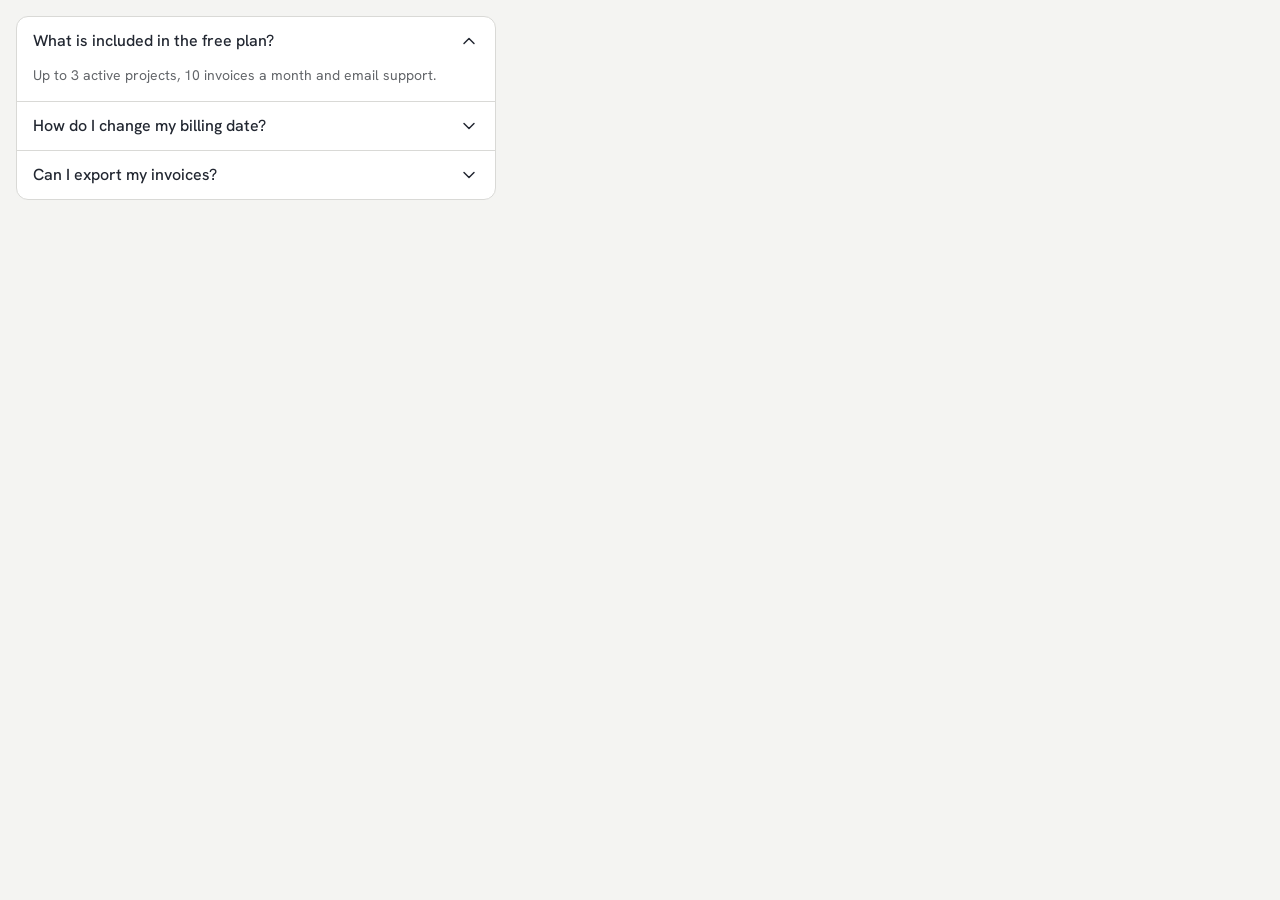
<file: ds/components/Accordion/preview.html>
<!doctype html>
<html lang="en">
<head>
<meta charset="utf-8">
<title>Accordion preview</title>
<style>
  html, body { margin: 0; }
  body { padding: var(--space-4); color: var(--color-text-primary); font: var(--font-body); letter-spacing: var(--letter-spacing-body); -webkit-font-smoothing: antialiased; }
  .pv-row { display: flex; flex-wrap: wrap; gap: var(--space-3); align-items: center; }
  .pv-col { display: grid; gap: var(--space-4); }
  .pv-cap { margin: 0 0 var(--space-2); font: var(--font-caption); letter-spacing: var(--letter-spacing-caption); color: var(--color-text-secondary); }
  .pv-sec + .pv-sec { margin-top: var(--space-5); }
  .pv-narrow { max-width: 360px; }
  .pv-half { max-width: 480px; }
</style>
<link rel="stylesheet" href="https://fonts.googleapis.com/css2?family=Bricolage+Grotesque:opsz,wght@12..96,500;12..96,600;12..96,700&family=Hanken+Grotesk:wght@400;500;600;700&family=IBM+Plex+Mono:wght@400;500&display=swap">
<link rel="stylesheet" href="../../../tokens.css">
<link rel="stylesheet" href="../../../bundle.css">
<script>try{var t=parent.document.documentElement.getAttribute("data-theme");if(t)document.documentElement.setAttribute("data-theme",t);}catch(e){}</script>
</head>
<body class="bl-body">
<div class="bl-accordion pv-half">
<details open><summary>What is included in the free plan?<svg class="bl-icon" viewBox="0 0 24 24" aria-hidden="true"><path d="m6 9 6 6 6-6"/></svg></summary><div class="bl-accordion__panel">Up to 3 active projects, 10 invoices a month and email support.</div></details>
<details><summary>How do I change my billing date?<svg class="bl-icon" viewBox="0 0 24 24" aria-hidden="true"><path d="m6 9 6 6 6-6"/></svg></summary><div class="bl-accordion__panel">Open Billing, choose Payment schedule, then pick a new date.</div></details>
<details><summary>Can I export my invoices?<svg class="bl-icon" viewBox="0 0 24 24" aria-hidden="true"><path d="m6 9 6 6 6-6"/></svg></summary><div class="bl-accordion__panel">Yes. Export any date range as CSV from the Invoices page.</div></details>
</div>
</body>
</html>
</file>
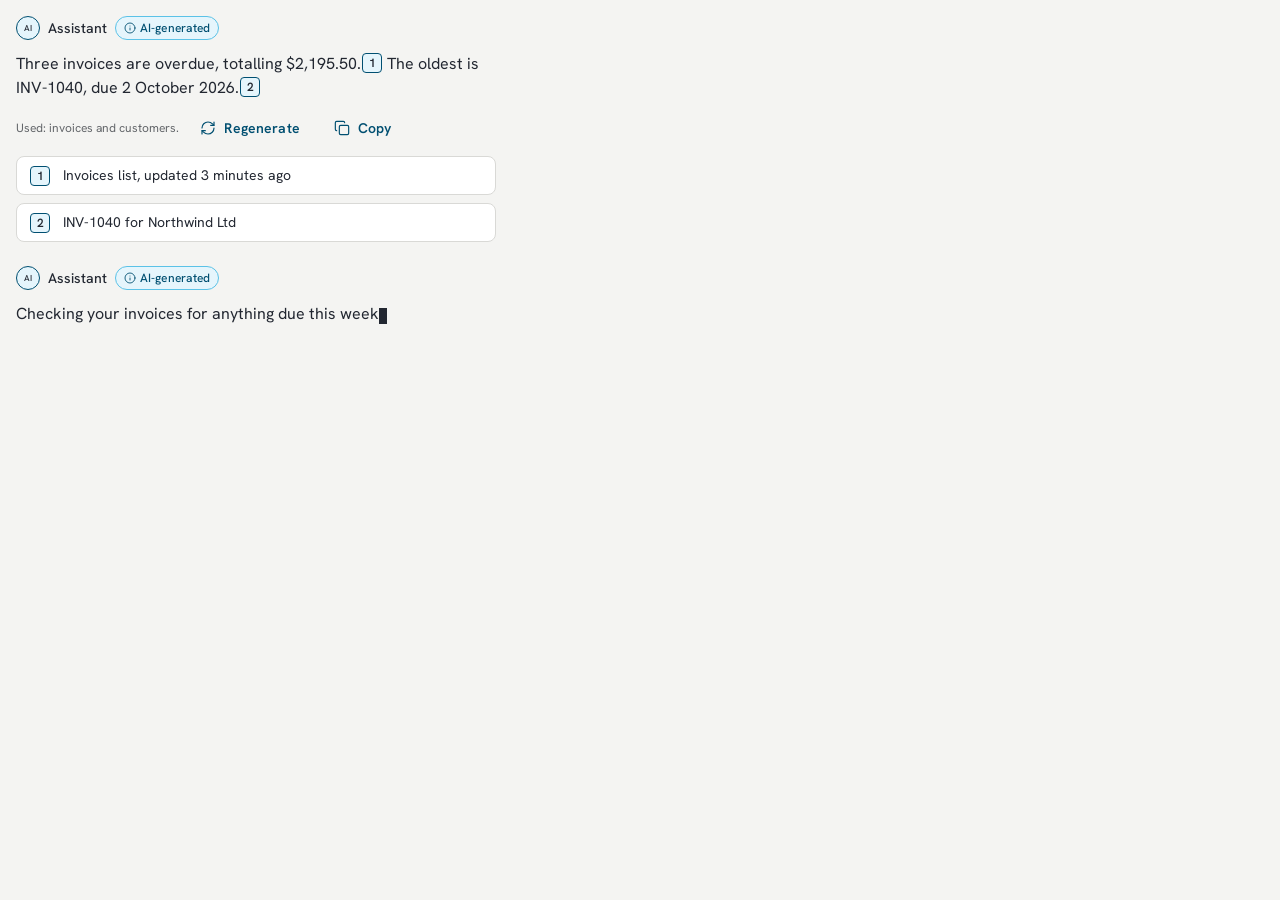
<file: ds/components/AiMessage/preview.html>
<!doctype html>
<html lang="en">
<head>
<meta charset="utf-8">
<title>AiMessage preview</title>
<style>
  html, body { margin: 0; }
  body { padding: var(--space-4); color: var(--color-text-primary); font: var(--font-body); letter-spacing: var(--letter-spacing-body); -webkit-font-smoothing: antialiased; }
  .pv-row { display: flex; flex-wrap: wrap; gap: var(--space-3); align-items: center; }
  .pv-col { display: grid; gap: var(--space-4); }
  .pv-cap { margin: 0 0 var(--space-2); font: var(--font-caption); letter-spacing: var(--letter-spacing-caption); color: var(--color-text-secondary); }
  .pv-sec + .pv-sec { margin-top: var(--space-5); }
  .pv-narrow { max-width: 360px; }
  .pv-half { max-width: 480px; }
</style>
<link rel="stylesheet" href="https://fonts.googleapis.com/css2?family=Bricolage+Grotesque:opsz,wght@12..96,500;12..96,600;12..96,700&family=Hanken+Grotesk:wght@400;500;600;700&family=IBM+Plex+Mono:wght@400;500&display=swap">
<link rel="stylesheet" href="../../../tokens.css">
<link rel="stylesheet" href="../../../bundle.css">
<script>try{var t=parent.document.documentElement.getAttribute("data-theme");if(t)document.documentElement.setAttribute("data-theme",t);}catch(e){}</script>
</head>
<body class="bl-body">
<article class="bl-ai-msg pv-half" aria-label="Assistant message">
<div class="bl-ai-msg__who"><span class="bl-avatar bl-avatar--sm" aria-hidden="true">AI</span><span>Assistant</span><span class="bl-badge bl-badge--info"><svg class="bl-icon" viewBox="0 0 24 24" aria-hidden="true"><circle cx="12" cy="12" r="10"/><path d="M12 16v-4"/><path d="M12 8h.01"/></svg>AI-generated</span></div>
<p class="bl-ai-msg__body">Three invoices are overdue, totalling $2,195.50.<a class="bl-cite" href="#s1" aria-label="Source 1">1</a> The oldest is INV-1040, due 2 October 2026.<a class="bl-cite" href="#s2" aria-label="Source 2">2</a></p>
<div class="bl-ai-msg__meta"><span>Used: invoices and customers.</span>
<button class="bl-btn bl-btn--ghost bl-btn--sm" type="button"><svg class="bl-icon bl-icon--sm" viewBox="0 0 24 24" aria-hidden="true"><path d="M3 12a9 9 0 0 1 9-9 9.75 9.75 0 0 1 6.74 2.74L21 8"/><path d="M21 3v5h-5"/><path d="M21 12a9 9 0 0 1-9 9 9.75 9.75 0 0 1-6.74-2.74L3 16"/><path d="M8 16H3v5"/></svg><span>Regenerate</span></button>
<button class="bl-btn bl-btn--ghost bl-btn--sm" type="button"><svg class="bl-icon bl-icon--sm" viewBox="0 0 24 24" aria-hidden="true"><rect width="14" height="14" x="8" y="8" rx="2" ry="2"/><path d="M4 16c-1.1 0-2-.9-2-2V4c0-1.1.9-2 2-2h10c1.1 0 2 .9 2 2"/></svg><span>Copy</span></button></div>
<ol class="bl-stack" style="list-style: none; margin: 0; padding: 0; --stack-gap: var(--space-2)">
<li class="bl-source" id="s1"><span class="bl-cite" aria-hidden="true">1</span><span>Invoices list, updated 3 minutes ago</span></li>
<li class="bl-source" id="s2"><span class="bl-cite" aria-hidden="true">2</span><span>INV-1040 for Northwind Ltd</span></li>
</ol>
</article>
<article class="bl-ai-msg pv-half" style="margin-top: var(--space-5)" aria-label="Assistant message, in progress">
<div class="bl-ai-msg__who"><span class="bl-avatar bl-avatar--sm" aria-hidden="true">AI</span><span>Assistant</span><span class="bl-badge bl-badge--info"><svg class="bl-icon" viewBox="0 0 24 24" aria-hidden="true"><circle cx="12" cy="12" r="10"/><path d="M12 16v-4"/><path d="M12 8h.01"/></svg>AI-generated</span></div>
<p class="bl-ai-msg__body">Checking your invoices for anything due this week<span class="bl-stream-cursor" aria-hidden="true"></span></p>
</article>
</body>
</html>
</file>
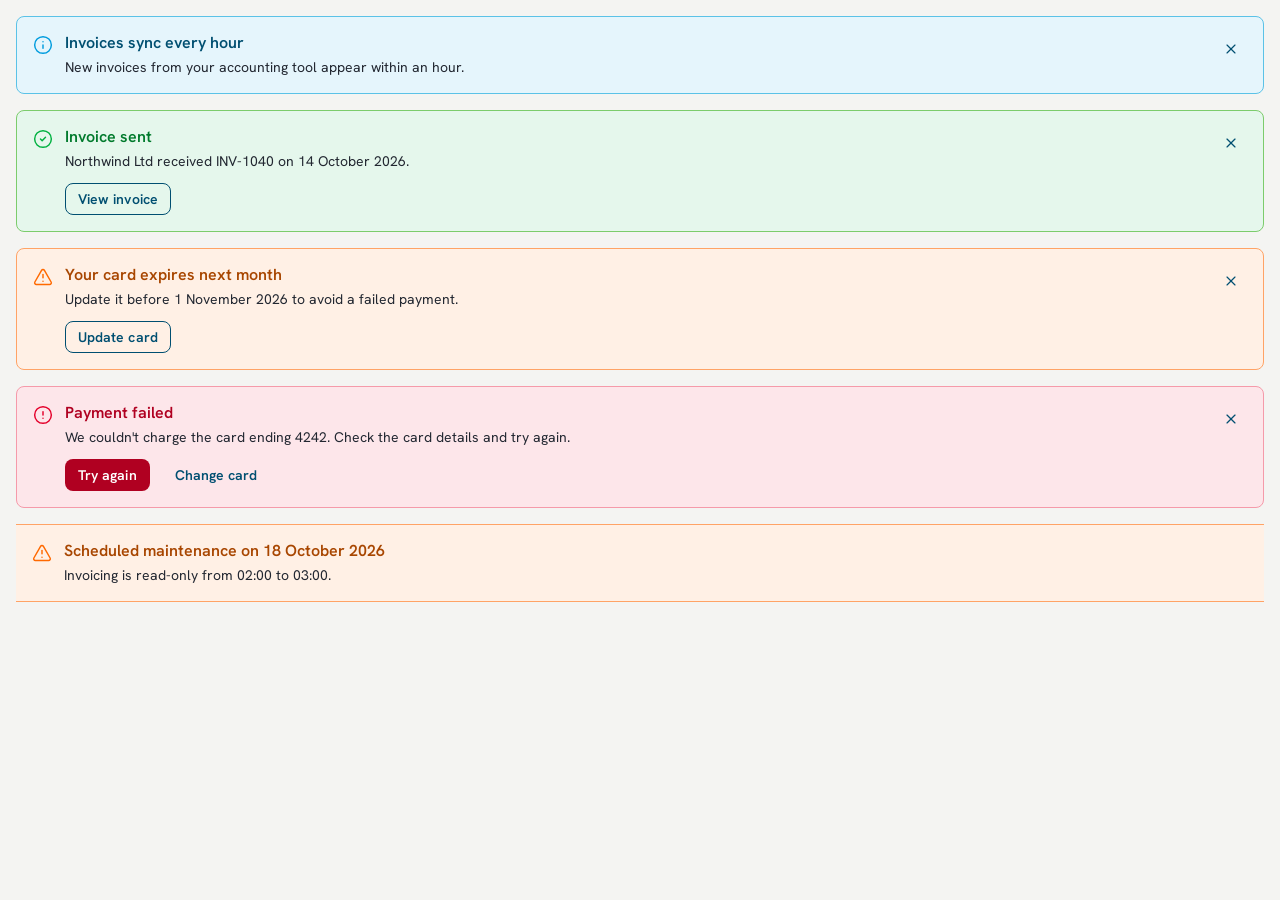
<file: ds/components/Alert/preview.html>
<!doctype html>
<html lang="en">
<head>
<meta charset="utf-8">
<title>Alert preview</title>
<style>
  html, body { margin: 0; }
  body { padding: var(--space-4); color: var(--color-text-primary); font: var(--font-body); letter-spacing: var(--letter-spacing-body); -webkit-font-smoothing: antialiased; }
  .pv-row { display: flex; flex-wrap: wrap; gap: var(--space-3); align-items: center; }
  .pv-col { display: grid; gap: var(--space-4); }
  .pv-cap { margin: 0 0 var(--space-2); font: var(--font-caption); letter-spacing: var(--letter-spacing-caption); color: var(--color-text-secondary); }
  .pv-sec + .pv-sec { margin-top: var(--space-5); }
  .pv-narrow { max-width: 360px; }
  .pv-half { max-width: 480px; }
</style>
<link rel="stylesheet" href="https://fonts.googleapis.com/css2?family=Bricolage+Grotesque:opsz,wght@12..96,500;12..96,600;12..96,700&family=Hanken+Grotesk:wght@400;500;600;700&family=IBM+Plex+Mono:wght@400;500&display=swap">
<link rel="stylesheet" href="../../../tokens.css">
<link rel="stylesheet" href="../../../bundle.css">
<script>try{var t=parent.document.documentElement.getAttribute("data-theme");if(t)document.documentElement.setAttribute("data-theme",t);}catch(e){}</script>
</head>
<body class="bl-body">
<div class="pv-col">
<div class="bl-alert" role="status"><svg class="bl-icon" viewBox="0 0 24 24" aria-hidden="true"><circle cx="12" cy="12" r="10"/><path d="M12 16v-4"/><path d="M12 8h.01"/></svg><div><p class="bl-alert__title">Invoices sync every hour</p><p class="bl-alert__body">New invoices from your accounting tool appear within an hour.</p></div><button class="bl-btn bl-btn--ghost bl-btn--icon bl-btn--sm" type="button" aria-label="Dismiss"><svg class="bl-icon" viewBox="0 0 24 24" aria-hidden="true"><path d="M18 6 6 18"/><path d="m6 6 12 12"/></svg></button></div>
<div class="bl-alert bl-alert--success" role="status"><svg class="bl-icon" viewBox="0 0 24 24" aria-hidden="true"><circle cx="12" cy="12" r="10"/><path d="m9 12 2 2 4-4"/></svg><div><p class="bl-alert__title">Invoice sent</p><p class="bl-alert__body">Northwind Ltd received INV-1040 on 14 October 2026.</p><div class="bl-alert__actions"><button class="bl-btn bl-btn--secondary bl-btn--sm" type="button">View invoice</button></div></div><button class="bl-btn bl-btn--ghost bl-btn--icon bl-btn--sm" type="button" aria-label="Dismiss"><svg class="bl-icon" viewBox="0 0 24 24" aria-hidden="true"><path d="M18 6 6 18"/><path d="m6 6 12 12"/></svg></button></div>
<div class="bl-alert bl-alert--warning" role="status"><svg class="bl-icon" viewBox="0 0 24 24" aria-hidden="true"><path d="m21.73 18-8-14a2 2 0 0 0-3.48 0l-8 14A2 2 0 0 0 4 21h16a2 2 0 0 0 1.73-3"/><path d="M12 9v4"/><path d="M12 17h.01"/></svg><div><p class="bl-alert__title">Your card expires next month</p><p class="bl-alert__body">Update it before 1 November 2026 to avoid a failed payment.</p><div class="bl-alert__actions"><button class="bl-btn bl-btn--secondary bl-btn--sm" type="button">Update card</button></div></div><button class="bl-btn bl-btn--ghost bl-btn--icon bl-btn--sm" type="button" aria-label="Dismiss"><svg class="bl-icon" viewBox="0 0 24 24" aria-hidden="true"><path d="M18 6 6 18"/><path d="m6 6 12 12"/></svg></button></div>
<div class="bl-alert bl-alert--error" role="alert"><svg class="bl-icon" viewBox="0 0 24 24" aria-hidden="true"><circle cx="12" cy="12" r="10"/><line x1="12" x2="12" y1="8" y2="12"/><line x1="12" x2="12.01" y1="16" y2="16"/></svg><div><p class="bl-alert__title">Payment failed</p><p class="bl-alert__body">We couldn't charge the card ending 4242. Check the card details and try again.</p><div class="bl-alert__actions"><button class="bl-btn bl-btn--destructive bl-btn--sm" type="button">Try again</button><button class="bl-btn bl-btn--ghost bl-btn--sm" type="button">Change card</button></div></div><button class="bl-btn bl-btn--ghost bl-btn--icon bl-btn--sm" type="button" aria-label="Dismiss"><svg class="bl-icon" viewBox="0 0 24 24" aria-hidden="true"><path d="M18 6 6 18"/><path d="m6 6 12 12"/></svg></button></div>
<div class="bl-alert bl-alert--warning bl-alert--banner" role="status"><svg class="bl-icon" viewBox="0 0 24 24" aria-hidden="true"><path d="m21.73 18-8-14a2 2 0 0 0-3.48 0l-8 14A2 2 0 0 0 4 21h16a2 2 0 0 0 1.73-3"/><path d="M12 9v4"/><path d="M12 17h.01"/></svg><div><p class="bl-alert__title">Scheduled maintenance on 18 October 2026</p><p class="bl-alert__body">Invoicing is read-only from 02:00 to 03:00.</p></div></div>
</div>
</body>
</html>
</file>
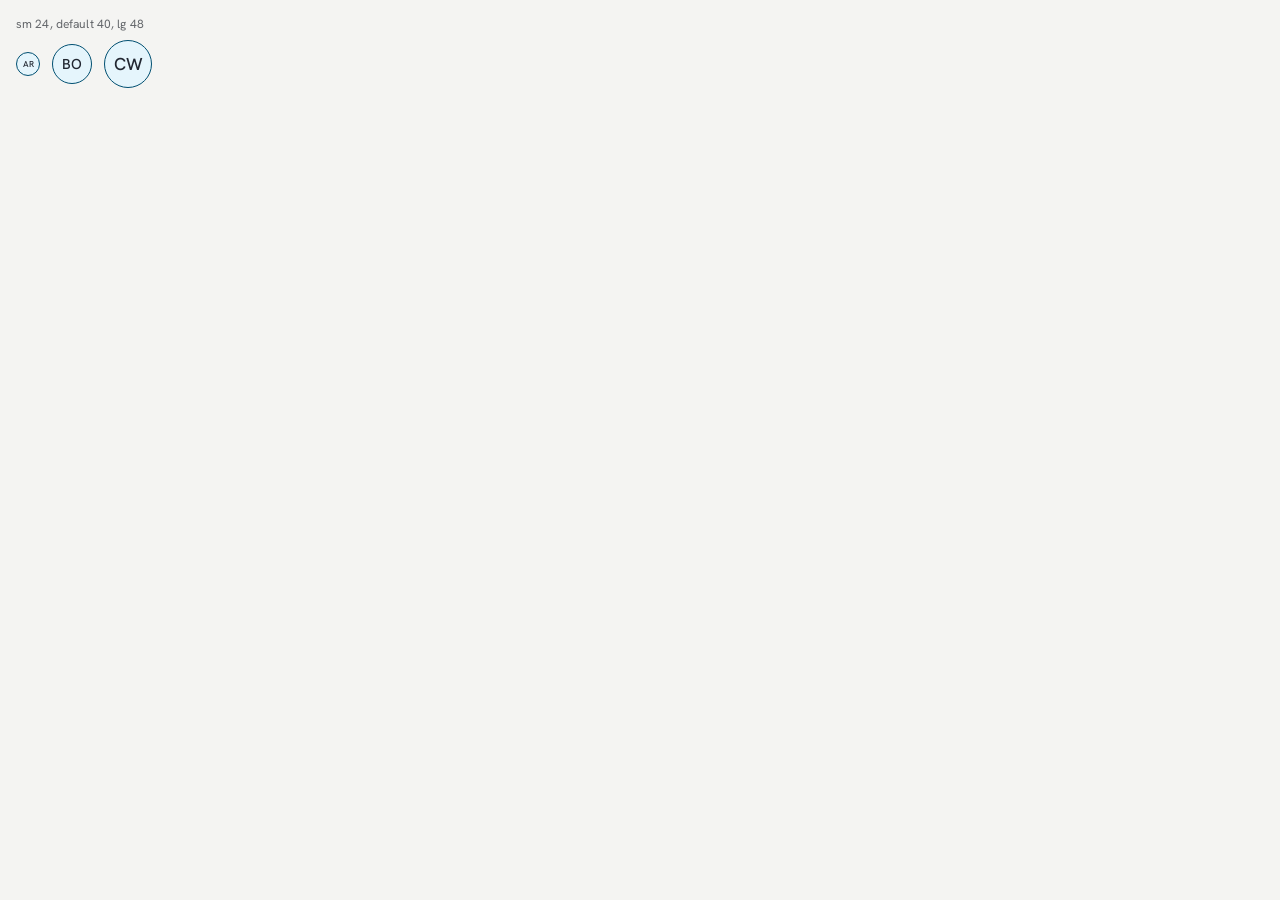
<file: ds/components/Avatar/preview.html>
<!doctype html>
<html lang="en">
<head>
<meta charset="utf-8">
<title>Avatar preview</title>
<style>
  html, body { margin: 0; }
  body { padding: var(--space-4); color: var(--color-text-primary); font: var(--font-body); letter-spacing: var(--letter-spacing-body); -webkit-font-smoothing: antialiased; }
  .pv-row { display: flex; flex-wrap: wrap; gap: var(--space-3); align-items: center; }
  .pv-col { display: grid; gap: var(--space-4); }
  .pv-cap { margin: 0 0 var(--space-2); font: var(--font-caption); letter-spacing: var(--letter-spacing-caption); color: var(--color-text-secondary); }
  .pv-sec + .pv-sec { margin-top: var(--space-5); }
  .pv-narrow { max-width: 360px; }
  .pv-half { max-width: 480px; }
</style>
<link rel="stylesheet" href="https://fonts.googleapis.com/css2?family=Bricolage+Grotesque:opsz,wght@12..96,500;12..96,600;12..96,700&family=Hanken+Grotesk:wght@400;500;600;700&family=IBM+Plex+Mono:wght@400;500&display=swap">
<link rel="stylesheet" href="../../../tokens.css">
<link rel="stylesheet" href="../../../bundle.css">
<script>try{var t=parent.document.documentElement.getAttribute("data-theme");if(t)document.documentElement.setAttribute("data-theme",t);}catch(e){}</script>
</head>
<body class="bl-body">
<div class="pv-sec"><p class="pv-cap">sm 24, default 40, lg 48</p><div class="pv-row"><span class="bl-avatar bl-avatar--sm" role="img" aria-label="Ana Ruiz">AR</span>
<span class="bl-avatar" role="img" aria-label="Ben Okafor">BO</span>
<span class="bl-avatar bl-avatar--lg" role="img" aria-label="Chen Wei">CW</span></div></div>
</body>
</html>
</file>
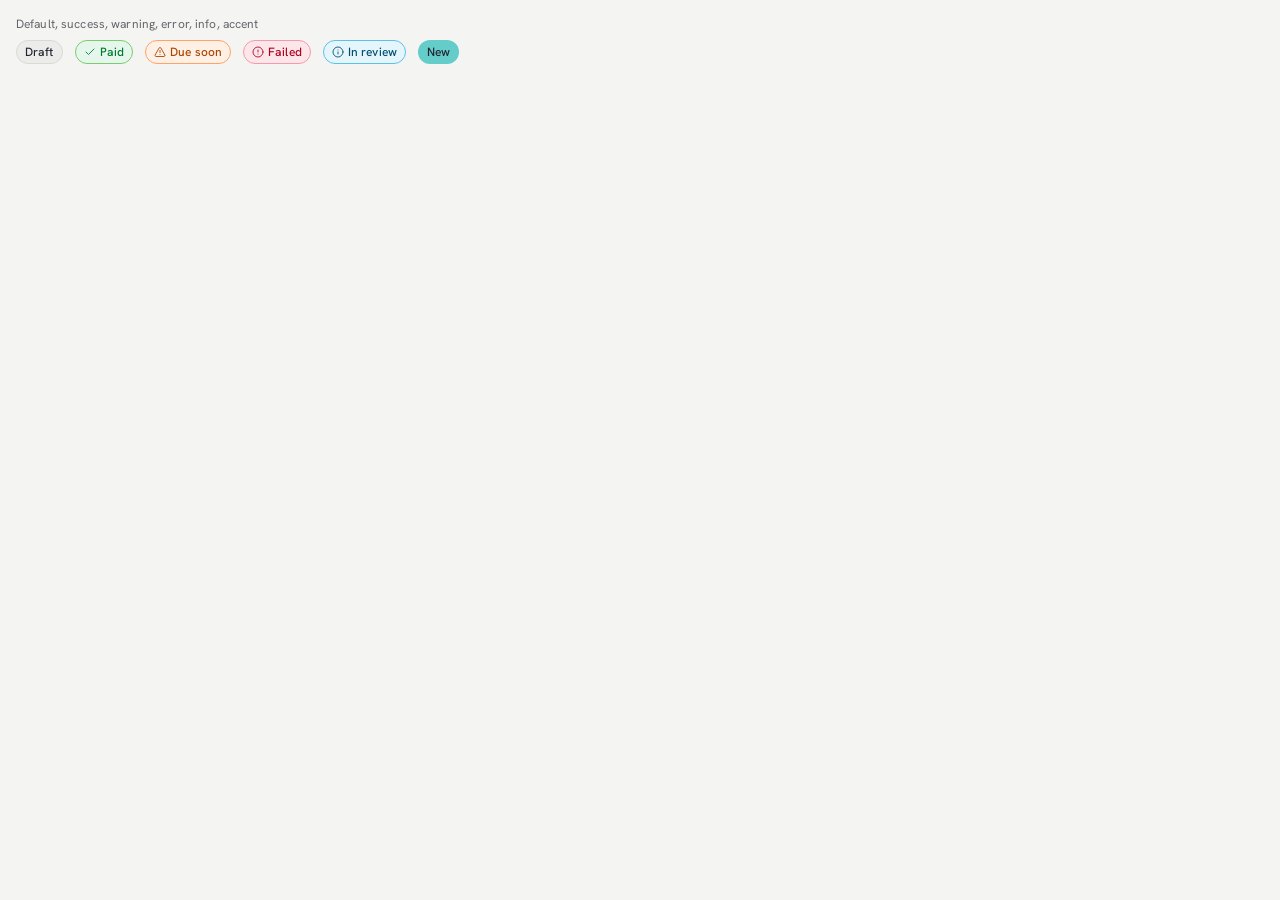
<file: ds/components/Badge/preview.html>
<!doctype html>
<html lang="en">
<head>
<meta charset="utf-8">
<title>Badge preview</title>
<style>
  html, body { margin: 0; }
  body { padding: var(--space-4); color: var(--color-text-primary); font: var(--font-body); letter-spacing: var(--letter-spacing-body); -webkit-font-smoothing: antialiased; }
  .pv-row { display: flex; flex-wrap: wrap; gap: var(--space-3); align-items: center; }
  .pv-col { display: grid; gap: var(--space-4); }
  .pv-cap { margin: 0 0 var(--space-2); font: var(--font-caption); letter-spacing: var(--letter-spacing-caption); color: var(--color-text-secondary); }
  .pv-sec + .pv-sec { margin-top: var(--space-5); }
  .pv-narrow { max-width: 360px; }
  .pv-half { max-width: 480px; }
</style>
<link rel="stylesheet" href="https://fonts.googleapis.com/css2?family=Bricolage+Grotesque:opsz,wght@12..96,500;12..96,600;12..96,700&family=Hanken+Grotesk:wght@400;500;600;700&family=IBM+Plex+Mono:wght@400;500&display=swap">
<link rel="stylesheet" href="../../../tokens.css">
<link rel="stylesheet" href="../../../bundle.css">
<script>try{var t=parent.document.documentElement.getAttribute("data-theme");if(t)document.documentElement.setAttribute("data-theme",t);}catch(e){}</script>
</head>
<body class="bl-body">
<div class="pv-sec"><p class="pv-cap">Default, success, warning, error, info, accent</p><div class="pv-row"><span class="bl-badge">Draft</span>
<span class="bl-badge bl-badge--success"><svg class="bl-icon" viewBox="0 0 24 24" aria-hidden="true"><path d="M20 6 9 17l-5-5"/></svg>Paid</span>
<span class="bl-badge bl-badge--warning"><svg class="bl-icon" viewBox="0 0 24 24" aria-hidden="true"><path d="m21.73 18-8-14a2 2 0 0 0-3.48 0l-8 14A2 2 0 0 0 4 21h16a2 2 0 0 0 1.73-3"/><path d="M12 9v4"/><path d="M12 17h.01"/></svg>Due soon</span>
<span class="bl-badge bl-badge--error"><svg class="bl-icon" viewBox="0 0 24 24" aria-hidden="true"><circle cx="12" cy="12" r="10"/><line x1="12" x2="12" y1="8" y2="12"/><line x1="12" x2="12.01" y1="16" y2="16"/></svg>Failed</span>
<span class="bl-badge bl-badge--info"><svg class="bl-icon" viewBox="0 0 24 24" aria-hidden="true"><circle cx="12" cy="12" r="10"/><path d="M12 16v-4"/><path d="M12 8h.01"/></svg>In review</span>
<span class="bl-badge bl-badge--accent">New</span></div></div>
</body>
</html>
</file>
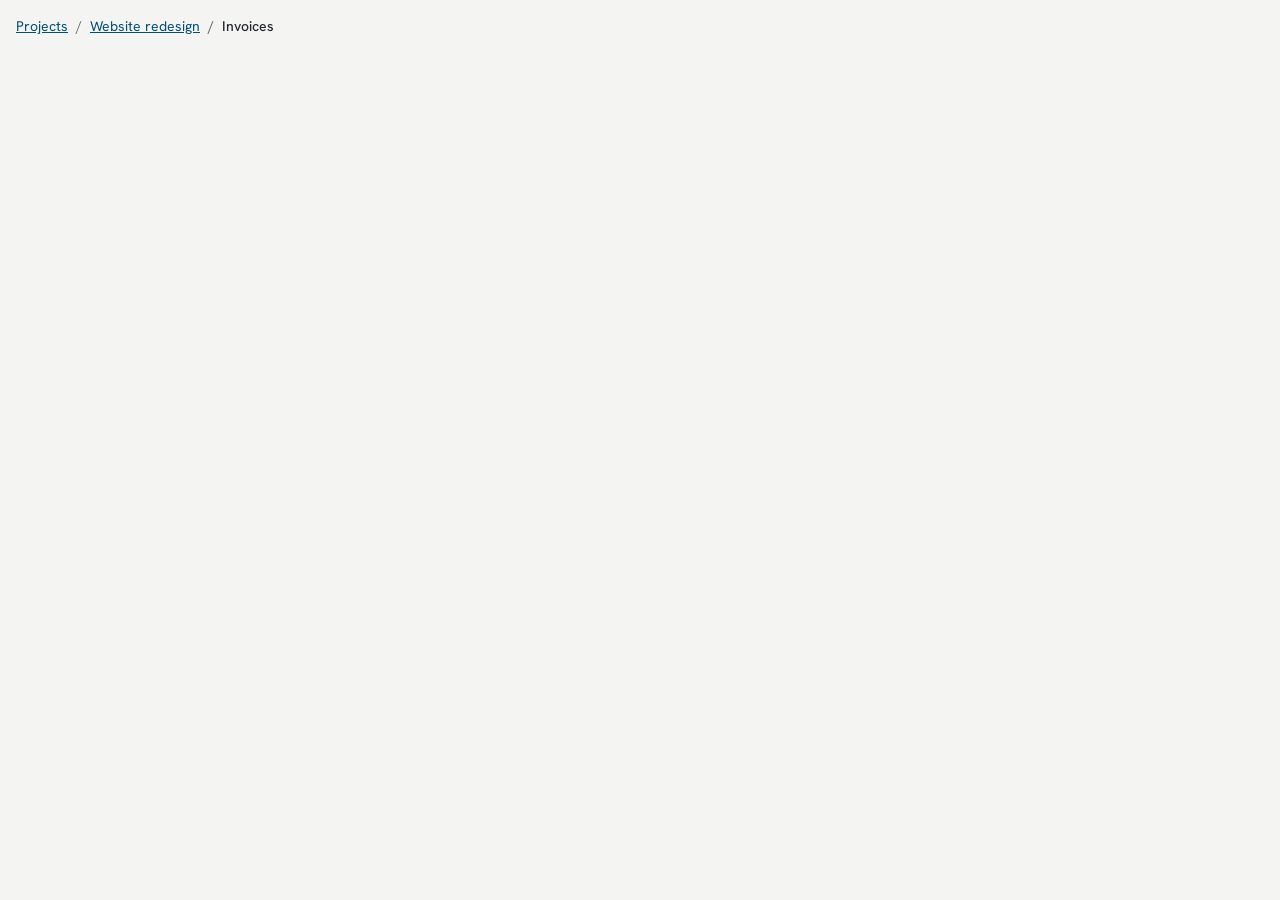
<file: ds/components/Breadcrumb/preview.html>
<!doctype html>
<html lang="en">
<head>
<meta charset="utf-8">
<title>Breadcrumb preview</title>
<style>
  html, body { margin: 0; }
  body { padding: var(--space-4); color: var(--color-text-primary); font: var(--font-body); letter-spacing: var(--letter-spacing-body); -webkit-font-smoothing: antialiased; }
  .pv-row { display: flex; flex-wrap: wrap; gap: var(--space-3); align-items: center; }
  .pv-col { display: grid; gap: var(--space-4); }
  .pv-cap { margin: 0 0 var(--space-2); font: var(--font-caption); letter-spacing: var(--letter-spacing-caption); color: var(--color-text-secondary); }
  .pv-sec + .pv-sec { margin-top: var(--space-5); }
  .pv-narrow { max-width: 360px; }
  .pv-half { max-width: 480px; }
</style>
<link rel="stylesheet" href="https://fonts.googleapis.com/css2?family=Bricolage+Grotesque:opsz,wght@12..96,500;12..96,600;12..96,700&family=Hanken+Grotesk:wght@400;500;600;700&family=IBM+Plex+Mono:wght@400;500&display=swap">
<link rel="stylesheet" href="../../../tokens.css">
<link rel="stylesheet" href="../../../bundle.css">
<script>try{var t=parent.document.documentElement.getAttribute("data-theme");if(t)document.documentElement.setAttribute("data-theme",t);}catch(e){}</script>
</head>
<body class="bl-body">
<nav class="bl-breadcrumb" aria-label="Breadcrumb"><ol>
<li><a href="#">Projects</a></li>
<li><a href="#">Website redesign</a></li>
<li aria-current="page">Invoices</li>
</ol></nav>
</body>
</html>
</file>
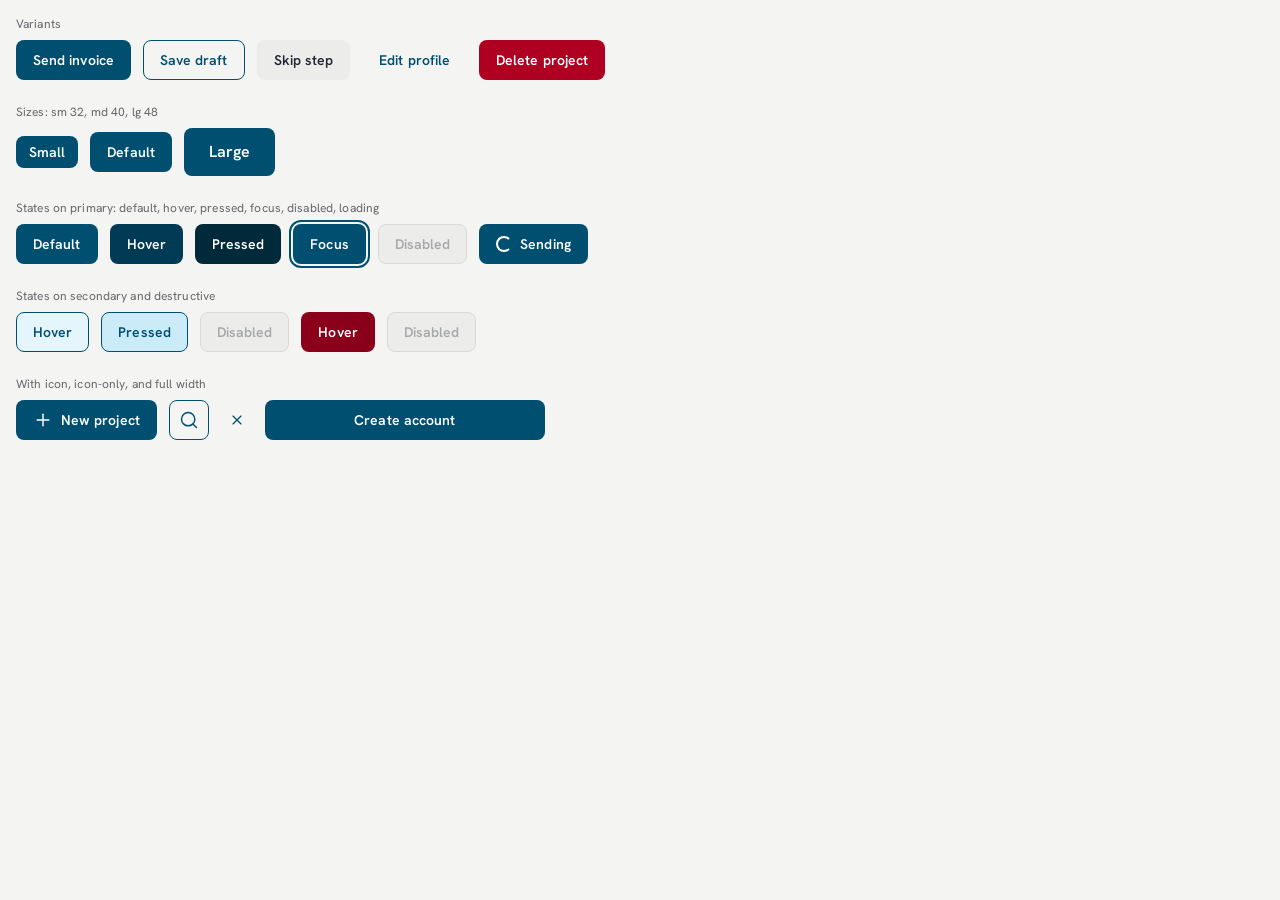
<file: ds/components/Button/preview.html>
<!doctype html>
<html lang="en">
<head>
<meta charset="utf-8">
<title>Button preview</title>
<style>
  html, body { margin: 0; }
  body { padding: var(--space-4); color: var(--color-text-primary); font: var(--font-body); letter-spacing: var(--letter-spacing-body); -webkit-font-smoothing: antialiased; }
  .pv-row { display: flex; flex-wrap: wrap; gap: var(--space-3); align-items: center; }
  .pv-col { display: grid; gap: var(--space-4); }
  .pv-cap { margin: 0 0 var(--space-2); font: var(--font-caption); letter-spacing: var(--letter-spacing-caption); color: var(--color-text-secondary); }
  .pv-sec + .pv-sec { margin-top: var(--space-5); }
  .pv-narrow { max-width: 360px; }
  .pv-half { max-width: 480px; }
  .pv-w { width: 280px; }
</style>
<link rel="stylesheet" href="https://fonts.googleapis.com/css2?family=Bricolage+Grotesque:opsz,wght@12..96,500;12..96,600;12..96,700&family=Hanken+Grotesk:wght@400;500;600;700&family=IBM+Plex+Mono:wght@400;500&display=swap">
<link rel="stylesheet" href="../../../tokens.css">
<link rel="stylesheet" href="../../../bundle.css">
<script>try{var t=parent.document.documentElement.getAttribute("data-theme");if(t)document.documentElement.setAttribute("data-theme",t);}catch(e){}</script>
</head>
<body class="bl-body">
<div class="pv-sec"><p class="pv-cap">Variants</p><div class="pv-row"><button class="bl-btn bl-btn--primary" type="button">Send invoice</button>
<button class="bl-btn bl-btn--secondary" type="button">Save draft</button>
<button class="bl-btn bl-btn--tertiary" type="button">Skip step</button>
<button class="bl-btn bl-btn--ghost" type="button">Edit profile</button>
<button class="bl-btn bl-btn--destructive" type="button">Delete project</button></div></div><div class="pv-sec"><p class="pv-cap">Sizes: sm 32, md 40, lg 48</p><div class="pv-row"><button class="bl-btn bl-btn--primary bl-btn--sm" type="button">Small</button>
<button class="bl-btn bl-btn--primary" type="button">Default</button>
<button class="bl-btn bl-btn--primary bl-btn--lg" type="button">Large</button></div></div><div class="pv-sec"><p class="pv-cap">States on primary: default, hover, pressed, focus, disabled, loading</p><div class="pv-row"><button class="bl-btn bl-btn--primary" type="button">Default</button>
<button class="bl-btn bl-btn--primary is-hover" type="button">Hover</button>
<button class="bl-btn bl-btn--primary is-active" type="button">Pressed</button>
<button class="bl-btn bl-btn--primary is-focus" type="button">Focus</button>
<button class="bl-btn bl-btn--primary" type="button" disabled>Disabled</button>
<button class="bl-btn bl-btn--primary" type="button" aria-busy="true"><span class="bl-spinner bl-spinner--sm" aria-hidden="true"></span><span>Sending</span></button></div></div><div class="pv-sec"><p class="pv-cap">States on secondary and destructive</p><div class="pv-row"><button class="bl-btn bl-btn--secondary is-hover" type="button">Hover</button>
<button class="bl-btn bl-btn--secondary is-active" type="button">Pressed</button>
<button class="bl-btn bl-btn--secondary" type="button" disabled>Disabled</button>
<button class="bl-btn bl-btn--destructive is-hover" type="button">Hover</button>
<button class="bl-btn bl-btn--destructive" type="button" disabled>Disabled</button></div></div><div class="pv-sec"><p class="pv-cap">With icon, icon-only, and full width</p><div class="pv-row"><button class="bl-btn bl-btn--primary" type="button"><svg class="bl-icon" viewBox="0 0 24 24" aria-hidden="true"><path d="M5 12h14"/><path d="M12 5v14"/></svg><span>New project</span></button>
<button class="bl-btn bl-btn--secondary bl-btn--icon" type="button" aria-label="Search"><svg class="bl-icon" viewBox="0 0 24 24" aria-hidden="true"><circle cx="11" cy="11" r="8"/><path d="m21 21-4.3-4.3"/></svg></button>
<button class="bl-btn bl-btn--ghost bl-btn--icon bl-btn--sm" type="button" aria-label="Close"><svg class="bl-icon" viewBox="0 0 24 24" aria-hidden="true"><path d="M18 6 6 18"/><path d="m6 6 12 12"/></svg></button>
<div class="pv-w"><button class="bl-btn bl-btn--primary bl-btn--block" type="button">Create account</button></div></div></div>
</body>
</html>
</file>
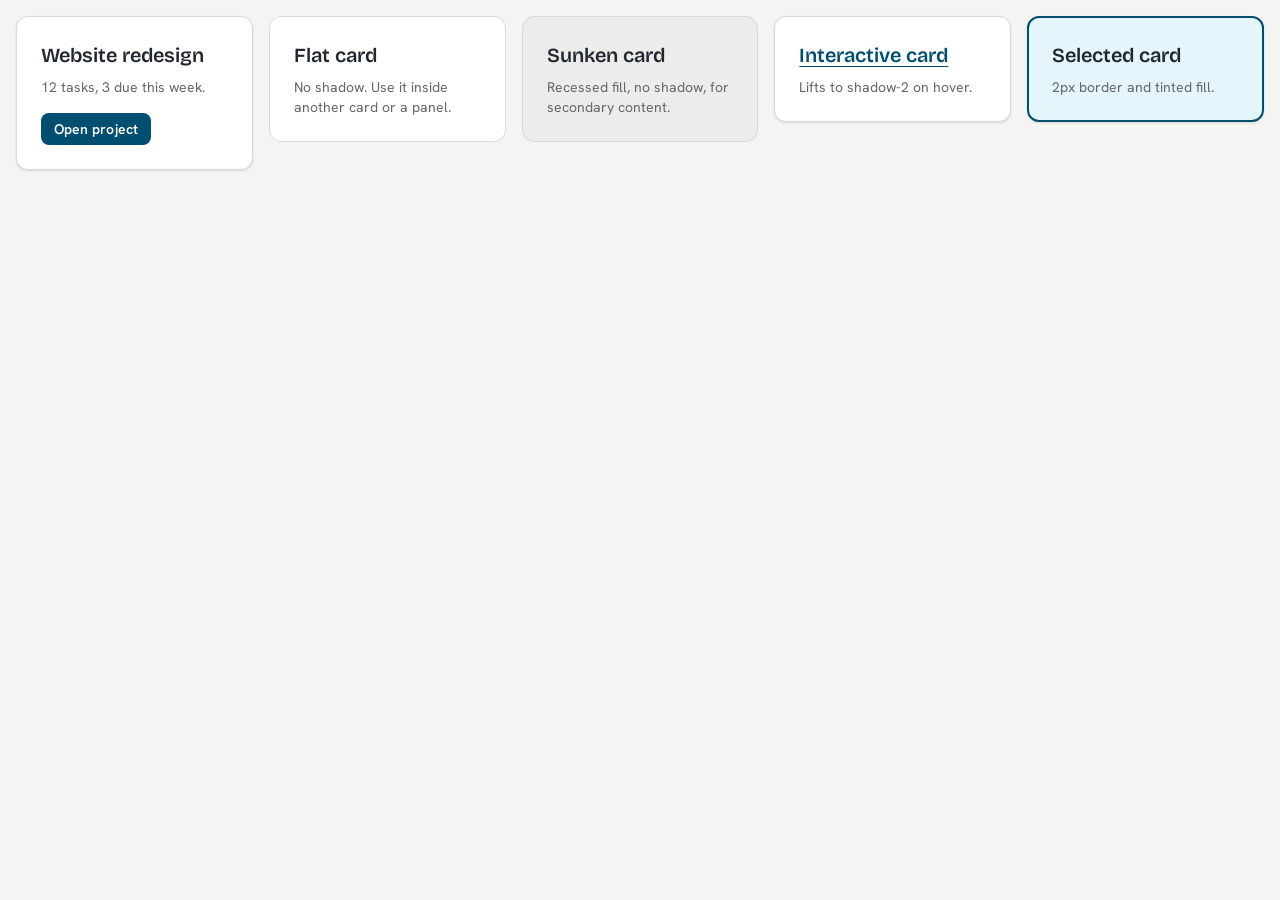
<file: ds/components/Card/preview.html>
<!doctype html>
<html lang="en">
<head>
<meta charset="utf-8">
<title>Card preview</title>
<style>
  html, body { margin: 0; }
  body { padding: var(--space-4); color: var(--color-text-primary); font: var(--font-body); letter-spacing: var(--letter-spacing-body); -webkit-font-smoothing: antialiased; }
  .pv-row { display: flex; flex-wrap: wrap; gap: var(--space-3); align-items: center; }
  .pv-col { display: grid; gap: var(--space-4); }
  .pv-cap { margin: 0 0 var(--space-2); font: var(--font-caption); letter-spacing: var(--letter-spacing-caption); color: var(--color-text-secondary); }
  .pv-sec + .pv-sec { margin-top: var(--space-5); }
  .pv-narrow { max-width: 360px; }
  .pv-half { max-width: 480px; }
  .pv-cards { display: grid; grid-template-columns: repeat(auto-fit, minmax(220px, 1fr)); gap: var(--space-4); align-items: start; }
</style>
<link rel="stylesheet" href="https://fonts.googleapis.com/css2?family=Bricolage+Grotesque:opsz,wght@12..96,500;12..96,600;12..96,700&family=Hanken+Grotesk:wght@400;500;600;700&family=IBM+Plex+Mono:wght@400;500&display=swap">
<link rel="stylesheet" href="../../../tokens.css">
<link rel="stylesheet" href="../../../bundle.css">
<script>try{var t=parent.document.documentElement.getAttribute("data-theme");if(t)document.documentElement.setAttribute("data-theme",t);}catch(e){}</script>
</head>
<body class="bl-body">
<div class="pv-cards">
<article class="bl-card"><h3 class="bl-card__title">Website redesign</h3><p class="bl-card__body">12 tasks, 3 due this week.</p><div class="bl-card__actions"><button class="bl-btn bl-btn--primary bl-btn--sm" type="button">Open project</button></div></article>
<article class="bl-card bl-card--flat"><h3 class="bl-card__title">Flat card</h3><p class="bl-card__body">No shadow. Use it inside another card or a panel.</p></article>
<article class="bl-card bl-card--sunken"><h3 class="bl-card__title">Sunken card</h3><p class="bl-card__body">Recessed fill, no shadow, for secondary content.</p></article>
<article class="bl-card bl-card--interactive"><h3 class="bl-card__title"><a class="bl-link" href="#">Interactive card</a></h3><p class="bl-card__body">Lifts to shadow-2 on hover.</p></article>
<article class="bl-card bl-card--selected"><h3 class="bl-card__title">Selected card</h3><p class="bl-card__body">2px border and tinted fill.</p></article>
</div>
</body>
</html>
</file>
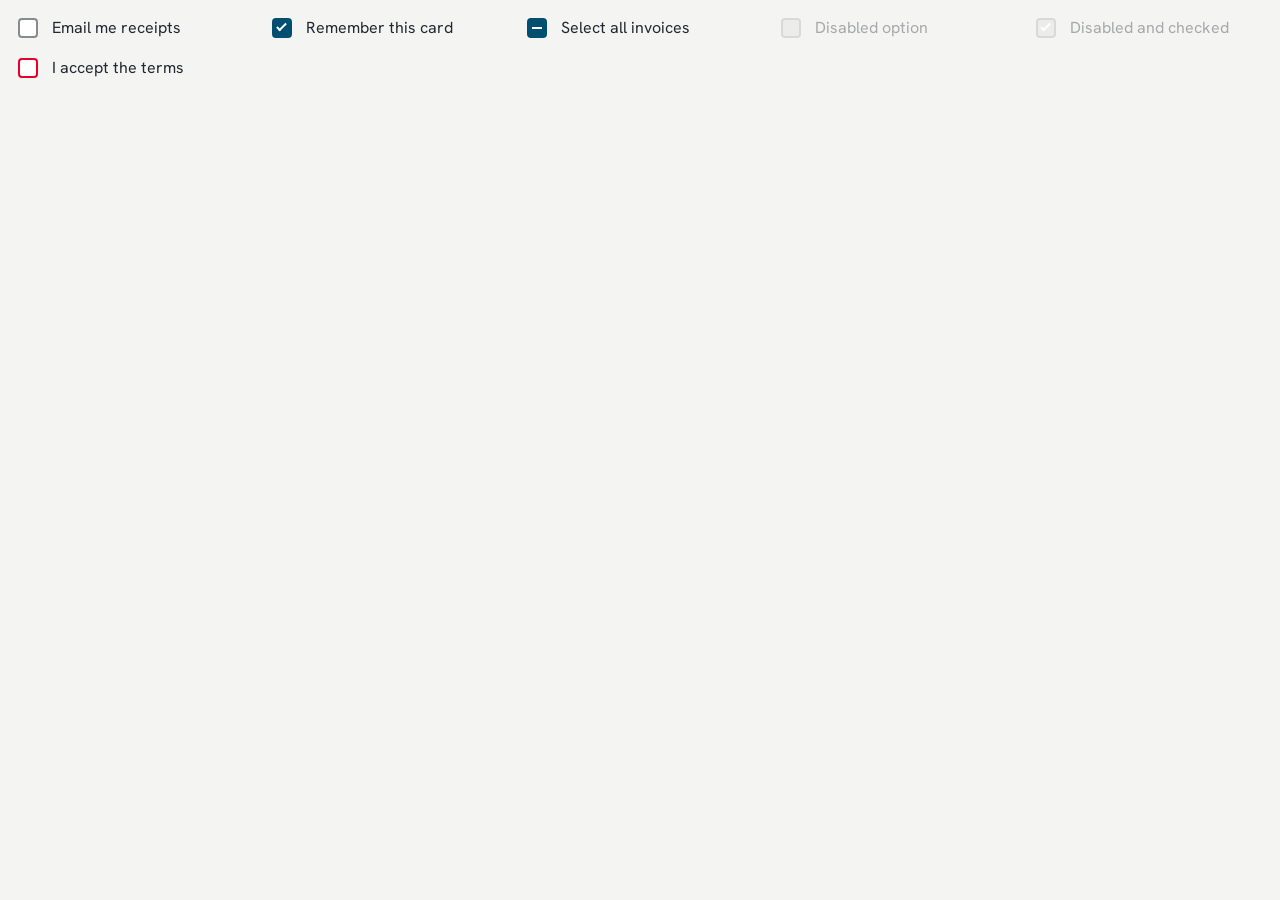
<file: ds/components/Checkbox/preview.html>
<!doctype html>
<html lang="en">
<head>
<meta charset="utf-8">
<title>Checkbox preview</title>
<style>
  html, body { margin: 0; }
  body { padding: var(--space-4); color: var(--color-text-primary); font: var(--font-body); letter-spacing: var(--letter-spacing-body); -webkit-font-smoothing: antialiased; }
  .pv-row { display: flex; flex-wrap: wrap; gap: var(--space-3); align-items: center; }
  .pv-col { display: grid; gap: var(--space-4); }
  .pv-cap { margin: 0 0 var(--space-2); font: var(--font-caption); letter-spacing: var(--letter-spacing-caption); color: var(--color-text-secondary); }
  .pv-sec + .pv-sec { margin-top: var(--space-5); }
  .pv-narrow { max-width: 360px; }
  .pv-half { max-width: 480px; }
  .pv-cols { display: grid; grid-template-columns: repeat(auto-fit, minmax(220px, 1fr)); gap: var(--space-4) var(--space-5); align-items: start; }
</style>
<link rel="stylesheet" href="https://fonts.googleapis.com/css2?family=Bricolage+Grotesque:opsz,wght@12..96,500;12..96,600;12..96,700&family=Hanken+Grotesk:wght@400;500;600;700&family=IBM+Plex+Mono:wght@400;500&display=swap">
<link rel="stylesheet" href="../../../tokens.css">
<link rel="stylesheet" href="../../../bundle.css">
<script>try{var t=parent.document.documentElement.getAttribute("data-theme");if(t)document.documentElement.setAttribute("data-theme",t);}catch(e){}</script>
</head>
<body class="bl-body">
<div class="pv-cols">
<label class="bl-check"><input type="checkbox"><span class="bl-check__box"></span><span>Email me receipts</span></label>
<label class="bl-check"><input type="checkbox" checked><span class="bl-check__box"></span><span>Remember this card</span></label>
<label class="bl-check"><input type="checkbox" data-indeterminate><span class="bl-check__box"></span><span>Select all invoices</span></label>
<label class="bl-check"><input type="checkbox" disabled><span class="bl-check__box"></span><span>Disabled option</span></label>
<label class="bl-check"><input type="checkbox" checked disabled><span class="bl-check__box"></span><span>Disabled and checked</span></label>
<label class="bl-check" aria-invalid="true"><input type="checkbox" aria-invalid="true"><span class="bl-check__box"></span><span>I accept the terms</span></label>
</div>
<script>
document.querySelectorAll('input[data-indeterminate]').forEach(function (el) { el.indeterminate = true; });
</script>
</body>
</html>
</file>
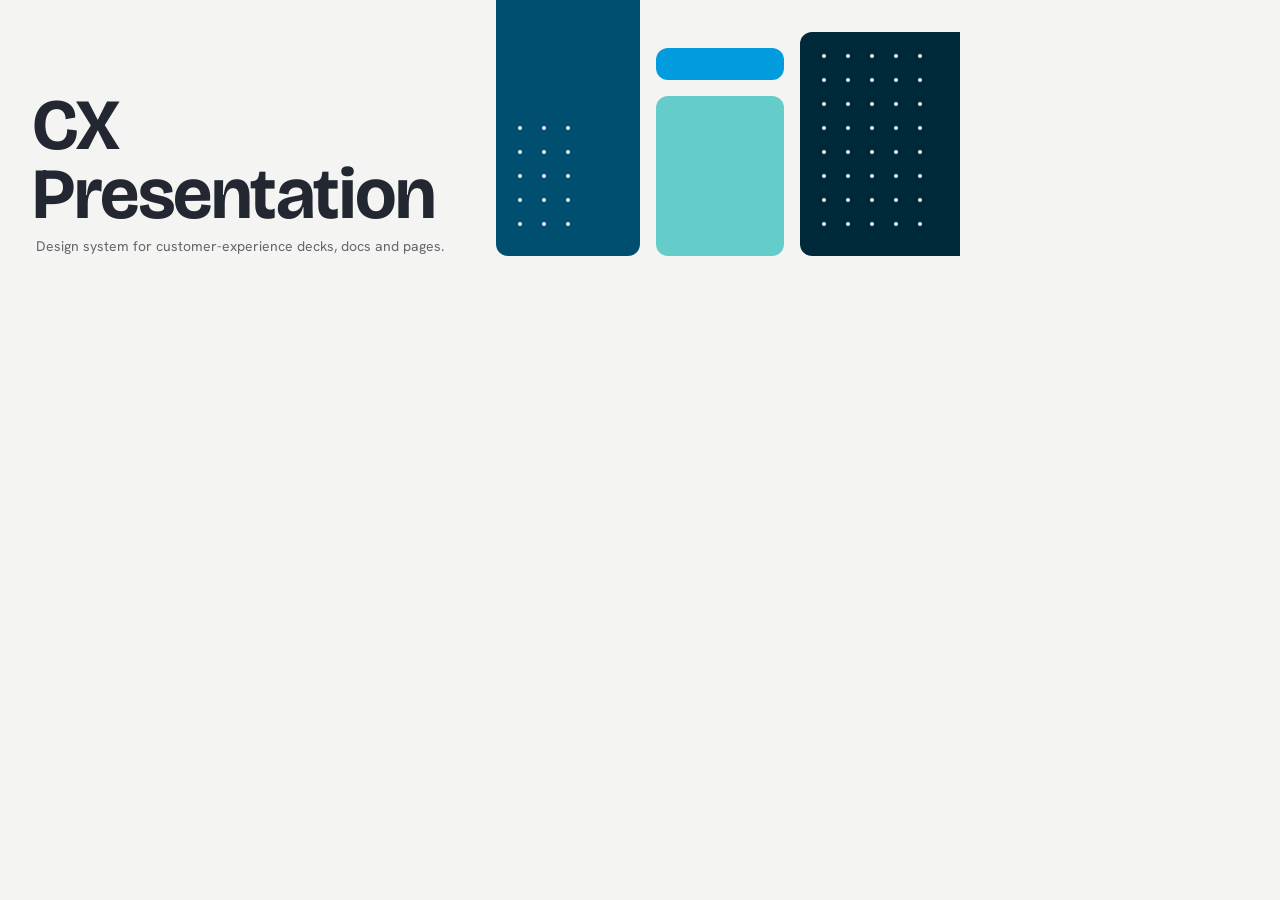
<file: ds/components/Cover/preview.html>
<!doctype html>
<html lang="en">
<head>
<meta charset="utf-8">
<title>CX Presentation Design System</title>
<style>
  html, body { margin: 0; height: 100%; }
  body { background: var(--color-background-default); color: var(--color-text-primary); font-family: var(--font-family-sans); overflow: hidden; }
  .cover { position: relative; height: 288px; overflow: hidden; }
  /* the composition: a 480-wide box on the right half of the 960 layout, clear of the name */
  .art { position: absolute; top: 0; left: 480px; width: 480px; height: 288px; overflow: hidden; }
  .art svg { display: block; width: 480px; height: 288px; }
  .brand { fill: var(--color-action-primary-bg); }
  .accent { fill: var(--color-accent-bg); }
  .tint { fill: var(--color-primary-200); }
  .ink { fill: var(--color-surface-inverse); }
  .abbott { fill: var(--color-primary-500); }
  .cut { fill: var(--color-background-default); }
  .blk { rx: var(--radius-lg); }
  .words { position: absolute; left: var(--space-6); bottom: var(--space-6); max-width: 440px; }
  .name { margin: 0; font-family: var(--font-family-display); font-size: 72px; line-height: .95; font-weight: 700; letter-spacing: -.02em; color: var(--color-text-primary); }
  .tag { margin: var(--space-2) 0 0 4px; font-size: 14px; line-height: 20px; color: var(--color-text-secondary); }
</style>
<link rel="stylesheet" href="https://fonts.googleapis.com/css2?family=Bricolage+Grotesque:opsz,wght@12..96,500;12..96,600;12..96,700&family=Hanken+Grotesk:wght@400;500;600;700&family=IBM+Plex+Mono:wght@400;500&display=swap">
<link rel="stylesheet" href="../../../tokens.css">
<link rel="stylesheet" href="../../../bundle.css">
<script>try{var t=parent.document.documentElement.getAttribute("data-theme");if(t)document.documentElement.setAttribute("data-theme",t);}catch(e){}</script>
</head>
<body class="bl-body">
<div class="cover">
<div class="art" aria-hidden="true">
<svg viewBox="0 0 480 288" width="480" height="288">
<!--
  blocks      color-action-primary-bg (Medium Blue) 144x272 bled off the top · color-accent-bg (mint) 128x160 · color-primary-200 tint 128x32 · color-surface-inverse ink 176x224 bled off the right; about 35% of 960x288
  arrangement one tall blue slab with satellites, bottoms on one line space-6 above the edge, space-4 gutters
  pattern     dot grid at a space-5 pitch, from a 4px-base, mono-typed spec: 40 ground-colored dots cut out of the ink block, 15 out of the blue slab
  scales      sides are multiples of space-4; corners radius-lg; dot radius 2 = half of space-1
-->
<rect class="brand blk" x="16" y="-16" width="144" height="272"/>
<rect class="abbott blk" x="176" y="48" width="128" height="32"/>
<rect class="accent blk" x="176" y="96" width="128" height="160"/>
<rect class="ink blk" x="320" y="32" width="176" height="224"/>
<circle class="cut" cx="344" cy="56" r="2"/>
<circle class="cut" cx="368" cy="56" r="2"/>
<circle class="cut" cx="392" cy="56" r="2"/>
<circle class="cut" cx="416" cy="56" r="2"/>
<circle class="cut" cx="440" cy="56" r="2"/>
<circle class="cut" cx="344" cy="80" r="2"/>
<circle class="cut" cx="368" cy="80" r="2"/>
<circle class="cut" cx="392" cy="80" r="2"/>
<circle class="cut" cx="416" cy="80" r="2"/>
<circle class="cut" cx="440" cy="80" r="2"/>
<circle class="cut" cx="344" cy="104" r="2"/>
<circle class="cut" cx="368" cy="104" r="2"/>
<circle class="cut" cx="392" cy="104" r="2"/>
<circle class="cut" cx="416" cy="104" r="2"/>
<circle class="cut" cx="440" cy="104" r="2"/>
<circle class="cut" cx="344" cy="128" r="2"/>
<circle class="cut" cx="368" cy="128" r="2"/>
<circle class="cut" cx="392" cy="128" r="2"/>
<circle class="cut" cx="416" cy="128" r="2"/>
<circle class="cut" cx="440" cy="128" r="2"/>
<circle class="cut" cx="344" cy="152" r="2"/>
<circle class="cut" cx="368" cy="152" r="2"/>
<circle class="cut" cx="392" cy="152" r="2"/>
<circle class="cut" cx="416" cy="152" r="2"/>
<circle class="cut" cx="440" cy="152" r="2"/>
<circle class="cut" cx="344" cy="176" r="2"/>
<circle class="cut" cx="368" cy="176" r="2"/>
<circle class="cut" cx="392" cy="176" r="2"/>
<circle class="cut" cx="416" cy="176" r="2"/>
<circle class="cut" cx="440" cy="176" r="2"/>
<circle class="cut" cx="344" cy="200" r="2"/>
<circle class="cut" cx="368" cy="200" r="2"/>
<circle class="cut" cx="392" cy="200" r="2"/>
<circle class="cut" cx="416" cy="200" r="2"/>
<circle class="cut" cx="440" cy="200" r="2"/>
<circle class="cut" cx="344" cy="224" r="2"/>
<circle class="cut" cx="368" cy="224" r="2"/>
<circle class="cut" cx="392" cy="224" r="2"/>
<circle class="cut" cx="416" cy="224" r="2"/>
<circle class="cut" cx="440" cy="224" r="2"/>
<circle class="cut" cx="40" cy="128" r="2"/>
<circle class="cut" cx="64" cy="128" r="2"/>
<circle class="cut" cx="88" cy="128" r="2"/>
<circle class="cut" cx="40" cy="152" r="2"/>
<circle class="cut" cx="64" cy="152" r="2"/>
<circle class="cut" cx="88" cy="152" r="2"/>
<circle class="cut" cx="40" cy="176" r="2"/>
<circle class="cut" cx="64" cy="176" r="2"/>
<circle class="cut" cx="88" cy="176" r="2"/>
<circle class="cut" cx="40" cy="200" r="2"/>
<circle class="cut" cx="64" cy="200" r="2"/>
<circle class="cut" cx="88" cy="200" r="2"/>
<circle class="cut" cx="40" cy="224" r="2"/>
<circle class="cut" cx="64" cy="224" r="2"/>
<circle class="cut" cx="88" cy="224" r="2"/>
</svg>
</div>
<div class="words">
<h1 class="name">CX<br>Presentation</h1>
<p class="tag">Design system for customer-experience decks, docs and pages.</p>
</div>
</div>
</body>
</html>
</file>
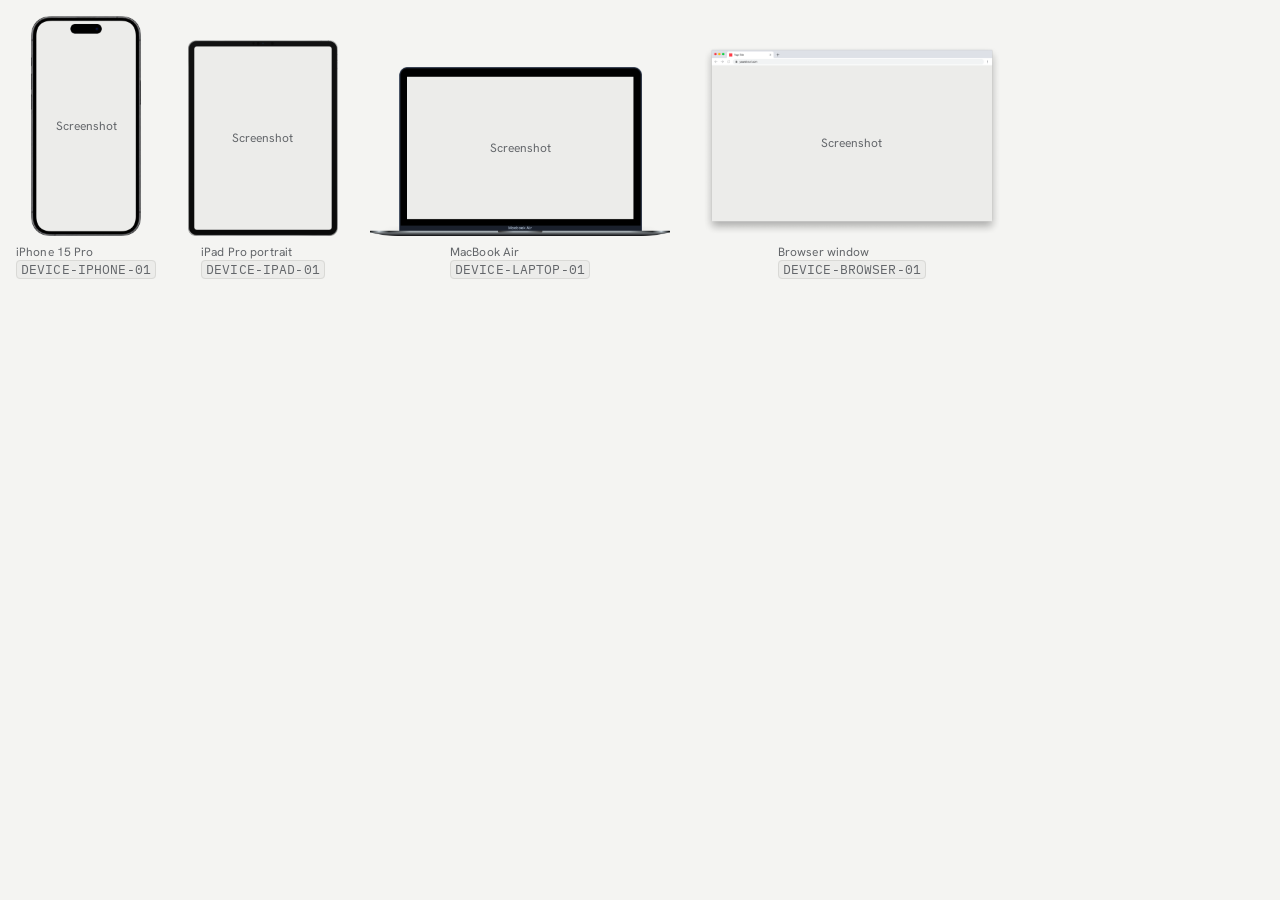
<file: ds/components/DeviceFrames/preview.html>
<!doctype html>
<html lang="en">
<head>
<meta charset="utf-8">
<title>DeviceFrames preview</title>
<style>
  html, body { margin: 0; }
  body { padding: var(--space-4); color: var(--color-text-primary); font: var(--font-body); letter-spacing: var(--letter-spacing-body); -webkit-font-smoothing: antialiased; }
  .pv-row { display: flex; flex-wrap: wrap; gap: var(--space-3); align-items: center; }
  .pv-grid { display: grid; grid-template-columns: repeat(auto-fit, minmax(200px, 1fr)); gap: var(--space-4); align-items: start; }
  .pv-cap { margin: 0 0 var(--space-2); font: var(--font-caption); letter-spacing: var(--letter-spacing-caption); color: var(--color-text-secondary); }
  .pv-sec + .pv-sec { margin-top: var(--space-5); }
</style>
<link rel="stylesheet" href="https://fonts.googleapis.com/css2?family=Bricolage+Grotesque:opsz,wght@12..96,500;12..96,600;12..96,700&family=Hanken+Grotesk:wght@400;500;600;700&family=IBM+Plex+Mono:wght@400;500&display=swap">
<link rel="stylesheet" href="../../../tokens.css">
<link rel="stylesheet" href="../../../bundle.css">
<script>try{var t=parent.document.documentElement.getAttribute("data-theme");if(t)document.documentElement.setAttribute("data-theme",t);}catch(e){}</script>
</head>
<body class="bl-body">
<div class="pv-row" style="align-items:flex-end; gap: var(--space-6)"><figure style="margin:0; display:grid; gap: var(--space-2); justify-items:center"><div class="cx-device" style="width:110px; --x:4.97%; --y:2.18%; --w:90.21%; --h:95.63%"><span class="cx-device__screen">Screenshot</span><img src="../../../files/frames/A-DEV-IPHONE-01_iphone-15-pro_portrait_transparent.png" alt=""></div><figcaption class="pv-cap" style="margin:0">iPhone 15 Pro<br><code class="bl-code">DEVICE-IPHONE-01</code></figcaption></figure><figure style="margin:0; display:grid; gap: var(--space-2); justify-items:center"><div class="cx-device" style="width:150px; --x:4.22%; --y:3.27%; --w:91.51%; --h:93.54%"><span class="cx-device__screen">Screenshot</span><img src="../../../files/frames/A-DEV-IPAD-01_ipad-pro_portrait_transparent.png" alt=""></div><figcaption class="pv-cap" style="margin:0">iPad Pro portrait<br><code class="bl-code">DEVICE-IPAD-01</code></figcaption></figure><figure style="margin:0; display:grid; gap: var(--space-2); justify-items:center"><div class="cx-device" style="width:300px; --x:12.3%; --y:5.81%; --w:75.5%; --h:84.15%"><span class="cx-device__screen">Screenshot</span><img src="../../../files/frames/A-DEV-LAPTOP-01_macbook-air_front_transparent.png" alt=""></div><figcaption class="pv-cap" style="margin:0">MacBook Air<br><code class="bl-code">DEVICE-LAPTOP-01</code></figcaption></figure><figure style="margin:0; display:grid; gap: var(--space-2); justify-items:center"><div class="cx-device" style="width:300px; --x:3.31%; --y:10.7%; --w:93.39%; --h:81.55%"><span class="cx-device__screen">Screenshot</span><img src="../../../files/frames/A-DEV-BROWSER-01_browser-window_transparent.png" alt=""></div><figcaption class="pv-cap" style="margin:0">Browser window<br><code class="bl-code">DEVICE-BROWSER-01</code></figcaption></figure></div>
</body>
</html>
</file>
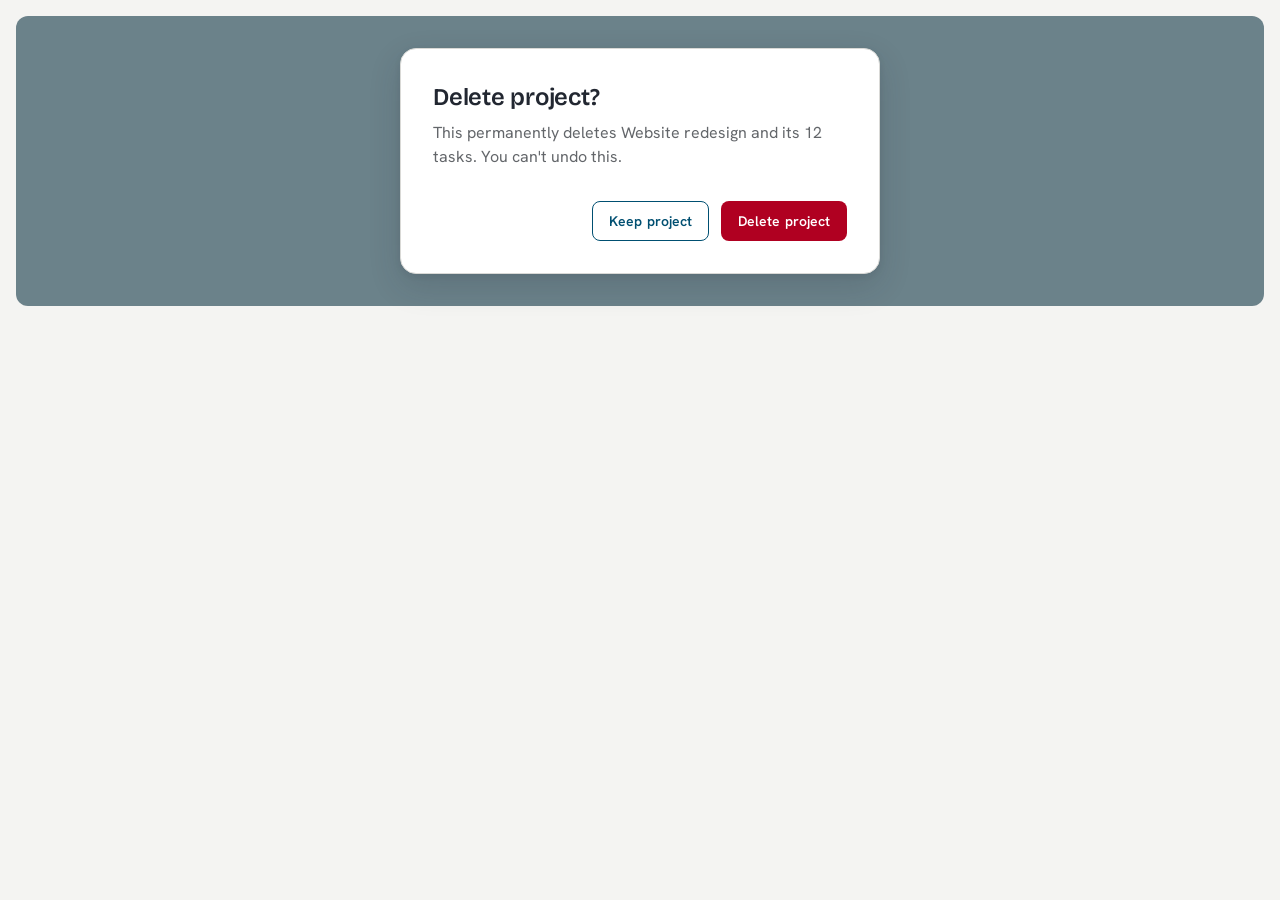
<file: ds/components/Dialog/preview.html>
<!doctype html>
<html lang="en">
<head>
<meta charset="utf-8">
<title>Dialog preview</title>
<style>
  html, body { margin: 0; }
  body { padding: var(--space-4); color: var(--color-text-primary); font: var(--font-body); letter-spacing: var(--letter-spacing-body); -webkit-font-smoothing: antialiased; }
  .pv-row { display: flex; flex-wrap: wrap; gap: var(--space-3); align-items: center; }
  .pv-col { display: grid; gap: var(--space-4); }
  .pv-cap { margin: 0 0 var(--space-2); font: var(--font-caption); letter-spacing: var(--letter-spacing-caption); color: var(--color-text-secondary); }
  .pv-sec + .pv-sec { margin-top: var(--space-5); }
  .pv-narrow { max-width: 360px; }
  .pv-half { max-width: 480px; }
</style>
<link rel="stylesheet" href="https://fonts.googleapis.com/css2?family=Bricolage+Grotesque:opsz,wght@12..96,500;12..96,600;12..96,700&family=Hanken+Grotesk:wght@400;500;600;700&family=IBM+Plex+Mono:wght@400;500&display=swap">
<link rel="stylesheet" href="../../../tokens.css">
<link rel="stylesheet" href="../../../bundle.css">
<script>try{var t=parent.document.documentElement.getAttribute("data-theme");if(t)document.documentElement.setAttribute("data-theme",t);}catch(e){}</script>
</head>
<body class="bl-body">
<div class="bl-scrim">
<div class="bl-dialog" role="dialog" aria-modal="true" aria-labelledby="dlg-t" aria-describedby="dlg-b">
<h2 class="bl-dialog__title" id="dlg-t">Delete project?</h2>
<p class="bl-dialog__body" id="dlg-b">This permanently deletes Website redesign and its 12 tasks. You can't undo this.</p>
<div class="bl-dialog__actions"><button class="bl-btn bl-btn--secondary" type="button">Keep project</button><button class="bl-btn bl-btn--destructive" type="button">Delete project</button></div>
</div>
</div>
</body>
</html>
</file>
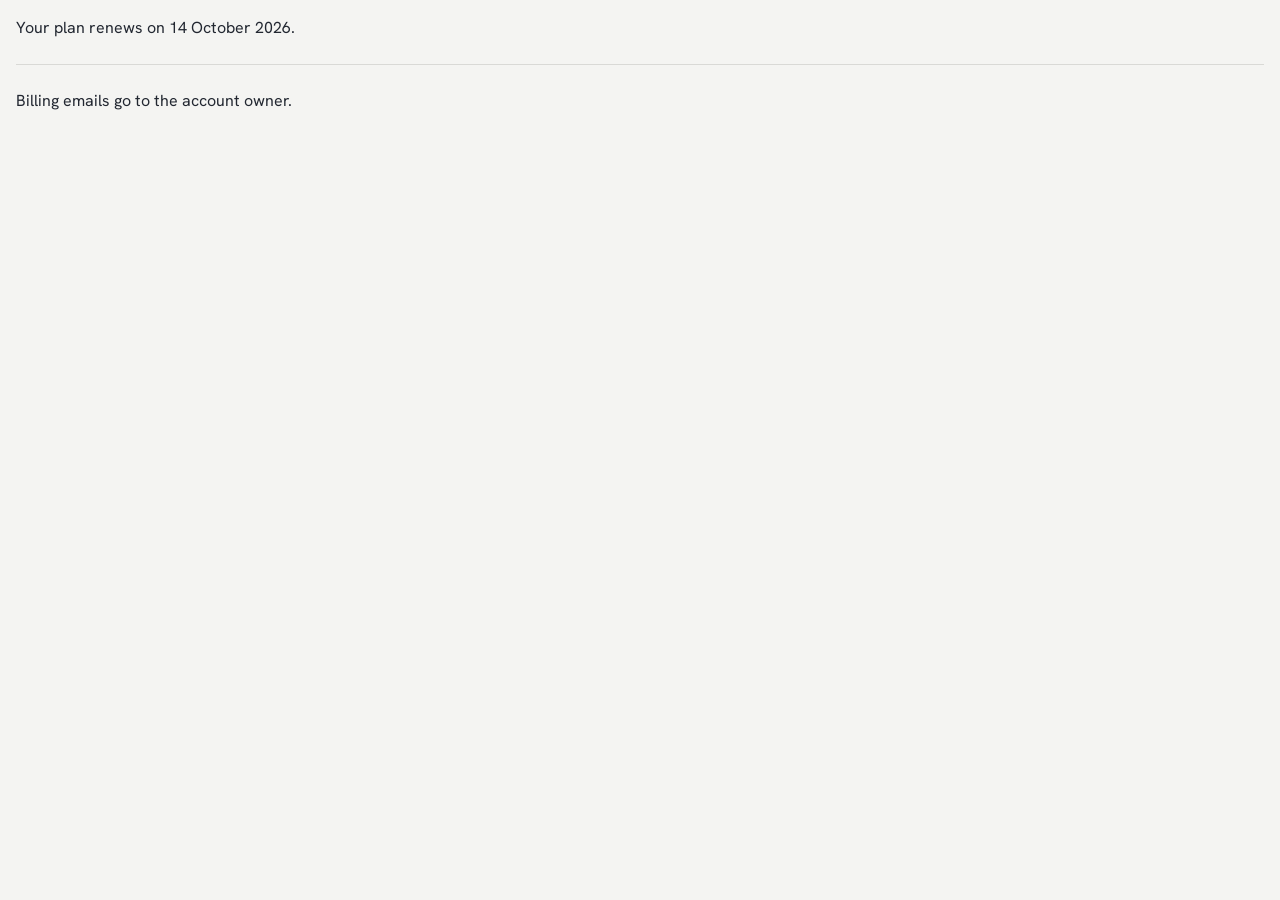
<file: ds/components/Divider/preview.html>
<!doctype html>
<html lang="en">
<head>
<meta charset="utf-8">
<title>Divider preview</title>
<style>
  html, body { margin: 0; }
  body { padding: var(--space-4); color: var(--color-text-primary); font: var(--font-body); letter-spacing: var(--letter-spacing-body); -webkit-font-smoothing: antialiased; }
  .pv-row { display: flex; flex-wrap: wrap; gap: var(--space-3); align-items: center; }
  .pv-col { display: grid; gap: var(--space-4); }
  .pv-cap { margin: 0 0 var(--space-2); font: var(--font-caption); letter-spacing: var(--letter-spacing-caption); color: var(--color-text-secondary); }
  .pv-sec + .pv-sec { margin-top: var(--space-5); }
  .pv-narrow { max-width: 360px; }
  .pv-half { max-width: 480px; }
</style>
<link rel="stylesheet" href="https://fonts.googleapis.com/css2?family=Bricolage+Grotesque:opsz,wght@12..96,500;12..96,600;12..96,700&family=Hanken+Grotesk:wght@400;500;600;700&family=IBM+Plex+Mono:wght@400;500&display=swap">
<link rel="stylesheet" href="../../../tokens.css">
<link rel="stylesheet" href="../../../bundle.css">
<script>try{var t=parent.document.documentElement.getAttribute("data-theme");if(t)document.documentElement.setAttribute("data-theme",t);}catch(e){}</script>
</head>
<body class="bl-body">
<p style="margin:0" class="bl-prose">Your plan renews on 14 October 2026.</p>
<hr class="bl-divider">
<p style="margin:0" class="bl-prose">Billing emails go to the account owner.</p>
</body>
</html>
</file>
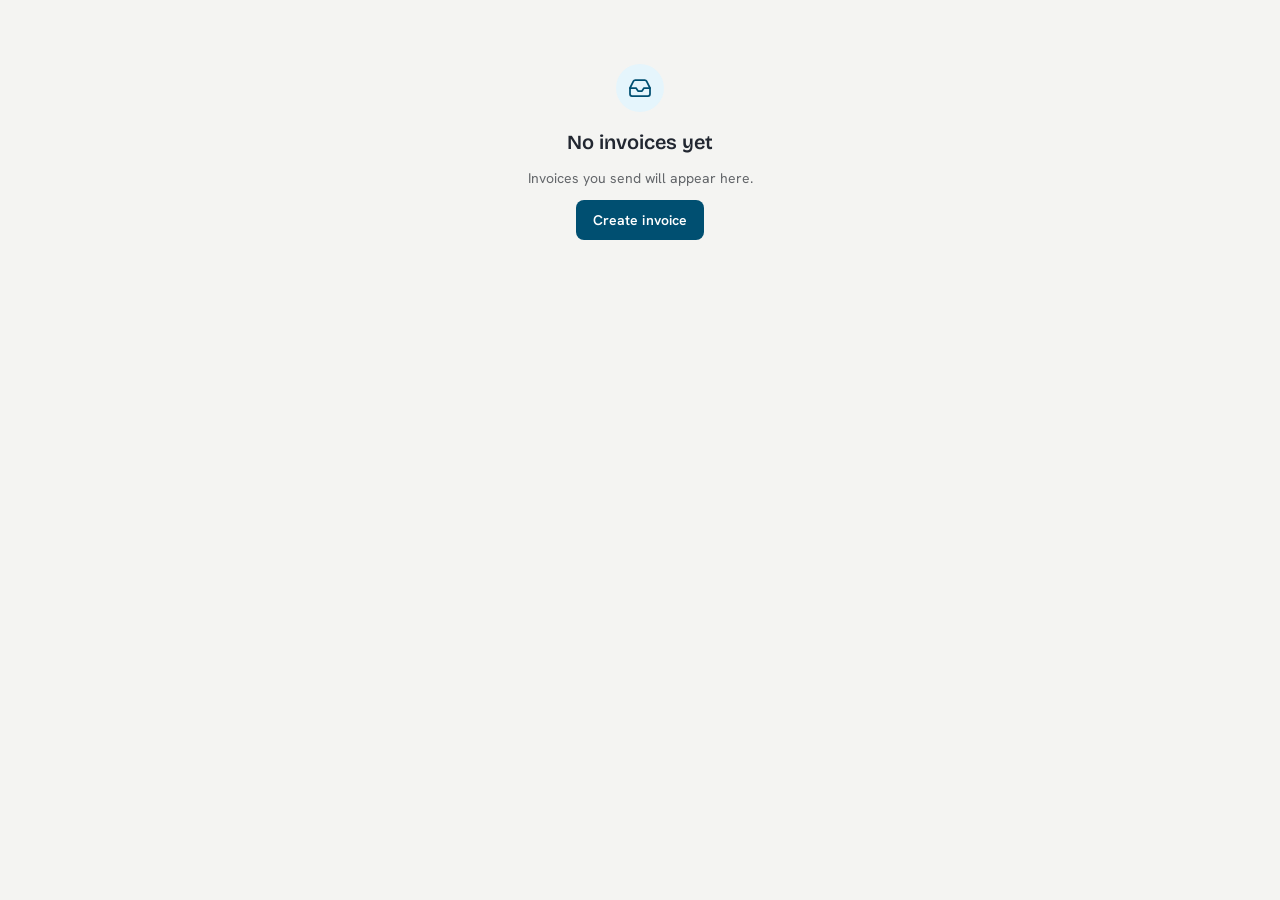
<file: ds/components/EmptyState/preview.html>
<!doctype html>
<html lang="en">
<head>
<meta charset="utf-8">
<title>EmptyState preview</title>
<style>
  html, body { margin: 0; }
  body { padding: var(--space-4); color: var(--color-text-primary); font: var(--font-body); letter-spacing: var(--letter-spacing-body); -webkit-font-smoothing: antialiased; }
  .pv-row { display: flex; flex-wrap: wrap; gap: var(--space-3); align-items: center; }
  .pv-col { display: grid; gap: var(--space-4); }
  .pv-cap { margin: 0 0 var(--space-2); font: var(--font-caption); letter-spacing: var(--letter-spacing-caption); color: var(--color-text-secondary); }
  .pv-sec + .pv-sec { margin-top: var(--space-5); }
  .pv-narrow { max-width: 360px; }
  .pv-half { max-width: 480px; }
</style>
<link rel="stylesheet" href="https://fonts.googleapis.com/css2?family=Bricolage+Grotesque:opsz,wght@12..96,500;12..96,600;12..96,700&family=Hanken+Grotesk:wght@400;500;600;700&family=IBM+Plex+Mono:wght@400;500&display=swap">
<link rel="stylesheet" href="../../../tokens.css">
<link rel="stylesheet" href="../../../bundle.css">
<script>try{var t=parent.document.documentElement.getAttribute("data-theme");if(t)document.documentElement.setAttribute("data-theme",t);}catch(e){}</script>
</head>
<body class="bl-body">
<div class="bl-empty">
<span class="bl-empty__icon"><svg class="bl-icon bl-icon--lg" viewBox="0 0 24 24" aria-hidden="true"><polyline points="22 12 16 12 14 15 10 15 8 12 2 12"/><path d="M5.45 5.11 2 12v6a2 2 0 0 0 2 2h16a2 2 0 0 0 2-2v-6l-3.45-6.89A2 2 0 0 0 16.76 4H7.24a2 2 0 0 0-1.79 1.11z"/></svg></span>
<h3>No invoices yet</h3>
<p>Invoices you send will appear here.</p>
<button class="bl-btn bl-btn--primary" type="button">Create invoice</button>
</div>
</body>
</html>
</file>
<file: tokens.css>
/* CX Presentation Design System tokens — generated from its tokens.json. */
:root {
  --color-neutral-0: #ffffff;
  --color-neutral-50: #f4f4f2;
  --color-neutral-100: #ececea;
  --color-neutral-200: #d9d9d6;
  --color-neutral-300: #bfc0bf;
  --color-neutral-400: #a6a8a9;
  --color-neutral-500: #888b8d;
  --color-neutral-600: #63666a;
  --color-neutral-700: #3e4147;
  --color-neutral-800: #2e323a;
  --color-neutral-900: #222731;
  --color-neutral-950: #15181e;
  --color-primary-50: #e5f5fc;
  --color-primary-100: #ccebf8;
  --color-primary-200: #99d7f1;
  --color-primary-300: #5bc2e7;
  --color-primary-400: #33b0e4;
  --color-primary-500: #009cde;
  --color-primary-600: #0077a8;
  --color-primary-700: #004f71;
  --color-primary-800: #003a54;
  --color-primary-900: #002a3a;
  --color-accent-100: #e0f5f4;
  --color-accent-300: #9fdfdd;
  --color-accent-500: #64ccc9;
  --color-accent-700: #2e8a87;
  --color-success-50: #e5f7ec;
  --color-success-300: #7ccc6c;
  --color-success-500: #00b140;
  --color-success-700: #007a2c;
  --color-success-800: #005e22;
  --color-success-900: #0e2a17;
  --color-warning-50: #fff0e5;
  --color-warning-300: #ffa366;
  --color-warning-500: #ff6900;
  --color-warning-700: #a84600;
  --color-warning-800: #7a3300;
  --color-warning-900: #3d1f0a;
  --color-error-50: #fde6ea;
  --color-error-300: #f59aaa;
  --color-error-500: #e4002b;
  --color-error-700: #b00021;
  --color-error-800: #8a001a;
  --color-error-900: #3d0a14;
  --color-info-50: #e5f5fc;
  --color-info-300: #5bc2e7;
  --color-info-500: #009cde;
  --color-info-700: #004f71;
  --color-info-800: #003a54;
  --color-info-900: #002a3a;
  --color-background-default: var(--color-neutral-50);
  --color-background-subtle: var(--color-neutral-100);
  --color-surface-default: var(--color-neutral-0);
  --color-surface-elevated: var(--color-neutral-0);
  --color-surface-sunken: var(--color-neutral-100);
  --color-surface-inverse: var(--color-primary-900);
  --color-border-default: var(--color-neutral-200);
  --color-border-strong: var(--color-neutral-500);
  --color-border-focus: var(--color-primary-700);
  --color-text-primary: var(--color-neutral-900);
  --color-text-secondary: var(--color-neutral-600);
  --color-text-disabled: var(--color-neutral-400);
  --color-text-inverse: var(--color-neutral-0);
  --color-text-link: var(--color-primary-700);
  --color-text-link-hover: var(--color-primary-800);
  --color-action-primary-bg: var(--color-primary-700);
  --color-action-primary-bg-hover: var(--color-primary-800);
  --color-action-primary-bg-active: var(--color-primary-900);
  --color-action-primary-text: var(--color-neutral-0);
  --color-action-secondary-border: var(--color-primary-700);
  --color-action-secondary-text: var(--color-primary-700);
  --color-action-secondary-bg-hover: var(--color-primary-50);
  --color-action-secondary-bg-active: var(--color-primary-100);
  --color-action-destructive-bg: var(--color-error-700);
  --color-action-destructive-bg-hover: var(--color-error-800);
  --color-action-destructive-bg-active: var(--color-error-900);
  --color-action-destructive-text: var(--color-neutral-0);
  --color-state-hover: var(--color-neutral-100);
  --color-state-active: var(--color-neutral-200);
  --color-state-selected-bg: var(--color-primary-50);
  --color-state-selected-border: var(--color-primary-700);
  --color-state-disabled-bg: var(--color-neutral-100);
  --color-state-disabled-border: var(--color-neutral-200);
  --color-accent-bg: var(--color-accent-500);
  --color-accent-text: var(--color-neutral-900);
  --color-status-success-fg: var(--color-success-700);
  --color-status-success-bg: var(--color-success-50);
  --color-status-success-border: var(--color-success-300);
  --color-status-success-solid: var(--color-success-500);
  --color-status-warning-fg: var(--color-warning-700);
  --color-status-warning-bg: var(--color-warning-50);
  --color-status-warning-border: var(--color-warning-300);
  --color-status-warning-solid: var(--color-warning-500);
  --color-status-error-fg: var(--color-error-700);
  --color-status-error-bg: var(--color-error-50);
  --color-status-error-border: var(--color-error-300);
  --color-status-error-solid: var(--color-error-500);
  --color-status-info-fg: var(--color-info-700);
  --color-status-info-bg: var(--color-info-50);
  --color-status-info-border: var(--color-info-300);
  --color-status-info-solid: var(--color-info-500);
  --color-overlay-scrim: rgba(0,42,58,0.56);
  --color-dataviz-1: #004f71;
  --color-dataviz-2: #009cde;
  --color-dataviz-3: #e56a54;
  --color-dataviz-4: #470a68;
  --color-dataviz-5: #aa0061;
  --color-dataviz-6: #00b140;
  --shadow-1: 0 1px 2px rgba(34,39,49,0.06), 0 1px 3px rgba(34,39,49,0.08);
  --shadow-2: 0 4px 12px rgba(34,39,49,0.10), 0 1px 3px rgba(34,39,49,0.08);
  --shadow-3: 0 12px 32px rgba(34,39,49,0.16), 0 2px 6px rgba(34,39,49,0.08);
  --shadow-4: 0 8px 24px rgba(34,39,49,0.20), 0 2px 6px rgba(34,39,49,0.10);
  --font-family-display: "Bricolage Grotesque", "Hanken Grotesk", system-ui, -apple-system, "Segoe UI", sans-serif;
  --font-family-sans: "Hanken Grotesk", system-ui, -apple-system, "Segoe UI", Roboto, sans-serif;
  --font-family-mono: "IBM Plex Mono", ui-monospace, "SF Mono", Menlo, Consolas, monospace;
  --space-0: 0;
  --space-1: 0.25rem;
  --space-2: 0.5rem;
  --space-3: 0.75rem;
  --space-4: 1rem;
  --space-5: 1.5rem;
  --space-6: 2rem;
  --space-7: 2.5rem;
  --space-8: 3rem;
  --space-9: 4rem;
  --space-10: 5rem;
  --space-11: 6rem;
  --radius-none: 0;
  --radius-sm: 4px;
  --radius-md: 8px;
  --radius-lg: 12px;
  --radius-xl: 16px;
  --radius-full: 999px;
  --border-width-0: 0;
  --border-width-1: 1px;
  --border-width-2: 2px;
  --icon-xs: 12px;
  --icon-sm: 16px;
  --icon-md: 20px;
  --icon-lg: 24px;
  --icon-xl: 32px;
  --icon-stroke: 1.75;
  --z-base: 0;
  --z-sticky: 100;
  --z-dropdown: 200;
  --z-overlay: 300;
  --z-modal: 400;
  --z-toast: 500;
  --z-tooltip: 600;
  --duration-instant: 0ms;
  --duration-fast: 120ms;
  --duration-normal: 240ms;
  --duration-slow: 400ms;
  --easing-standard: cubic-bezier(0.2, 0, 0, 1);
  --easing-enter: cubic-bezier(0, 0, 0.2, 1);
  --easing-exit: cubic-bezier(0.4, 0, 1, 1);
  --layout-container-max: 1200px;
  --layout-page-max: 1440px;
  --layout-prose-max: 68ch;
  --layout-sidebar-width: 264px;
  --layout-sidebar-collapsed: 72px;
}
@media (prefers-color-scheme: dark) {
  :root:not([data-theme="light"]) {
  color-scheme: dark;
    --color-background-default: var(--color-neutral-950);
    --color-background-subtle: var(--color-neutral-900);
    --color-surface-default: var(--color-neutral-900);
    --color-surface-elevated: var(--color-neutral-800);
    --color-surface-sunken: var(--color-neutral-950);
    --color-surface-inverse: var(--color-neutral-100);
    --color-border-default: var(--color-neutral-700);
    --color-border-strong: var(--color-neutral-500);
    --color-border-focus: var(--color-primary-300);
    --color-text-primary: var(--color-neutral-100);
    --color-text-secondary: var(--color-neutral-400);
    --color-text-disabled: var(--color-neutral-500);
    --color-text-inverse: var(--color-primary-900);
    --color-text-link: var(--color-primary-300);
    --color-text-link-hover: var(--color-primary-200);
    --color-action-primary-bg: var(--color-primary-300);
    --color-action-primary-bg-hover: var(--color-primary-200);
    --color-action-primary-bg-active: var(--color-primary-100);
    --color-action-primary-text: var(--color-primary-900);
    --color-action-secondary-border: var(--color-primary-300);
    --color-action-secondary-text: var(--color-primary-200);
    --color-action-secondary-bg-hover: var(--color-primary-900);
    --color-action-secondary-bg-active: var(--color-primary-800);
    --color-action-destructive-bg: var(--color-error-300);
    --color-action-destructive-bg-hover: var(--color-error-50);
    --color-action-destructive-bg-active: var(--color-error-50);
    --color-action-destructive-text: var(--color-error-900);
    --color-state-hover: var(--color-neutral-800);
    --color-state-active: var(--color-neutral-700);
    --color-state-selected-bg: var(--color-primary-900);
    --color-state-selected-border: var(--color-primary-300);
    --color-state-disabled-bg: var(--color-neutral-800);
    --color-state-disabled-border: var(--color-neutral-700);
    --color-accent-bg: var(--color-accent-500);
    --color-accent-text: var(--color-neutral-900);
    --color-status-success-fg: var(--color-success-300);
    --color-status-success-bg: var(--color-success-900);
    --color-status-success-border: var(--color-success-700);
    --color-status-success-solid: var(--color-success-300);
    --color-status-warning-fg: var(--color-warning-300);
    --color-status-warning-bg: var(--color-warning-900);
    --color-status-warning-border: var(--color-warning-700);
    --color-status-warning-solid: var(--color-warning-300);
    --color-status-error-fg: var(--color-error-300);
    --color-status-error-bg: var(--color-error-900);
    --color-status-error-border: var(--color-error-700);
    --color-status-error-solid: var(--color-error-300);
    --color-status-info-fg: var(--color-info-300);
    --color-status-info-bg: var(--color-info-900);
    --color-status-info-border: var(--color-info-700);
    --color-status-info-solid: var(--color-info-300);
    --color-overlay-scrim: rgba(0,0,0,0.68);
    --color-dataviz-1: #5bc2e7;
    --color-dataviz-2: #99d7f1;
    --color-dataviz-3: #f0947f;
    --color-dataviz-4: #b48cd1;
    --color-dataviz-5: #e06aa6;
    --color-dataviz-6: #7ccc6c;
    --shadow-1: 0 1px 2px rgba(0,0,0,0.40);
    --shadow-2: 0 4px 12px rgba(0,0,0,0.48);
    --shadow-3: 0 12px 32px rgba(0,0,0,0.56);
    --shadow-4: 0 8px 24px rgba(0,0,0,0.60);
  }
}
:root[data-theme="dark"] {
  color-scheme: dark;
  --color-background-default: var(--color-neutral-950);
  --color-background-subtle: var(--color-neutral-900);
  --color-surface-default: var(--color-neutral-900);
  --color-surface-elevated: var(--color-neutral-800);
  --color-surface-sunken: var(--color-neutral-950);
  --color-surface-inverse: var(--color-neutral-100);
  --color-border-default: var(--color-neutral-700);
  --color-border-strong: var(--color-neutral-500);
  --color-border-focus: var(--color-primary-300);
  --color-text-primary: var(--color-neutral-100);
  --color-text-secondary: var(--color-neutral-400);
  --color-text-disabled: var(--color-neutral-500);
  --color-text-inverse: var(--color-primary-900);
  --color-text-link: var(--color-primary-300);
  --color-text-link-hover: var(--color-primary-200);
  --color-action-primary-bg: var(--color-primary-300);
  --color-action-primary-bg-hover: var(--color-primary-200);
  --color-action-primary-bg-active: var(--color-primary-100);
  --color-action-primary-text: var(--color-primary-900);
  --color-action-secondary-border: var(--color-primary-300);
  --color-action-secondary-text: var(--color-primary-200);
  --color-action-secondary-bg-hover: var(--color-primary-900);
  --color-action-secondary-bg-active: var(--color-primary-800);
  --color-action-destructive-bg: var(--color-error-300);
  --color-action-destructive-bg-hover: var(--color-error-50);
  --color-action-destructive-bg-active: var(--color-error-50);
  --color-action-destructive-text: var(--color-error-900);
  --color-state-hover: var(--color-neutral-800);
  --color-state-active: var(--color-neutral-700);
  --color-state-selected-bg: var(--color-primary-900);
  --color-state-selected-border: var(--color-primary-300);
  --color-state-disabled-bg: var(--color-neutral-800);
  --color-state-disabled-border: var(--color-neutral-700);
  --color-accent-bg: var(--color-accent-500);
  --color-accent-text: var(--color-neutral-900);
  --color-status-success-fg: var(--color-success-300);
  --color-status-success-bg: var(--color-success-900);
  --color-status-success-border: var(--color-success-700);
  --color-status-success-solid: var(--color-success-300);
  --color-status-warning-fg: var(--color-warning-300);
  --color-status-warning-bg: var(--color-warning-900);
  --color-status-warning-border: var(--color-warning-700);
  --color-status-warning-solid: var(--color-warning-300);
  --color-status-error-fg: var(--color-error-300);
  --color-status-error-bg: var(--color-error-900);
  --color-status-error-border: var(--color-error-700);
  --color-status-error-solid: var(--color-error-300);
  --color-status-info-fg: var(--color-info-300);
  --color-status-info-bg: var(--color-info-900);
  --color-status-info-border: var(--color-info-700);
  --color-status-info-solid: var(--color-info-300);
  --color-overlay-scrim: rgba(0,0,0,0.68);
  --color-dataviz-1: #5bc2e7;
  --color-dataviz-2: #99d7f1;
  --color-dataviz-3: #f0947f;
  --color-dataviz-4: #b48cd1;
  --color-dataviz-5: #e06aa6;
  --color-dataviz-6: #7ccc6c;
  --shadow-1: 0 1px 2px rgba(0,0,0,0.40);
  --shadow-2: 0 4px 12px rgba(0,0,0,0.48);
  --shadow-3: 0 12px 32px rgba(0,0,0,0.56);
  --shadow-4: 0 8px 24px rgba(0,0,0,0.60);
}
@media (prefers-reduced-motion: reduce) { :root { --duration-fast: 120ms; --duration-normal: 240ms; --duration-slow: 400ms; } }
</file>
<file: bundle.css>
/* CX Presentation Design System: variables the generated tokens.css does not declare (font shorthands, letter spacing, weights, grid) and the
   theme color-scheme. Every value below is copied from the source; components.css follows unchanged. */
:root {
  color-scheme: light;
  --grid-columns: 4; --grid-margin: var(--space-4); --grid-gutter: var(--space-4);
  --font-weight-regular: 400;
  --font-weight-medium: 500;
  --font-weight-semibold: 600;
  --font-weight-bold: 700;
  --letter-spacing-display: -0.02em;
  --letter-spacing-h1: -0.02em;
  --letter-spacing-h2: -0.015em;
  --letter-spacing-h3: -0.01em;
  --letter-spacing-h4: 0em;
  --letter-spacing-body-lg: 0em;
  --letter-spacing-body: 0em;
  --letter-spacing-body-sm: 0em;
  --letter-spacing-label: 0.005em;
  --letter-spacing-caption: 0.01em;
  --letter-spacing-button: 0.005em;
  --letter-spacing-code: 0em;
  --font-display: 700 3.5rem/3.75rem var(--font-family-display);
  --font-h1: 700 2.5rem/3rem var(--font-family-display);
  --font-h2: 600 2rem/2.5rem var(--font-family-display);
  --font-h3: 600 1.5rem/2rem var(--font-family-display);
  --font-h4: 600 1.25rem/1.75rem var(--font-family-display);
  --font-body-lg: 400 1.125rem/1.75rem var(--font-family-sans);
  --font-body: 400 1rem/1.5rem var(--font-family-sans);
  --font-body-sm: 400 0.875rem/1.25rem var(--font-family-sans);
  --font-label: 500 0.875rem/1.25rem var(--font-family-sans);
  --font-caption: 400 0.75rem/1rem var(--font-family-sans);
  --font-button: 600 0.875rem/1.25rem var(--font-family-sans);
  --font-code: 400 0.8125rem/1.25rem var(--font-family-mono);
}
:root[data-theme="dark"], [data-theme="dark"] { color-scheme: dark; }
@media (min-width: 768px) {
  :root { --grid-margin: var(--space-5); --grid-gutter: var(--space-5); --grid-columns: 8; }
}
@media (min-width: 1024px) {
  :root { --grid-margin: var(--space-6); --grid-gutter: var(--space-5); --grid-columns: 12; }
}
@media (max-width: 767.98px) {
  :root {
    --font-display: 700 2.5rem/2.75rem var(--font-family-display);
    --font-h1: 700 2rem/2.5rem var(--font-family-display);
    --font-h2: 600 1.625rem/2.125rem var(--font-family-display);
    --font-h3: 600 1.375rem/1.875rem var(--font-family-display);
  }
}

/* CX Presentation Design System components. Consumes tokens.css only: no hard-coded colors, spacing, radii or shadows.
   Class prefix: bl-   State helper classes (.is-hover .is-active .is-focus) exist so docs can render every state at once. */

*, *::before, *::after { box-sizing: border-box; }
.bl-body, body.bl-body { margin: 0; background: var(--color-background-default); color: var(--color-text-primary);
  font: var(--font-body); letter-spacing: var(--letter-spacing-body); -webkit-font-smoothing: antialiased; }
:focus-visible { outline: var(--border-width-2) solid var(--color-border-focus); outline-offset: 2px; }
.bl-sr-only { position: absolute; width: 1px; height: 1px; margin: -1px; padding: 0; overflow: hidden; clip: rect(0 0 0 0); white-space: nowrap; border: 0; }
.bl-icon { width: var(--icon-md); height: var(--icon-md); flex: none; fill: none; stroke: currentColor; stroke-width: var(--icon-stroke); stroke-linecap: round; stroke-linejoin: round; }
.bl-icon--xs { width: var(--icon-xs); height: var(--icon-xs); } .bl-icon--sm { width: var(--icon-sm); height: var(--icon-sm); }
.bl-icon--lg { width: var(--icon-lg); height: var(--icon-lg); } .bl-icon--xl { width: var(--icon-xl); height: var(--icon-xl); }

/* ---------- Type utilities ---------- */
.bl-display, .bl-h1, .bl-h2, .bl-h3, .bl-h4 { margin: 0; color: var(--color-text-primary); text-wrap: balance; }
.bl-display { font: var(--font-display); letter-spacing: var(--letter-spacing-display); }
.bl-h1 { font: var(--font-h1); letter-spacing: var(--letter-spacing-h1); }
.bl-h2 { font: var(--font-h2); letter-spacing: var(--letter-spacing-h2); }
.bl-h3 { font: var(--font-h3); letter-spacing: var(--letter-spacing-h3); }
.bl-h4 { font: var(--font-h4); letter-spacing: var(--letter-spacing-h4); }
.bl-body-lg { font: var(--font-body-lg); } .bl-body-sm { font: var(--font-body-sm); } .bl-caption { font: var(--font-caption); letter-spacing: var(--letter-spacing-caption); }
.bl-text-secondary { color: var(--color-text-secondary); }
.bl-prose { max-width: var(--layout-prose-max); }
.bl-code, code.bl-code { font: var(--font-code); background: var(--color-surface-sunken); border: var(--border-width-1) solid var(--color-border-default); border-radius: var(--radius-sm); padding: 0 var(--space-1); }
.bl-link { color: var(--color-text-link); text-decoration: underline; text-underline-offset: 0.2em; text-decoration-thickness: 1px; border-radius: var(--radius-sm); }
.bl-link:hover, .bl-link.is-hover { color: var(--color-text-link-hover); text-decoration-thickness: 2px; }

/* ---------- Button ---------- */
.bl-btn { --btn-h: 40px; --btn-px: var(--space-4);
  display: inline-flex; align-items: center; justify-content: center; gap: var(--space-2); position: relative;
  min-height: var(--btn-h); padding: 0 var(--btn-px); border-radius: var(--radius-md);
  border: var(--border-width-1) solid transparent; background: transparent; color: var(--color-text-primary);
  font: var(--font-button); letter-spacing: var(--letter-spacing-button); text-decoration: none; white-space: nowrap; cursor: pointer;
  transition: background-color var(--duration-fast) var(--easing-standard), border-color var(--duration-fast) var(--easing-standard), color var(--duration-fast) var(--easing-standard); }
.bl-btn--sm { --btn-h: 32px; --btn-px: var(--space-3); } .bl-btn--lg { --btn-h: 48px; --btn-px: var(--space-5); font-size: 1rem; line-height: 1.5rem; }
.bl-btn--sm .bl-icon { width: var(--icon-sm); height: var(--icon-sm); }
.bl-btn--icon { padding: 0; width: var(--btn-h); }
.bl-btn--block { display: flex; width: 100%; }
@media (pointer: coarse) { .bl-btn { --btn-h: 44px; } .bl-btn--sm { --btn-h: 40px; } .bl-btn--lg { --btn-h: 52px; } }
.bl-btn--primary { background: var(--color-action-primary-bg); color: var(--color-action-primary-text); }
.bl-btn--primary:hover, .bl-btn--primary.is-hover { background: var(--color-action-primary-bg-hover); }
.bl-btn--primary:active, .bl-btn--primary.is-active { background: var(--color-action-primary-bg-active); }
.bl-btn--secondary { border-color: var(--color-action-secondary-border); color: var(--color-action-secondary-text); background: transparent; }
.bl-btn--secondary:hover, .bl-btn--secondary.is-hover { background: var(--color-action-secondary-bg-hover); }
.bl-btn--secondary:active, .bl-btn--secondary.is-active { background: var(--color-action-secondary-bg-active); }
.bl-btn--tertiary { background: var(--color-state-hover); color: var(--color-text-primary); }
.bl-btn--tertiary:hover, .bl-btn--tertiary.is-hover { background: var(--color-state-active); }
.bl-btn--tertiary:active, .bl-btn--tertiary.is-active { background: var(--color-border-default); }
.bl-btn--ghost { color: var(--color-action-secondary-text); }
.bl-btn--ghost:hover, .bl-btn--ghost.is-hover { background: var(--color-state-hover); }
.bl-btn--ghost:active, .bl-btn--ghost.is-active { background: var(--color-state-active); }
.bl-btn--destructive { background: var(--color-action-destructive-bg); color: var(--color-action-destructive-text); }
.bl-btn--destructive:hover, .bl-btn--destructive.is-hover { background: var(--color-action-destructive-bg-hover); }
.bl-btn--destructive:active, .bl-btn--destructive.is-active { background: var(--color-action-destructive-bg-active); }
.bl-btn.is-focus { outline: var(--border-width-2) solid var(--color-border-focus); outline-offset: 2px; }
.bl-btn[disabled], .bl-btn[aria-disabled="true"] { background: var(--color-state-disabled-bg); color: var(--color-text-disabled); border-color: var(--color-state-disabled-border); cursor: not-allowed; }
.bl-btn--ghost[disabled], .bl-btn--ghost[aria-disabled="true"] { background: transparent; border-color: transparent; }
.bl-btn[aria-busy="true"] { cursor: progress; pointer-events: none; }
.bl-spinner { width: var(--icon-md); height: var(--icon-md); flex: none; border-radius: var(--radius-full); border: var(--border-width-2) solid currentColor; border-right-color: transparent; animation: bl-spin 800ms linear infinite; }
.bl-spinner--sm { width: var(--icon-sm); height: var(--icon-sm); }
@keyframes bl-spin { to { transform: rotate(360deg); } }

/* ---------- Form controls ---------- */
.bl-field { display: grid; gap: var(--space-2); }
.bl-label { font: var(--font-label); letter-spacing: var(--letter-spacing-label); color: var(--color-text-primary); }
.bl-label__opt { color: var(--color-text-secondary); font-weight: var(--font-weight-regular); }
.bl-help { font: var(--font-body-sm); color: var(--color-text-secondary); margin: 0; }
.bl-error { display: flex; gap: var(--space-2); align-items: flex-start; margin: 0; font: var(--font-body-sm); color: var(--color-status-error-fg); }
.bl-error .bl-icon { width: var(--icon-sm); height: var(--icon-sm); margin-top: 2px; }
.bl-input, .bl-textarea, .bl-select { width: 100%; min-height: 40px; padding: var(--space-2) var(--space-3); background: var(--color-surface-default); color: var(--color-text-primary);
  border: var(--border-width-1) solid var(--color-border-strong); border-radius: var(--radius-md); font: var(--font-body); appearance: none;
  transition: border-color var(--duration-fast) var(--easing-standard); }
@media (pointer: coarse) { .bl-input, .bl-select { min-height: 44px; } }
.bl-input::placeholder, .bl-textarea::placeholder { color: var(--color-text-secondary); opacity: 1; }
.bl-textarea { min-height: 96px; resize: vertical; }
.bl-input:hover, .bl-textarea:hover, .bl-select:hover, .bl-input.is-hover { border-color: var(--color-text-primary); }
.bl-input:focus-visible, .bl-textarea:focus-visible, .bl-select:focus-visible, .bl-input.is-focus { outline: var(--border-width-2) solid var(--color-border-focus); outline-offset: 0; border-color: var(--color-border-focus); }
.bl-input[disabled], .bl-textarea[disabled], .bl-select[disabled] { background: var(--color-state-disabled-bg); color: var(--color-text-disabled); border-color: var(--color-state-disabled-border); cursor: not-allowed; }
.bl-input[aria-invalid="true"], .bl-textarea[aria-invalid="true"], .bl-select[aria-invalid="true"] { border-color: var(--color-status-error-solid); border-width: var(--border-width-2); padding: calc(var(--space-2) - 1px) calc(var(--space-3) - 1px); }
.bl-input[readonly] { background: var(--color-surface-sunken); }
.bl-input-wrap, .bl-select-wrap { position: relative; }
.bl-input-wrap > .bl-icon, .bl-select-wrap > .bl-icon { position: absolute; top: 50%; transform: translateY(-50%); pointer-events: none; color: var(--color-text-secondary); }
.bl-input-wrap > .bl-icon { left: var(--space-3); } .bl-input-wrap > .bl-input { padding-left: calc(var(--space-3) + var(--icon-md) + var(--space-2)); }
.bl-select-wrap > .bl-icon { right: var(--space-3); } .bl-select-wrap > .bl-select { padding-right: calc(var(--space-3) + var(--icon-md) + var(--space-2)); }
.bl-input-wrap .bl-input-clear { position: absolute; right: var(--space-1); top: 50%; transform: translateY(-50%); }

.bl-check, .bl-radio, .bl-switch { display: inline-flex; align-items: flex-start; gap: var(--space-3); position: relative; cursor: pointer; font: var(--font-body); min-height: 24px; }
.bl-check input, .bl-radio input, .bl-switch input { position: absolute; opacity: 0; width: 24px; height: 24px; margin: 0; left: 0; top: 0; cursor: inherit; }
.bl-check__box, .bl-radio__box { flex: none; width: 20px; height: 20px; margin: 2px; border: var(--border-width-2) solid var(--color-border-strong); background: var(--color-surface-default); transition: background-color var(--duration-fast) var(--easing-standard), border-color var(--duration-fast) var(--easing-standard); }
.bl-check__box { border-radius: var(--radius-sm); position: relative; } .bl-radio__box { border-radius: var(--radius-full); position: relative; }
.bl-check:hover .bl-check__box, .bl-radio:hover .bl-radio__box { border-color: var(--color-text-primary); }
.bl-check input:checked + .bl-check__box, .bl-check input:indeterminate + .bl-check__box { background: var(--color-action-primary-bg); border-color: var(--color-action-primary-bg); }
.bl-check input:checked + .bl-check__box::after { content: ""; position: absolute; left: 5px; top: 1px; width: 5px; height: 10px; border: solid var(--color-action-primary-text); border-width: 0 2px 2px 0; transform: rotate(45deg); }
.bl-check input:indeterminate + .bl-check__box::after { content: ""; position: absolute; left: 3px; top: 7px; width: 10px; height: 2px; background: var(--color-action-primary-text); }
.bl-radio input:checked + .bl-radio__box { border-color: var(--color-action-primary-bg); }
.bl-radio input:checked + .bl-radio__box::after { content: ""; position: absolute; inset: 3px; border-radius: var(--radius-full); background: var(--color-action-primary-bg); }
.bl-check input:focus-visible + .bl-check__box, .bl-radio input:focus-visible + .bl-radio__box, .bl-switch input:focus-visible + .bl-switch__track { outline: var(--border-width-2) solid var(--color-border-focus); outline-offset: 2px; }
.bl-check input:disabled ~ *, .bl-radio input:disabled ~ *, .bl-switch input:disabled ~ * { opacity: 1; color: var(--color-text-disabled); }
.bl-check input:disabled + .bl-check__box, .bl-radio input:disabled + .bl-radio__box { background: var(--color-state-disabled-bg); border-color: var(--color-state-disabled-border); }
.bl-check input:disabled, .bl-radio input:disabled, .bl-switch input:disabled { cursor: not-allowed; }
.bl-check[aria-invalid="true"] .bl-check__box { border-color: var(--color-status-error-solid); }
.bl-switch__track { flex: none; width: 40px; height: 24px; border-radius: var(--radius-full); background: var(--color-surface-default); border: var(--border-width-2) solid var(--color-border-strong); position: relative; transition: background-color var(--duration-fast) var(--easing-standard); }
.bl-switch__track::after { content: ""; position: absolute; top: 2px; left: 2px; width: 16px; height: 16px; border-radius: var(--radius-full); background: var(--color-border-strong); transition: transform var(--duration-fast) var(--easing-standard), background-color var(--duration-fast) var(--easing-standard); }
.bl-switch input:checked + .bl-switch__track { background: var(--color-action-primary-bg); border-color: var(--color-action-primary-bg); }
.bl-switch input:checked + .bl-switch__track::after { transform: translateX(16px); background: var(--color-action-primary-text); }
.bl-switch input:disabled + .bl-switch__track { background: var(--color-state-disabled-bg); border-color: var(--color-state-disabled-border); }
.bl-switch input:disabled + .bl-switch__track::after { background: var(--color-text-disabled); }
fieldset.bl-fieldset { border: 0; margin: 0; padding: 0; display: grid; gap: var(--space-3); min-width: 0; }
.bl-fieldset > legend { font: var(--font-label); padding: 0; margin-bottom: var(--space-2); }

/* ---------- Badge, tag, avatar, divider, tooltip ---------- */
.bl-badge { display: inline-flex; align-items: center; gap: var(--space-1); min-height: 24px; padding: 0 var(--space-2); border-radius: var(--radius-full); font: var(--font-caption); font-weight: var(--font-weight-medium); letter-spacing: var(--letter-spacing-caption);
  background: var(--color-state-hover); color: var(--color-text-primary); border: var(--border-width-1) solid var(--color-border-default); white-space: nowrap; }
.bl-badge .bl-icon { width: var(--icon-xs); height: var(--icon-xs); }
.bl-badge--success { background: var(--color-status-success-bg); color: var(--color-status-success-fg); border-color: var(--color-status-success-border); }
.bl-badge--warning { background: var(--color-status-warning-bg); color: var(--color-status-warning-fg); border-color: var(--color-status-warning-border); }
.bl-badge--error { background: var(--color-status-error-bg); color: var(--color-status-error-fg); border-color: var(--color-status-error-border); }
.bl-badge--info { background: var(--color-status-info-bg); color: var(--color-status-info-fg); border-color: var(--color-status-info-border); }
.bl-badge--accent { background: var(--color-accent-bg); color: var(--color-accent-text); border-color: transparent; }
.bl-tag { display: inline-flex; align-items: center; gap: var(--space-1); min-height: 32px; padding: 0 var(--space-3); border-radius: var(--radius-md); background: var(--color-surface-default); border: var(--border-width-1) solid var(--color-border-strong); font: var(--font-body-sm); }
.bl-tag button { display: grid; place-items: center; width: 24px; height: 24px; margin-right: calc(var(--space-2) * -1); border: 0; background: transparent; color: inherit; border-radius: var(--radius-sm); cursor: pointer; }
.bl-tag button:hover { background: var(--color-state-hover); }
.bl-avatar { --avatar: 40px; display: inline-grid; place-items: center; width: var(--avatar); height: var(--avatar); border-radius: var(--radius-full); background: var(--color-state-selected-bg); color: var(--color-text-primary); border: var(--border-width-1) solid var(--color-state-selected-border);
  font: var(--font-label); font-size: calc(var(--avatar) * 0.36); overflow: hidden; flex: none; }
.bl-avatar--sm { --avatar: 24px; } .bl-avatar--lg { --avatar: 48px; }
.bl-divider { border: 0; border-top: var(--border-width-1) solid var(--color-border-default); margin: var(--space-5) 0; }
.bl-tooltip-wrap { position: relative; display: inline-flex; }
.bl-tooltip { position: absolute; bottom: calc(100% + var(--space-2)); left: 50%; transform: translateX(-50%); z-index: var(--z-tooltip); max-width: 240px; width: max-content; padding: var(--space-1) var(--space-2); border-radius: var(--radius-sm);
  background: var(--color-surface-inverse); color: var(--color-text-inverse); font: var(--font-caption); box-shadow: var(--shadow-2); opacity: 0; visibility: hidden; pointer-events: none; transition: opacity var(--duration-fast) var(--easing-standard), visibility var(--duration-fast); }
.bl-tooltip-wrap:hover .bl-tooltip, .bl-tooltip-wrap:focus-within .bl-tooltip, .bl-tooltip.is-open { opacity: 1; visibility: visible; }

/* ---------- Card, empty state, accordion ---------- */
.bl-card { background: var(--color-surface-default); border: var(--border-width-1) solid var(--color-border-default); border-radius: var(--radius-lg); box-shadow: var(--shadow-1); padding: var(--space-5); }
.bl-card--flat { box-shadow: none; } .bl-card--sunken { background: var(--color-surface-sunken); box-shadow: none; }
.bl-card--interactive { transition: box-shadow var(--duration-normal) var(--easing-standard), border-color var(--duration-normal) var(--easing-standard); }
.bl-card--interactive:hover { box-shadow: var(--shadow-2); border-color: var(--color-border-strong); }
.bl-card--selected { border: var(--border-width-2) solid var(--color-state-selected-border); background: var(--color-state-selected-bg); padding: calc(var(--space-5) - 1px); }
.bl-card__title { margin: 0 0 var(--space-2); font: var(--font-h4); letter-spacing: var(--letter-spacing-h4); }
.bl-card__body { margin: 0; color: var(--color-text-secondary); font: var(--font-body-sm); }
.bl-card__actions { display: flex; gap: var(--space-3); margin-top: var(--space-4); flex-wrap: wrap; }
.bl-empty { display: grid; justify-items: center; text-align: center; gap: var(--space-3); padding: var(--space-8) var(--space-5); }
.bl-empty__icon { display: grid; place-items: center; width: 48px; height: 48px; border-radius: var(--radius-full); background: var(--color-state-selected-bg); color: var(--color-text-link); margin-bottom: var(--space-1); }
.bl-empty h3 { margin: 0; font: var(--font-h4); } .bl-empty p { margin: 0; max-width: 40ch; color: var(--color-text-secondary); font: var(--font-body-sm); }
.bl-accordion { border: var(--border-width-1) solid var(--color-border-default); border-radius: var(--radius-lg); background: var(--color-surface-default); overflow: hidden; }
.bl-accordion details + details { border-top: var(--border-width-1) solid var(--color-border-default); }
.bl-accordion summary { display: flex; align-items: center; justify-content: space-between; gap: var(--space-3); min-height: 48px; padding: var(--space-3) var(--space-4); font: var(--font-label); font-size: 1rem; cursor: pointer; list-style: none; }
.bl-accordion summary::-webkit-details-marker { display: none; }
.bl-accordion summary:hover { background: var(--color-state-hover); }
.bl-accordion summary:focus-visible { outline-offset: -2px; }
.bl-accordion summary .bl-icon { transition: transform var(--duration-fast) var(--easing-standard); }
.bl-accordion details[open] summary .bl-icon { transform: rotate(180deg); }
.bl-accordion .bl-accordion__panel { padding: 0 var(--space-4) var(--space-4); color: var(--color-text-secondary); font: var(--font-body-sm); }

/* ---------- Feedback ---------- */
.bl-alert { --a-bg: var(--color-status-info-bg); --a-fg: var(--color-status-info-fg); --a-bd: var(--color-status-info-border); --a-solid: var(--color-status-info-solid);
  display: grid; grid-template-columns: auto 1fr auto; gap: var(--space-3); align-items: start; padding: var(--space-4); background: var(--a-bg); border: var(--border-width-1) solid var(--a-bd); border-radius: var(--radius-md); color: var(--color-text-primary); }
.bl-alert--success { --a-bg: var(--color-status-success-bg); --a-fg: var(--color-status-success-fg); --a-bd: var(--color-status-success-border); --a-solid: var(--color-status-success-solid); }
.bl-alert--warning { --a-bg: var(--color-status-warning-bg); --a-fg: var(--color-status-warning-fg); --a-bd: var(--color-status-warning-border); --a-solid: var(--color-status-warning-solid); }
.bl-alert--error { --a-bg: var(--color-status-error-bg); --a-fg: var(--color-status-error-fg); --a-bd: var(--color-status-error-border); --a-solid: var(--color-status-error-solid); }
.bl-alert > .bl-icon { color: var(--a-solid); margin-top: 2px; }
.bl-alert__title { margin: 0; font: var(--font-label); font-size: 1rem; font-weight: var(--font-weight-semibold); color: var(--a-fg); }
.bl-alert__body { margin: var(--space-1) 0 0; font: var(--font-body-sm); }
.bl-alert__actions { display: flex; gap: var(--space-3); margin-top: var(--space-3); flex-wrap: wrap; }
.bl-alert--banner { border-radius: 0; border-left: 0; border-right: 0; }
.bl-toast { display: grid; grid-template-columns: auto 1fr auto; gap: var(--space-3); align-items: center; max-width: 420px; padding: var(--space-3) var(--space-4); border-radius: var(--radius-md); background: var(--color-surface-inverse); color: var(--color-text-inverse); box-shadow: var(--shadow-4); font: var(--font-body-sm); }
.bl-toast .bl-btn { color: var(--color-text-inverse); } .bl-toast .bl-btn:hover { background: color-mix(in srgb, var(--color-text-inverse) 16%, transparent); }
.bl-toast > .bl-icon { color: var(--color-text-inverse); }
.bl-dialog { width: min(480px, 100%); background: var(--color-surface-elevated); color: var(--color-text-primary); border: var(--border-width-1) solid var(--color-border-default); border-radius: var(--radius-xl); box-shadow: var(--shadow-3); padding: var(--space-6); }
dialog.bl-dialog { padding: var(--space-6); margin: auto; max-width: calc(100vw - var(--space-6)); }
dialog.bl-dialog::backdrop { background: var(--color-overlay-scrim); }
.bl-dialog__title { margin: 0 0 var(--space-2); font: var(--font-h3); letter-spacing: var(--letter-spacing-h3); }
.bl-dialog__body { margin: 0; color: var(--color-text-secondary); }
.bl-dialog__actions { display: flex; justify-content: flex-end; gap: var(--space-3); margin-top: var(--space-6); flex-wrap: wrap; }
.bl-scrim { background: var(--color-overlay-scrim); border-radius: var(--radius-lg); padding: var(--space-6); display: grid; place-items: center; }
.bl-skeleton { display: block; border-radius: var(--radius-sm); background: linear-gradient(90deg, var(--color-state-hover) 0%, var(--color-state-active) 50%, var(--color-state-hover) 100%); background-size: 200% 100%; animation: bl-shimmer 1.4s var(--easing-standard) infinite; }
@keyframes bl-shimmer { from { background-position: 200% 0; } to { background-position: -200% 0; } }
.bl-progress { height: 8px; border-radius: var(--radius-full); background: var(--color-state-active); overflow: hidden; }
.bl-progress > span { display: block; height: 100%; background: var(--color-action-primary-bg); border-radius: var(--radius-full); transition: width var(--duration-slow) var(--easing-standard); }

/* ---------- Navigation ---------- */
.bl-tabs { display: flex; gap: var(--space-1); border-bottom: var(--border-width-1) solid var(--color-border-default); overflow-x: auto; }
.bl-tab { min-height: 44px; padding: 0 var(--space-4); background: transparent; border: 0; border-bottom: var(--border-width-2) solid transparent; margin-bottom: -1px; color: var(--color-text-secondary); font: var(--font-label); font-size: 1rem; cursor: pointer; white-space: nowrap; border-radius: var(--radius-sm) var(--radius-sm) 0 0; }
.bl-tab:hover, .bl-tab.is-hover { color: var(--color-text-primary); background: var(--color-state-hover); }
.bl-tab[aria-selected="true"] { color: var(--color-text-primary); border-bottom-color: var(--color-action-primary-bg); font-weight: var(--font-weight-semibold); }
.bl-tab:focus-visible { outline-offset: -2px; }
.bl-breadcrumb ol { display: flex; flex-wrap: wrap; align-items: center; gap: var(--space-2); list-style: none; margin: 0; padding: 0; font: var(--font-body-sm); }
.bl-breadcrumb li + li::before { content: "/"; color: var(--color-text-secondary); margin-right: var(--space-2); }
.bl-breadcrumb a { color: var(--color-text-link); } .bl-breadcrumb [aria-current="page"] { color: var(--color-text-primary); font-weight: var(--font-weight-medium); }
.bl-pagination { display: flex; align-items: center; gap: var(--space-1); flex-wrap: wrap; }
.bl-pagination .bl-btn { min-width: var(--btn-h); padding: 0 var(--space-2); }
.bl-pagination [aria-current="page"] { background: var(--color-action-primary-bg); color: var(--color-action-primary-text); }
.bl-stepper { display: grid; grid-auto-flow: column; grid-auto-columns: 1fr; gap: var(--space-2); list-style: none; margin: 0; padding: 0; counter-reset: step; }
.bl-step { display: grid; gap: var(--space-2); justify-items: start; font: var(--font-body-sm); color: var(--color-text-secondary); }
.bl-step::before { content: ""; height: 4px; width: 100%; border-radius: var(--radius-full); background: var(--color-state-active); }
.bl-step[data-state="complete"]::before, .bl-step[aria-current="step"]::before { background: var(--color-action-primary-bg); }
.bl-step__label { display: flex; align-items: center; gap: var(--space-2); }
.bl-step__dot { display: grid; place-items: center; width: 24px; height: 24px; border-radius: var(--radius-full); border: var(--border-width-2) solid var(--color-border-strong); font: var(--font-caption); font-weight: var(--font-weight-semibold); color: var(--color-text-primary); background: var(--color-surface-default); }
.bl-step[data-state="complete"] .bl-step__dot { background: var(--color-action-primary-bg); border-color: var(--color-action-primary-bg); color: var(--color-action-primary-text); }
.bl-step[data-state="complete"] .bl-step__dot .bl-icon { width: var(--icon-xs); height: var(--icon-xs); stroke-width: 3; }
.bl-step[aria-current="step"] { color: var(--color-text-primary); font-weight: var(--font-weight-semibold); }
.bl-step[aria-current="step"] .bl-step__dot { border-color: var(--color-action-primary-bg); }
.bl-sidenav { display: grid; gap: var(--space-1); }
.bl-sidenav__group { margin: var(--space-4) var(--space-3) var(--space-1); font: var(--font-caption); font-weight: var(--font-weight-semibold); color: var(--color-text-secondary); }
.bl-sidenav a { display: flex; align-items: center; gap: var(--space-3); min-height: 36px; padding: var(--space-1) var(--space-3); border-radius: var(--radius-md); color: var(--color-text-primary); text-decoration: none; font: var(--font-label); }
.bl-sidenav a:hover { background: var(--color-state-hover); }
.bl-sidenav a[aria-current="true"], .bl-sidenav a[aria-current="page"] { background: var(--color-state-selected-bg); box-shadow: inset 3px 0 0 var(--color-state-selected-border); font-weight: var(--font-weight-semibold); }
.bl-header { display: flex; align-items: center; gap: var(--space-4); min-height: 56px; padding: var(--space-2) var(--grid-margin); background: var(--color-surface-default); border-bottom: var(--border-width-1) solid var(--color-border-default); }

/* ---------- Table ---------- */
.bl-table-wrap { overflow-x: auto; border: var(--border-width-1) solid var(--color-border-default); border-radius: var(--radius-lg); background: var(--color-surface-default); max-width: 100%; }
.bl-table { width: 100%; border-collapse: collapse; font: var(--font-body-sm); }
.bl-table caption { text-align: left; padding: var(--space-3) var(--space-4); font: var(--font-label); color: var(--color-text-secondary); }
.bl-table th, .bl-table td { padding: var(--space-3) var(--space-4); text-align: left; border-bottom: var(--border-width-1) solid var(--color-border-default); vertical-align: middle; }
.bl-table thead th { background: var(--color-surface-sunken); font: var(--font-label); white-space: nowrap; }
.bl-table tbody tr:last-child th, .bl-table tbody tr:last-child td { border-bottom: 0; }
.bl-table tbody tr:hover { background: var(--color-state-hover); }
.bl-table tr[aria-selected="true"] { background: var(--color-state-selected-bg); }
.bl-table .is-num { text-align: right; font-variant-numeric: tabular-nums; }
.bl-table th button { display: inline-flex; align-items: center; gap: var(--space-1); background: none; border: 0; padding: 0; font: inherit; color: inherit; cursor: pointer; border-radius: var(--radius-sm); }
.bl-table tbody th { font-weight: var(--font-weight-medium); }

/* ---------- Layout helpers ---------- */
.bl-container { width: 100%; max-width: calc(var(--layout-container-max) + var(--grid-margin) * 2); margin-inline: auto; padding-inline: var(--grid-margin); }
.bl-grid { display: grid; grid-template-columns: repeat(var(--grid-columns), minmax(0, 1fr)); gap: var(--grid-gutter); }
.bl-stack { display: grid; gap: var(--stack-gap, var(--space-4)); }
.bl-cluster { display: flex; flex-wrap: wrap; gap: var(--cluster-gap, var(--space-3)); align-items: center; }

/* ---------- AI interface components ---------- */
.bl-prompt { display: grid; gap: var(--space-2); padding: var(--space-3); border: var(--border-width-1) solid var(--color-border-strong); border-radius: var(--radius-lg); background: var(--color-surface-default); }
.bl-prompt:focus-within { outline: var(--border-width-2) solid var(--color-border-focus); outline-offset: 0; border-color: var(--color-border-focus); }
.bl-prompt textarea { border: 0; outline: 0; resize: none; background: transparent; color: inherit; font: var(--font-body); min-height: 48px; width: 100%; }
.bl-prompt__bar { display: flex; align-items: center; justify-content: space-between; gap: var(--space-3); }
.bl-ai-msg { display: grid; gap: var(--space-3); }
.bl-ai-msg__who { display: flex; align-items: center; gap: var(--space-2); font: var(--font-label); }
.bl-ai-msg__body { margin: 0; font: var(--font-body); max-width: var(--layout-prose-max); }
.bl-ai-msg__meta { display: flex; align-items: center; gap: var(--space-2); flex-wrap: wrap; font: var(--font-caption); color: var(--color-text-secondary); }
.bl-cite { display: inline-grid; place-items: center; min-width: 20px; height: 20px; padding: 0 var(--space-1); margin: 0 1px; border-radius: var(--radius-sm); background: var(--color-state-selected-bg); border: var(--border-width-1) solid var(--color-state-selected-border); color: var(--color-text-primary); font: var(--font-caption); font-weight: var(--font-weight-semibold); text-decoration: none; vertical-align: 2px; }
.bl-cite:hover { background: var(--color-state-active); }
.bl-source { display: flex; gap: var(--space-3); align-items: baseline; padding: var(--space-2) var(--space-3); border: var(--border-width-1) solid var(--color-border-default); border-radius: var(--radius-md); font: var(--font-body-sm); background: var(--color-surface-default); }
.bl-plan { list-style: none; margin: 0; padding: 0; display: grid; gap: var(--space-2); }
.bl-plan li { display: grid; grid-template-columns: 24px 1fr auto; gap: var(--space-3); align-items: center; padding: var(--space-3); border: var(--border-width-1) solid var(--color-border-default); border-radius: var(--radius-md); background: var(--color-surface-default); font: var(--font-body-sm); }
.bl-plan .bl-plan__state { display: grid; place-items: center; width: 24px; height: 24px; border-radius: var(--radius-full); border: var(--border-width-2) solid var(--color-border-strong); }
.bl-plan li[data-state="done"] .bl-plan__state { background: var(--color-status-success-solid); border-color: var(--color-status-success-solid); color: var(--color-surface-default); }
.bl-plan li[data-state="running"] .bl-plan__state { border-color: var(--color-action-primary-bg); }
.bl-plan li[data-state="needs-approval"] { border-color: var(--color-status-warning-solid); border-width: var(--border-width-2); padding: calc(var(--space-3) - 1px); }
.bl-plan .bl-icon { width: var(--icon-xs); height: var(--icon-xs); stroke-width: 3; }
.bl-stream-cursor { display: inline-block; width: 8px; height: 1em; vertical-align: text-bottom; background: var(--color-text-primary); animation: bl-blink 1s steps(2, start) infinite; }
@keyframes bl-blink { to { visibility: hidden; } }

/* ---------- Reduced motion ---------- */
@media (prefers-reduced-motion: reduce) {
  *, *::before, *::after { animation-duration: 0.01ms !important; animation-iteration-count: 1 !important; transition-duration: 0.01ms !important; scroll-behavior: auto !important; }
  .bl-spinner { animation: none; border-right-color: currentColor; border-style: dotted; }
  .bl-skeleton { animation: none; background: var(--color-state-hover); }
  .bl-stream-cursor { animation: none; }
}

/* ================================================================
   TEMPLATES — deck and landing-page layout classes.
   Optional: only in effect where .tpl-*, .bl-slide, .bl-photo* or .bl-scrim-photo are used.
   Everything below reads the tokens and bl-* classes above; nothing above is redefined.
   See the Templates and Photography components, and the Imagery guideline. */
/* CX Presentation Design System templates: layout classes for the deck and landing page.
   Load order: tokens.css, components.css, templates.css. Nothing here redefines a token or a component.
   Colors, spacing, radii, borders and type come from tokens; the only new values are the --tpl-* display sizes below,
   which the UI type ramp (max 56px) does not cover. They are proposed additions: see README.md. */

:root {
  /* proposed additions: display sizes for slides and hero areas */
  --tpl-text-hero: 5.5rem;      /* deck title, landing hero (fluid on small screens, see below) */
  --tpl-text-stat: 11.5rem;     /* one big number */
  --tpl-text-numeral: 11.5rem;  /* section numeral */
  --tpl-text-lead: 1.5rem;      /* lead paragraph on a slide */
  --tpl-text-quote: 2.5rem;
  /* slide artboard: 1280 x 720 (80rem x 45rem at a 16px root) */
  --tpl-slide-w: 80rem;
  --tpl-slide-h: 45rem;
  --tpl-margin: var(--space-10);
  --tpl-rule: var(--color-border-strong);
}

/* ---------------------------------------------------------------- imagery: pure black and white */
.bl-photo { display: block; width: 100%; height: 100%; object-fit: cover; filter: grayscale(1); }
.bl-photo-frame { position: relative; overflow: hidden; background: var(--color-surface-sunken); }
.bl-photo-frame > .bl-photo { position: absolute; inset: 0; }
/* the scrim is the ground token, so text on a photograph stays inside the palette and follows the theme */
.bl-scrim-photo { position: absolute; inset: 0; pointer-events: none;
  background: linear-gradient(to bottom, var(--color-background-default) 0%, transparent 24%, transparent 36%, var(--color-background-default) 96%); }

/* ---------------------------------------------------------------- shared type helpers */
.tpl-kicker { margin: 0; font: var(--font-label); font-family: var(--font-family-mono); text-transform: uppercase; letter-spacing: 0.1em; color: var(--color-action-secondary-text); }
.tpl-num { font-family: var(--font-family-mono); font-variant-numeric: tabular-nums; }
.tpl-lead { font: 400 var(--tpl-text-lead)/1.4 var(--font-family-sans); color: var(--color-text-secondary); margin: 0; }
.tpl-mark { display: inline-block; flex: none; width: var(--space-2); height: var(--space-2); background: var(--color-action-primary-bg); border-radius: var(--radius-none); }

/* ================================================================ DECK */
.tpl-deck-body { margin: 0; background: var(--color-background-default); }
.tpl-stage { width: var(--tpl-slide-w); height: var(--tpl-slide-h); position: relative; margin: 0 auto; }
.js .tpl-deck-body { overflow: hidden; height: 100vh; }
.js .tpl-stage { position: fixed; left: 50%; top: 50%; margin: 0; transform-origin: center center; }
.js .bl-slide { position: absolute; inset: 0; visibility: hidden; }
.js .bl-slide.is-current { visibility: visible; }

.bl-slide { position: relative; width: var(--tpl-slide-w); height: var(--tpl-slide-h); overflow: hidden; background: var(--color-background-default); color: var(--color-text-primary);
  font: var(--font-body-lg); letter-spacing: var(--letter-spacing-body-lg); }
.bl-slide + .bl-slide { margin-top: var(--space-6); }
.js .bl-slide + .bl-slide { margin-top: 0; }

/* header band: kicker over a rule */
.tpl-head { position: absolute; top: var(--space-6); left: var(--tpl-margin); right: var(--tpl-margin); padding-bottom: var(--space-5); border-bottom: var(--border-width-1) solid var(--tpl-rule); }
.tpl-head--bare { border-bottom: 0; }
.tpl-title { position: absolute; top: calc(var(--space-11) + var(--space-5)); left: var(--tpl-margin); right: var(--tpl-margin); margin: 0;
  font: var(--font-h1); letter-spacing: var(--letter-spacing-h1); font-weight: 700; text-wrap: balance; }
.tpl-body { position: absolute; top: calc(var(--space-11) * 2 + var(--space-6)); left: var(--tpl-margin); right: var(--tpl-margin); bottom: calc(var(--space-10) + var(--space-8)); }
.tpl-foot { position: absolute; left: var(--tpl-margin); right: var(--tpl-margin); bottom: var(--space-10); margin: 0; font: var(--font-caption); letter-spacing: var(--letter-spacing-caption); color: var(--color-text-secondary); }

/* 1 title, 21 closing */
.tpl-cover .tpl-hero { position: absolute; left: var(--tpl-margin); top: 50%; transform: translateY(-58%); max-width: 46rem; }
.tpl-hero h1, .tpl-hero h2 { margin: 0 0 var(--space-5); font: 700 var(--tpl-text-hero)/1 var(--font-family-display); letter-spacing: var(--letter-spacing-display); }
.tpl-hero p { max-width: 30rem; }

/* 2 contents */
.tpl-toc { list-style: none; margin: 0; padding: 0; width: 52%; border-top: var(--border-width-1) solid var(--tpl-rule); }
.tpl-toc li { display: flex; align-items: baseline; gap: var(--space-5); padding: var(--space-4) 0; border-bottom: var(--border-width-1) solid var(--tpl-rule); font: var(--font-h3); }
.tpl-toc .tpl-num { font-size: 0.875rem; color: var(--color-action-secondary-text); font-weight: 500; }

/* section dividers 3, 8, 13, 19 */
.tpl-divider { background: var(--color-action-primary-bg); color: var(--color-action-primary-text); display: flex; flex-direction: column; justify-content: center; padding-left: var(--tpl-margin); }
.tpl-divider .tpl-numeral { margin: 0; font: 700 var(--tpl-text-numeral)/0.9 var(--font-family-display); letter-spacing: var(--letter-spacing-display); color: var(--color-action-primary-bg-active); }
.tpl-divider h2 { margin: var(--space-3) 0 0; font: var(--font-h2); letter-spacing: var(--letter-spacing-h2); font-weight: 700; color: var(--color-action-primary-text); }

/* bullets 4 */
.tpl-bullets { list-style: none; margin: 0; padding: 0; display: grid; gap: var(--space-5); max-width: 58rem; font: var(--font-body-lg); font-size: 1.5rem; line-height: 2.25rem; font-weight: 400; }
.tpl-bullets li { display: flex; gap: var(--space-4); align-items: baseline; }
.tpl-bullets .tpl-mark { transform: translateY(-0.15em); }

/* columns 5 to 6 */
.tpl-cols { display: grid; grid-template-columns: repeat(var(--cols, 2), minmax(0, 1fr)); gap: var(--space-6); }
.tpl-cell { border-top: var(--border-width-2) solid var(--tpl-rule); padding-top: var(--space-3); }
.tpl-cell h3 { margin: 0 0 var(--space-2); font: var(--font-h4); font-size: 1.5rem; line-height: 2rem; font-weight: 700; letter-spacing: var(--letter-spacing-h4); }
.tpl-cell p { margin: 0; font: var(--font-body-lg); }

/* quadrants 7 */
.tpl-quad { display: grid; grid-template-columns: 1fr 1fr; grid-template-rows: 1fr 1fr; height: 21rem; }
.tpl-quad > div { padding: var(--space-3) var(--space-5) 0 0; }
.tpl-quad > div:nth-child(odd) { border-right: var(--border-width-1) solid var(--tpl-rule); }
.tpl-quad > div:nth-child(even) { padding-left: var(--space-5); }
.tpl-quad > div:nth-child(-n+2) { border-top: var(--border-width-1) solid var(--tpl-rule); border-bottom: var(--border-width-1) solid var(--tpl-rule); }
.tpl-quad > div:nth-child(n+3) { padding-top: var(--space-5); }
.tpl-quad h3 { margin: 0 0 var(--space-2); font: var(--font-h4); font-size: 1.5rem; line-height: 2rem; font-weight: 700; }
.tpl-quad p { margin: 0; font: var(--font-body-lg); }
.tpl-axis { display: flex; justify-content: space-between; margin-top: var(--space-4); font: var(--font-body-sm); color: var(--color-text-secondary); }

/* table 9 */
.tpl-table-wrap { max-width: 58rem; }
.tpl-swatch { display: inline-block; width: var(--space-5); height: var(--space-5); border-radius: var(--radius-sm); border: var(--border-width-1) solid var(--color-border-strong); vertical-align: middle; }
.tpl-table-wrap .bl-table { font: var(--font-body); }
.tpl-table-wrap .bl-table th, .tpl-table-wrap .bl-table td { padding: var(--space-3) var(--space-4); }
.tpl-table-wrap .bl-table code { font-family: var(--font-family-mono); }

/* stat 10 */
.tpl-stat .tpl-figure { margin: 0; font: 700 var(--tpl-text-stat)/1 var(--font-family-display); letter-spacing: var(--letter-spacing-display); color: var(--color-action-primary-bg); }
.tpl-stat p { max-width: 24rem; margin-top: var(--space-5); }
.tpl-stat .tpl-hero { position: absolute; left: var(--tpl-margin); top: 50%; transform: translateY(-56%); }

/* charts 11 to 12 */
.tpl-chart { width: 100%; height: auto; display: block; overflow: visible; }
.tpl-chart text { font: var(--font-caption); font-family: var(--font-family-sans); fill: var(--color-text-secondary); }
.tpl-chart .grid { stroke: var(--color-border-strong); stroke-width: var(--border-width-1); }
.tpl-chart .bar { fill: var(--color-text-secondary); }
.tpl-chart .bar--hi { fill: var(--color-action-primary-bg); }
.tpl-chart .thresh { stroke: var(--color-text-primary); stroke-width: var(--border-width-2); stroke-dasharray: 6 5; }
.tpl-chart .thresh-label { fill: var(--color-text-primary); font-weight: 500; }
.tpl-chart .val { fill: var(--color-text-primary); }
.tpl-chart .line-1 { fill: none; stroke: var(--color-dataviz-1); stroke-width: calc(var(--border-width-2) * 1.5); }
.tpl-chart .line-2 { fill: none; stroke: var(--color-text-primary); stroke-width: var(--border-width-2); stroke-dasharray: 8 6; }
.tpl-chart .pill { fill: var(--color-accent-bg); }
.tpl-chart .pill-text { fill: var(--color-accent-text); font-weight: 600; }
.tpl-legend { position: absolute; right: var(--tpl-margin); top: calc(var(--space-11) + var(--space-6)); display: flex; gap: var(--space-5); font: var(--font-body-sm); color: var(--color-text-secondary); }
.tpl-legend span { display: inline-flex; align-items: center; gap: var(--space-2); }
.tpl-legend svg { width: var(--space-7); height: var(--space-2); }
.tpl-caption { margin: var(--space-4) 0 0; max-width: 46rem; font: var(--font-body-sm); color: var(--color-text-secondary); }

/* image slides 14 to 17 */
.tpl-frame { position: absolute; right: var(--tpl-margin); top: calc(var(--space-11) + var(--space-8) + var(--space-2)); width: 39.5rem; height: 27.5rem; }
.tpl-side { position: absolute; left: var(--tpl-margin); width: 21rem; top: 50%; transform: translateY(-50%); }
.tpl-side h2 { margin: 0 0 var(--space-4); font: var(--font-h1); font-size: 2.5rem; letter-spacing: var(--letter-spacing-h1); font-weight: 700; text-wrap: balance; }
.tpl-side p { margin: 0; }
.tpl-full .bl-photo-frame { position: absolute; inset: 0; }
.tpl-full .tpl-caption-block { position: absolute; left: var(--tpl-margin); bottom: var(--space-10); max-width: 40rem; }
.tpl-full h2 { margin: 0 0 var(--space-3); font: var(--font-h1); letter-spacing: var(--letter-spacing-h1); font-weight: 700; }
.tpl-full p { margin: 0; font: var(--font-body-lg); color: var(--color-text-primary); }
.tpl-half .bl-photo-frame { position: absolute; top: 0; bottom: 0; width: 50%; }
.tpl-half .bl-photo-frame { left: 0; }
.tpl-half--flip .bl-photo-frame { left: auto; right: 0; }
.tpl-half .tpl-pane { position: absolute; top: 0; bottom: 0; left: 50%; right: 0; padding: 0 var(--tpl-margin) 0 var(--space-10); }
.tpl-half--flip .tpl-pane { left: 0; right: 50%; padding: 0 var(--space-10) 0 var(--tpl-margin); }
.tpl-pane .tpl-head { position: static; border: 0; padding-top: var(--space-6); padding-bottom: 0; }
.tpl-pane .tpl-title { position: static; margin-top: var(--space-8); font-size: 2.5rem; }
.tpl-pane .tpl-bullets { margin-top: var(--space-6); font-size: 1.25rem; line-height: 1.75rem; gap: var(--space-4); }
.tpl-pane .tpl-lead { margin-top: var(--space-6); }

/* quote 18 */
.tpl-quote { position: absolute; left: var(--tpl-margin); top: 50%; transform: translateY(-58%); max-width: 46rem; }
.tpl-quote blockquote { margin: 0; font: 700 var(--tpl-text-quote)/1.2 var(--font-family-display); letter-spacing: var(--letter-spacing-h1); text-indent: -0.42em; text-wrap: balance; }
.tpl-quote figcaption { margin-top: var(--space-5); font: var(--font-body); color: var(--color-text-secondary); }

/* timeline 20 */
.tpl-timeline { list-style: none; margin: 0; padding: 0; display: grid; grid-template-columns: repeat(5, 1fr); gap: var(--space-5); }
.tpl-timeline li { position: relative; padding-top: var(--space-6); border-top: var(--border-width-1) solid var(--tpl-rule); margin-top: var(--space-6); }
.tpl-timeline .when { position: absolute; top: calc(var(--space-6) * -1 - var(--space-1)); left: 0; font: var(--font-label); font-family: var(--font-family-mono); text-transform: uppercase; letter-spacing: 0.1em; color: var(--color-text-secondary); }
.tpl-timeline .node { position: absolute; top: calc(var(--space-2) * -1 - var(--border-width-1)); left: 0; width: var(--space-4); height: var(--space-4); background: var(--color-text-secondary); }
.tpl-timeline li[aria-current="step"] .node { background: var(--color-accent-bg); outline: var(--border-width-2) solid var(--color-text-primary); }
.tpl-timeline li[aria-current="step"] .when { color: var(--color-action-secondary-text); font-weight: 600; }
.tpl-timeline h3 { margin: 0 0 var(--space-1); font: var(--font-h4); font-weight: 700; letter-spacing: var(--letter-spacing-h4); }
.tpl-timeline p { margin: 0; font: var(--font-body-sm); color: var(--color-text-secondary); }
.tpl-note { margin: var(--space-7) 0 0; max-width: 46rem; font: var(--font-body); color: var(--color-text-secondary); }

/* deck chrome */
.tpl-counter { position: fixed; right: var(--space-4); bottom: var(--space-3); font: var(--font-caption); color: var(--color-text-secondary); }
.js .tpl-counter { display: block; }
.tpl-counter { display: none; }

@page { size: 80rem 45rem; margin: 0; }
@media print {
  .tpl-deck-body { height: auto; overflow: visible; }
  .js .tpl-stage, .tpl-stage { position: static; transform: none !important; margin: 0; }
  .js .bl-slide, .bl-slide { position: relative; visibility: visible; break-after: page; margin: 0; }
  .bl-slide + .bl-slide { margin-top: 0; }
  .tpl-counter { display: none !important; }
  .bl-slide, .bl-photo, .bl-scrim-photo, .tpl-divider { -webkit-print-color-adjust: exact; print-color-adjust: exact; }
}

/* ================================================================ LANDING */
.tpl-page { background: var(--color-background-default); color: var(--color-text-primary); }
.tpl-wrap { width: 100%; max-width: var(--layout-page-max); margin-inline: auto; padding-inline: var(--grid-margin); }
.tpl-section { padding-block: var(--space-9); }
.tpl-band-head { display: flex; align-items: baseline; justify-content: space-between; gap: var(--space-4); padding-bottom: var(--space-4); border-bottom: var(--border-width-1) solid var(--tpl-rule); margin-bottom: var(--space-8); }
.tpl-h { margin: 0; font: var(--font-h2); letter-spacing: var(--letter-spacing-h2); font-weight: 700; text-wrap: balance; max-width: 22ch; }

.tpl-nav { position: sticky; top: 0; z-index: var(--z-sticky); }
.tpl-nav .bl-header { justify-content: space-between; }
.tpl-brand { font: 700 1.5rem/1 var(--font-family-display); letter-spacing: var(--letter-spacing-display); color: var(--color-text-primary); text-decoration: none; }
.tpl-nav nav { display: none; gap: var(--space-5); }
.tpl-nav nav a { font: var(--font-label); color: var(--color-text-primary); text-decoration: none; padding-block: var(--space-2); border-bottom: var(--border-width-2) solid transparent; }
.tpl-nav nav a:hover { border-bottom-color: var(--color-action-primary-bg); }

.tpl-hero-sec { padding-block: var(--space-8) var(--space-9); }
.tpl-hero-grid { display: grid; grid-template-columns: minmax(0, 1fr); gap: var(--space-7); }
.tpl-hero-sec h1 { margin: var(--space-6) 0 var(--space-5); font: 700 clamp(2.5rem, 8vw, var(--tpl-text-hero))/1 var(--font-family-display); letter-spacing: var(--letter-spacing-display); text-wrap: balance; }
.tpl-hero-sec .tpl-lead { max-width: 34rem; }
.tpl-cta-row { display: flex; flex-wrap: wrap; gap: var(--space-3); margin-top: var(--space-6); }
.tpl-hero-photo { min-width: 0; aspect-ratio: 4 / 3; }

.tpl-principles { display: grid; grid-template-columns: minmax(0, 1fr); gap: var(--space-6); }
.tpl-principle { border-top: var(--border-width-2) solid var(--tpl-rule); padding-top: var(--space-3); }
.tpl-principle .tpl-num { font-size: 0.875rem; color: var(--color-action-secondary-text); }
.tpl-principle h3 { margin: var(--space-2) 0; font: var(--font-h3); letter-spacing: var(--letter-spacing-h3); font-weight: 700; }
.tpl-principle p { margin: 0; color: var(--color-text-secondary); max-width: 40ch; }

.tpl-statband { background: var(--color-action-primary-bg); color: var(--color-action-primary-text); }
.tpl-statband .tpl-stats { display: grid; grid-template-columns: minmax(0, 1fr); gap: var(--space-7); }
.tpl-statband .fig { margin: 0; font: 700 clamp(3.5rem, 9vw, 7rem)/1 var(--font-family-display); letter-spacing: var(--letter-spacing-display); color: var(--color-action-primary-text); }
.tpl-statband .lab { margin: var(--space-2) 0 0; font: var(--font-body-lg); max-width: 22ch; }
.tpl-statband .tpl-band-head { border-bottom-color: var(--color-action-primary-text); }
.tpl-statband .tpl-kicker { color: var(--color-action-primary-text); }

.tpl-bleed { position: relative; min-height: 32rem; display: flex; align-items: flex-end; overflow: hidden; }
.tpl-bleed .bl-photo-frame { position: absolute; inset: 0; }
.tpl-bleed .tpl-wrap { position: relative; padding-block: var(--space-9); }
.tpl-bleed h2 { margin: 0 0 var(--space-3); font: var(--font-h1); letter-spacing: var(--letter-spacing-h1); font-weight: 700; }
.tpl-bleed p { margin: 0; max-width: 34rem; }

.tpl-cards { display: grid; grid-template-columns: minmax(0, 1fr); gap: var(--space-5); }
.tpl-cards .bl-card { display: grid; gap: var(--space-2); align-content: start; }
.tpl-cards .bl-card h3 { margin: 0; font: var(--font-h4); letter-spacing: var(--letter-spacing-h4); font-weight: 700; }
.tpl-cards .bl-card p { margin: 0; color: var(--color-text-secondary); font: var(--font-body); }

.tpl-split { display: grid; grid-template-columns: minmax(0, 1fr); gap: var(--space-7); align-items: center; }
.tpl-split .bl-photo-frame { min-width: 0; aspect-ratio: 4 / 3; }
.tpl-split > div { min-width: 0; }
.tpl-split h2 { margin: var(--space-4) 0; font: var(--font-h2); letter-spacing: var(--letter-spacing-h2); font-weight: 700; text-wrap: balance; }
.tpl-split .tpl-bullets { font-size: 1.125rem; line-height: 1.75rem; gap: var(--space-3); margin-top: var(--space-5); }

.tpl-quote-sec blockquote { margin: 0; font: 700 clamp(1.75rem, 4vw, var(--tpl-text-quote))/1.2 var(--font-family-display); letter-spacing: var(--letter-spacing-h1); max-width: 26ch; text-wrap: balance; }
.tpl-quote-sec figcaption { margin-top: var(--space-5); color: var(--color-text-secondary); }

.tpl-steps { list-style: none; margin: 0; padding: 0; display: grid; grid-template-columns: minmax(0, 1fr); gap: var(--space-6); }
.tpl-steps li { border-top: var(--border-width-1) solid var(--tpl-rule); padding-top: var(--space-4); position: relative; }
.tpl-steps .node { position: absolute; top: calc(var(--space-2) * -1 - var(--border-width-1)); left: 0; width: var(--space-4); height: var(--space-4); background: var(--color-text-secondary); }
.tpl-steps li[aria-current="step"] .node { background: var(--color-accent-bg); outline: var(--border-width-2) solid var(--color-text-primary); }
.tpl-steps .when { display: block; margin-top: var(--space-3); font: var(--font-label); font-family: var(--font-family-mono); text-transform: uppercase; letter-spacing: 0.1em; color: var(--color-text-secondary); }
.tpl-steps h3 { margin: var(--space-1) 0; font: var(--font-h4); font-weight: 700; letter-spacing: var(--letter-spacing-h4); }
.tpl-steps p { margin: 0; font: var(--font-body-sm); color: var(--color-text-secondary); }

.tpl-final { border-top: var(--border-width-1) solid var(--tpl-rule); }
.tpl-final h2 { margin: 0 0 var(--space-5); font: 700 clamp(2.25rem, 6vw, 4rem)/1.05 var(--font-family-display); letter-spacing: var(--letter-spacing-display); max-width: 16ch; text-wrap: balance; }

.tpl-footer { background: var(--color-surface-inverse); color: var(--color-text-inverse); padding-block: var(--space-8) var(--space-6); }
.tpl-footer a { color: var(--color-text-inverse); text-underline-offset: 0.2em; }
.tpl-footer .cols { display: grid; grid-template-columns: minmax(0, 1fr); gap: var(--space-6); }
.tpl-footer h3 { margin: 0 0 var(--space-3); font: var(--font-label); font-family: var(--font-family-mono); text-transform: uppercase; letter-spacing: 0.1em; }
.tpl-footer ul { list-style: none; margin: 0; padding: 0; display: grid; gap: var(--space-2); font: var(--font-body-sm); }
.tpl-footer .legal { margin-top: var(--space-8); padding-top: var(--space-4); border-top: var(--border-width-1) solid var(--color-text-inverse); font: var(--font-caption); }

@media (min-width: 768px) {
  .tpl-nav nav { display: flex; }
  .tpl-principles, .tpl-cards { grid-template-columns: repeat(2, minmax(0, 1fr)); }
  .tpl-statband .tpl-stats { grid-template-columns: repeat(3, minmax(0, 1fr)); }
  .tpl-steps { grid-template-columns: repeat(2, minmax(0, 1fr)); }
  .tpl-footer .cols { grid-template-columns: repeat(2, minmax(0, 1fr)); }
  .tpl-section { padding-block: var(--space-10); }
}
@media (min-width: 1024px) {
  .tpl-hero-grid { grid-template-columns: minmax(0, 7fr) minmax(0, 5fr); align-items: end; gap: var(--space-8); }
  .tpl-hero-photo { aspect-ratio: 3 / 4; min-height: 0; }
  .tpl-principles { grid-template-columns: repeat(3, minmax(0, 1fr)); }
  .tpl-cards { grid-template-columns: repeat(3, minmax(0, 1fr)); }
  .tpl-split { grid-template-columns: minmax(0, 1fr) minmax(0, 1fr); gap: var(--space-9); }
  .tpl-split--flip .bl-photo-frame { order: 2; }
  .tpl-steps { grid-template-columns: repeat(4, minmax(0, 1fr)); }
  .tpl-footer .cols { grid-template-columns: 2fr repeat(3, minmax(0, 1fr)); }
}

/* ---------- CX presentation layer (cx-*) ----------
   Presentation components for CX decks and pages. Reads the same tokens; nothing above is redefined. */
.cx-icon-tile { display: inline-grid; place-items: center; width: 40px; height: 40px; border-radius: var(--radius-lg); background: var(--color-state-selected-bg); color: var(--color-action-primary-bg); flex: none; }
.cx-icon-tile .bl-icon { width: var(--icon-lg); height: var(--icon-lg); }
.cx-icon-tile--solid { background: var(--color-action-primary-bg); color: var(--color-action-primary-text); }
.cx-icon-tile--sm { width: 32px; height: 32px; border-radius: var(--radius-md); } .cx-icon-tile--sm .bl-icon { width: var(--icon-md); height: var(--icon-md); }
.cx-icon-tile--lg { width: 56px; height: 56px; border-radius: var(--radius-xl); } .cx-icon-tile--lg .bl-icon { width: var(--icon-xl); height: var(--icon-xl); }
.cx-eyebrow { font: var(--font-label); font-weight: var(--font-weight-semibold); letter-spacing: 0.06em; text-transform: uppercase; color: var(--color-text-secondary); margin: 0; }
.cx-kpi { display: grid; gap: var(--space-2); align-content: start; padding: var(--space-5); background: var(--color-surface-default); border: var(--border-width-1) solid var(--color-border-default); border-radius: var(--radius-lg); }
.cx-kpi__value { margin: 0; font: var(--font-display); letter-spacing: var(--letter-spacing-display); color: var(--color-action-primary-bg); font-variant-numeric: tabular-nums; }
.cx-kpi__note { margin: 0; font: var(--font-body-sm); color: var(--color-text-secondary); }
.cx-delta { display: inline-flex; align-items: center; gap: var(--space-1); justify-self: start; padding: 0 var(--space-2); min-height: 24px; border-radius: var(--radius-md); font: var(--font-label); background: var(--color-status-success-bg); color: var(--color-status-success-fg); }
.cx-delta--down { background: var(--color-status-error-bg); color: var(--color-status-error-fg); }
.cx-delta .bl-icon { width: var(--icon-sm); height: var(--icon-sm); }
.cx-insight { display: grid; gap: var(--space-3); padding: var(--space-6); border-radius: var(--radius-lg); background: var(--color-surface-inverse); color: var(--color-text-inverse); }
.cx-insight .cx-eyebrow { color: inherit; opacity: .8; }
.cx-insight__text { margin: 0; font: var(--font-h3); letter-spacing: var(--letter-spacing-h3); }
.cx-evidence { display: grid; grid-template-columns: auto 1fr; gap: var(--space-1) var(--space-4); align-items: center; padding: var(--space-4) var(--space-5); background: var(--color-surface-default); border: var(--border-width-1) solid var(--color-border-default); border-radius: var(--radius-lg); }
.cx-evidence__value { font: var(--font-h2); color: var(--color-action-primary-bg); }
.cx-evidence__source { grid-column: 1 / -1; margin: 0; font: var(--font-caption); color: var(--color-text-secondary); }
.cx-quote { display: grid; gap: var(--space-3); align-content: start; padding: var(--space-5); background: var(--color-surface-default); border: var(--border-width-1) solid var(--color-border-default); border-radius: var(--radius-lg); }
.cx-quote__text { margin: 0; font: var(--font-h4); font-weight: 400; }
.cx-quote__who { margin: 0; padding-top: var(--space-3); border-top: var(--border-width-1) solid var(--color-border-default); font: var(--font-label); }
.cx-quote__who span { display: block; font: var(--font-caption); color: var(--color-text-secondary); }
.cx-highlight { display: inline-flex; align-items: center; min-height: 28px; padding: 0 var(--space-3); border-radius: var(--radius-md); background: var(--color-accent-bg); color: var(--color-accent-text); font: var(--font-label); font-weight: var(--font-weight-semibold); }
.cx-journey { display: grid; grid-template-columns: 120px repeat(var(--cx-stages, 5), minmax(0, 1fr)); gap: var(--space-2); font: var(--font-body-sm); }
.cx-journey__label { align-self: center; font: var(--font-caption); font-weight: var(--font-weight-semibold); color: var(--color-text-secondary); }
.cx-journey__stage { padding: var(--space-2) var(--space-3); border-radius: var(--radius-md); background: var(--color-action-primary-bg); color: var(--color-action-primary-text); font: var(--font-label); }
.cx-journey__cell { padding: var(--space-2) var(--space-3); border-radius: var(--radius-md); background: var(--color-surface-default); border: var(--border-width-1) solid var(--color-border-default); }
.cx-journey__cell--pain { background: var(--color-status-error-bg); border-color: var(--color-status-error-bg); }
.cx-journey__cell--gain { background: var(--color-status-success-bg); border-color: var(--color-status-success-bg); }
.cx-device { position: relative; display: inline-block; line-height: 0; max-width: 100%; }
.cx-device > img { position: relative; z-index: 1; width: 100%; height: auto; }
.cx-device__screen { position: absolute; z-index: 0; left: var(--x); top: var(--y); width: var(--w); height: var(--h); overflow: hidden; background: var(--color-surface-sunken); display: grid; place-items: center; line-height: normal; font: var(--font-caption); color: var(--color-text-secondary); text-align: center; }
.cx-slide { aspect-ratio: 16 / 9; width: 100%; max-width: 100%; background: var(--color-background-default); border: var(--border-width-1) solid var(--color-border-default); border-radius: var(--radius-md); padding: 4%; display: grid; align-content: start; gap: 3%; overflow: hidden; container-type: inline-size; }
/* Slides are a light, printed medium: the title slide keeps the brand Dark Blue ground in both page themes. */
.cx-slide--title { background: var(--color-primary-900); color: var(--color-neutral-0); align-content: center; }
.cx-slide__kicker { margin: 0; font-size: 1.6cqw; font-weight: var(--font-weight-semibold); letter-spacing: .08em; text-transform: uppercase; color: var(--color-action-primary-bg); }
.cx-slide--title .cx-slide__kicker { color: var(--color-accent-bg); }
.cx-slide__title { margin: 0; font-family: var(--font-family-display); font-weight: 700; font-size: 3.4cqw; line-height: 1.1; }
</file>
